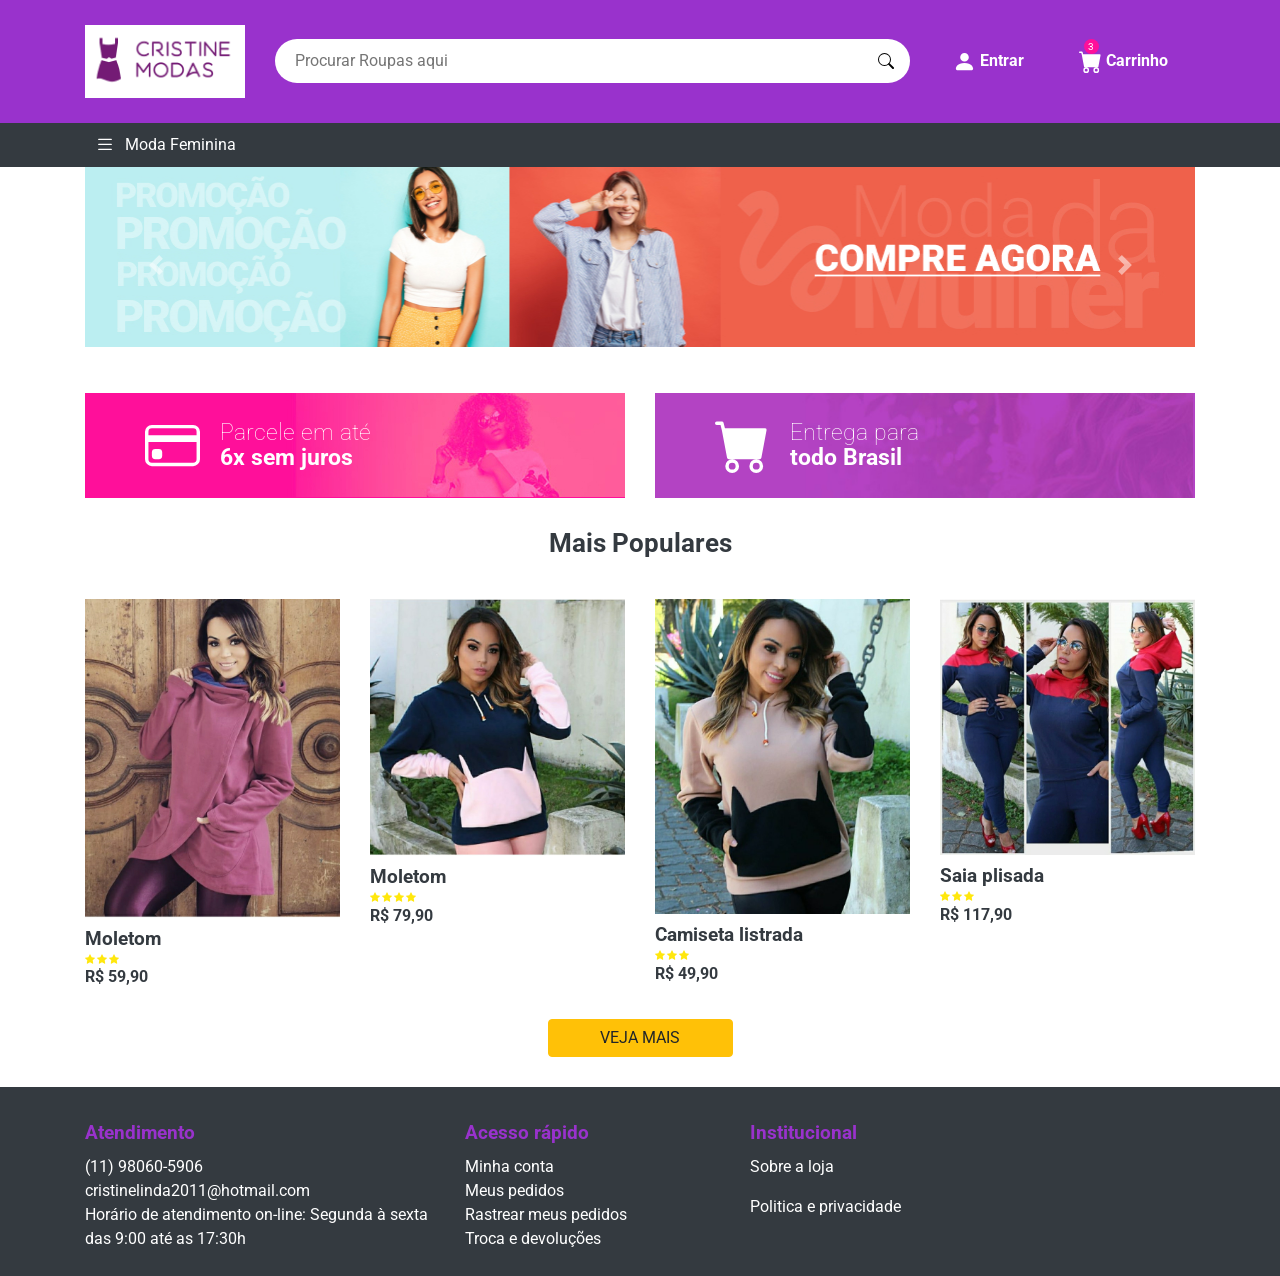
<file: TCC-main/index.html>
<!DOCTYPE html>
<html lang="pt-br">

<head>
  <meta charset="UTF-8">
  <meta name="viewport" content="width=device-width, initial-scale=1.0">

  <title>Wall Tech</title>

  <!-- Favicons -->
  <meta name="msapplication-TileColor" content="#FFC107">
  <meta name="msapplication-TileImage" content="./assets/images/favicons/ms-icon-144x144.png">
  <meta name="theme-color" content="#FFC107">
  <!-- end Favicons -->

  <!-- Css -->
  <link rel="stylesheet" href="./assets/css/style.css">
</head>

<body>

  <!-- header -->
  <header class="container-fluid">
    <!-- container -->
    <section class="container">
      <!-- row -->
      <article class="row d-flex align-items-center">

        <!-- logo -->
        <a href="" class="col-md-2 d-flex justify-content-center">
          <img src="./assets/images/favico.png" class="img-fluid" alt="Logo da empresa - Moda da Mulher">
        </a>

        <!-- buscador -->
        <form action="#" class="col-md-7 d-flex align-items-center">
          <input type="text" name="name" placeholder="Procurar Roupas aqui">

          <button class="d-flex align-items-center">
            <svg width="1em" height="1em" viewBox="0 0 16 16" class="bi bi-search" fill="currentColor"
              xmlns="http://www.w3.org/2000/svg">
              <path fill-rule="evenodd"
                d="M10.442 10.442a1 1 0 0 1 1.415 0l3.85 3.85a1 1 0 0 1-1.414 1.415l-3.85-3.85a1 1 0 0 1 0-1.415z" />
              <path fill-rule="evenodd"
                d="M6.5 12a5.5 5.5 0 1 0 0-11 5.5 5.5 0 0 0 0 11zM13 6.5a6.5 6.5 0 1 1-13 0 6.5 6.5 0 0 1 13 0z" />
            </svg>
          </button>
        </form>

        <!-- administrativo do cliente -->
        <ul class="col-md-3 nav d-flex align-items-center justify-content-around">
          <li class="nav-item">
            <a href="#">
              <svg width="1em" height="1em" viewBox="0 0 16 16" class="bi bi-person-fill" fill="currentColor"
                xmlns="http://www.w3.org/2000/svg">
                <path fill-rule="evenodd"
                  d="M3 14s-1 0-1-1 1-4 6-4 6 3 6 4-1 1-1 1H3zm5-6a3 3 0 1 0 0-6 3 3 0 0 0 0 6z" />
              </svg>

              Entrar
            </a>
          </li>

          <li class="nav-item">
            <span class="notificacao d-flex align-items-center justify-content-center">3</span>
            <a href="#">
              <svg width="1em" height="1em" viewBox="0 0 16 16" class="bi bi-cart-fill" fill="currentColor"
                xmlns="http://www.w3.org/2000/svg">
                <path fill-rule="evenodd"
                  d="M0 1.5A.5.5 0 0 1 .5 1H2a.5.5 0 0 1 .485.379L2.89 3H14.5a.5.5 0 0 1 .491.592l-1.5 8A.5.5 0 0 1 13 12H4a.5.5 0 0 1-.491-.408L2.01 3.607 1.61 2H.5a.5.5 0 0 1-.5-.5zM5 12a2 2 0 1 0 0 4 2 2 0 0 0 0-4zm7 0a2 2 0 1 0 0 4 2 2 0 0 0 0-4zm-7 1a1 1 0 1 0 0 2 1 1 0 0 0 0-2zm7 0a1 1 0 1 0 0 2 1 1 0 0 0 0-2z" />
              </svg>
              Carrinho
            </a>
          </li>
        </ul>
        <!-- end administrativo do cliente -->

      </article>
      <!-- row -->
    </section>
    <!-- end container -->
  </header>
  <!-- end header -->

  <!-- menu do site -->
  <nav class="container-fluid nav-produtos">
    <!-- container -->
    <section class="container">
      <!-- menu -->
      <ul class="nav">
        <!-- lista de itens -->
        <li class="col-xl-2 col-lg-3 col-md-12 nav-item d-flex align-items-center">
          <svg width="1em" height="1em" viewBox="0 0 16 16" class="bi bi-list" fill="currentColor"
            xmlns="http://www.w3.org/2000/svg">
            <path fill-rule="evenodd"
              d="M2.5 11.5A.5.5 0 0 1 3 11h10a.5.5 0 0 1 0 1H3a.5.5 0 0 1-.5-.5zm0-4A.5.5 0 0 1 3 7h10a.5.5 0 0 1 0 1H3a.5.5 0 0 1-.5-.5zm0-4A.5.5 0 0 1 3 3h10a.5.5 0 0 1 0 1H3a.5.5 0 0 1-.5-.5z" />
          </svg>
          Moda Feminina

          <!-- submenu -->
          <ul class="nav flex-column">
            <li class="nav-item">
              <a href="log1.html">
                <a href="select_menu.html">Calças</a>
              </a>
            </li>

            <li class="nav-item">
              <a href="#">
                <a href="select_menu2.html">Moletom</a>
              </a>
            </li>

            <li class="nav-item">
              <a href="#">
                <a href="select_menu3.html">Bermudas</a>
              </a>
            </li>
            <li class="nav-item">
              <a href="#">
                <a href="select_menu2.html">Conjuntos</a>
              </a>
            </li>
          <!-- end submenu -->
        </li>

    </section>
  </nav>
  <!-- main -->
  <main>
    <!-- banners promocionais rotativos  -->
    <section id="banners-promocionais" class="container carousel slide" data-ride="carousel">
      <!-- imagens -->
      <article class="carousel-inner">
        <figure class="carousel-item active">
          <img src="./assets/images/banner-1.jpg" class="d-block w-100" alt="Banner Promocional lançamento verão">
        </figure>

        <figure class="carousel-item">
          <img src="./assets/images/banner-2.jpg" class="d-block w-100" alt="Banner Promocional diversos itens da loja">
        </figure>
      </article>

      <!-- prev -->
      <a class="carousel-control-prev" href="#banners-promocionais" role="button" data-slide="prev">
        <span class="carousel-control-prev-icon" aria-hidden="true"></span>
        <span class="sr-only">Previous</span>
      </a>
      <!-- next -->
      <a class="carousel-control-next" href="#banners-promocionais" role="button" data-slide="next">
        <span class="carousel-control-next-icon" aria-hidden="true"></span>
        <span class="sr-only">Next</span>
      </a>
    </section>
    <!-- banners promocionais rotativos  -->

    <!-- banners promocionais com 6 colunas -->
    <section class="container banners-promocionais-statico">
      <!-- row -->
      <section class="row">
        <!-- banner -->
        <article class="col-md-6">
          <div class="banners-promocionais-statico-12x d-flex align-items-center">
            <svg width="1em" height="1em" viewBox="0 0 16 16" class="bi bi-credit-card" fill="currentColor"
              xmlns="http://www.w3.org/2000/svg">
              <path fill-rule="evenodd"
                d="M0 4a2 2 0 0 1 2-2h12a2 2 0 0 1 2 2v8a2 2 0 0 1-2 2H2a2 2 0 0 1-2-2V4zm2-1a1 1 0 0 0-1 1v1h14V4a1 1 0 0 0-1-1H2zm13 4H1v5a1 1 0 0 0 1 1h12a1 1 0 0 0 1-1V7z" />
              <path d="M2 10a1 1 0 0 1 1-1h1a1 1 0 0 1 1 1v1a1 1 0 0 1-1 1H3a1 1 0 0 1-1-1v-1z" />
            </svg>

            <p>
              Parcele em até<br>
              <strong>6x sem juros</strong>
            </p>
          </div>
        </article>

        <!-- banner -->
        <article class="col-md-6">
          <div class="banners-promocionais-statico-todo-br d-flex align-items-center">
            <svg width="1em" height="1em" viewBox="0 0 16 16" class="bi bi-cart-fill" fill="currentColor"
              xmlns="http://www.w3.org/2000/svg">
              <path fill-rule="evenodd"
                d="M0 1.5A.5.5 0 0 1 .5 1H2a.5.5 0 0 1 .485.379L2.89 3H14.5a.5.5 0 0 1 .491.592l-1.5 8A.5.5 0 0 1 13 12H4a.5.5 0 0 1-.491-.408L2.01 3.607 1.61 2H.5a.5.5 0 0 1-.5-.5zM5 12a2 2 0 1 0 0 4 2 2 0 0 0 0-4zm7 0a2 2 0 1 0 0 4 2 2 0 0 0 0-4zm-7 1a1 1 0 1 0 0 2 1 1 0 0 0 0-2zm7 0a1 1 0 1 0 0 2 1 1 0 0 0 0-2z" />
            </svg>
            <p>
              Entrega para<br>
              <strong>todo Brasil</strong>
            </p>
          </div>
        </article>
      </section>
    </section>
    <!-- end banners promocionais com 6 colunas -->
    <!-- container produtos -->
    <section class="container produtos">
      <!-- title -->
      <h1 class="text-center">Mais Populares</h1>

      <!-- listagem dos produto s -->
      <article class="row">

        <!-- produtos -->
        <a href="log1.html" class="produtos-container col-md-3">
          <!-- imagem do produto -->
          <img src="./assets/images/Modelo_WallTech/Modelo_1.jpeg" class="img-fluid" alt="Cropped rosa">

          <!-- itens do produto -->
          <article class="produtos-itens">
            <!-- title produto -->
            <h2>Moletom</h2>

            <!-- stars -->
            <div class="produtos-stars">
              <svg width="1em" height="1em" viewBox="0 0 16 16" class="bi bi-star-fill" fill="currentColor"
                xmlns="http://www.w3.org/2000/svg">
                <path
                  d="M3.612 15.443c-.386.198-.824-.149-.746-.592l.83-4.73L.173 6.765c-.329-.314-.158-.888.283-.95l4.898-.696L7.538.792c.197-.39.73-.39.927 0l2.184 4.327 4.898.696c.441.062.612.636.283.95l-3.523 3.356.83 4.73c.078.443-.36.79-.746.592L8 13.187l-4.389 2.256z" />
              </svg>

              <svg width="1em" height="1em" viewBox="0 0 16 16" class="bi bi-star-fill" fill="currentColor"
                xmlns="http://www.w3.org/2000/svg">
                <path
                  d="M3.612 15.443c-.386.198-.824-.149-.746-.592l.83-4.73L.173 6.765c-.329-.314-.158-.888.283-.95l4.898-.696L7.538.792c.197-.39.73-.39.927 0l2.184 4.327 4.898.696c.441.062.612.636.283.95l-3.523 3.356.83 4.73c.078.443-.36.79-.746.592L8 13.187l-4.389 2.256z" />
              </svg>

              <svg width="1em" height="1em" viewBox="0 0 16 16" class="bi bi-star-fill" fill="currentColor"
                xmlns="http://www.w3.org/2000/svg">
                <path
                  d="M3.612 15.443c-.386.198-.824-.149-.746-.592l.83-4.73L.173 6.765c-.329-.314-.158-.888.283-.95l4.898-.696L7.538.792c.197-.39.73-.39.927 0l2.184 4.327 4.898.696c.441.062.612.636.283.95l-3.523 3.356.83 4.73c.078.443-.36.79-.746.592L8 13.187l-4.389 2.256z" />
              </svg>
            </div>

            <!-- preco -->
            <strong class="produtos-preco">
              R$ 59,90
            </strong>
          </article>
          <!-- end itens do produto -->
        </a>
        <!-- end produtos -->

        <!-- produtos -->
        <a href="log2.html" class="produtos-container col-md-3">
          <!-- imagem do produto -->
          <img src="./assets/images/Modelo_WallTech/Modelo_2.jpeg" class="img-fluid" alt="Camiseta manga comprida">

          <!-- itens do produto -->
          <article class="produtos-itens">
            <!-- title produto -->
            <h2>Moletom</h2>

            <!-- stars -->
            <div class="produtos-stars">
              <svg width="1em" height="1em" viewBox="0 0 16 16" class="bi bi-star-fill" fill="currentColor"
                xmlns="http://www.w3.org/2000/svg">
                <path
                  d="M3.612 15.443c-.386.198-.824-.149-.746-.592l.83-4.73L.173 6.765c-.329-.314-.158-.888.283-.95l4.898-.696L7.538.792c.197-.39.73-.39.927 0l2.184 4.327 4.898.696c.441.062.612.636.283.95l-3.523 3.356.83 4.73c.078.443-.36.79-.746.592L8 13.187l-4.389 2.256z" />
              </svg>

              <svg width="1em" height="1em" viewBox="0 0 16 16" class="bi bi-star-fill" fill="currentColor"
                xmlns="http://www.w3.org/2000/svg">
                <path
                  d="M3.612 15.443c-.386.198-.824-.149-.746-.592l.83-4.73L.173 6.765c-.329-.314-.158-.888.283-.95l4.898-.696L7.538.792c.197-.39.73-.39.927 0l2.184 4.327 4.898.696c.441.062.612.636.283.95l-3.523 3.356.83 4.73c.078.443-.36.79-.746.592L8 13.187l-4.389 2.256z" />
              </svg>

              <svg width="1em" height="1em" viewBox="0 0 16 16" class="bi bi-star-fill" fill="currentColor"
                xmlns="http://www.w3.org/2000/svg">
                <path
                  d="M3.612 15.443c-.386.198-.824-.149-.746-.592l.83-4.73L.173 6.765c-.329-.314-.158-.888.283-.95l4.898-.696L7.538.792c.197-.39.73-.39.927 0l2.184 4.327 4.898.696c.441.062.612.636.283.95l-3.523 3.356.83 4.73c.078.443-.36.79-.746.592L8 13.187l-4.389 2.256z" />
              </svg>

              <svg width="1em" height="1em" viewBox="0 0 16 16" class="bi bi-star-fill" fill="currentColor"
                xmlns="http://www.w3.org/2000/svg">
                <path
                  d="M3.612 15.443c-.386.198-.824-.149-.746-.592l.83-4.73L.173 6.765c-.329-.314-.158-.888.283-.95l4.898-.696L7.538.792c.197-.39.73-.39.927 0l2.184 4.327 4.898.696c.441.062.612.636.283.95l-3.523 3.356.83 4.73c.078.443-.36.79-.746.592L8 13.187l-4.389 2.256z" />
              </svg>
            </div>

            <!-- preco -->
            <strong class="produtos-preco">
              R$ 79,90
            </strong>
          </article>
          <!-- end itens do produto -->
        </a>
        <!-- end produtos -->

        <!-- produtos -->
        <a href="log3.html" class="produtos-container col-md-3">
          <!-- imagem do produto -->
          <img src="./assets/images/Modelo_WallTech/Modelo_3.jpeg" class="img-fluid" alt="Camiseta listrada">

          <!-- itens do produto -->
          <article class="produtos-itens">
            <!-- title produto -->
            <h2>Camiseta listrada</h2>

            <!-- stars -->
            <div class="produtos-stars">
              <svg width="1em" height="1em" viewBox="0 0 16 16" class="bi bi-star-fill" fill="currentColor"
                xmlns="http://www.w3.org/2000/svg">
                <path
                  d="M3.612 15.443c-.386.198-.824-.149-.746-.592l.83-4.73L.173 6.765c-.329-.314-.158-.888.283-.95l4.898-.696L7.538.792c.197-.39.73-.39.927 0l2.184 4.327 4.898.696c.441.062.612.636.283.95l-3.523 3.356.83 4.73c.078.443-.36.79-.746.592L8 13.187l-4.389 2.256z" />
              </svg>

              <svg width="1em" height="1em" viewBox="0 0 16 16" class="bi bi-star-fill" fill="currentColor"
                xmlns="http://www.w3.org/2000/svg">
                <path
                  d="M3.612 15.443c-.386.198-.824-.149-.746-.592l.83-4.73L.173 6.765c-.329-.314-.158-.888.283-.95l4.898-.696L7.538.792c.197-.39.73-.39.927 0l2.184 4.327 4.898.696c.441.062.612.636.283.95l-3.523 3.356.83 4.73c.078.443-.36.79-.746.592L8 13.187l-4.389 2.256z" />
              </svg>

              <svg width="1em" height="1em" viewBox="0 0 16 16" class="bi bi-star-fill" fill="currentColor"
                xmlns="http://www.w3.org/2000/svg">
                <path
                  d="M3.612 15.443c-.386.198-.824-.149-.746-.592l.83-4.73L.173 6.765c-.329-.314-.158-.888.283-.95l4.898-.696L7.538.792c.197-.39.73-.39.927 0l2.184 4.327 4.898.696c.441.062.612.636.283.95l-3.523 3.356.83 4.73c.078.443-.36.79-.746.592L8 13.187l-4.389 2.256z" />
              </svg>
            </div>

            <!-- preco -->
            <strong class="produtos-preco">
              R$ 49,90
            </strong>
          </article>
          <!-- end itens do produto -->
        </a>
        <!-- end produtos -->

        <!-- produtos -->
        <a href="log4.html" class="produtos-container col-md-3">
          <!-- imagem do produto -->
          <img src="./assets/images/Modelo_WallTech/Modelo_4.jpeg" class="img-fluid" alt="Saia plisada">

          <!-- itens do produto -->
          <article class="produtos-itens">
            <!-- title produto -->
            <h2>Saia plisada</h2>

            <!-- stars -->
            <div class="produtos-stars">
              <svg width="1em" height="1em" viewBox="0 0 16 16" class="bi bi-star-fill" fill="currentColor"
                xmlns="http://www.w3.org/2000/svg">
                <path
                  d="M3.612 15.443c-.386.198-.824-.149-.746-.592l.83-4.73L.173 6.765c-.329-.314-.158-.888.283-.95l4.898-.696L7.538.792c.197-.39.73-.39.927 0l2.184 4.327 4.898.696c.441.062.612.636.283.95l-3.523 3.356.83 4.73c.078.443-.36.79-.746.592L8 13.187l-4.389 2.256z" />
              </svg>

              <svg width="1em" height="1em" viewBox="0 0 16 16" class="bi bi-star-fill" fill="currentColor"
                xmlns="http://www.w3.org/2000/svg">
                <path
                  d="M3.612 15.443c-.386.198-.824-.149-.746-.592l.83-4.73L.173 6.765c-.329-.314-.158-.888.283-.95l4.898-.696L7.538.792c.197-.39.73-.39.927 0l2.184 4.327 4.898.696c.441.062.612.636.283.95l-3.523 3.356.83 4.73c.078.443-.36.79-.746.592L8 13.187l-4.389 2.256z" />
              </svg>

              <svg width="1em" height="1em" viewBox="0 0 16 16" class="bi bi-star-fill" fill="currentColor"
                xmlns="http://www.w3.org/2000/svg">
                <path
                  d="M3.612 15.443c-.386.198-.824-.149-.746-.592l.83-4.73L.173 6.765c-.329-.314-.158-.888.283-.95l4.898-.696L7.538.792c.197-.39.73-.39.927 0l2.184 4.327 4.898.696c.441.062.612.636.283.95l-3.523 3.356.83 4.73c.078.443-.36.79-.746.592L8 13.187l-4.389 2.256z" />
              </svg>
            </div>

            <!-- preco -->
            <strong class="produtos-preco">
              R$ 117,90
            </strong>
          </article>
          <!-- end itens do produto -->
        </a>
        <!-- end produtos -->

      </article>
      <!-- listagem dos produtos -->

      <div class="d-flex justify-content-center">
        <a href="./camisetas.html" class="btn btn-warning col-md-2">VEJA MAIS</a>
      </div>
    </section>
    <!-- end container produtos -->
  </main>
  <!-- end main -->

  <!-- Footer -->
  <footer class="container-fluid">
    <!-- container -->
    <section class="container">
      <!-- menus -->
      <section class="row">
        <!-- atendimento -->
        <article class="col-md-4">
          <h4>
            Atendimento
          </h4>
          <!-- links -->
          <ul class="nav flex-column">
            <li class="nav-item">
              <a href="tel:+5511999999999">(11) 98060-5906</a>
            </li>

            <li class="nav-item">
              <a href="mailto:contato@sualoja.com.br">cristinelinda2011@hotmail.com</a>
            </li>

            <li class="nav-item">
              Horário de atendimento on-line: Segunda à sexta das 9:00 até as 17:30h
            </li>
          </ul>
        </article>
        <!-- end atendimento -->

        <!-- acesso rápido -->
        <article class="col-md-3">
          <h4>
            Acesso rápido
          </h4>
          <!-- links -->
          <ul class="nav flex-column">
            <li class="nav-item">
              <a href="#">Minha conta</a>
            </li>

            <li class="nav-item">
              <a href="#">Meus pedidos</a>
            </li>

            <li class="nav-item">
              <a href="#">Rastrear meus pedidos</a>
            </li>

            <li class="nav-item">
              <a>Troca e devoluções</a>
              
            </li>
          </ul>
        </article>
        <!-- end acesso rápido -->

        <!-- institucional -->
        <article class="col-md-3">
          <h4>
            Institucional
          </h4>
          <!-- links -->
          <ul class="nav flex-column">
            <li class="nav-item">
              <a >Sobre a loja</a>
           <p>
           
            </li>

            <li class="nav-item">
              <a >Politica e privacidade</a>
              
            </li>
          </ul>
        </article>
        <!-- end institucional -->

        
      </section>
      <!-- end menus -->
    </section>
    <!-- end container -->

  </footer>
  <!-- end Footer-->

  <!-- Arquivos Bootstrap -->
  <script src="./assets/js/jquery.js"></script>
  <script src="./assets/js/popper.js"></script>
  <script src="./assets/js/bootstrap.js"></script>
</body>

</html>
</file>
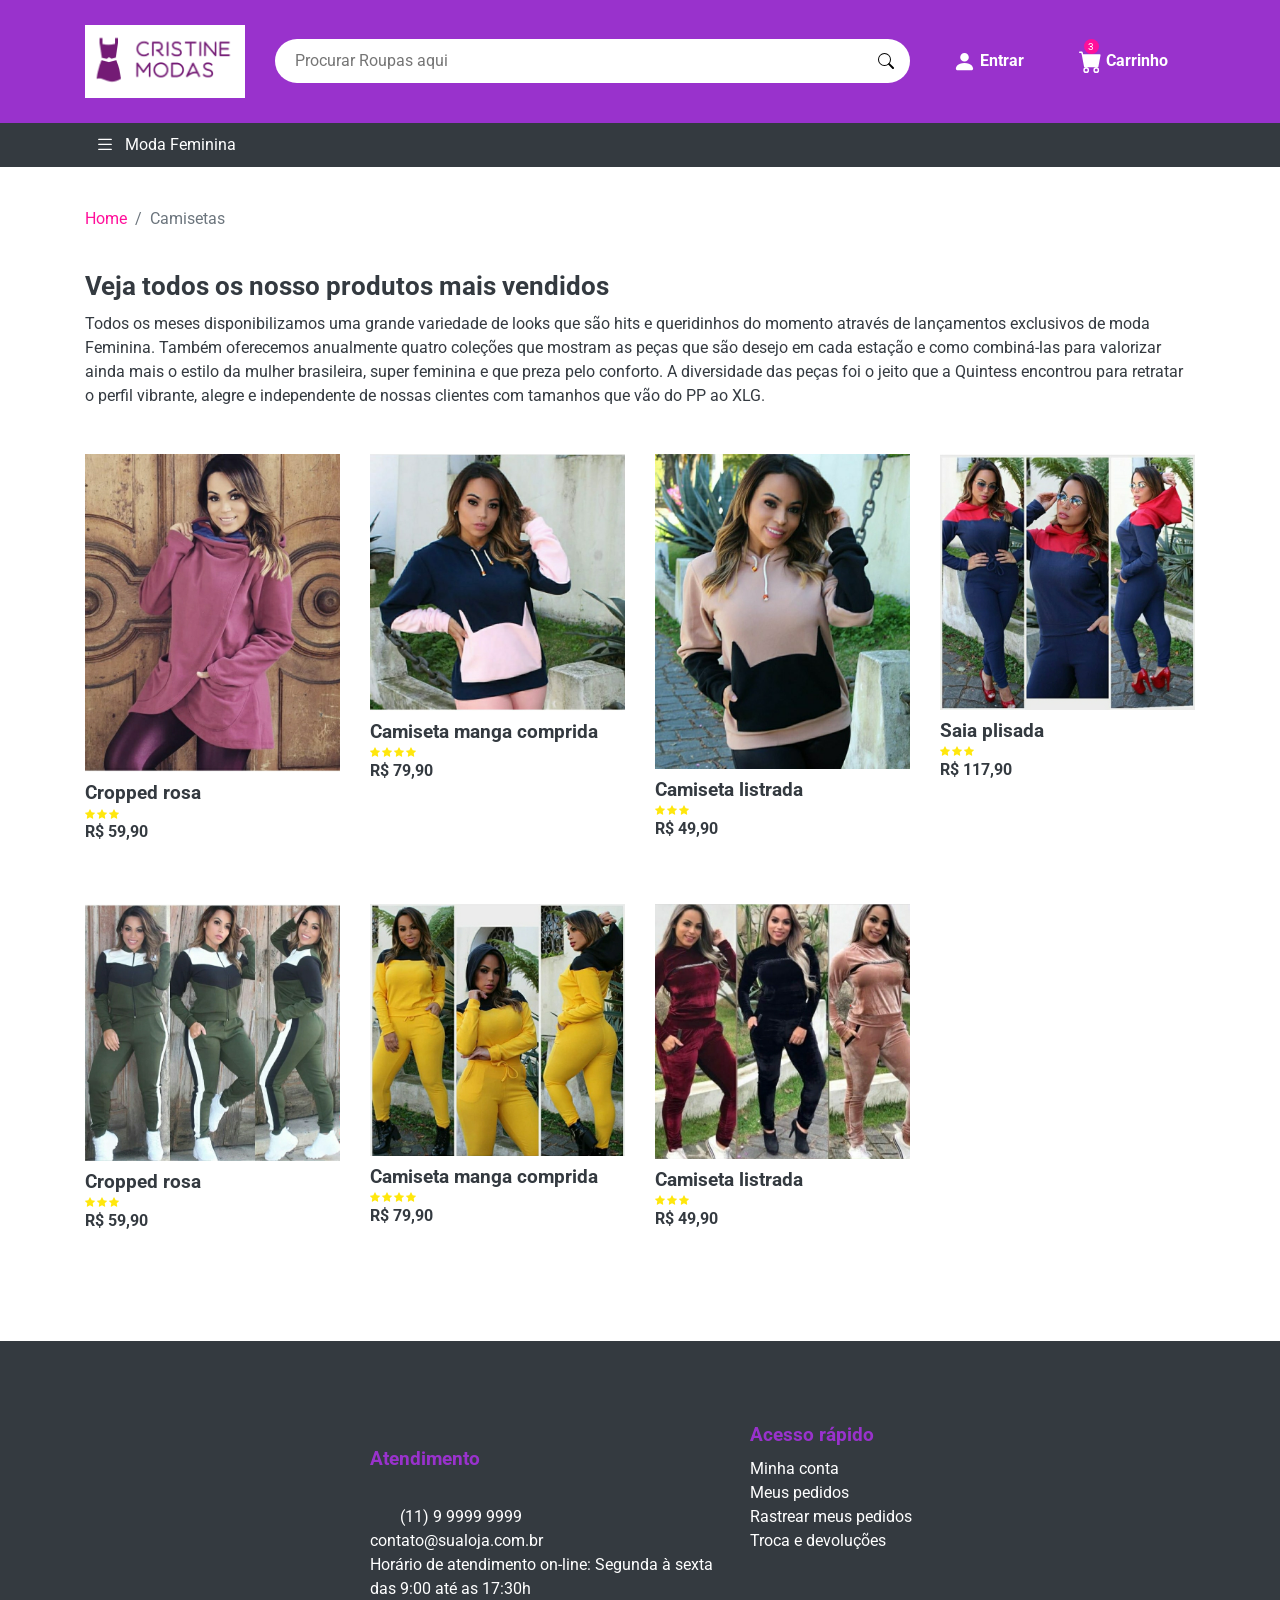
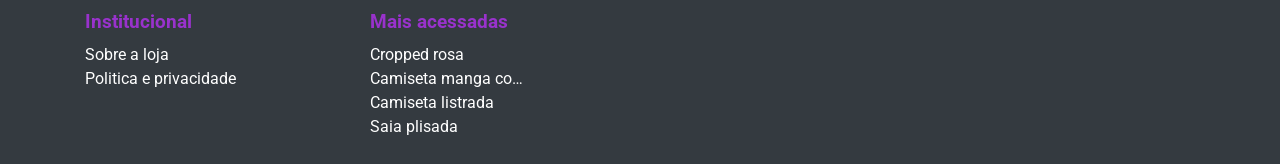
<file: TCC-main/camisetas.html>
<!DOCTYPE html>
<html lang="pt-br">

<head>
  <meta charset="UTF-8">
  <meta name="viewport" content="width=device-width, initial-scale=1.0">

  <title>Loja Virtual - Camisetas</title>

  <!-- Favicons -->
  <meta name="msapplication-TileColor" content="#FFC107">
  <meta name="msapplication-TileImage" content="./assets/images/favicons/ms-icon-144x144.png">
  <meta name="theme-color" content="#FFC107">
  <!-- end Favicons -->

  <!-- Css -->
  <link rel="stylesheet" href="./assets/css/style.css">
</head>

<body>

  <!-- header -->
  <header class="container-fluid">
    <!-- container -->
    <section class="container">
      <!-- row -->
      <article class="row d-flex align-items-center">

        <!-- logo -->
        <a href="./" class="col-md-2 d-flex justify-content-center">
          <img src="./assets/images/favico.png" class="img-fluid" alt="Logo da empresa - Moda da Mulher">
        </a>

        <!-- buscador -->
        <form action="#" class="col-md-7 d-flex align-items-center">
          <input type="text" name="name" placeholder="Procurar Roupas aqui">

          <button class="d-flex align-items-center">
            <svg width="1em" height="1em" viewBox="0 0 16 16" class="bi bi-search" fill="currentColor"
              xmlns="http://www.w3.org/2000/svg">
              <path fill-rule="evenodd"
                d="M10.442 10.442a1 1 0 0 1 1.415 0l3.85 3.85a1 1 0 0 1-1.414 1.415l-3.85-3.85a1 1 0 0 1 0-1.415z" />
              <path fill-rule="evenodd"
                d="M6.5 12a5.5 5.5 0 1 0 0-11 5.5 5.5 0 0 0 0 11zM13 6.5a6.5 6.5 0 1 1-13 0 6.5 6.5 0 0 1 13 0z" />
            </svg>
          </button>
        </form>

        <!-- administrativo do cliente -->
        <ul class="col-md-3 nav d-flex align-items-center justify-content-around">
          <li class="nav-item">
            <a href="#">
              <svg width="1em" height="1em" viewBox="0 0 16 16" class="bi bi-person-fill" fill="currentColor"
                xmlns="http://www.w3.org/2000/svg">
                <path fill-rule="evenodd"
                  d="M3 14s-1 0-1-1 1-4 6-4 6 3 6 4-1 1-1 1H3zm5-6a3 3 0 1 0 0-6 3 3 0 0 0 0 6z" />
              </svg>

              Entrar
            </a>
          </li>

          <li class="nav-item">
            <span class="notificacao d-flex align-items-center justify-content-center">3</span>
            <a href="#">
              <svg width="1em" height="1em" viewBox="0 0 16 16" class="bi bi-cart-fill" fill="currentColor"
                xmlns="http://www.w3.org/2000/svg">
                <path fill-rule="evenodd"
                  d="M0 1.5A.5.5 0 0 1 .5 1H2a.5.5 0 0 1 .485.379L2.89 3H14.5a.5.5 0 0 1 .491.592l-1.5 8A.5.5 0 0 1 13 12H4a.5.5 0 0 1-.491-.408L2.01 3.607 1.61 2H.5a.5.5 0 0 1-.5-.5zM5 12a2 2 0 1 0 0 4 2 2 0 0 0 0-4zm7 0a2 2 0 1 0 0 4 2 2 0 0 0 0-4zm-7 1a1 1 0 1 0 0 2 1 1 0 0 0 0-2zm7 0a1 1 0 1 0 0 2 1 1 0 0 0 0-2z" />
              </svg>
              Carrinho
            </a>
          </li>
        </ul>
        <!-- end administrativo do cliente -->

      </article>
      <!-- row -->
    </section>
    <!-- end container -->
  </header>
  <!-- end header -->

  <!-- menu do site -->
  <nav class="container-fluid nav-produtos">
    <!-- container -->
    <section class="container">
      <!-- menu -->
      <ul class="nav">
        <!-- lista de itens -->
        <li class="col-xl-2 col-lg-3 col-md-12 nav-item d-flex align-items-center">
          <svg width="1em" height="1em" viewBox="0 0 16 16" class="bi bi-list" fill="currentColor"
            xmlns="http://www.w3.org/2000/svg">
            <path fill-rule="evenodd"
              d="M2.5 11.5A.5.5 0 0 1 3 11h10a.5.5 0 0 1 0 1H3a.5.5 0 0 1-.5-.5zm0-4A.5.5 0 0 1 3 7h10a.5.5 0 0 1 0 1H3a.5.5 0 0 1-.5-.5zm0-4A.5.5 0 0 1 3 3h10a.5.5 0 0 1 0 1H3a.5.5 0 0 1-.5-.5z" />
          </svg>
          Moda Feminina

          <!-- submenu -->
          <ul class="nav flex-column">
            <li class="nav-item">
              <a href="#">
                Lançamentos
              </a>
            </li>

            <li class="nav-item">
              <a href="#">
                Plus Size
              </a>
            </li>

            <li class="nav-item">
              <a href="#">
                Moda Praia
              </a>
            </li>
          <!-- end submenu -->
        </li>
      <!-- menu -->
    </section>
    <!-- end container -->
  </nav>
  <!-- end menu do site -->

  <!-- main -->
  <main>


    <!-- container produtos -->
    <section class="container produtos">

      <nav aria-label="breadcrumb">
        <ol class="breadcrumb">
          <li class="breadcrumb-item"><a href="./">Home</a></li>
          <li class="breadcrumb-item active" aria-current="page">Camisetas</li>
        </ol>
      </nav>

      <!-- title -->
      <h1>Veja todos os nosso produtos mais vendidos</h1>
      <p>
        Todos os meses disponibilizamos uma grande variedade de looks que são hits e queridinhos do momento através de
        lançamentos exclusivos de moda Feminina. Também oferecemos anualmente quatro coleções que mostram as peças que
        são desejo em cada estação e como combiná-las para valorizar ainda mais o estilo da mulher brasileira, super
        feminina e que preza pelo conforto. A diversidade das peças foi o jeito que a Quintess encontrou para retratar o
        perfil vibrante, alegre e independente de nossas clientes com tamanhos que vão do PP ao XLG.
      </p>
      <!-- listagem dos produtos -->
      <article class="row">

        <!-- produtos -->
        <a href="log1.html" class="produtos-container col-md-3">
          <!-- imagem do produto -->
          <img src="./assets/images/Modelo_WallTech/Modelo_1.jpeg" class="img-fluid" alt="Cropped rosa" width="300px" height="300px">

          <!-- itens do produto -->
          <article class="produtos-itens">
            <!-- title produto -->
            <h2>Cropped rosa</h2>

            <!-- stars -->
            <div class="produtos-stars">
              <svg width="1em" height="1em" viewBox="0 0 16 16" class="bi bi-star-fill" fill="currentColor"
                xmlns="http://www.w3.org/2000/svg">
                <path
                  d="M3.612 15.443c-.386.198-.824-.149-.746-.592l.83-4.73L.173 6.765c-.329-.314-.158-.888.283-.95l4.898-.696L7.538.792c.197-.39.73-.39.927 0l2.184 4.327 4.898.696c.441.062.612.636.283.95l-3.523 3.356.83 4.73c.078.443-.36.79-.746.592L8 13.187l-4.389 2.256z" />
              </svg>

              <svg width="1em" height="1em" viewBox="0 0 16 16" class="bi bi-star-fill" fill="currentColor"
                xmlns="http://www.w3.org/2000/svg">
                <path
                  d="M3.612 15.443c-.386.198-.824-.149-.746-.592l.83-4.73L.173 6.765c-.329-.314-.158-.888.283-.95l4.898-.696L7.538.792c.197-.39.73-.39.927 0l2.184 4.327 4.898.696c.441.062.612.636.283.95l-3.523 3.356.83 4.73c.078.443-.36.79-.746.592L8 13.187l-4.389 2.256z" />
              </svg>

              <svg width="1em" height="1em" viewBox="0 0 16 16" class="bi bi-star-fill" fill="currentColor"
                xmlns="http://www.w3.org/2000/svg">
                <path
                  d="M3.612 15.443c-.386.198-.824-.149-.746-.592l.83-4.73L.173 6.765c-.329-.314-.158-.888.283-.95l4.898-.696L7.538.792c.197-.39.73-.39.927 0l2.184 4.327 4.898.696c.441.062.612.636.283.95l-3.523 3.356.83 4.73c.078.443-.36.79-.746.592L8 13.187l-4.389 2.256z" />
              </svg>
            </div>

            <!-- preco -->
            <strong class="produtos-preco">
              R$ 59,90
            </strong>
          </article>
          <!-- end itens do produto -->
        </a>
        <!-- end produtos -->

        <!-- produtos -->
        <a href="log2.html" class="produtos-container col-md-3">
          <!-- imagem do produto -->
          <img src="./assets/images/Modelo_WallTech/Modelo_2.jpeg" class="img-fluid" alt="Camiseta manga comprida" min-width='300px'>

          <!-- itens do produto -->
          <article class="produtos-itens">
            <!-- title produto -->
            <h2>Camiseta manga comprida</h2>

            <!-- stars -->
            <div class="produtos-stars">
              <svg width="1em" height="1em" viewBox="0 0 16 16" class="bi bi-star-fill" fill="currentColor"
                xmlns="http://www.w3.org/2000/svg">
                <path
                  d="M3.612 15.443c-.386.198-.824-.149-.746-.592l.83-4.73L.173 6.765c-.329-.314-.158-.888.283-.95l4.898-.696L7.538.792c.197-.39.73-.39.927 0l2.184 4.327 4.898.696c.441.062.612.636.283.95l-3.523 3.356.83 4.73c.078.443-.36.79-.746.592L8 13.187l-4.389 2.256z" />
              </svg>

              <svg width="1em" height="1em" viewBox="0 0 16 16" class="bi bi-star-fill" fill="currentColor"
                xmlns="http://www.w3.org/2000/svg">
                <path
                  d="M3.612 15.443c-.386.198-.824-.149-.746-.592l.83-4.73L.173 6.765c-.329-.314-.158-.888.283-.95l4.898-.696L7.538.792c.197-.39.73-.39.927 0l2.184 4.327 4.898.696c.441.062.612.636.283.95l-3.523 3.356.83 4.73c.078.443-.36.79-.746.592L8 13.187l-4.389 2.256z" />
              </svg>

              <svg width="1em" height="1em" viewBox="0 0 16 16" class="bi bi-star-fill" fill="currentColor"
                xmlns="http://www.w3.org/2000/svg">
                <path
                  d="M3.612 15.443c-.386.198-.824-.149-.746-.592l.83-4.73L.173 6.765c-.329-.314-.158-.888.283-.95l4.898-.696L7.538.792c.197-.39.73-.39.927 0l2.184 4.327 4.898.696c.441.062.612.636.283.95l-3.523 3.356.83 4.73c.078.443-.36.79-.746.592L8 13.187l-4.389 2.256z" />
              </svg>

              <svg width="1em" height="1em" viewBox="0 0 16 16" class="bi bi-star-fill" fill="currentColor"
                xmlns="http://www.w3.org/2000/svg">
                <path
                  d="M3.612 15.443c-.386.198-.824-.149-.746-.592l.83-4.73L.173 6.765c-.329-.314-.158-.888.283-.95l4.898-.696L7.538.792c.197-.39.73-.39.927 0l2.184 4.327 4.898.696c.441.062.612.636.283.95l-3.523 3.356.83 4.73c.078.443-.36.79-.746.592L8 13.187l-4.389 2.256z" />
              </svg>
            </div>

            <!-- preco -->
            <strong class="produtos-preco">
              R$ 79,90
            </strong>
          </article>
          <!-- end itens do produto -->
        </a>
        <!-- end produtos -->

        <!-- produtos -->
        <a href="log3.html" class="produtos-container col-md-3">
          <!-- imagem do produto -->
          <img src="./assets/images/Modelo_WallTech/Modelo_3.jpeg" class="img-fluid" alt="Camiseta listrada">

          <!-- itens do produto -->
          <article class="produtos-itens">
            <!-- title produto -->
            <h2>Camiseta listrada</h2>

            <!-- stars -->
            <div class="produtos-stars">
              <svg width="1em" height="1em" viewBox="0 0 16 16" class="bi bi-star-fill" fill="currentColor"
                xmlns="http://www.w3.org/2000/svg">
                <path
                  d="M3.612 15.443c-.386.198-.824-.149-.746-.592l.83-4.73L.173 6.765c-.329-.314-.158-.888.283-.95l4.898-.696L7.538.792c.197-.39.73-.39.927 0l2.184 4.327 4.898.696c.441.062.612.636.283.95l-3.523 3.356.83 4.73c.078.443-.36.79-.746.592L8 13.187l-4.389 2.256z" />
              </svg>

              <svg width="1em" height="1em" viewBox="0 0 16 16" class="bi bi-star-fill" fill="currentColor"
                xmlns="http://www.w3.org/2000/svg">
                <path
                  d="M3.612 15.443c-.386.198-.824-.149-.746-.592l.83-4.73L.173 6.765c-.329-.314-.158-.888.283-.95l4.898-.696L7.538.792c.197-.39.73-.39.927 0l2.184 4.327 4.898.696c.441.062.612.636.283.95l-3.523 3.356.83 4.73c.078.443-.36.79-.746.592L8 13.187l-4.389 2.256z" />
              </svg>

              <svg width="1em" height="1em" viewBox="0 0 16 16" class="bi bi-star-fill" fill="currentColor"
                xmlns="http://www.w3.org/2000/svg">
                <path
                  d="M3.612 15.443c-.386.198-.824-.149-.746-.592l.83-4.73L.173 6.765c-.329-.314-.158-.888.283-.95l4.898-.696L7.538.792c.197-.39.73-.39.927 0l2.184 4.327 4.898.696c.441.062.612.636.283.95l-3.523 3.356.83 4.73c.078.443-.36.79-.746.592L8 13.187l-4.389 2.256z" />
              </svg>
            </div>

            <!-- preco -->
            <strong class="produtos-preco">
              R$ 49,90
            </strong>
          </article>
          <!-- end itens do produto -->
        </a>
        <!-- end produtos -->

        <!-- produtos -->
        <a href="log4.html" class="produtos-container col-md-3">
          <!-- imagem do produto -->
          <img src="./assets/images/Modelo_WallTech/Modelo_4.jpeg" class="img-fluid" alt="Saia plisada">

          <!-- itens do produto -->
          <article class="produtos-itens">
            <!-- title produto -->
            <h2>Saia plisada</h2>

            <!-- stars -->
            <div class="produtos-stars">
              <svg width="1em" height="1em" viewBox="0 0 16 16" class="bi bi-star-fill" fill="currentColor"
                xmlns="http://www.w3.org/2000/svg">
                <path
                  d="M3.612 15.443c-.386.198-.824-.149-.746-.592l.83-4.73L.173 6.765c-.329-.314-.158-.888.283-.95l4.898-.696L7.538.792c.197-.39.73-.39.927 0l2.184 4.327 4.898.696c.441.062.612.636.283.95l-3.523 3.356.83 4.73c.078.443-.36.79-.746.592L8 13.187l-4.389 2.256z" />
              </svg>

              <svg width="1em" height="1em" viewBox="0 0 16 16" class="bi bi-star-fill" fill="currentColor"
                xmlns="http://www.w3.org/2000/svg">
                <path
                  d="M3.612 15.443c-.386.198-.824-.149-.746-.592l.83-4.73L.173 6.765c-.329-.314-.158-.888.283-.95l4.898-.696L7.538.792c.197-.39.73-.39.927 0l2.184 4.327 4.898.696c.441.062.612.636.283.95l-3.523 3.356.83 4.73c.078.443-.36.79-.746.592L8 13.187l-4.389 2.256z" />
              </svg>

              <svg width="1em" height="1em" viewBox="0 0 16 16" class="bi bi-star-fill" fill="currentColor"
                xmlns="http://www.w3.org/2000/svg">
                <path
                  d="M3.612 15.443c-.386.198-.824-.149-.746-.592l.83-4.73L.173 6.765c-.329-.314-.158-.888.283-.95l4.898-.696L7.538.792c.197-.39.73-.39.927 0l2.184 4.327 4.898.696c.441.062.612.636.283.95l-3.523 3.356.83 4.73c.078.443-.36.79-.746.592L8 13.187l-4.389 2.256z" />
              </svg>
            </div>

            <!-- preco -->
            <strong class="produtos-preco">
              R$ 117,90
            </strong>
          </article>
          <!-- end itens do produto -->
        </a>
        <!-- end produtos -->

        <!-- produtos -->
        <a href="log5.html" class="produtos-container col-md-3">
          <!-- imagem do produto -->
          <img src="./assets/images/Modelo_WallTech/Modelo_5.jpeg" class="img-fluid" alt="Cropped rosa">

          <!-- itens do produto -->
          <article class="produtos-itens">
            <!-- title produto -->
            <h2>Cropped rosa</h2>

            <!-- stars -->
            <div class="produtos-stars">
              <svg width="1em" height="1em" viewBox="0 0 16 16" class="bi bi-star-fill" fill="currentColor"
                xmlns="http://www.w3.org/2000/svg">
                <path
                  d="M3.612 15.443c-.386.198-.824-.149-.746-.592l.83-4.73L.173 6.765c-.329-.314-.158-.888.283-.95l4.898-.696L7.538.792c.197-.39.73-.39.927 0l2.184 4.327 4.898.696c.441.062.612.636.283.95l-3.523 3.356.83 4.73c.078.443-.36.79-.746.592L8 13.187l-4.389 2.256z" />
              </svg>

              <svg width="1em" height="1em" viewBox="0 0 16 16" class="bi bi-star-fill" fill="currentColor"
                xmlns="http://www.w3.org/2000/svg">
                <path
                  d="M3.612 15.443c-.386.198-.824-.149-.746-.592l.83-4.73L.173 6.765c-.329-.314-.158-.888.283-.95l4.898-.696L7.538.792c.197-.39.73-.39.927 0l2.184 4.327 4.898.696c.441.062.612.636.283.95l-3.523 3.356.83 4.73c.078.443-.36.79-.746.592L8 13.187l-4.389 2.256z" />
              </svg>

              <svg width="1em" height="1em" viewBox="0 0 16 16" class="bi bi-star-fill" fill="currentColor"
                xmlns="http://www.w3.org/2000/svg">
                <path
                  d="M3.612 15.443c-.386.198-.824-.149-.746-.592l.83-4.73L.173 6.765c-.329-.314-.158-.888.283-.95l4.898-.696L7.538.792c.197-.39.73-.39.927 0l2.184 4.327 4.898.696c.441.062.612.636.283.95l-3.523 3.356.83 4.73c.078.443-.36.79-.746.592L8 13.187l-4.389 2.256z" />
              </svg>
            </div>

            <!-- preco -->
            <strong class="produtos-preco">
              R$ 59,90
            </strong>
          </article>
          <!-- end itens do produto -->
        </a>
        <!-- end produtos -->

        <!-- produtos -->
        <a href="log6.html" class="produtos-container col-md-3">
          <!-- imagem do produto -->
          <img src="./assets/images/Modelo_WallTech/Modelo_6.jpeg" class="img-fluid" alt="Camiseta manga comprida">

          <!-- itens do produto -->
          <article class="produtos-itens">
            <!-- title produto -->
            <h2>Camiseta manga comprida</h2>

            <!-- stars -->
            <div class="produtos-stars">
              <svg width="1em" height="1em" viewBox="0 0 16 16" class="bi bi-star-fill" fill="currentColor"
                xmlns="http://www.w3.org/2000/svg">
                <path
                  d="M3.612 15.443c-.386.198-.824-.149-.746-.592l.83-4.73L.173 6.765c-.329-.314-.158-.888.283-.95l4.898-.696L7.538.792c.197-.39.73-.39.927 0l2.184 4.327 4.898.696c.441.062.612.636.283.95l-3.523 3.356.83 4.73c.078.443-.36.79-.746.592L8 13.187l-4.389 2.256z" />
              </svg>

              <svg width="1em" height="1em" viewBox="0 0 16 16" class="bi bi-star-fill" fill="currentColor"
                xmlns="http://www.w3.org/2000/svg">
                <path
                  d="M3.612 15.443c-.386.198-.824-.149-.746-.592l.83-4.73L.173 6.765c-.329-.314-.158-.888.283-.95l4.898-.696L7.538.792c.197-.39.73-.39.927 0l2.184 4.327 4.898.696c.441.062.612.636.283.95l-3.523 3.356.83 4.73c.078.443-.36.79-.746.592L8 13.187l-4.389 2.256z" />
              </svg>

              <svg width="1em" height="1em" viewBox="0 0 16 16" class="bi bi-star-fill" fill="currentColor"
                xmlns="http://www.w3.org/2000/svg">
                <path
                  d="M3.612 15.443c-.386.198-.824-.149-.746-.592l.83-4.73L.173 6.765c-.329-.314-.158-.888.283-.95l4.898-.696L7.538.792c.197-.39.73-.39.927 0l2.184 4.327 4.898.696c.441.062.612.636.283.95l-3.523 3.356.83 4.73c.078.443-.36.79-.746.592L8 13.187l-4.389 2.256z" />
              </svg>

              <svg width="1em" height="1em" viewBox="0 0 16 16" class="bi bi-star-fill" fill="currentColor"
                xmlns="http://www.w3.org/2000/svg">
                <path
                  d="M3.612 15.443c-.386.198-.824-.149-.746-.592l.83-4.73L.173 6.765c-.329-.314-.158-.888.283-.95l4.898-.696L7.538.792c.197-.39.73-.39.927 0l2.184 4.327 4.898.696c.441.062.612.636.283.95l-3.523 3.356.83 4.73c.078.443-.36.79-.746.592L8 13.187l-4.389 2.256z" />
              </svg>
            </div>

            <!-- preco -->
            <strong class="produtos-preco">
              R$ 79,90
            </strong>
          </article>
          <!-- end itens do produto -->
        </a>
        <!-- end produtos -->

        <!-- produtos -->
        <a href="log7.html" class="produtos-container col-md-3">
          <!-- imagem do produto -->
          <img src="./assets/images/Modelo_WallTech/Modelo_7.jpeg" class="img-fluid" alt="Camiseta listrada">

          <!-- itens do produto -->
          <article class="produtos-itens">
            <!-- title produto -->
            <h2>Camiseta listrada</h2>

            <!-- stars -->
            <div class="produtos-stars">
              <svg width="1em" height="1em" viewBox="0 0 16 16" class="bi bi-star-fill" fill="currentColor"
                xmlns="http://www.w3.org/2000/svg">
                <path
                  d="M3.612 15.443c-.386.198-.824-.149-.746-.592l.83-4.73L.173 6.765c-.329-.314-.158-.888.283-.95l4.898-.696L7.538.792c.197-.39.73-.39.927 0l2.184 4.327 4.898.696c.441.062.612.636.283.95l-3.523 3.356.83 4.73c.078.443-.36.79-.746.592L8 13.187l-4.389 2.256z" />
              </svg>

              <svg width="1em" height="1em" viewBox="0 0 16 16" class="bi bi-star-fill" fill="currentColor"
                xmlns="http://www.w3.org/2000/svg">
                <path
                  d="M3.612 15.443c-.386.198-.824-.149-.746-.592l.83-4.73L.173 6.765c-.329-.314-.158-.888.283-.95l4.898-.696L7.538.792c.197-.39.73-.39.927 0l2.184 4.327 4.898.696c.441.062.612.636.283.95l-3.523 3.356.83 4.73c.078.443-.36.79-.746.592L8 13.187l-4.389 2.256z" />
              </svg>

              <svg width="1em" height="1em" viewBox="0 0 16 16" class="bi bi-star-fill" fill="currentColor"
                xmlns="http://www.w3.org/2000/svg">
                <path
                  d="M3.612 15.443c-.386.198-.824-.149-.746-.592l.83-4.73L.173 6.765c-.329-.314-.158-.888.283-.95l4.898-.696L7.538.792c.197-.39.73-.39.927 0l2.184 4.327 4.898.696c.441.062.612.636.283.95l-3.523 3.356.83 4.73c.078.443-.36.79-.746.592L8 13.187l-4.389 2.256z" />
              </svg>
            </div>

            <!-- preco -->
            <strong class="produtos-preco">
              R$ 49,90
            </strong>
          </article>
          <!-- end itens do produto -->

        <!-- end produtos -->

      </article>
      <!-- listagem dos produtos -->
      <!-- end container produtos -->
  </main>
  <!-- end main -->

  <!-- Footer -->
  <footer class="container-fluid">
    <!-- container -->
    <section class="container">
      <!-- menus -->
      <section class="row">
        <!-- atendimento -->
        <article class="col-md-4">
          <h4>
            Atendimento
          </h4>
          <!-- links -->
          <ul class="nav flex-column">
            <li class="nav-item">
              <a href="tel:+5511999999999">(11) 9 9999 9999</a>
            </li>

            <li class="nav-item">
              <a href="mailto:contato@sualoja.com.br">contato@sualoja.com.br</a>
            </li>

            <li class="nav-item">
              Horário de atendimento on-line: Segunda à sexta das 9:00 até as 17:30h
            </li>
          </ul>
        </article>
        <!-- end atendimento -->

        <!-- acesso rápido -->
        <article class="col-md-3">
          <h4>
            Acesso rápido
          </h4>
          <!-- links -->
          <ul class="nav flex-column">
            <li class="nav-item">
              <a href="#">Minha conta</a>
            </li>

            <li class="nav-item">
              <a href="#">Meus pedidos</a>
            </li>

            <li class="nav-item">
              <a href="#">Rastrear meus pedidos</a>
            </li>

            <li class="nav-item">
              <a href="#">Troca e devoluções</a>
            </li>
          </ul>
        </article>
        <!-- end acesso rápido -->

        <!-- institucional -->
        <article class="col-md-3">
          <h4>
            Institucional
          </h4>
          <!-- links -->
          <ul class="nav flex-column">
            <li class="nav-item">
              <a href="#">Sobre a loja</a>
            </li>

            <li class="nav-item">
              <a href="#">Politica e privacidade</a>
            </li>
          </ul>
        </article>
        <!-- end institucional -->

        <!-- mais acessadas -->
        <article class="col-md-2">
          <h4>
            Mais acessadas
          </h4>
          <!-- links -->
          <ul class="nav flex-column">
            <li class="nav-item">
              <a href="#">Cropped rosa</a>
            </li>

            <li class="nav-item ellipsis">
              <a href="#">Camiseta manga comprida</a>
            </li>

            <li class="nav-item">
              <a href="#">Camiseta listrada</a>
            </li>

            <li class="nav-item">
              <a href="#">Saia plisada</a>
            </li>
          </ul>
        </article>
        <!-- end mais acessadas -->
      </section>
      <!-- end menus -->
    </section>
    <!-- end container -->

  </footer>
  <!-- end Footer-->

  <!-- Arquivos Bootstrap -->
  <script src="./assets/js/jquery.js"></script>
  <script src="./assets/js/popper.js"></script>
  <script src="./assets/js/bootstrap.js"></script>
</body>

</html>
</file>
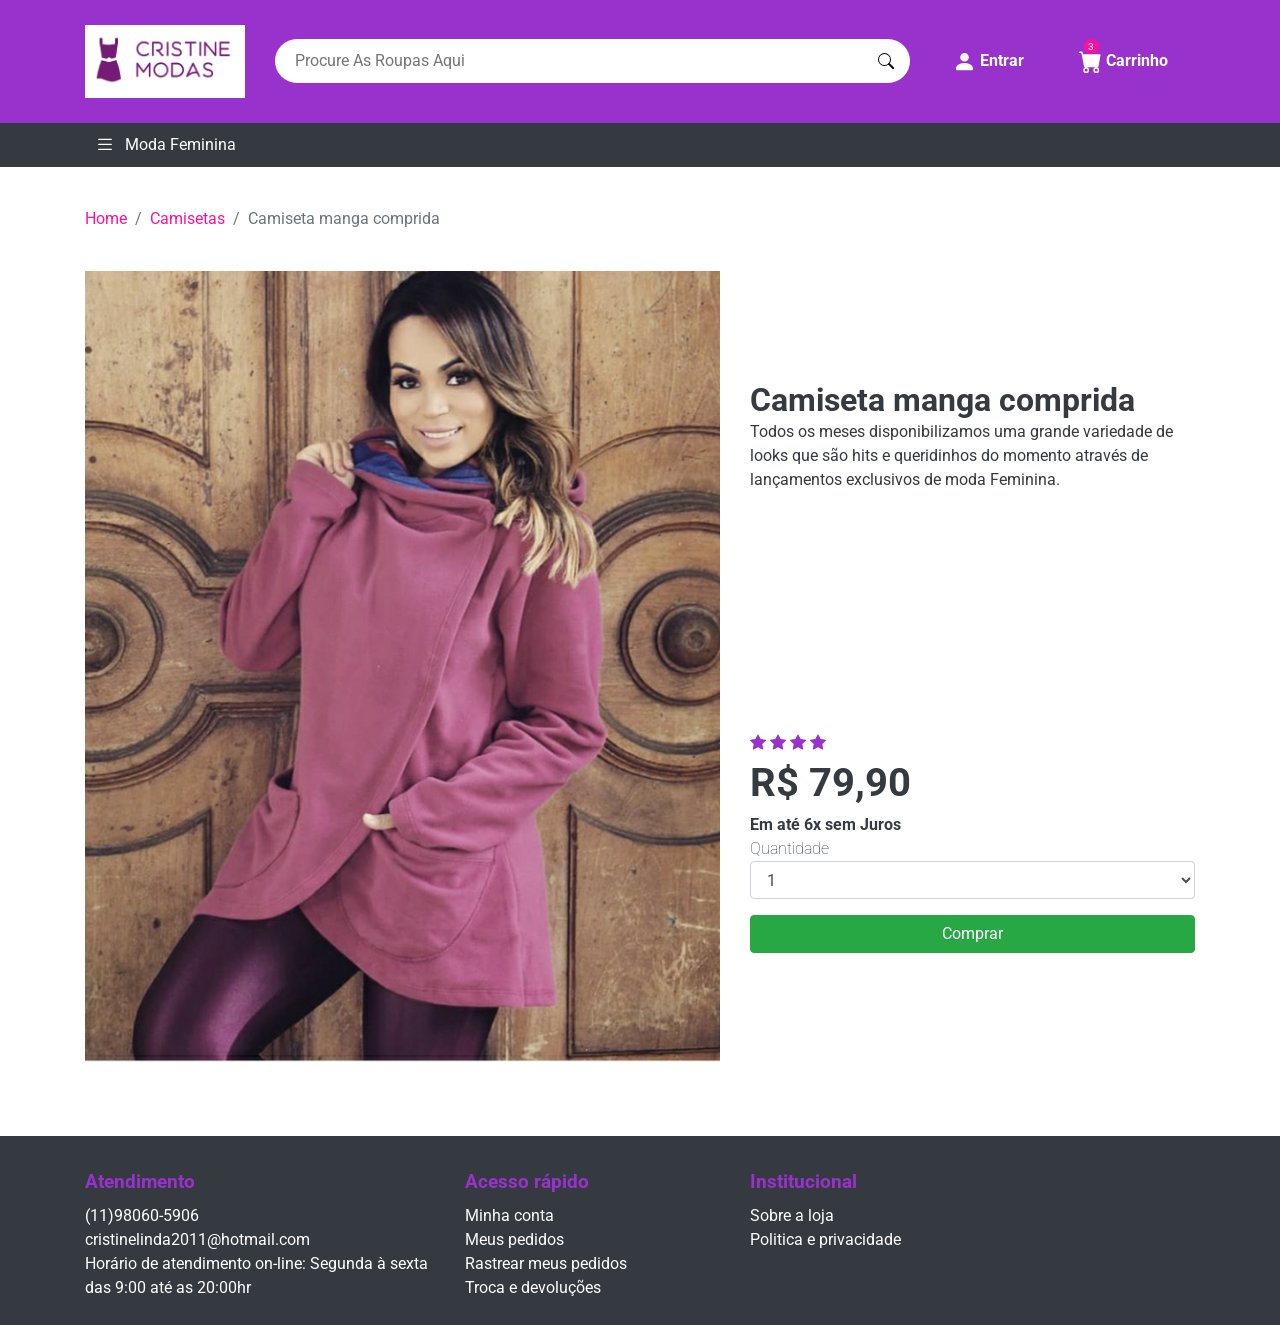
<file: TCC-main/log1.html>
<!DOCTYPE html>
<html lang="pt-br">

<head>
  <meta charset="UTF-8">
  <meta name="viewport" content="width=device-width, initial-scale=1.0">

  <title>Loja Virtual - Produto Camiseta</title>

  <!-- Favicons -->
  <link rel="manifest" href="./assets/images/favicons/apple-icon.png">
  <meta name="msapplication-TileColor" content="#FFC107">
  <meta name="msapplication-TileImage" content="./assets/images/favicons/ms-icon-144x144.png">
  <meta name="theme-color" content="#FFC107">
  <!-- end Favicons -->

  <!-- Css -->
  <link rel="stylesheet" href="./assets/css/style.css">
</head>

<body>

  <!-- header -->
  <header class="container-fluid">
    <!-- container -->
    <section class="container">
      <!-- row -->
      <article class="row d-flex align-items-center">

        <!-- logo -->
        <a href="./" class="col-md-2 d-flex justify-content-center">
          <img src="./assets/images/favico.png" class="img-fluid" alt="Logo WallTech">
        </a>

        <!-- buscador -->
        <form action="#" class="col-md-7 d-flex align-items-center">
          <input type="text" name="name" placeholder="Procure As Roupas Aqui">

          <button class="d-flex align-items-center">
            <svg width="1em" height="1em" viewBox="0 0 16 16" class="bi bi-search" fill="currentColor"
              xmlns="http://www.w3.org/2000/svg">
              <path fill-rule="evenodd"
                d="M10.442 10.442a1 1 0 0 1 1.415 0l3.85 3.85a1 1 0 0 1-1.414 1.415l-3.85-3.85a1 1 0 0 1 0-1.415z" />
              <path fill-rule="evenodd"
                d="M6.5 12a5.5 5.5 0 1 0 0-11 5.5 5.5 0 0 0 0 11zM13 6.5a6.5 6.5 0 1 1-13 0 6.5 6.5 0 0 1 13 0z" />
            </svg>
          </button>
        </form>

        <!-- administrativo do cliente -->
        <ul class="col-md-3 nav d-flex align-items-center justify-content-around">
          <li class="nav-item">
            <a href="#">
              <svg width="1em" height="1em" viewBox="0 0 16 16" class="bi bi-person-fill" fill="currentColor"
                xmlns="http://www.w3.org/2000/svg">
                <path fill-rule="evenodd"
                  d="M3 14s-1 0-1-1 1-4 6-4 6 3 6 4-1 1-1 1H3zm5-6a3 3 0 1 0 0-6 3 3 0 0 0 0 6z" />
              </svg>
              Entrar
            </a>
          </li>
          <li class="nav-item">
            <span class="notificacao d-flex align-items-center justify-content-center">3</span>
            <a href="#">
              <svg width="1em" height="1em" viewBox="0 0 16 16" class="bi bi-cart-fill" fill="currentColor"
                xmlns="http://www.w3.org/2000/svg">
                <path fill-rule="evenodd"
                  d="M0 1.5A.5.5 0 0 1 .5 1H2a.5.5 0 0 1 .485.379L2.89 3H14.5a.5.5 0 0 1 .491.592l-1.5 8A.5.5 0 0 1 13 12H4a.5.5 0 0 1-.491-.408L2.01 3.607 1.61 2H.5a.5.5 0 0 1-.5-.5zM5 12a2 2 0 1 0 0 4 2 2 0 0 0 0-4zm7 0a2 2 0 1 0 0 4 2 2 0 0 0 0-4zm-7 1a1 1 0 1 0 0 2 1 1 0 0 0 0-2zm7 0a1 1 0 1 0 0 2 1 1 0 0 0 0-2z" />
              </svg>
              Carrinho
            </a>
          </li>
        </ul>
        <!-- end administrativo do cliente -->
      </article>
      <!-- row -->
    </section>
    <!-- end container -->
  </header>
  <!-- end header -->

  <!-- menu do site -->
  <nav class="container-fluid nav-produtos">
    <!-- container -->
    <section class="container">
      <!-- menu -->
      <ul class="nav">
        <!-- lista de itens -->
        <li class="col-xl-2 col-lg-3 col-md-12 nav-item d-flex align-items-center">
          <svg width="1em" height="1em" viewBox="0 0 16 16" class="bi bi-list" fill="currentColor"
            xmlns="http://www.w3.org/2000/svg">
            <path fill-rule="evenodd"
              d="M2.5 11.5A.5.5 0 0 1 3 11h10a.5.5 0 0 1 0 1H3a.5.5 0 0 1-.5-.5zm0-4A.5.5 0 0 1 3 7h10a.5.5 0 0 1 0 1H3a.5.5 0 0 1-.5-.5zm0-4A.5.5 0 0 1 3 3h10a.5.5 0 0 1 0 1H3a.5.5 0 0 1-.5-.5z" />
          </svg>
          Moda Feminina
          <!-- submenu -->
          <ul class="nav flex-column">
            <li class="nav-item">
              <a href="#">
               Calças
              </a>
            </li>

            <li class="nav-item">
              <a href="#">
                Moletons
              </a>
            </li>

            <li class="nav-item">
              <a href="#">
               Conjuntos
              </a>
            </li>

            <li class="nav-item">
              <a href="#">
                Camisetas
              </a>
            </li>

            <li class="nav-item">
              <a href="#">
               Bermudas
              </a>
            </li>
          </ul>
          <!-- end submenu -->
        </li>

        
      </ul>
      <!-- menu -->
    </section>
    <!-- end container -->
  </nav>
  <!-- end menu do site -->

  <!-- main -->
  <main>


    <!-- container produto -->
    <section class="container">

      <nav aria-label="breadcrumb">
        <ol class="breadcrumb">
          <li class="breadcrumb-item"><a href="./">Home</a></li>
          <li class="breadcrumb-item"><a href="./camisetas.html">Camisetas</a></li>
          <li class="breadcrumb-item active" aria-current="page">Camiseta manga comprida</li>
        </ol>
      </nav>

      <article class="row produtos-compra">
        <figure class="col-md-7 mb-3">
          <img src="./assets/images/Modelo_WallTech/Modelo_1.jpeg" class="img-fluid"
            alt="Camiseta manga Comprida">
        </figure>

        <section class="col-md-5 mb-3 d-flex flex-column justify-content-around">
          <article class="produtos-conteudo">
            <h1>Camiseta manga comprida</h1>
            <p>
              Todos os meses disponibilizamos uma grande variedade de looks que são hits e queridinhos do momento
              através de lançamentos exclusivos de moda Feminina.
            </p>
          </article>

          <article class="produtos-preco">
            <div class="produtos-stars">
              <svg width="1em" height="1em" viewBox="0 0 16 16" class="bi bi-star-fill" fill="currentColor"
                xmlns="http://www.w3.org/2000/svg">
                <path
                  d="M3.612 15.443c-.386.198-.824-.149-.746-.592l.83-4.73L.173 6.765c-.329-.314-.158-.888.283-.95l4.898-.696L7.538.792c.197-.39.73-.39.927 0l2.184 4.327 4.898.696c.441.062.612.636.283.95l-3.523 3.356.83 4.73c.078.443-.36.79-.746.592L8 13.187l-4.389 2.256z" />
              </svg>

              <svg width="1em" height="1em" viewBox="0 0 16 16" class="bi bi-star-fill" fill="currentColor"
                xmlns="http://www.w3.org/2000/svg">
                <path
                  d="M3.612 15.443c-.386.198-.824-.149-.746-.592l.83-4.73L.173 6.765c-.329-.314-.158-.888.283-.95l4.898-.696L7.538.792c.197-.39.73-.39.927 0l2.184 4.327 4.898.696c.441.062.612.636.283.95l-3.523 3.356.83 4.73c.078.443-.36.79-.746.592L8 13.187l-4.389 2.256z" />
              </svg>

              <svg width="1em" height="1em" viewBox="0 0 16 16" class="bi bi-star-fill" fill="currentColor"
                xmlns="http://www.w3.org/2000/svg">
                <path
                  d="M3.612 15.443c-.386.198-.824-.149-.746-.592l.83-4.73L.173 6.765c-.329-.314-.158-.888.283-.95l4.898-.696L7.538.792c.197-.39.73-.39.927 0l2.184 4.327 4.898.696c.441.062.612.636.283.95l-3.523 3.356.83 4.73c.078.443-.36.79-.746.592L8 13.187l-4.389 2.256z" />
              </svg>

              <svg width="1em" height="1em" viewBox="0 0 16 16" class="bi bi-star-fill" fill="currentColor"
                xmlns="http://www.w3.org/2000/svg">
                <path
                  d="M3.612 15.443c-.386.198-.824-.149-.746-.592l.83-4.73L.173 6.765c-.329-.314-.158-.888.283-.95l4.898-.696L7.538.792c.197-.39.73-.39.927 0l2.184 4.327 4.898.696c.441.062.612.636.283.95l-3.523 3.356.83 4.73c.078.443-.36.79-.746.592L8 13.187l-4.389 2.256z" />
              </svg>
            </div>

            <strong>
              R$ 79,90
              <span class="d-block">Em até 6x sem Juros</span>
            </strong>

            <form action="#">
              <div class="form-group">
                <label for="produtos-quantidade-itens">Quantidade</label>
                <select class="form-control" id="produtos-quantidade-itens">
                  <option>1</option>
                  <option>2</option>
                  <option>3</option>
                  <option>4</option>
                  <option>5</option>
                </select>
              </div>

              <button type="submit" class="btn btn-success col-md-12">Comprar</button>
            </form>
          </article>
        </section>

        <div class="fb-comments col-md-12 mt-2 mb-5"
          data-href="http://127.0.0.1:5500/Hands-on-2/produto-camiseta-manga-comprida.html" data-numposts="5"
          data-width="100%"></div>
      </article>
    </section>
    <!-- container produto -->

  </main>
  <!-- end main -->

  <!-- Footer -->
  <footer class="container-fluid">
    <!-- container -->
    <section class="container">
      <!-- menus -->
      <section class="row">
        <!-- atendimento -->
        <article class="col-md-4">
          <h4>
            Atendimento
          </h4>
          <!-- links -->
          <ul class="nav flex-column">
            <li class="nav-item">
              <a href="tel:+5511999999999">(11)98060-5906</a>
            </li>

            <li class="nav-item">
              <a href="mailto:cristinelinda2011@hotmail.com">cristinelinda2011@hotmail.com</a>
            </li>

            <li class="nav-item">
              Horário de atendimento on-line: Segunda à sexta das 9:00 até as 20:00hr
            </li>
          </ul>
        </article>
        <!-- end atendimento -->

        <!-- acesso rápido -->
        <article class="col-md-3">
          <h4>
            Acesso rápido
          </h4>
          <!-- links -->
          <ul class="nav flex-column">
            <li class="nav-item">
              <a href="#">Minha conta</a>
            </li>

            <li class="nav-item">
              <a href="#">Meus pedidos</a>
            </li>

            <li class="nav-item">
              <a href="#">Rastrear meus pedidos</a>
            </li>

            <li class="nav-item">
              <a href="#">Troca e devoluções</a>
            </li>
          </ul>
        </article>
        <!-- end acesso rápido -->

        <!-- institucional -->
        <article class="col-md-3">
          <h4>
            Institucional
          </h4>
          <!-- links -->
          <ul class="nav flex-column">
            <li class="nav-item">
              <a href="#">Sobre a loja</a>
            </li>

            <li class="nav-item">
              <a href="#">Politica e privacidade</a>
            </li>
          </ul>
        </article>
        <!-- end institucional -->

       
        <!-- end mais acessadas -->
      </section>
      <!-- end menus -->
    </section>
    <!-- end container -->

  </footer>
  <!-- end Footer-->

  <!-- Arquivos Bootstrap -->
  <script src="./assets/js/jquery.js"></script>
  <script src="./assets/js/popper.js"></script>
  <script src="./assets/js/bootstrap.js"></script>

  <!-- Facebook Plugin -->
  <div id="fb-root"></div>
  <script async defer crossorigin="anonymous" src="#"
    nonce="WrKsa3W6"></script>
</body>

</html>
</file>
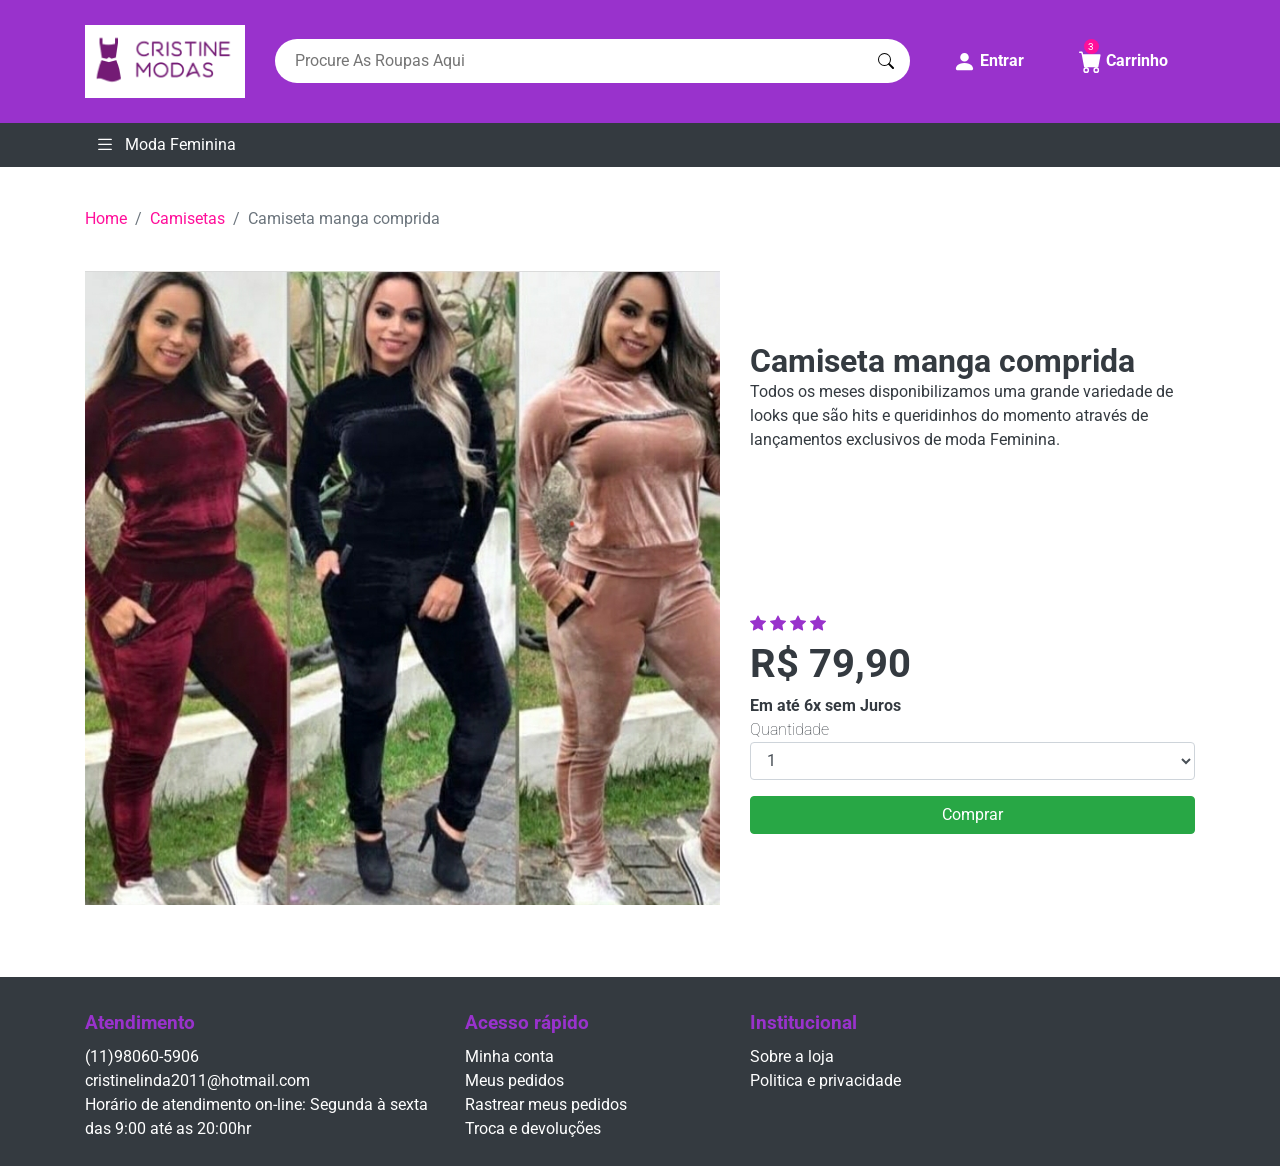
<file: TCC-main/log7.html>
<!DOCTYPE html>
<html lang="pt-br">

<head>
  <meta charset="UTF-8">
  <meta name="viewport" content="width=device-width, initial-scale=1.0">

  <title>Loja Virtual - Produto Camiseta</title>

  <!-- Favicons -->
  <link rel="manifest" href="./assets/images/favicons/apple-icon.png">
  <meta name="msapplication-TileColor" content="#FFC107">
  <meta name="msapplication-TileImage" content="./assets/images/favicons/ms-icon-144x144.png">
  <meta name="theme-color" content="#FFC107">
  <!-- end Favicons -->

  <!-- Css -->
  <link rel="stylesheet" href="./assets/css/style.css">
</head>

<body>

  <!-- header -->
  <header class="container-fluid">
    <!-- container -->
    <section class="container">
      <!-- row -->
      <article class="row d-flex align-items-center">

        <!-- logo -->
        <a href="./" class="col-md-2 d-flex justify-content-center">
          <img src="./assets/images/favico.png" class="img-fluid" alt="Logo WallTech">
        </a>

        <!-- buscador -->
        <form action="#" class="col-md-7 d-flex align-items-center">
          <input type="text" name="name" placeholder="Procure As Roupas Aqui">

          <button class="d-flex align-items-center">
            <svg width="1em" height="1em" viewBox="0 0 16 16" class="bi bi-search" fill="currentColor"
              xmlns="http://www.w3.org/2000/svg">
              <path fill-rule="evenodd"
                d="M10.442 10.442a1 1 0 0 1 1.415 0l3.85 3.85a1 1 0 0 1-1.414 1.415l-3.85-3.85a1 1 0 0 1 0-1.415z" />
              <path fill-rule="evenodd"
                d="M6.5 12a5.5 5.5 0 1 0 0-11 5.5 5.5 0 0 0 0 11zM13 6.5a6.5 6.5 0 1 1-13 0 6.5 6.5 0 0 1 13 0z" />
            </svg>
          </button>
        </form>

        <!-- administrativo do cliente -->
        <ul class="col-md-3 nav d-flex align-items-center justify-content-around">
          <li class="nav-item">
            <a href="#">
              <svg width="1em" height="1em" viewBox="0 0 16 16" class="bi bi-person-fill" fill="currentColor"
                xmlns="http://www.w3.org/2000/svg">
                <path fill-rule="evenodd"
                  d="M3 14s-1 0-1-1 1-4 6-4 6 3 6 4-1 1-1 1H3zm5-6a3 3 0 1 0 0-6 3 3 0 0 0 0 6z" />
              </svg>
              Entrar
            </a>
          </li>
          <li class="nav-item">
            <span class="notificacao d-flex align-items-center justify-content-center">3</span>
            <a href="#">
              <svg width="1em" height="1em" viewBox="0 0 16 16" class="bi bi-cart-fill" fill="currentColor"
                xmlns="http://www.w3.org/2000/svg">
                <path fill-rule="evenodd"
                  d="M0 1.5A.5.5 0 0 1 .5 1H2a.5.5 0 0 1 .485.379L2.89 3H14.5a.5.5 0 0 1 .491.592l-1.5 8A.5.5 0 0 1 13 12H4a.5.5 0 0 1-.491-.408L2.01 3.607 1.61 2H.5a.5.5 0 0 1-.5-.5zM5 12a2 2 0 1 0 0 4 2 2 0 0 0 0-4zm7 0a2 2 0 1 0 0 4 2 2 0 0 0 0-4zm-7 1a1 1 0 1 0 0 2 1 1 0 0 0 0-2zm7 0a1 1 0 1 0 0 2 1 1 0 0 0 0-2z" />
              </svg>
              Carrinho
            </a>
          </li>
        </ul>
        <!-- end administrativo do cliente -->
      </article>
      <!-- row -->
    </section>
    <!-- end container -->
  </header>
  <!-- end header -->

  <!-- menu do site -->
  <nav class="container-fluid nav-produtos">
    <!-- container -->
    <section class="container">
      <!-- menu -->
      <ul class="nav">
        <!-- lista de itens -->
        <li class="col-xl-2 col-lg-3 col-md-12 nav-item d-flex align-items-center">
          <svg width="1em" height="1em" viewBox="0 0 16 16" class="bi bi-list" fill="currentColor"
            xmlns="http://www.w3.org/2000/svg">
            <path fill-rule="evenodd"
              d="M2.5 11.5A.5.5 0 0 1 3 11h10a.5.5 0 0 1 0 1H3a.5.5 0 0 1-.5-.5zm0-4A.5.5 0 0 1 3 7h10a.5.5 0 0 1 0 1H3a.5.5 0 0 1-.5-.5zm0-4A.5.5 0 0 1 3 3h10a.5.5 0 0 1 0 1H3a.5.5 0 0 1-.5-.5z" />
          </svg>
          Moda Feminina
          <!-- submenu -->
          <ul class="nav flex-column">
            <li class="nav-item">
              <a href="#">
              Calças
              </a>
            </li>

            <li class="nav-item">
              <a href="#">
                Moletom
              </a>
            </li>

            <li class="nav-item">
              <a href="#">
                Bermudas
              </a>
            </li>

            <li class="nav-item">
              <a href="#">
                Conjuntos
              </a>
            </li>
            
            <li class="nav-item">
              <a href="#">
                Camisetas
              </a>
            </li>

            
          </ul>
          <!-- end submenu -->
        </li>

        <!-- lista de itens -->
       
      </ul>
      <!-- menu -->
    </section>
    <!-- end container -->
  </nav>
  <!-- end menu do site -->

  <!-- main -->
  <main>


    <!-- container produto -->
    <section class="container">

      <nav aria-label="breadcrumb">
        <ol class="breadcrumb">
          <li class="breadcrumb-item"><a href="./">Home</a></li>
          <li class="breadcrumb-item"><a href="./camisetas.html">Camisetas</a></li>
          <li class="breadcrumb-item active" aria-current="page">Camiseta manga comprida</li>
        </ol>
      </nav>

      <article class="row produtos-compra">
        <figure class="col-md-7 mb-3">
          <img src="./assets/images/Modelo_WallTech/Modelo_7.jpeg" class="img-fluid"
            alt="Camiseta manga Comprida">
        </figure>

        <section class="col-md-5 mb-3 d-flex flex-column justify-content-around">
          <article class="produtos-conteudo">
            <h1>Camiseta manga comprida</h1>
            <p>
              Todos os meses disponibilizamos uma grande variedade de looks que são hits e queridinhos do momento
              através de lançamentos exclusivos de moda Feminina.
            </p>
          </article>

          <article class="produtos-preco">
            <div class="produtos-stars">
              <svg width="1em" height="1em" viewBox="0 0 16 16" class="bi bi-star-fill" fill="currentColor"
                xmlns="http://www.w3.org/2000/svg">
                <path
                  d="M3.612 15.443c-.386.198-.824-.149-.746-.592l.83-4.73L.173 6.765c-.329-.314-.158-.888.283-.95l4.898-.696L7.538.792c.197-.39.73-.39.927 0l2.184 4.327 4.898.696c.441.062.612.636.283.95l-3.523 3.356.83 4.73c.078.443-.36.79-.746.592L8 13.187l-4.389 2.256z" />
              </svg>

              <svg width="1em" height="1em" viewBox="0 0 16 16" class="bi bi-star-fill" fill="currentColor"
                xmlns="http://www.w3.org/2000/svg">
                <path
                  d="M3.612 15.443c-.386.198-.824-.149-.746-.592l.83-4.73L.173 6.765c-.329-.314-.158-.888.283-.95l4.898-.696L7.538.792c.197-.39.73-.39.927 0l2.184 4.327 4.898.696c.441.062.612.636.283.95l-3.523 3.356.83 4.73c.078.443-.36.79-.746.592L8 13.187l-4.389 2.256z" />
              </svg>

              <svg width="1em" height="1em" viewBox="0 0 16 16" class="bi bi-star-fill" fill="currentColor"
                xmlns="http://www.w3.org/2000/svg">
                <path
                  d="M3.612 15.443c-.386.198-.824-.149-.746-.592l.83-4.73L.173 6.765c-.329-.314-.158-.888.283-.95l4.898-.696L7.538.792c.197-.39.73-.39.927 0l2.184 4.327 4.898.696c.441.062.612.636.283.95l-3.523 3.356.83 4.73c.078.443-.36.79-.746.592L8 13.187l-4.389 2.256z" />
              </svg>

              <svg width="1em" height="1em" viewBox="0 0 16 16" class="bi bi-star-fill" fill="currentColor"
                xmlns="http://www.w3.org/2000/svg">
                <path
                  d="M3.612 15.443c-.386.198-.824-.149-.746-.592l.83-4.73L.173 6.765c-.329-.314-.158-.888.283-.95l4.898-.696L7.538.792c.197-.39.73-.39.927 0l2.184 4.327 4.898.696c.441.062.612.636.283.95l-3.523 3.356.83 4.73c.078.443-.36.79-.746.592L8 13.187l-4.389 2.256z" />
              </svg>
            </div>

            <strong>
              R$ 79,90
              <span class="d-block">Em até 6x sem Juros</span>
            </strong>

            <form action="#">
              <div class="form-group">
                <label for="produtos-quantidade-itens">Quantidade</label>
                <select class="form-control" id="produtos-quantidade-itens">
                  <option>1</option>
                  <option>2</option>
                  <option>3</option>
                  <option>4</option>
                  <option>5</option>
                </select>
              </div>

              <button type="submit" class="btn btn-success col-md-12">Comprar</button>
            </form>
          </article>
        </section>

        <div class="fb-comments col-md-12 mt-2 mb-5"
          data-href="http://127.0.0.1:5500/Hands-on-2/produto-camiseta-manga-comprida.html" data-numposts="5"
          data-width="100%"></div>
      </article>
    </section>
    <!-- container produto -->

  </main>
  <!-- end main -->

  <!-- Footer -->
  <footer class="container-fluid">
    <!-- container -->
    <section class="container">
      <!-- menus -->
      <section class="row">
        <!-- atendimento -->
        <article class="col-md-4">
          <h4>
            Atendimento
          </h4>
          <!-- links -->
          <ul class="nav flex-column">
            <li class="nav-item">
              <a href="tel:+5511999999999">(11)98060-5906</a>
            </li>

            <li class="nav-item">
              <a href="mailto:cristinelinda2011@hotmail.com">cristinelinda2011@hotmail.com</a>
            </li>

            <li class="nav-item">
              Horário de atendimento on-line: Segunda à sexta das 9:00 até as 20:00hr
            </li>
          </ul>
        </article>
        <!-- end atendimento -->

        <!-- acesso rápido -->
        <article class="col-md-3">
          <h4>
            Acesso rápido
          </h4>
          <!-- links -->
          <ul class="nav flex-column">
            <li class="nav-item">
              <a href="#">Minha conta</a>
            </li>

            <li class="nav-item">
              <a href="#">Meus pedidos</a>
            </li>

            <li class="nav-item">
              <a href="#">Rastrear meus pedidos</a>
            </li>

            <li class="nav-item">
              <a href="#">Troca e devoluções</a>
            </li>
          </ul>
        </article>
        <!-- end acesso rápido -->

        <!-- institucional -->
        <article class="col-md-3">
          <h4>
            Institucional
          </h4>
          <!-- links -->
          <ul class="nav flex-column">
            <li class="nav-item">
              <a href="#">Sobre a loja</a>
            </li>

            <li class="nav-item">
              <a href="#">Politica e privacidade</a>
            </li>
          </ul>
        </article>
        <!-- end institucional -->

        
       
      </section>
      <!-- end menus -->
    </section>
    <!-- end container -->

  </footer>
  <!-- end Footer-->

  <!-- Arquivos Bootstrap -->
  <script src="./assets/js/jquery.js"></script>
  <script src="./assets/js/popper.js"></script>
  <script src="./assets/js/bootstrap.js"></script>

  <!-- Facebook Plugin -->
  <div id="fb-root"></div>
  <script async defer crossorigin="anonymous" src="#"
    nonce="WrKsa3W6"></script>
</body>

</html>
</file>
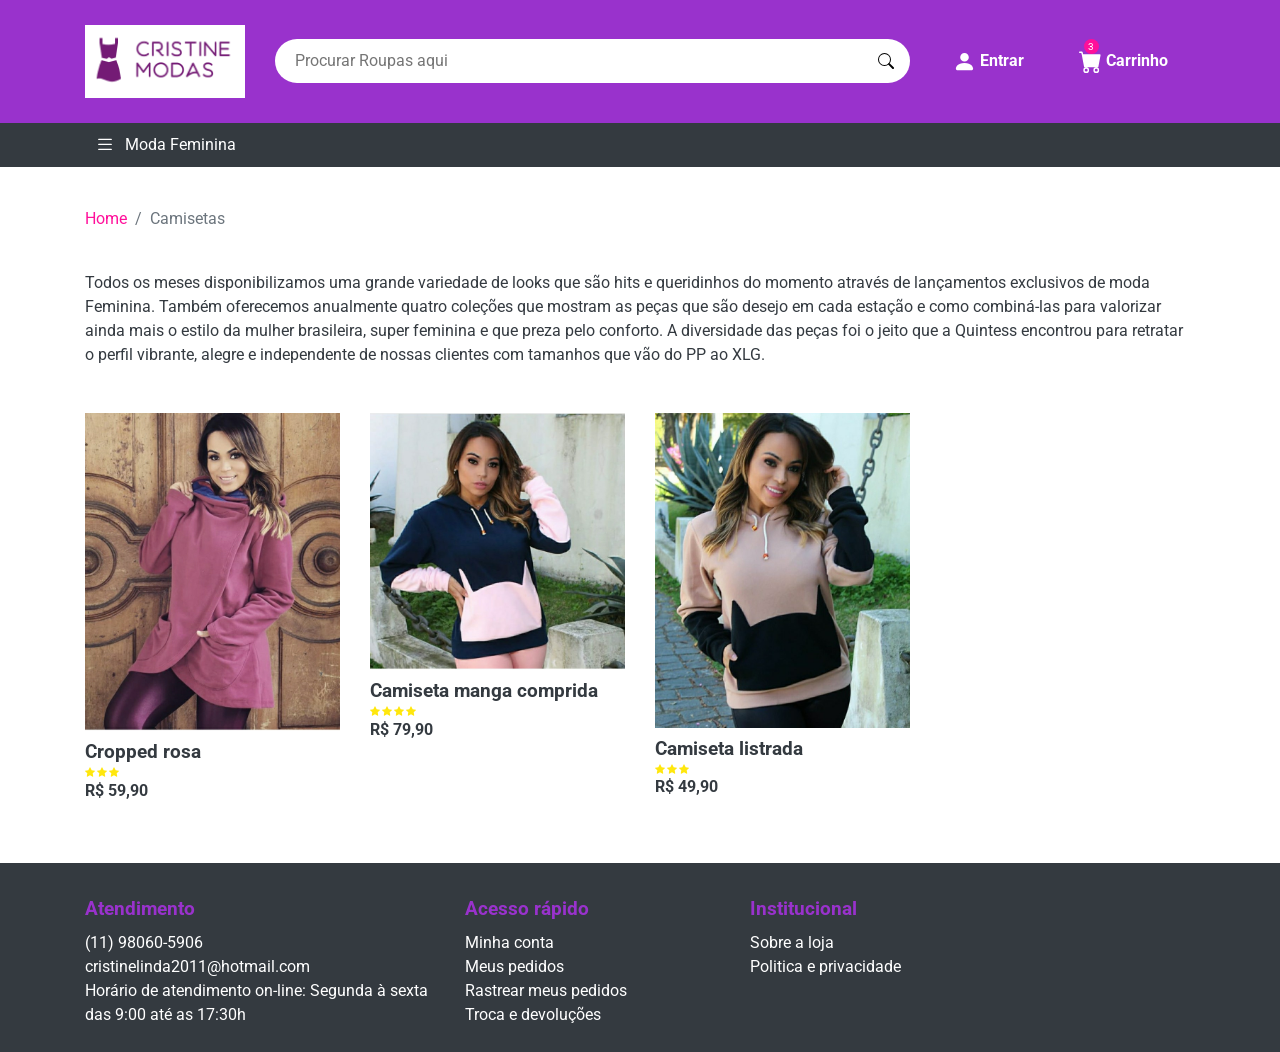
<file: TCC-main/select_menu.html>
<!DOCTYPE html>
<html lang="pt-br">

<head>
  <meta charset="UTF-8">
  <meta name="viewport" content="width=device-width, initial-scale=1.0">

  <title>Loja Virtual - Camisetas</title>

  <!-- Favicons -->
  <meta name="msapplication-TileColor" content="#FFC107">
  <meta name="msapplication-TileImage" content="./assets/images/favicons/ms-icon-144x144.png">
  <meta name="theme-color" content="#FFC107">
  <!-- end Favicons -->

  <!-- Css -->
  <link rel="stylesheet" href="./assets/css/style.css">
</head>

<body>

  <!-- header -->
  <header class="container-fluid">
    <!-- container -->
    <section class="container">
      <!-- row -->
      <article class="row d-flex align-items-center">

        <!-- logo -->
        <a href="./" class="col-md-2 d-flex justify-content-center">
          <img src="./assets/images/favico.png" class="img-fluid" alt="Logo da empresa - Moda da Mulher">
        </a>

        <!-- buscador -->
        <form action="#" class="col-md-7 d-flex align-items-center">
          <input type="text" name="name" placeholder="Procurar Roupas aqui">

          <button class="d-flex align-items-center">
            <svg width="1em" height="1em" viewBox="0 0 16 16" class="bi bi-search" fill="currentColor"
              xmlns="http://www.w3.org/2000/svg">
              <path fill-rule="evenodd"
                d="M10.442 10.442a1 1 0 0 1 1.415 0l3.85 3.85a1 1 0 0 1-1.414 1.415l-3.85-3.85a1 1 0 0 1 0-1.415z" />
              <path fill-rule="evenodd"
                d="M6.5 12a5.5 5.5 0 1 0 0-11 5.5 5.5 0 0 0 0 11zM13 6.5a6.5 6.5 0 1 1-13 0 6.5 6.5 0 0 1 13 0z" />
            </svg>
          </button>
        </form>

        <!-- administrativo do cliente -->
        <ul class="col-md-3 nav d-flex align-items-center justify-content-around">
          <li class="nav-item">
            <a href="#">
              <svg width="1em" height="1em" viewBox="0 0 16 16" class="bi bi-person-fill" fill="currentColor"
                xmlns="http://www.w3.org/2000/svg">
                <path fill-rule="evenodd"
                  d="M3 14s-1 0-1-1 1-4 6-4 6 3 6 4-1 1-1 1H3zm5-6a3 3 0 1 0 0-6 3 3 0 0 0 0 6z" />
              </svg>

              Entrar
            </a>
          </li>

          <li class="nav-item">
            <span class="notificacao d-flex align-items-center justify-content-center">3</span>
            <a href="#">
              <svg width="1em" height="1em" viewBox="0 0 16 16" class="bi bi-cart-fill" fill="currentColor"
                xmlns="http://www.w3.org/2000/svg">
                <path fill-rule="evenodd"
                  d="M0 1.5A.5.5 0 0 1 .5 1H2a.5.5 0 0 1 .485.379L2.89 3H14.5a.5.5 0 0 1 .491.592l-1.5 8A.5.5 0 0 1 13 12H4a.5.5 0 0 1-.491-.408L2.01 3.607 1.61 2H.5a.5.5 0 0 1-.5-.5zM5 12a2 2 0 1 0 0 4 2 2 0 0 0 0-4zm7 0a2 2 0 1 0 0 4 2 2 0 0 0 0-4zm-7 1a1 1 0 1 0 0 2 1 1 0 0 0 0-2zm7 0a1 1 0 1 0 0 2 1 1 0 0 0 0-2z" />
              </svg>
              Carrinho
            </a>
          </li>
        </ul>
        <!-- end administrativo do cliente -->

      </article>
      <!-- row -->
    </section>
    <!-- end container -->
  </header>
  <!-- end header -->

  <!-- menu do site -->
  <nav class="container-fluid nav-produtos">
    <!-- container -->
    <section class="container">
      <!-- menu -->
      <ul class="nav">
        <!-- lista de itens -->
        <li class="col-xl-2 col-lg-3 col-md-12 nav-item d-flex align-items-center">
          <svg width="1em" height="1em" viewBox="0 0 16 16" class="bi bi-list" fill="currentColor"
            xmlns="http://www.w3.org/2000/svg">
            <path fill-rule="evenodd"
              d="M2.5 11.5A.5.5 0 0 1 3 11h10a.5.5 0 0 1 0 1H3a.5.5 0 0 1-.5-.5zm0-4A.5.5 0 0 1 3 7h10a.5.5 0 0 1 0 1H3a.5.5 0 0 1-.5-.5zm0-4A.5.5 0 0 1 3 3h10a.5.5 0 0 1 0 1H3a.5.5 0 0 1-.5-.5z" />
          </svg>
          Moda Feminina

          <!-- submenu -->
          <ul class="nav flex-column">
            <li class="nav-item">
              <a href="#">
               Calças
              </a>
            </li>

            <li class="nav-item">
              <a href="#">
              Conjuntos
              </a>
            </li>

            <li class="nav-item">
              <a href="#">
                Bermudas
              </a>
            </li>
            
            <li class="nav-item">
              <a href="#">
                Camisetas
              </a>
            </li>
            
            <li class="nav-item">
              <a href="#">
                Moletom
              </a>
            </li>
          <!-- end submenu -->
        </li>
      <!-- menu -->
    </section>
    <!-- end container -->
  </nav>
  <!-- end menu do site -->

  <!-- main -->
  <main>


    <!-- container produtos -->
    <section class="container produtos">

      <nav aria-label="breadcrumb">
        <ol class="breadcrumb">
          <li class="breadcrumb-item"><a href="./">Home</a></li>
          <li class="breadcrumb-item active" aria-current="page">Camisetas</li>
        </ol>
      </nav>

      <!-- title -->
      <h1></h1>
      <p>
        Todos os meses disponibilizamos uma grande variedade de looks que são hits e queridinhos do momento através de
        lançamentos exclusivos de moda Feminina. Também oferecemos anualmente quatro coleções que mostram as peças que
        são desejo em cada estação e como combiná-las para valorizar ainda mais o estilo da mulher brasileira, super
        feminina e que preza pelo conforto. A diversidade das peças foi o jeito que a Quintess encontrou para retratar o
        perfil vibrante, alegre e independente de nossas clientes com tamanhos que vão do PP ao XLG.
      </p>
      <!-- listagem dos produtos -->
      <article class="row">

        <!-- produtos -->
        <a href="log1.html" class="produtos-container col-md-3">
          <!-- imagem do produto -->
          <img src="./assets/images/Modelo_WallTech/Modelo_1.jpeg" class="img-fluid" alt="Cropped rosa" width="300px" height="300px">

          <!-- itens do produto -->
          <article class="produtos-itens">
            <!-- title produto -->
            <h2>Cropped rosa</h2>

            <!-- stars -->
            <div class="produtos-stars">
              <svg width="1em" height="1em" viewBox="0 0 16 16" class="bi bi-star-fill" fill="currentColor"
                xmlns="http://www.w3.org/2000/svg">
                <path
                  d="M3.612 15.443c-.386.198-.824-.149-.746-.592l.83-4.73L.173 6.765c-.329-.314-.158-.888.283-.95l4.898-.696L7.538.792c.197-.39.73-.39.927 0l2.184 4.327 4.898.696c.441.062.612.636.283.95l-3.523 3.356.83 4.73c.078.443-.36.79-.746.592L8 13.187l-4.389 2.256z" />
              </svg>

              <svg width="1em" height="1em" viewBox="0 0 16 16" class="bi bi-star-fill" fill="currentColor"
                xmlns="http://www.w3.org/2000/svg">
                <path
                  d="M3.612 15.443c-.386.198-.824-.149-.746-.592l.83-4.73L.173 6.765c-.329-.314-.158-.888.283-.95l4.898-.696L7.538.792c.197-.39.73-.39.927 0l2.184 4.327 4.898.696c.441.062.612.636.283.95l-3.523 3.356.83 4.73c.078.443-.36.79-.746.592L8 13.187l-4.389 2.256z" />
              </svg>

              <svg width="1em" height="1em" viewBox="0 0 16 16" class="bi bi-star-fill" fill="currentColor"
                xmlns="http://www.w3.org/2000/svg">
                <path
                  d="M3.612 15.443c-.386.198-.824-.149-.746-.592l.83-4.73L.173 6.765c-.329-.314-.158-.888.283-.95l4.898-.696L7.538.792c.197-.39.73-.39.927 0l2.184 4.327 4.898.696c.441.062.612.636.283.95l-3.523 3.356.83 4.73c.078.443-.36.79-.746.592L8 13.187l-4.389 2.256z" />
              </svg>
            </div>

            <!-- preco -->
            <strong class="produtos-preco">
              R$ 59,90
            </strong>
          </article>
          <!-- end itens do produto -->
        </a>
        <!-- end produtos -->

        <!-- produtos -->
        <a href="log2.html" class="produtos-container col-md-3">
          <!-- imagem do produto -->
          <img src="./assets/images/Modelo_WallTech/Modelo_2.jpeg" class="img-fluid" alt="Camiseta manga comprida" min-width='300px'>

          <!-- itens do produto -->
          <article class="produtos-itens">
            <!-- title produto -->
            <h2>Camiseta manga comprida</h2>

            <!-- stars -->
            <div class="produtos-stars">
              <svg width="1em" height="1em" viewBox="0 0 16 16" class="bi bi-star-fill" fill="currentColor"
                xmlns="http://www.w3.org/2000/svg">
                <path
                  d="M3.612 15.443c-.386.198-.824-.149-.746-.592l.83-4.73L.173 6.765c-.329-.314-.158-.888.283-.95l4.898-.696L7.538.792c.197-.39.73-.39.927 0l2.184 4.327 4.898.696c.441.062.612.636.283.95l-3.523 3.356.83 4.73c.078.443-.36.79-.746.592L8 13.187l-4.389 2.256z" />
              </svg>

              <svg width="1em" height="1em" viewBox="0 0 16 16" class="bi bi-star-fill" fill="currentColor"
                xmlns="http://www.w3.org/2000/svg">
                <path
                  d="M3.612 15.443c-.386.198-.824-.149-.746-.592l.83-4.73L.173 6.765c-.329-.314-.158-.888.283-.95l4.898-.696L7.538.792c.197-.39.73-.39.927 0l2.184 4.327 4.898.696c.441.062.612.636.283.95l-3.523 3.356.83 4.73c.078.443-.36.79-.746.592L8 13.187l-4.389 2.256z" />
              </svg>

              <svg width="1em" height="1em" viewBox="0 0 16 16" class="bi bi-star-fill" fill="currentColor"
                xmlns="http://www.w3.org/2000/svg">
                <path
                  d="M3.612 15.443c-.386.198-.824-.149-.746-.592l.83-4.73L.173 6.765c-.329-.314-.158-.888.283-.95l4.898-.696L7.538.792c.197-.39.73-.39.927 0l2.184 4.327 4.898.696c.441.062.612.636.283.95l-3.523 3.356.83 4.73c.078.443-.36.79-.746.592L8 13.187l-4.389 2.256z" />
              </svg>

              <svg width="1em" height="1em" viewBox="0 0 16 16" class="bi bi-star-fill" fill="currentColor"
                xmlns="http://www.w3.org/2000/svg">
                <path
                  d="M3.612 15.443c-.386.198-.824-.149-.746-.592l.83-4.73L.173 6.765c-.329-.314-.158-.888.283-.95l4.898-.696L7.538.792c.197-.39.73-.39.927 0l2.184 4.327 4.898.696c.441.062.612.636.283.95l-3.523 3.356.83 4.73c.078.443-.36.79-.746.592L8 13.187l-4.389 2.256z" />
              </svg>
            </div>

            <!-- preco -->
            <strong class="produtos-preco">
              R$ 79,90
            </strong>
          </article>
          <!-- end itens do produto -->
        </a>
        <!-- end produtos -->

        <!-- produtos -->
        <a href="log3.html" class="produtos-container col-md-3">
          <!-- imagem do produto -->
          <img src="./assets/images/Modelo_WallTech/Modelo_3.jpeg" class="img-fluid" alt="Camiseta listrada">

          <!-- itens do produto -->
          <article class="produtos-itens">
            <!-- title produto -->
            <h2>Camiseta listrada</h2>

            <!-- stars -->
            <div class="produtos-stars">
              <svg width="1em" height="1em" viewBox="0 0 16 16" class="bi bi-star-fill" fill="currentColor"
                xmlns="http://www.w3.org/2000/svg">
                <path
                  d="M3.612 15.443c-.386.198-.824-.149-.746-.592l.83-4.73L.173 6.765c-.329-.314-.158-.888.283-.95l4.898-.696L7.538.792c.197-.39.73-.39.927 0l2.184 4.327 4.898.696c.441.062.612.636.283.95l-3.523 3.356.83 4.73c.078.443-.36.79-.746.592L8 13.187l-4.389 2.256z" />
              </svg>

              <svg width="1em" height="1em" viewBox="0 0 16 16" class="bi bi-star-fill" fill="currentColor"
                xmlns="http://www.w3.org/2000/svg">
                <path
                  d="M3.612 15.443c-.386.198-.824-.149-.746-.592l.83-4.73L.173 6.765c-.329-.314-.158-.888.283-.95l4.898-.696L7.538.792c.197-.39.73-.39.927 0l2.184 4.327 4.898.696c.441.062.612.636.283.95l-3.523 3.356.83 4.73c.078.443-.36.79-.746.592L8 13.187l-4.389 2.256z" />
              </svg>

              <svg width="1em" height="1em" viewBox="0 0 16 16" class="bi bi-star-fill" fill="currentColor"
                xmlns="http://www.w3.org/2000/svg">
                <path
                  d="M3.612 15.443c-.386.198-.824-.149-.746-.592l.83-4.73L.173 6.765c-.329-.314-.158-.888.283-.95l4.898-.696L7.538.792c.197-.39.73-.39.927 0l2.184 4.327 4.898.696c.441.062.612.636.283.95l-3.523 3.356.83 4.73c.078.443-.36.79-.746.592L8 13.187l-4.389 2.256z" />
              </svg>
            </div>

            <!-- preco -->
            <strong class="produtos-preco">
              R$ 49,90
            </strong>
          </article>
          <!-- end itens do produto -->
        </a>
        <!-- end produtos -->
      </article>
      <!-- listagem dos produtos -->
      <!-- end container produtos -->
  </main>
  <!-- end main -->

  <!-- Footer -->
  <footer class="container-fluid">
    <!-- container -->
    <section class="container">
      <!-- menus -->
      <section class="row">
        <!-- atendimento -->
        <article class="col-md-4">
          <h4>
            Atendimento
          </h4>
          <!-- links -->
          <ul class="nav flex-column">
            <li class="nav-item">
              <a href="tel:+5511999999999">(11) 98060-5906</a>
            </li>

            <li class="nav-item">
              <a href="mailto:cristinelinda2011@hotmail.com">cristinelinda2011@hotmail.com</a>
            </li>

            <li class="nav-item">
              Horário de atendimento on-line: Segunda à sexta das 9:00 até as 17:30h
            </li>
          </ul>
        </article>
        <!-- end atendimento -->

        <!-- acesso rápido -->
        <article class="col-md-3">
          <h4>
            Acesso rápido
          </h4>
          <!-- links -->
          <ul class="nav flex-column">
            <li class="nav-item">
              <a href="#">Minha conta</a>
            </li>

            <li class="nav-item">
              <a href="#">Meus pedidos</a>
            </li>

            <li class="nav-item">
              <a href="#">Rastrear meus pedidos</a>
            </li>

            <li class="nav-item">
              <a href="#">Troca e devoluções</a>
            </li>
          </ul>
        </article>
        <!-- end acesso rápido -->

        <!-- institucional -->
        <article class="col-md-3">
          <h4>
            Institucional
          </h4>
          <!-- links -->
          <ul class="nav flex-column">
            <li class="nav-item">
              <a href="#">Sobre a loja</a>
            </li>

            <li class="nav-item">
              <a href="#">Politica e privacidade</a>
            </li>
          </ul>
        </article>
        <!-- end institucional -->

      </section>
      <!-- end menus -->
    </section>
    <!-- end container -->

  </footer>
  <!-- end Footer-->

  <!-- Arquivos Bootstrap -->
  <script src="./assets/js/jquery.js"></script>
  <script src="./assets/js/popper.js"></script>
  <script src="./assets/js/bootstrap.js"></script>
</body>

</html>
</file>
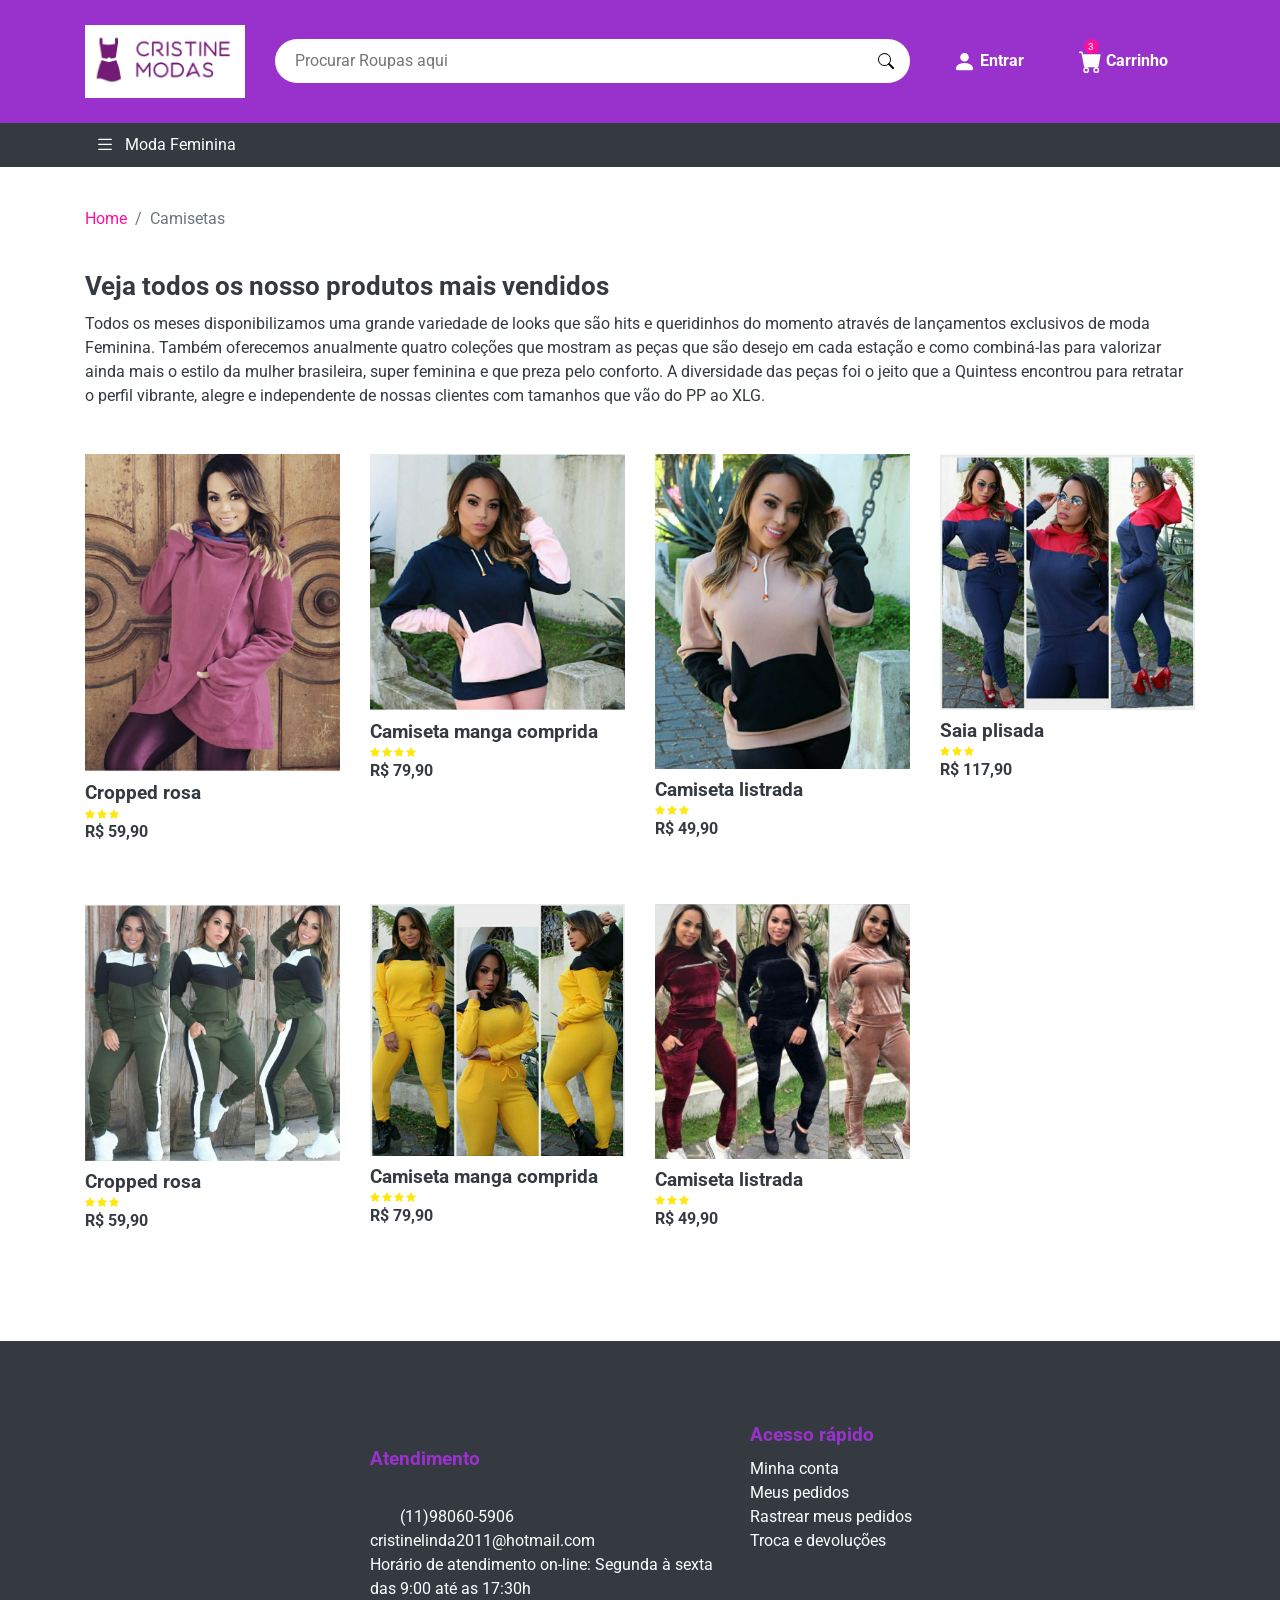
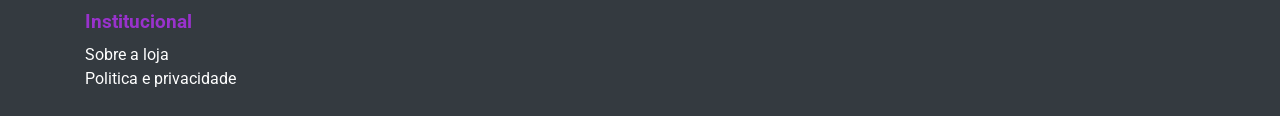
<file: TCC-main/select_menu2.html>
<!DOCTYPE html>
<html lang="pt-br">

<head>
  <meta charset="UTF-8">
  <meta name="viewport" content="width=device-width, initial-scale=1.0">

  <title>Loja Virtual - Camisetas</title>

  <!-- Favicons -->
  <meta name="msapplication-TileColor" content="#FFC107">
  <meta name="msapplication-TileImage" content="./assets/images/favicons/ms-icon-144x144.png">
  <meta name="theme-color" content="#FFC107">
  <!-- end Favicons -->

  <!-- Css -->
  <link rel="stylesheet" href="./assets/css/style.css">
</head>

<body>

  <!-- header -->
  <header class="container-fluid">
    <!-- container -->
    <section class="container">
      <!-- row -->
      <article class="row d-flex align-items-center">

        <!-- logo -->
        <a href="./" class="col-md-2 d-flex justify-content-center">
          <img src="./assets/images/favico.png" class="img-fluid" alt="Logo da empresa - Moda da Mulher">
        </a>

        <!-- buscador -->
        <form action="#" class="col-md-7 d-flex align-items-center">
          <input type="text" name="name" placeholder="Procurar Roupas aqui">

          <button class="d-flex align-items-center">
            <svg width="1em" height="1em" viewBox="0 0 16 16" class="bi bi-search" fill="currentColor"
              xmlns="http://www.w3.org/2000/svg">
              <path fill-rule="evenodd"
                d="M10.442 10.442a1 1 0 0 1 1.415 0l3.85 3.85a1 1 0 0 1-1.414 1.415l-3.85-3.85a1 1 0 0 1 0-1.415z" />
              <path fill-rule="evenodd"
                d="M6.5 12a5.5 5.5 0 1 0 0-11 5.5 5.5 0 0 0 0 11zM13 6.5a6.5 6.5 0 1 1-13 0 6.5 6.5 0 0 1 13 0z" />
            </svg>
          </button>
        </form>

        <!-- administrativo do cliente -->
        <ul class="col-md-3 nav d-flex align-items-center justify-content-around">
          <li class="nav-item">
            <a href="#">
              <svg width="1em" height="1em" viewBox="0 0 16 16" class="bi bi-person-fill" fill="currentColor"
                xmlns="http://www.w3.org/2000/svg">
                <path fill-rule="evenodd"
                  d="M3 14s-1 0-1-1 1-4 6-4 6 3 6 4-1 1-1 1H3zm5-6a3 3 0 1 0 0-6 3 3 0 0 0 0 6z" />
              </svg>

              Entrar
            </a>
          </li>

          <li class="nav-item">
            <span class="notificacao d-flex align-items-center justify-content-center">3</span>
            <a href="#">
              <svg width="1em" height="1em" viewBox="0 0 16 16" class="bi bi-cart-fill" fill="currentColor"
                xmlns="http://www.w3.org/2000/svg">
                <path fill-rule="evenodd"
                  d="M0 1.5A.5.5 0 0 1 .5 1H2a.5.5 0 0 1 .485.379L2.89 3H14.5a.5.5 0 0 1 .491.592l-1.5 8A.5.5 0 0 1 13 12H4a.5.5 0 0 1-.491-.408L2.01 3.607 1.61 2H.5a.5.5 0 0 1-.5-.5zM5 12a2 2 0 1 0 0 4 2 2 0 0 0 0-4zm7 0a2 2 0 1 0 0 4 2 2 0 0 0 0-4zm-7 1a1 1 0 1 0 0 2 1 1 0 0 0 0-2zm7 0a1 1 0 1 0 0 2 1 1 0 0 0 0-2z" />
              </svg>
              Carrinho
            </a>
          </li>
        </ul>
        <!-- end administrativo do cliente -->

      </article>
      <!-- row -->
    </section>
    <!-- end container -->
  </header>
  <!-- end header -->

  <!-- menu do site -->
  <nav class="container-fluid nav-produtos">
    <!-- container -->
    <section class="container">
      <!-- menu -->
      <ul class="nav">
        <!-- lista de itens -->
        <li class="col-xl-2 col-lg-3 col-md-12 nav-item d-flex align-items-center">
          <svg width="1em" height="1em" viewBox="0 0 16 16" class="bi bi-list" fill="currentColor"
            xmlns="http://www.w3.org/2000/svg">
            <path fill-rule="evenodd"
              d="M2.5 11.5A.5.5 0 0 1 3 11h10a.5.5 0 0 1 0 1H3a.5.5 0 0 1-.5-.5zm0-4A.5.5 0 0 1 3 7h10a.5.5 0 0 1 0 1H3a.5.5 0 0 1-.5-.5zm0-4A.5.5 0 0 1 3 3h10a.5.5 0 0 1 0 1H3a.5.5 0 0 1-.5-.5z" />
          </svg>
          Moda Feminina

          <!-- submenu -->
          <ul class="nav flex-column">
            <li class="nav-item">
              <a href="#">
                Calças
              </a>
            </li>

            <li class="nav-item">
              <a href="#">
                Bermudas
              </a>
            </li>

            
            <li class="nav-item">
              <a href="#">
                Moletom
              </a>
            </li>
            <li class="nav-item">
              <a href="#">
                Conjuntos
              </a>
            </li><li class="nav-item">
              <a href="#">
               Camisetas
              </a>
            </li>
          <!-- end submenu -->
        </li>
      <!-- menu -->
    </section>
    <!-- end container -->
  </nav>
  <!-- end menu do site -->

  <!-- main -->
  <main>


    <!-- container produtos -->
    <section class="container produtos">

      <nav aria-label="breadcrumb">
        <ol class="breadcrumb">
          <li class="breadcrumb-item"><a href="./">Home</a></li>
          <li class="breadcrumb-item active" aria-current="page">Camisetas</li>
        </ol>
      </nav>

      <!-- title -->
      <h1>Veja todos os nosso produtos mais vendidos</h1>
      <p>
        Todos os meses disponibilizamos uma grande variedade de looks que são hits e queridinhos do momento através de
        lançamentos exclusivos de moda Feminina. Também oferecemos anualmente quatro coleções que mostram as peças que
        são desejo em cada estação e como combiná-las para valorizar ainda mais o estilo da mulher brasileira, super
        feminina e que preza pelo conforto. A diversidade das peças foi o jeito que a Quintess encontrou para retratar o
        perfil vibrante, alegre e independente de nossas clientes com tamanhos que vão do PP ao XLG.
      </p>
      <!-- listagem dos produtos -->
      <article class="row">

        <!-- produtos -->
        <a href="log1.html" class="produtos-container col-md-3">
          <!-- imagem do produto -->
          <img src="./assets/images/Modelo_WallTech/Modelo_1.jpeg" class="img-fluid" alt="Cropped rosa" width="300px" height="300px">

          <!-- itens do produto -->
          <article class="produtos-itens">
            <!-- title produto -->
            <h2>Cropped rosa</h2>

            <!-- stars -->
            <div class="produtos-stars">
              <svg width="1em" height="1em" viewBox="0 0 16 16" class="bi bi-star-fill" fill="currentColor"
                xmlns="http://www.w3.org/2000/svg">
                <path
                  d="M3.612 15.443c-.386.198-.824-.149-.746-.592l.83-4.73L.173 6.765c-.329-.314-.158-.888.283-.95l4.898-.696L7.538.792c.197-.39.73-.39.927 0l2.184 4.327 4.898.696c.441.062.612.636.283.95l-3.523 3.356.83 4.73c.078.443-.36.79-.746.592L8 13.187l-4.389 2.256z" />
              </svg>

              <svg width="1em" height="1em" viewBox="0 0 16 16" class="bi bi-star-fill" fill="currentColor"
                xmlns="http://www.w3.org/2000/svg">
                <path
                  d="M3.612 15.443c-.386.198-.824-.149-.746-.592l.83-4.73L.173 6.765c-.329-.314-.158-.888.283-.95l4.898-.696L7.538.792c.197-.39.73-.39.927 0l2.184 4.327 4.898.696c.441.062.612.636.283.95l-3.523 3.356.83 4.73c.078.443-.36.79-.746.592L8 13.187l-4.389 2.256z" />
              </svg>

              <svg width="1em" height="1em" viewBox="0 0 16 16" class="bi bi-star-fill" fill="currentColor"
                xmlns="http://www.w3.org/2000/svg">
                <path
                  d="M3.612 15.443c-.386.198-.824-.149-.746-.592l.83-4.73L.173 6.765c-.329-.314-.158-.888.283-.95l4.898-.696L7.538.792c.197-.39.73-.39.927 0l2.184 4.327 4.898.696c.441.062.612.636.283.95l-3.523 3.356.83 4.73c.078.443-.36.79-.746.592L8 13.187l-4.389 2.256z" />
              </svg>
            </div>

            <!-- preco -->
            <strong class="produtos-preco">
              R$ 59,90
            </strong>
          </article>
          <!-- end itens do produto -->
        </a>
        <!-- end produtos -->

        <!-- produtos -->
        <a href="log2.html" class="produtos-container col-md-3">
          <!-- imagem do produto -->
          <img src="./assets/images/Modelo_WallTech/Modelo_2.jpeg" class="img-fluid" alt="Camiseta manga comprida" min-width='300px'>

          <!-- itens do produto -->
          <article class="produtos-itens">
            <!-- title produto -->
            <h2>Camiseta manga comprida</h2>

            <!-- stars -->
            <div class="produtos-stars">
              <svg width="1em" height="1em" viewBox="0 0 16 16" class="bi bi-star-fill" fill="currentColor"
                xmlns="http://www.w3.org/2000/svg">
                <path
                  d="M3.612 15.443c-.386.198-.824-.149-.746-.592l.83-4.73L.173 6.765c-.329-.314-.158-.888.283-.95l4.898-.696L7.538.792c.197-.39.73-.39.927 0l2.184 4.327 4.898.696c.441.062.612.636.283.95l-3.523 3.356.83 4.73c.078.443-.36.79-.746.592L8 13.187l-4.389 2.256z" />
              </svg>

              <svg width="1em" height="1em" viewBox="0 0 16 16" class="bi bi-star-fill" fill="currentColor"
                xmlns="http://www.w3.org/2000/svg">
                <path
                  d="M3.612 15.443c-.386.198-.824-.149-.746-.592l.83-4.73L.173 6.765c-.329-.314-.158-.888.283-.95l4.898-.696L7.538.792c.197-.39.73-.39.927 0l2.184 4.327 4.898.696c.441.062.612.636.283.95l-3.523 3.356.83 4.73c.078.443-.36.79-.746.592L8 13.187l-4.389 2.256z" />
              </svg>

              <svg width="1em" height="1em" viewBox="0 0 16 16" class="bi bi-star-fill" fill="currentColor"
                xmlns="http://www.w3.org/2000/svg">
                <path
                  d="M3.612 15.443c-.386.198-.824-.149-.746-.592l.83-4.73L.173 6.765c-.329-.314-.158-.888.283-.95l4.898-.696L7.538.792c.197-.39.73-.39.927 0l2.184 4.327 4.898.696c.441.062.612.636.283.95l-3.523 3.356.83 4.73c.078.443-.36.79-.746.592L8 13.187l-4.389 2.256z" />
              </svg>

              <svg width="1em" height="1em" viewBox="0 0 16 16" class="bi bi-star-fill" fill="currentColor"
                xmlns="http://www.w3.org/2000/svg">
                <path
                  d="M3.612 15.443c-.386.198-.824-.149-.746-.592l.83-4.73L.173 6.765c-.329-.314-.158-.888.283-.95l4.898-.696L7.538.792c.197-.39.73-.39.927 0l2.184 4.327 4.898.696c.441.062.612.636.283.95l-3.523 3.356.83 4.73c.078.443-.36.79-.746.592L8 13.187l-4.389 2.256z" />
              </svg>
            </div>

            <!-- preco -->
            <strong class="produtos-preco">
              R$ 79,90
            </strong>
          </article>
          <!-- end itens do produto -->
        </a>
        <!-- end produtos -->

        <!-- produtos -->
        <a href="log3.html" class="produtos-container col-md-3">
          <!-- imagem do produto -->
          <img src="./assets/images/Modelo_WallTech/Modelo_3.jpeg" class="img-fluid" alt="Camiseta listrada">

          <!-- itens do produto -->
          <article class="produtos-itens">
            <!-- title produto -->
            <h2>Camiseta listrada</h2>

            <!-- stars -->
            <div class="produtos-stars">
              <svg width="1em" height="1em" viewBox="0 0 16 16" class="bi bi-star-fill" fill="currentColor"
                xmlns="http://www.w3.org/2000/svg">
                <path
                  d="M3.612 15.443c-.386.198-.824-.149-.746-.592l.83-4.73L.173 6.765c-.329-.314-.158-.888.283-.95l4.898-.696L7.538.792c.197-.39.73-.39.927 0l2.184 4.327 4.898.696c.441.062.612.636.283.95l-3.523 3.356.83 4.73c.078.443-.36.79-.746.592L8 13.187l-4.389 2.256z" />
              </svg>

              <svg width="1em" height="1em" viewBox="0 0 16 16" class="bi bi-star-fill" fill="currentColor"
                xmlns="http://www.w3.org/2000/svg">
                <path
                  d="M3.612 15.443c-.386.198-.824-.149-.746-.592l.83-4.73L.173 6.765c-.329-.314-.158-.888.283-.95l4.898-.696L7.538.792c.197-.39.73-.39.927 0l2.184 4.327 4.898.696c.441.062.612.636.283.95l-3.523 3.356.83 4.73c.078.443-.36.79-.746.592L8 13.187l-4.389 2.256z" />
              </svg>

              <svg width="1em" height="1em" viewBox="0 0 16 16" class="bi bi-star-fill" fill="currentColor"
                xmlns="http://www.w3.org/2000/svg">
                <path
                  d="M3.612 15.443c-.386.198-.824-.149-.746-.592l.83-4.73L.173 6.765c-.329-.314-.158-.888.283-.95l4.898-.696L7.538.792c.197-.39.73-.39.927 0l2.184 4.327 4.898.696c.441.062.612.636.283.95l-3.523 3.356.83 4.73c.078.443-.36.79-.746.592L8 13.187l-4.389 2.256z" />
              </svg>
            </div>

            <!-- preco -->
            <strong class="produtos-preco">
              R$ 49,90
            </strong>
          </article>
          <!-- end itens do produto -->
        </a>
        <!-- end produtos -->

        <!-- produtos -->
        <a href="log4.html" class="produtos-container col-md-3">
          <!-- imagem do produto -->
          <img src="./assets/images/Modelo_WallTech/Modelo_4.jpeg" class="img-fluid" alt="Saia plisada">

          <!-- itens do produto -->
          <article class="produtos-itens">
            <!-- title produto -->
            <h2>Saia plisada</h2>

            <!-- stars -->
            <div class="produtos-stars">
              <svg width="1em" height="1em" viewBox="0 0 16 16" class="bi bi-star-fill" fill="currentColor"
                xmlns="http://www.w3.org/2000/svg">
                <path
                  d="M3.612 15.443c-.386.198-.824-.149-.746-.592l.83-4.73L.173 6.765c-.329-.314-.158-.888.283-.95l4.898-.696L7.538.792c.197-.39.73-.39.927 0l2.184 4.327 4.898.696c.441.062.612.636.283.95l-3.523 3.356.83 4.73c.078.443-.36.79-.746.592L8 13.187l-4.389 2.256z" />
              </svg>

              <svg width="1em" height="1em" viewBox="0 0 16 16" class="bi bi-star-fill" fill="currentColor"
                xmlns="http://www.w3.org/2000/svg">
                <path
                  d="M3.612 15.443c-.386.198-.824-.149-.746-.592l.83-4.73L.173 6.765c-.329-.314-.158-.888.283-.95l4.898-.696L7.538.792c.197-.39.73-.39.927 0l2.184 4.327 4.898.696c.441.062.612.636.283.95l-3.523 3.356.83 4.73c.078.443-.36.79-.746.592L8 13.187l-4.389 2.256z" />
              </svg>

              <svg width="1em" height="1em" viewBox="0 0 16 16" class="bi bi-star-fill" fill="currentColor"
                xmlns="http://www.w3.org/2000/svg">
                <path
                  d="M3.612 15.443c-.386.198-.824-.149-.746-.592l.83-4.73L.173 6.765c-.329-.314-.158-.888.283-.95l4.898-.696L7.538.792c.197-.39.73-.39.927 0l2.184 4.327 4.898.696c.441.062.612.636.283.95l-3.523 3.356.83 4.73c.078.443-.36.79-.746.592L8 13.187l-4.389 2.256z" />
              </svg>
            </div>

            <!-- preco -->
            <strong class="produtos-preco">
              R$ 117,90
            </strong>
          </article>
          <!-- end itens do produto -->
        </a>
        <!-- end produtos -->

        <!-- produtos -->
        <a href="log5.html" class="produtos-container col-md-3">
          <!-- imagem do produto -->
          <img src="./assets/images/Modelo_WallTech/Modelo_5.jpeg" class="img-fluid" alt="Cropped rosa">

          <!-- itens do produto -->
          <article class="produtos-itens">
            <!-- title produto -->
            <h2>Cropped rosa</h2>

            <!-- stars -->
            <div class="produtos-stars">
              <svg width="1em" height="1em" viewBox="0 0 16 16" class="bi bi-star-fill" fill="currentColor"
                xmlns="http://www.w3.org/2000/svg">
                <path
                  d="M3.612 15.443c-.386.198-.824-.149-.746-.592l.83-4.73L.173 6.765c-.329-.314-.158-.888.283-.95l4.898-.696L7.538.792c.197-.39.73-.39.927 0l2.184 4.327 4.898.696c.441.062.612.636.283.95l-3.523 3.356.83 4.73c.078.443-.36.79-.746.592L8 13.187l-4.389 2.256z" />
              </svg>

              <svg width="1em" height="1em" viewBox="0 0 16 16" class="bi bi-star-fill" fill="currentColor"
                xmlns="http://www.w3.org/2000/svg">
                <path
                  d="M3.612 15.443c-.386.198-.824-.149-.746-.592l.83-4.73L.173 6.765c-.329-.314-.158-.888.283-.95l4.898-.696L7.538.792c.197-.39.73-.39.927 0l2.184 4.327 4.898.696c.441.062.612.636.283.95l-3.523 3.356.83 4.73c.078.443-.36.79-.746.592L8 13.187l-4.389 2.256z" />
              </svg>

              <svg width="1em" height="1em" viewBox="0 0 16 16" class="bi bi-star-fill" fill="currentColor"
                xmlns="http://www.w3.org/2000/svg">
                <path
                  d="M3.612 15.443c-.386.198-.824-.149-.746-.592l.83-4.73L.173 6.765c-.329-.314-.158-.888.283-.95l4.898-.696L7.538.792c.197-.39.73-.39.927 0l2.184 4.327 4.898.696c.441.062.612.636.283.95l-3.523 3.356.83 4.73c.078.443-.36.79-.746.592L8 13.187l-4.389 2.256z" />
              </svg>
            </div>

            <!-- preco -->
            <strong class="produtos-preco">
              R$ 59,90
            </strong>
          </article>
          <!-- end itens do produto -->
        </a>
        <!-- end produtos -->

        <!-- produtos -->
        <a href="log6.html" class="produtos-container col-md-3">
          <!-- imagem do produto -->
          <img src="./assets/images/Modelo_WallTech/Modelo_6.jpeg" class="img-fluid" alt="Camiseta manga comprida">

          <!-- itens do produto -->
          <article class="produtos-itens">
            <!-- title produto -->
            <h2>Camiseta manga comprida</h2>

            <!-- stars -->
            <div class="produtos-stars">
              <svg width="1em" height="1em" viewBox="0 0 16 16" class="bi bi-star-fill" fill="currentColor"
                xmlns="http://www.w3.org/2000/svg">
                <path
                  d="M3.612 15.443c-.386.198-.824-.149-.746-.592l.83-4.73L.173 6.765c-.329-.314-.158-.888.283-.95l4.898-.696L7.538.792c.197-.39.73-.39.927 0l2.184 4.327 4.898.696c.441.062.612.636.283.95l-3.523 3.356.83 4.73c.078.443-.36.79-.746.592L8 13.187l-4.389 2.256z" />
              </svg>

              <svg width="1em" height="1em" viewBox="0 0 16 16" class="bi bi-star-fill" fill="currentColor"
                xmlns="http://www.w3.org/2000/svg">
                <path
                  d="M3.612 15.443c-.386.198-.824-.149-.746-.592l.83-4.73L.173 6.765c-.329-.314-.158-.888.283-.95l4.898-.696L7.538.792c.197-.39.73-.39.927 0l2.184 4.327 4.898.696c.441.062.612.636.283.95l-3.523 3.356.83 4.73c.078.443-.36.79-.746.592L8 13.187l-4.389 2.256z" />
              </svg>

              <svg width="1em" height="1em" viewBox="0 0 16 16" class="bi bi-star-fill" fill="currentColor"
                xmlns="http://www.w3.org/2000/svg">
                <path
                  d="M3.612 15.443c-.386.198-.824-.149-.746-.592l.83-4.73L.173 6.765c-.329-.314-.158-.888.283-.95l4.898-.696L7.538.792c.197-.39.73-.39.927 0l2.184 4.327 4.898.696c.441.062.612.636.283.95l-3.523 3.356.83 4.73c.078.443-.36.79-.746.592L8 13.187l-4.389 2.256z" />
              </svg>

              <svg width="1em" height="1em" viewBox="0 0 16 16" class="bi bi-star-fill" fill="currentColor"
                xmlns="http://www.w3.org/2000/svg">
                <path
                  d="M3.612 15.443c-.386.198-.824-.149-.746-.592l.83-4.73L.173 6.765c-.329-.314-.158-.888.283-.95l4.898-.696L7.538.792c.197-.39.73-.39.927 0l2.184 4.327 4.898.696c.441.062.612.636.283.95l-3.523 3.356.83 4.73c.078.443-.36.79-.746.592L8 13.187l-4.389 2.256z" />
              </svg>
            </div>

            <!-- preco -->
            <strong class="produtos-preco">
              R$ 79,90
            </strong>
          </article>
          <!-- end itens do produto -->
        </a>
        <!-- end produtos -->

        <!-- produtos -->
        <a href="log7.html" class="produtos-container col-md-3">
          <!-- imagem do produto -->
          <img src="./assets/images/Modelo_WallTech/Modelo_7.jpeg" class="img-fluid" alt="Camiseta listrada">

          <!-- itens do produto -->
          <article class="produtos-itens">
            <!-- title produto -->
            <h2>Camiseta listrada</h2>

            <!-- stars -->
            <div class="produtos-stars">
              <svg width="1em" height="1em" viewBox="0 0 16 16" class="bi bi-star-fill" fill="currentColor"
                xmlns="http://www.w3.org/2000/svg">
                <path
                  d="M3.612 15.443c-.386.198-.824-.149-.746-.592l.83-4.73L.173 6.765c-.329-.314-.158-.888.283-.95l4.898-.696L7.538.792c.197-.39.73-.39.927 0l2.184 4.327 4.898.696c.441.062.612.636.283.95l-3.523 3.356.83 4.73c.078.443-.36.79-.746.592L8 13.187l-4.389 2.256z" />
              </svg>

              <svg width="1em" height="1em" viewBox="0 0 16 16" class="bi bi-star-fill" fill="currentColor"
                xmlns="http://www.w3.org/2000/svg">
                <path
                  d="M3.612 15.443c-.386.198-.824-.149-.746-.592l.83-4.73L.173 6.765c-.329-.314-.158-.888.283-.95l4.898-.696L7.538.792c.197-.39.73-.39.927 0l2.184 4.327 4.898.696c.441.062.612.636.283.95l-3.523 3.356.83 4.73c.078.443-.36.79-.746.592L8 13.187l-4.389 2.256z" />
              </svg>

              <svg width="1em" height="1em" viewBox="0 0 16 16" class="bi bi-star-fill" fill="currentColor"
                xmlns="http://www.w3.org/2000/svg">
                <path
                  d="M3.612 15.443c-.386.198-.824-.149-.746-.592l.83-4.73L.173 6.765c-.329-.314-.158-.888.283-.95l4.898-.696L7.538.792c.197-.39.73-.39.927 0l2.184 4.327 4.898.696c.441.062.612.636.283.95l-3.523 3.356.83 4.73c.078.443-.36.79-.746.592L8 13.187l-4.389 2.256z" />
              </svg>
            </div>

            <!-- preco -->
            <strong class="produtos-preco">
              R$ 49,90
            </strong>
          </article>
          <!-- end itens do produto -->

        <!-- end produtos -->

      </article>
      <!-- listagem dos produtos -->
      <!-- end container produtos -->
  </main>
  <!-- end main -->

  <!-- Footer -->
  <footer class="container-fluid">
    <!-- container -->
    <section class="container">
      <!-- menus -->
      <section class="row">
        <!-- atendimento -->
        <article class="col-md-4">
          <h4>
            Atendimento
          </h4>
          <!-- links -->
          <ul class="nav flex-column">
            <li class="nav-item">
              <a href="tel:+5511999999999">(11)98060-5906 </a>
            </li>

            <li class="nav-item">
              <a href="mailto:cristinelinda2011@hotmail.com">cristinelinda2011@hotmail.com</a>
            </li>

            <li class="nav-item">
              Horário de atendimento on-line: Segunda à sexta das 9:00 até as 17:30h
            </li>
          </ul>
        </article>
        <!-- end atendimento -->

        <!-- acesso rápido -->
        <article class="col-md-3">
          <h4>
            Acesso rápido
          </h4>
          <!-- links -->
          <ul class="nav flex-column">
            <li class="nav-item">
              <a href="#">Minha conta</a>
            </li>

            <li class="nav-item">
              <a href="#">Meus pedidos</a>
            </li>

            <li class="nav-item">
              <a href="#">Rastrear meus pedidos</a>
            </li>

            <li class="nav-item">
              <a href="#">Troca e devoluções</a>
            </li>
          </ul>
        </article>
        <!-- end acesso rápido -->

        <!-- institucional -->
        <article class="col-md-3">
          <h4>
            Institucional
          </h4>
          <!-- links -->
          <ul class="nav flex-column">
            <li class="nav-item">
              <a href="#">Sobre a loja</a>

            </li>

            <li class="nav-item">
              <a href="#">Politica e privacidade</a>
            </li>
          </ul>
        </article>
        <!-- end institucional -->

        
      </section>
      <!-- end menus -->
    </section>
    <!-- end container -->

  </footer>
  <!-- end Footer-->

  <!-- Arquivos Bootstrap -->
  <script src="./assets/js/jquery.js"></script>
  <script src="./assets/js/popper.js"></script>
  <script src="./assets/js/bootstrap.js"></script>
</body>

</html>
</file>
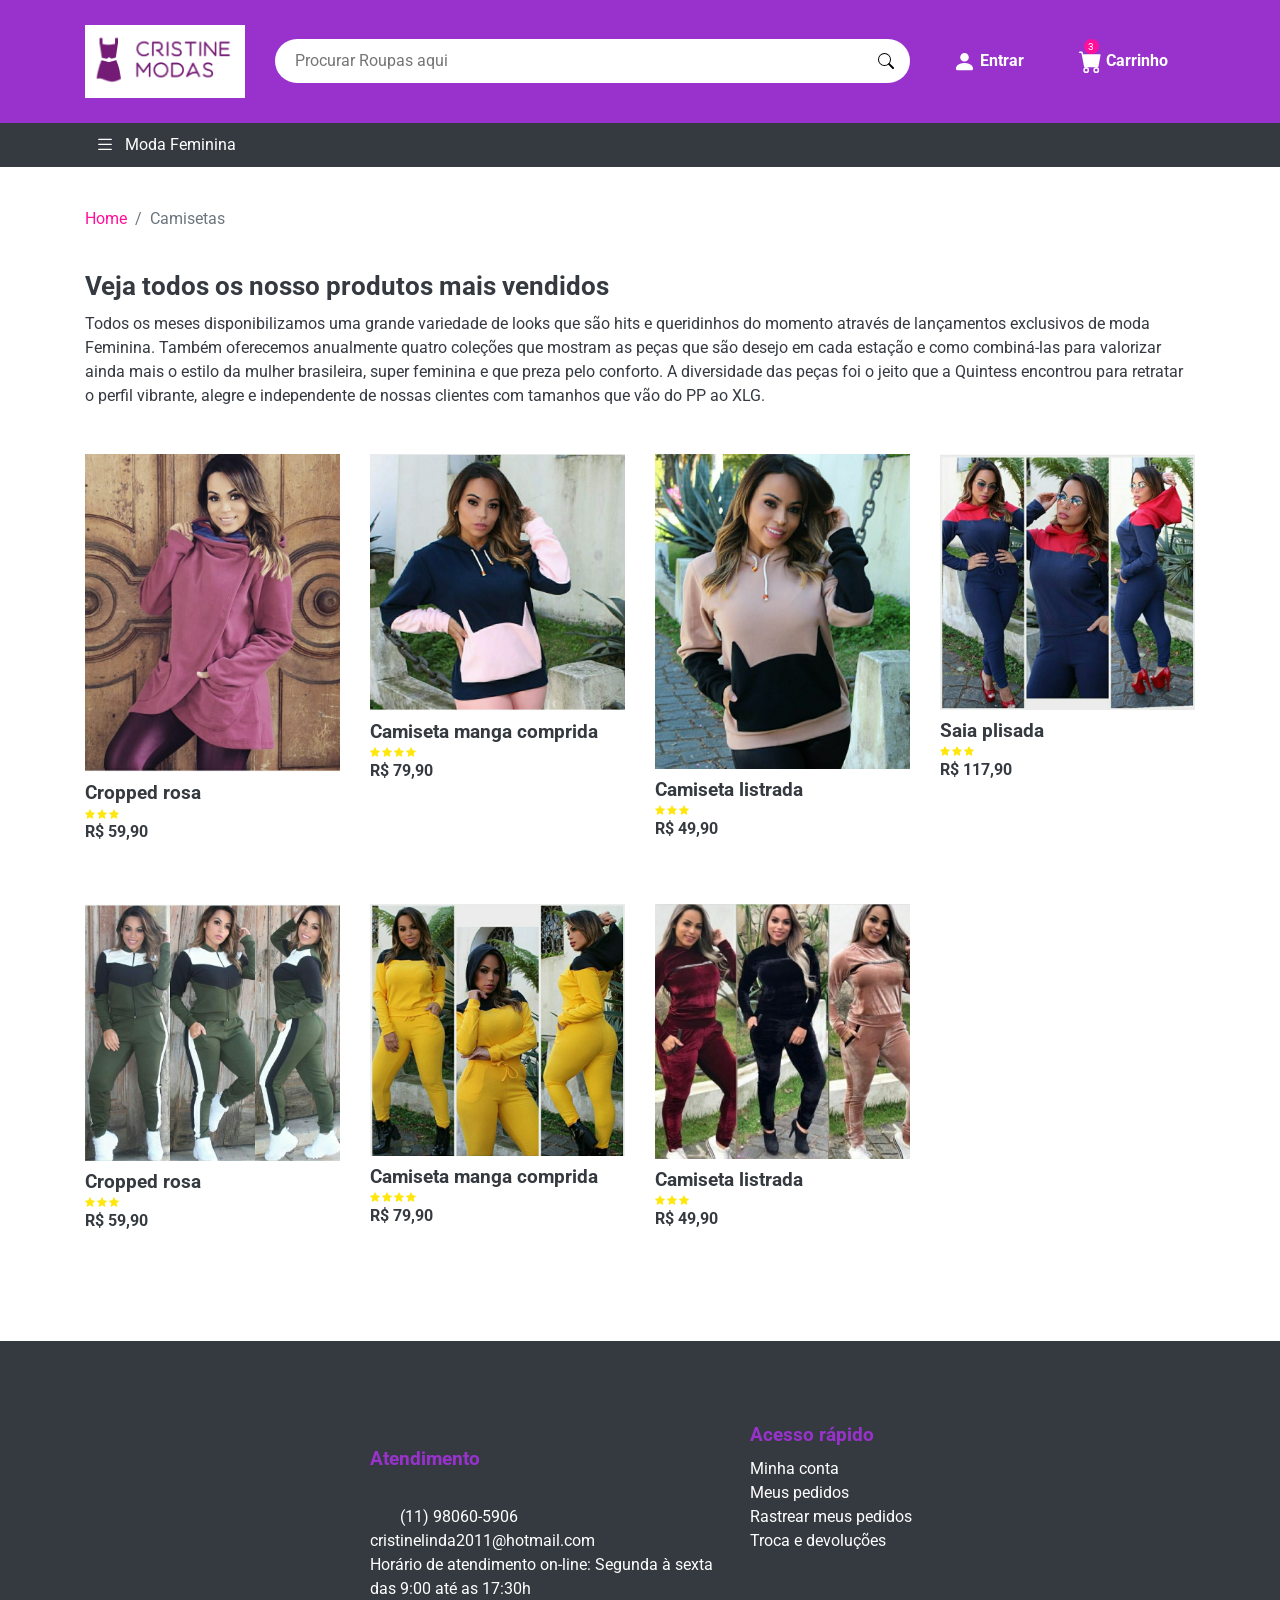
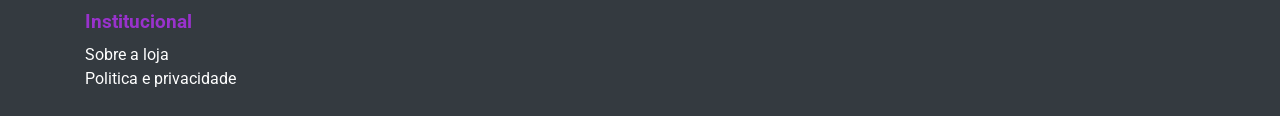
<file: TCC-main/select_menu3.html>
<!DOCTYPE html>
<html lang="pt-br">

<head>
  <meta charset="UTF-8">
  <meta name="viewport" content="width=device-width, initial-scale=1.0">

  <title>Loja Virtual - Camisetas</title>

  <!-- Favicons -->
  <meta name="msapplication-TileColor" content="#FFC107">
  <meta name="msapplication-TileImage" content="./assets/images/favicons/ms-icon-144x144.png">
  <meta name="theme-color" content="#FFC107">
  <!-- end Favicons -->

  <!-- Css -->
  <link rel="stylesheet" href="./assets/css/style.css">
</head>

<body>

  <!-- header -->
  <header class="container-fluid">
    <!-- container -->
    <section class="container">
      <!-- row -->
      <article class="row d-flex align-items-center">

        <!-- logo -->
        <a href="./" class="col-md-2 d-flex justify-content-center">
          <img src="./assets/images/favico.png" class="img-fluid" alt="Logo da empresa - Moda da Mulher">
        </a>

        <!-- buscador -->
        <form action="#" class="col-md-7 d-flex align-items-center">
          <input type="text" name="name" placeholder="Procurar Roupas aqui">

          <button class="d-flex align-items-center">
            <svg width="1em" height="1em" viewBox="0 0 16 16" class="bi bi-search" fill="currentColor"
              xmlns="http://www.w3.org/2000/svg">
              <path fill-rule="evenodd"
                d="M10.442 10.442a1 1 0 0 1 1.415 0l3.85 3.85a1 1 0 0 1-1.414 1.415l-3.85-3.85a1 1 0 0 1 0-1.415z" />
              <path fill-rule="evenodd"
                d="M6.5 12a5.5 5.5 0 1 0 0-11 5.5 5.5 0 0 0 0 11zM13 6.5a6.5 6.5 0 1 1-13 0 6.5 6.5 0 0 1 13 0z" />
            </svg>
          </button>
        </form>

        <!-- administrativo do cliente -->
        <ul class="col-md-3 nav d-flex align-items-center justify-content-around">
          <li class="nav-item">
            <a href="#">
              <svg width="1em" height="1em" viewBox="0 0 16 16" class="bi bi-person-fill" fill="currentColor"
                xmlns="http://www.w3.org/2000/svg">
                <path fill-rule="evenodd"
                  d="M3 14s-1 0-1-1 1-4 6-4 6 3 6 4-1 1-1 1H3zm5-6a3 3 0 1 0 0-6 3 3 0 0 0 0 6z" />
              </svg>

              Entrar
            </a>
          </li>

          <li class="nav-item">
            <span class="notificacao d-flex align-items-center justify-content-center">3</span>
            <a href="#">
              <svg width="1em" height="1em" viewBox="0 0 16 16" class="bi bi-cart-fill" fill="currentColor"
                xmlns="http://www.w3.org/2000/svg">
                <path fill-rule="evenodd"
                  d="M0 1.5A.5.5 0 0 1 .5 1H2a.5.5 0 0 1 .485.379L2.89 3H14.5a.5.5 0 0 1 .491.592l-1.5 8A.5.5 0 0 1 13 12H4a.5.5 0 0 1-.491-.408L2.01 3.607 1.61 2H.5a.5.5 0 0 1-.5-.5zM5 12a2 2 0 1 0 0 4 2 2 0 0 0 0-4zm7 0a2 2 0 1 0 0 4 2 2 0 0 0 0-4zm-7 1a1 1 0 1 0 0 2 1 1 0 0 0 0-2zm7 0a1 1 0 1 0 0 2 1 1 0 0 0 0-2z" />
              </svg>
              Carrinho
            </a>
          </li>
        </ul>
        <!-- end administrativo do cliente -->

      </article>
      <!-- row -->
    </section>
    <!-- end container -->
  </header>
  <!-- end header -->

  <!-- menu do site -->
  <nav class="container-fluid nav-produtos">
    <!-- container -->
    <section class="container">
      <!-- menu -->
      <ul class="nav">
        <!-- lista de itens -->
        <li class="col-xl-2 col-lg-3 col-md-12 nav-item d-flex align-items-center">
          <svg width="1em" height="1em" viewBox="0 0 16 16" class="bi bi-list" fill="currentColor"
            xmlns="http://www.w3.org/2000/svg">
            <path fill-rule="evenodd"
              d="M2.5 11.5A.5.5 0 0 1 3 11h10a.5.5 0 0 1 0 1H3a.5.5 0 0 1-.5-.5zm0-4A.5.5 0 0 1 3 7h10a.5.5 0 0 1 0 1H3a.5.5 0 0 1-.5-.5zm0-4A.5.5 0 0 1 3 3h10a.5.5 0 0 1 0 1H3a.5.5 0 0 1-.5-.5z" />
          </svg>
          Moda Feminina

          <!-- submenu -->
          <ul class="nav flex-column">
            <li class="nav-item">
              <a href="#">
                Moletom
              </a>
            </li>

            <li class="nav-item">
              <a href="#">
               Camisetas
              </a>
            </li>

            <li class="nav-item">
              <a href="#">
                Bermudas
              </a>
              
            <li class="nav-item">
              <a href="#">
               Conjuntos
              </a>
            </li>
            </li>
          <!-- end submenu -->
        </li>
      <!-- menu -->
    </section>
    <!-- end container -->
  </nav>
  <!-- end menu do site -->

  <!-- main -->
  <main>


    <!-- container produtos -->
    <section class="container produtos">

      <nav aria-label="breadcrumb">
        <ol class="breadcrumb">
          <li class="breadcrumb-item"><a href="./">Home</a></li>
          <li class="breadcrumb-item active" aria-current="page">Camisetas</li>
        </ol>
      </nav>

      <!-- title -->
      <h1>Veja todos os nosso produtos mais vendidos</h1>
      <p>
        Todos os meses disponibilizamos uma grande variedade de looks que são hits e queridinhos do momento através de
        lançamentos exclusivos de moda Feminina. Também oferecemos anualmente quatro coleções que mostram as peças que
        são desejo em cada estação e como combiná-las para valorizar ainda mais o estilo da mulher brasileira, super
        feminina e que preza pelo conforto. A diversidade das peças foi o jeito que a Quintess encontrou para retratar o
        perfil vibrante, alegre e independente de nossas clientes com tamanhos que vão do PP ao XLG.
      </p>
      <!-- listagem dos produtos -->
      <article class="row">

        <!-- produtos -->
        <a href="log1.html" class="produtos-container col-md-3">
          <!-- imagem do produto -->
          <img src="./assets/images/Modelo_WallTech/Modelo_1.jpeg" class="img-fluid" alt="Cropped rosa" width="300px" height="300px">

          <!-- itens do produto -->
          <article class="produtos-itens">
            <!-- title produto -->
            <h2>Cropped rosa</h2>

            <!-- stars -->
            <div class="produtos-stars">
              <svg width="1em" height="1em" viewBox="0 0 16 16" class="bi bi-star-fill" fill="currentColor"
                xmlns="http://www.w3.org/2000/svg">
                <path
                  d="M3.612 15.443c-.386.198-.824-.149-.746-.592l.83-4.73L.173 6.765c-.329-.314-.158-.888.283-.95l4.898-.696L7.538.792c.197-.39.73-.39.927 0l2.184 4.327 4.898.696c.441.062.612.636.283.95l-3.523 3.356.83 4.73c.078.443-.36.79-.746.592L8 13.187l-4.389 2.256z" />
              </svg>

              <svg width="1em" height="1em" viewBox="0 0 16 16" class="bi bi-star-fill" fill="currentColor"
                xmlns="http://www.w3.org/2000/svg">
                <path
                  d="M3.612 15.443c-.386.198-.824-.149-.746-.592l.83-4.73L.173 6.765c-.329-.314-.158-.888.283-.95l4.898-.696L7.538.792c.197-.39.73-.39.927 0l2.184 4.327 4.898.696c.441.062.612.636.283.95l-3.523 3.356.83 4.73c.078.443-.36.79-.746.592L8 13.187l-4.389 2.256z" />
              </svg>

              <svg width="1em" height="1em" viewBox="0 0 16 16" class="bi bi-star-fill" fill="currentColor"
                xmlns="http://www.w3.org/2000/svg">
                <path
                  d="M3.612 15.443c-.386.198-.824-.149-.746-.592l.83-4.73L.173 6.765c-.329-.314-.158-.888.283-.95l4.898-.696L7.538.792c.197-.39.73-.39.927 0l2.184 4.327 4.898.696c.441.062.612.636.283.95l-3.523 3.356.83 4.73c.078.443-.36.79-.746.592L8 13.187l-4.389 2.256z" />
              </svg>
            </div>

            <!-- preco -->
            <strong class="produtos-preco">
              R$ 59,90
            </strong>
          </article>
          <!-- end itens do produto -->
        </a>
        <!-- end produtos -->

        <!-- produtos -->
        <a href="log2.html" class="produtos-container col-md-3">
          <!-- imagem do produto -->
          <img src="./assets/images/Modelo_WallTech/Modelo_2.jpeg" class="img-fluid" alt="Camiseta manga comprida" min-width='300px'>

          <!-- itens do produto -->
          <article class="produtos-itens">
            <!-- title produto -->
            <h2>Camiseta manga comprida</h2>

            <!-- stars -->
            <div class="produtos-stars">
              <svg width="1em" height="1em" viewBox="0 0 16 16" class="bi bi-star-fill" fill="currentColor"
                xmlns="http://www.w3.org/2000/svg">
                <path
                  d="M3.612 15.443c-.386.198-.824-.149-.746-.592l.83-4.73L.173 6.765c-.329-.314-.158-.888.283-.95l4.898-.696L7.538.792c.197-.39.73-.39.927 0l2.184 4.327 4.898.696c.441.062.612.636.283.95l-3.523 3.356.83 4.73c.078.443-.36.79-.746.592L8 13.187l-4.389 2.256z" />
              </svg>

              <svg width="1em" height="1em" viewBox="0 0 16 16" class="bi bi-star-fill" fill="currentColor"
                xmlns="http://www.w3.org/2000/svg">
                <path
                  d="M3.612 15.443c-.386.198-.824-.149-.746-.592l.83-4.73L.173 6.765c-.329-.314-.158-.888.283-.95l4.898-.696L7.538.792c.197-.39.73-.39.927 0l2.184 4.327 4.898.696c.441.062.612.636.283.95l-3.523 3.356.83 4.73c.078.443-.36.79-.746.592L8 13.187l-4.389 2.256z" />
              </svg>

              <svg width="1em" height="1em" viewBox="0 0 16 16" class="bi bi-star-fill" fill="currentColor"
                xmlns="http://www.w3.org/2000/svg">
                <path
                  d="M3.612 15.443c-.386.198-.824-.149-.746-.592l.83-4.73L.173 6.765c-.329-.314-.158-.888.283-.95l4.898-.696L7.538.792c.197-.39.73-.39.927 0l2.184 4.327 4.898.696c.441.062.612.636.283.95l-3.523 3.356.83 4.73c.078.443-.36.79-.746.592L8 13.187l-4.389 2.256z" />
              </svg>

              <svg width="1em" height="1em" viewBox="0 0 16 16" class="bi bi-star-fill" fill="currentColor"
                xmlns="http://www.w3.org/2000/svg">
                <path
                  d="M3.612 15.443c-.386.198-.824-.149-.746-.592l.83-4.73L.173 6.765c-.329-.314-.158-.888.283-.95l4.898-.696L7.538.792c.197-.39.73-.39.927 0l2.184 4.327 4.898.696c.441.062.612.636.283.95l-3.523 3.356.83 4.73c.078.443-.36.79-.746.592L8 13.187l-4.389 2.256z" />
              </svg>
            </div>

            <!-- preco -->
            <strong class="produtos-preco">
              R$ 79,90
            </strong>
          </article>
          <!-- end itens do produto -->
        </a>
        <!-- end produtos -->

        <!-- produtos -->
        <a href="log3.html" class="produtos-container col-md-3">
          <!-- imagem do produto -->
          <img src="./assets/images/Modelo_WallTech/Modelo_3.jpeg" class="img-fluid" alt="Camiseta listrada">

          <!-- itens do produto -->
          <article class="produtos-itens">
            <!-- title produto -->
            <h2>Camiseta listrada</h2>

            <!-- stars -->
            <div class="produtos-stars">
              <svg width="1em" height="1em" viewBox="0 0 16 16" class="bi bi-star-fill" fill="currentColor"
                xmlns="http://www.w3.org/2000/svg">
                <path
                  d="M3.612 15.443c-.386.198-.824-.149-.746-.592l.83-4.73L.173 6.765c-.329-.314-.158-.888.283-.95l4.898-.696L7.538.792c.197-.39.73-.39.927 0l2.184 4.327 4.898.696c.441.062.612.636.283.95l-3.523 3.356.83 4.73c.078.443-.36.79-.746.592L8 13.187l-4.389 2.256z" />
              </svg>

              <svg width="1em" height="1em" viewBox="0 0 16 16" class="bi bi-star-fill" fill="currentColor"
                xmlns="http://www.w3.org/2000/svg">
                <path
                  d="M3.612 15.443c-.386.198-.824-.149-.746-.592l.83-4.73L.173 6.765c-.329-.314-.158-.888.283-.95l4.898-.696L7.538.792c.197-.39.73-.39.927 0l2.184 4.327 4.898.696c.441.062.612.636.283.95l-3.523 3.356.83 4.73c.078.443-.36.79-.746.592L8 13.187l-4.389 2.256z" />
              </svg>

              <svg width="1em" height="1em" viewBox="0 0 16 16" class="bi bi-star-fill" fill="currentColor"
                xmlns="http://www.w3.org/2000/svg">
                <path
                  d="M3.612 15.443c-.386.198-.824-.149-.746-.592l.83-4.73L.173 6.765c-.329-.314-.158-.888.283-.95l4.898-.696L7.538.792c.197-.39.73-.39.927 0l2.184 4.327 4.898.696c.441.062.612.636.283.95l-3.523 3.356.83 4.73c.078.443-.36.79-.746.592L8 13.187l-4.389 2.256z" />
              </svg>
            </div>

            <!-- preco -->
            <strong class="produtos-preco">
              R$ 49,90
            </strong>
          </article>
          <!-- end itens do produto -->
        </a>
        <!-- end produtos -->

        <!-- produtos -->
        <a href="log4.html" class="produtos-container col-md-3">
          <!-- imagem do produto -->
          <img src="./assets/images/Modelo_WallTech/Modelo_4.jpeg" class="img-fluid" alt="Saia plisada">

          <!-- itens do produto -->
          <article class="produtos-itens">
            <!-- title produto -->
            <h2>Saia plisada</h2>

            <!-- stars -->
            <div class="produtos-stars">
              <svg width="1em" height="1em" viewBox="0 0 16 16" class="bi bi-star-fill" fill="currentColor"
                xmlns="http://www.w3.org/2000/svg">
                <path
                  d="M3.612 15.443c-.386.198-.824-.149-.746-.592l.83-4.73L.173 6.765c-.329-.314-.158-.888.283-.95l4.898-.696L7.538.792c.197-.39.73-.39.927 0l2.184 4.327 4.898.696c.441.062.612.636.283.95l-3.523 3.356.83 4.73c.078.443-.36.79-.746.592L8 13.187l-4.389 2.256z" />
              </svg>

              <svg width="1em" height="1em" viewBox="0 0 16 16" class="bi bi-star-fill" fill="currentColor"
                xmlns="http://www.w3.org/2000/svg">
                <path
                  d="M3.612 15.443c-.386.198-.824-.149-.746-.592l.83-4.73L.173 6.765c-.329-.314-.158-.888.283-.95l4.898-.696L7.538.792c.197-.39.73-.39.927 0l2.184 4.327 4.898.696c.441.062.612.636.283.95l-3.523 3.356.83 4.73c.078.443-.36.79-.746.592L8 13.187l-4.389 2.256z" />
              </svg>

              <svg width="1em" height="1em" viewBox="0 0 16 16" class="bi bi-star-fill" fill="currentColor"
                xmlns="http://www.w3.org/2000/svg">
                <path
                  d="M3.612 15.443c-.386.198-.824-.149-.746-.592l.83-4.73L.173 6.765c-.329-.314-.158-.888.283-.95l4.898-.696L7.538.792c.197-.39.73-.39.927 0l2.184 4.327 4.898.696c.441.062.612.636.283.95l-3.523 3.356.83 4.73c.078.443-.36.79-.746.592L8 13.187l-4.389 2.256z" />
              </svg>
            </div>

            <!-- preco -->
            <strong class="produtos-preco">
              R$ 117,90
            </strong>
          </article>
          <!-- end itens do produto -->
        </a>
        <!-- end produtos -->

        <!-- produtos -->
        <a href="log5.html" class="produtos-container col-md-3">
          <!-- imagem do produto -->
          <img src="./assets/images/Modelo_WallTech/Modelo_5.jpeg" class="img-fluid" alt="Cropped rosa">

          <!-- itens do produto -->
          <article class="produtos-itens">
            <!-- title produto -->
            <h2>Cropped rosa</h2>

            <!-- stars -->
            <div class="produtos-stars">
              <svg width="1em" height="1em" viewBox="0 0 16 16" class="bi bi-star-fill" fill="currentColor"
                xmlns="http://www.w3.org/2000/svg">
                <path
                  d="M3.612 15.443c-.386.198-.824-.149-.746-.592l.83-4.73L.173 6.765c-.329-.314-.158-.888.283-.95l4.898-.696L7.538.792c.197-.39.73-.39.927 0l2.184 4.327 4.898.696c.441.062.612.636.283.95l-3.523 3.356.83 4.73c.078.443-.36.79-.746.592L8 13.187l-4.389 2.256z" />
              </svg>

              <svg width="1em" height="1em" viewBox="0 0 16 16" class="bi bi-star-fill" fill="currentColor"
                xmlns="http://www.w3.org/2000/svg">
                <path
                  d="M3.612 15.443c-.386.198-.824-.149-.746-.592l.83-4.73L.173 6.765c-.329-.314-.158-.888.283-.95l4.898-.696L7.538.792c.197-.39.73-.39.927 0l2.184 4.327 4.898.696c.441.062.612.636.283.95l-3.523 3.356.83 4.73c.078.443-.36.79-.746.592L8 13.187l-4.389 2.256z" />
              </svg>

              <svg width="1em" height="1em" viewBox="0 0 16 16" class="bi bi-star-fill" fill="currentColor"
                xmlns="http://www.w3.org/2000/svg">
                <path
                  d="M3.612 15.443c-.386.198-.824-.149-.746-.592l.83-4.73L.173 6.765c-.329-.314-.158-.888.283-.95l4.898-.696L7.538.792c.197-.39.73-.39.927 0l2.184 4.327 4.898.696c.441.062.612.636.283.95l-3.523 3.356.83 4.73c.078.443-.36.79-.746.592L8 13.187l-4.389 2.256z" />
              </svg>
            </div>

            <!-- preco -->
            <strong class="produtos-preco">
              R$ 59,90
            </strong>
          </article>
          <!-- end itens do produto -->
        </a>
        <!-- end produtos -->

        <!-- produtos -->
        <a href="log6.html" class="produtos-container col-md-3">
          <!-- imagem do produto -->
          <img src="./assets/images/Modelo_WallTech/Modelo_6.jpeg" class="img-fluid" alt="Camiseta manga comprida">

          <!-- itens do produto -->
          <article class="produtos-itens">
            <!-- title produto -->
            <h2>Camiseta manga comprida</h2>

            <!-- stars -->
            <div class="produtos-stars">
              <svg width="1em" height="1em" viewBox="0 0 16 16" class="bi bi-star-fill" fill="currentColor"
                xmlns="http://www.w3.org/2000/svg">
                <path
                  d="M3.612 15.443c-.386.198-.824-.149-.746-.592l.83-4.73L.173 6.765c-.329-.314-.158-.888.283-.95l4.898-.696L7.538.792c.197-.39.73-.39.927 0l2.184 4.327 4.898.696c.441.062.612.636.283.95l-3.523 3.356.83 4.73c.078.443-.36.79-.746.592L8 13.187l-4.389 2.256z" />
              </svg>

              <svg width="1em" height="1em" viewBox="0 0 16 16" class="bi bi-star-fill" fill="currentColor"
                xmlns="http://www.w3.org/2000/svg">
                <path
                  d="M3.612 15.443c-.386.198-.824-.149-.746-.592l.83-4.73L.173 6.765c-.329-.314-.158-.888.283-.95l4.898-.696L7.538.792c.197-.39.73-.39.927 0l2.184 4.327 4.898.696c.441.062.612.636.283.95l-3.523 3.356.83 4.73c.078.443-.36.79-.746.592L8 13.187l-4.389 2.256z" />
              </svg>

              <svg width="1em" height="1em" viewBox="0 0 16 16" class="bi bi-star-fill" fill="currentColor"
                xmlns="http://www.w3.org/2000/svg">
                <path
                  d="M3.612 15.443c-.386.198-.824-.149-.746-.592l.83-4.73L.173 6.765c-.329-.314-.158-.888.283-.95l4.898-.696L7.538.792c.197-.39.73-.39.927 0l2.184 4.327 4.898.696c.441.062.612.636.283.95l-3.523 3.356.83 4.73c.078.443-.36.79-.746.592L8 13.187l-4.389 2.256z" />
              </svg>

              <svg width="1em" height="1em" viewBox="0 0 16 16" class="bi bi-star-fill" fill="currentColor"
                xmlns="http://www.w3.org/2000/svg">
                <path
                  d="M3.612 15.443c-.386.198-.824-.149-.746-.592l.83-4.73L.173 6.765c-.329-.314-.158-.888.283-.95l4.898-.696L7.538.792c.197-.39.73-.39.927 0l2.184 4.327 4.898.696c.441.062.612.636.283.95l-3.523 3.356.83 4.73c.078.443-.36.79-.746.592L8 13.187l-4.389 2.256z" />
              </svg>
            </div>

            <!-- preco -->
            <strong class="produtos-preco">
              R$ 79,90
            </strong>
          </article>
          <!-- end itens do produto -->
        </a>
        <!-- end produtos -->

        <!-- produtos -->
        <a href="log7.html" class="produtos-container col-md-3">
          <!-- imagem do produto -->
          <img src="./assets/images/Modelo_WallTech/Modelo_7.jpeg" class="img-fluid" alt="Camiseta listrada">

          <!-- itens do produto -->
          <article class="produtos-itens">
            <!-- title produto -->
            <h2>Camiseta listrada</h2>

            <!-- stars -->
            <div class="produtos-stars">
              <svg width="1em" height="1em" viewBox="0 0 16 16" class="bi bi-star-fill" fill="currentColor"
                xmlns="http://www.w3.org/2000/svg">
                <path
                  d="M3.612 15.443c-.386.198-.824-.149-.746-.592l.83-4.73L.173 6.765c-.329-.314-.158-.888.283-.95l4.898-.696L7.538.792c.197-.39.73-.39.927 0l2.184 4.327 4.898.696c.441.062.612.636.283.95l-3.523 3.356.83 4.73c.078.443-.36.79-.746.592L8 13.187l-4.389 2.256z" />
              </svg>

              <svg width="1em" height="1em" viewBox="0 0 16 16" class="bi bi-star-fill" fill="currentColor"
                xmlns="http://www.w3.org/2000/svg">
                <path
                  d="M3.612 15.443c-.386.198-.824-.149-.746-.592l.83-4.73L.173 6.765c-.329-.314-.158-.888.283-.95l4.898-.696L7.538.792c.197-.39.73-.39.927 0l2.184 4.327 4.898.696c.441.062.612.636.283.95l-3.523 3.356.83 4.73c.078.443-.36.79-.746.592L8 13.187l-4.389 2.256z" />
              </svg>

              <svg width="1em" height="1em" viewBox="0 0 16 16" class="bi bi-star-fill" fill="currentColor"
                xmlns="http://www.w3.org/2000/svg">
                <path
                  d="M3.612 15.443c-.386.198-.824-.149-.746-.592l.83-4.73L.173 6.765c-.329-.314-.158-.888.283-.95l4.898-.696L7.538.792c.197-.39.73-.39.927 0l2.184 4.327 4.898.696c.441.062.612.636.283.95l-3.523 3.356.83 4.73c.078.443-.36.79-.746.592L8 13.187l-4.389 2.256z" />
              </svg>
            </div>

            <!-- preco -->
            <strong class="produtos-preco">
              R$ 49,90
            </strong>
          </article>
          <!-- end itens do produto -->

        <!-- end produtos -->

      </article>
      <!-- listagem dos produtos -->
      <!-- end container produtos -->
  </main>
  <!-- end main -->

  <!-- Footer -->
  <footer class="container-fluid">
    <!-- container -->
    <section class="container">
      <!-- menus -->
      <section class="row">
        <!-- atendimento -->
        <article class="col-md-4">
          <h4>
            Atendimento
          </h4>
          <!-- links -->
          <ul class="nav flex-column">
            <li class="nav-item">
              <a href="tel:+5511999999999">(11) 98060-5906</a>
            </li>

            <li class="nav-item">
              <a href="mailto:cristinelinda2011@hotmail.com">cristinelinda2011@hotmail.com</a>
            </li>

            <li class="nav-item">
              Horário de atendimento on-line: Segunda à sexta das 9:00 até as 17:30h
            </li>
          </ul>
        </article>
        <!-- end atendimento -->

        <!-- acesso rápido -->
        <article class="col-md-3">
          <h4>
            Acesso rápido
          </h4>
          <!-- links -->
          <ul class="nav flex-column">
            <li class="nav-item">
              <a href="#">Minha conta</a>
            </li>

            <li class="nav-item">
              <a href="#">Meus pedidos</a>
            </li>

            <li class="nav-item">
              <a href="#">Rastrear meus pedidos</a>
            </li>

            <li class="nav-item">
              <a href="#">Troca e devoluções</a>
            </li>
          </ul>
        </article>
        <!-- end acesso rápido -->

        <!-- institucional -->
        <article class="col-md-3">
          <h4>
            Institucional
          </h4>
          <!-- links -->
          <ul class="nav flex-column">
            <li class="nav-item">
              <a href="#">Sobre a loja</a>
            </li>

            <li class="nav-item">
              <a href="#">Politica e privacidade</a>
            </li>
          </ul>
        </article>
        <!-- end institucional -->

      </section>
      <!-- end menus -->
    </section>
    <!-- end container -->

  </footer>
  <!-- end Footer-->

  <!-- Arquivos Bootstrap -->
  <script src="./assets/js/jquery.js"></script>
  <script src="./assets/js/popper.js"></script>
  <script src="./assets/js/bootstrap.js"></script>
</body>

</html>
</file>
<file: TCC-main/assets/css/style.css>
@charset "UTF-8";
@import url("https://fonts.googleapis.com/css2?family=Roboto:wght@300;500;900&display=swap");
header {
    background: #9932cc;
    padding: 25px;
}

header form input[type=text] {
    background: #FFF;
    width: 100%;
    border-radius: 100px;
    border: none;
    padding: 10px 20px;
}

header form button {
    background: none;
    border: none;
    position: absolute;
    right: 25px;
}

header ul li {
    position: relative;
}

header ul li span.notificacao {
    color: #FFF;
    background: #FF0F9A;
    position: absolute;
    top: -10px;
    left: 5px;
    font-size: 10px;
    width: 15px;
    height: 15px;
    border-radius: 100%;
}

header ul li a {
    font-size: 16px;
    font-weight: bold;
    color: #fff; /**/
}

header ul li a svg {
    font-size: 23px;
}

header ul li a:hover {
    color: initial;
}

nav.nav-produtos {
    background: #343A40;
    color: #FFF;
}

nav.nav-produtos a {
    color: #FFF;
}

nav.nav-produtos ul.nav li {
    position: relative;
    padding: 10px;
}

nav.nav-produtos ul.nav li svg {
    font-size: 20px;
    margin-right: 10px;
}

nav.nav-produtos ul.nav li:hover {
    background: black;
}

nav.nav-produtos ul.nav li:hover ul.nav {
    display: block;
}

nav.nav-produtos ul.nav li ul.nav {
    z-index: 999;
    display: none;
    position: absolute;
    top: 44px;
    left: 0px;
    background: #343A40;
    border-top: solid #9932CC 10px;
    width: 100%;
}

nav.nav-produtos ul.nav li ul.nav li {
    padding: 10px 25px;
}

.banners-promocionais-statico {
    margin-top: 30px;
}

.banners-promocionais-statico .banners-promocionais-statico-12x {
    background-color: #FF0F9A;
    background-image: url("../images/parcele-em-12x.jpg");
}

.banners-promocionais-statico .banners-promocionais-statico-todo-br {
    background-color: #9932cc;
    background-image: url("../images/entrega-para-todo-brasil.jpg");
}

.banners-promocionais-statico .banners-promocionais-statico-12x,
.banners-promocionais-statico .banners-promocionais-statico-todo-br {
    background-size: cover;
    height: 105px;
    padding: 20px 60px;
    color: #FFF;
}

.banners-promocionais-statico .banners-promocionais-statico-12x svg,
.banners-promocionais-statico .banners-promocionais-statico-12x p,
.banners-promocionais-statico .banners-promocionais-statico-todo-br svg,
.banners-promocionais-statico .banners-promocionais-statico-todo-br p {
    margin: 0;
    padding: 0;
}

.banners-promocionais-statico .banners-promocionais-statico-12x svg,
.banners-promocionais-statico .banners-promocionais-statico-todo-br svg {
    font-size: 55px;
}

.banners-promocionais-statico .banners-promocionais-statico-12x p,
.banners-promocionais-statico .banners-promocionais-statico-todo-br p {
    font-weight: 100;
    font-size: 23px;
    line-height: 110%;
    margin-left: 20px;
}

.banners-promocionais-statico .banners-promocionais-statico-12x p strong,
.banners-promocionais-statico .banners-promocionais-statico-todo-br p strong {
    font-weight: bold;
}

.produtos {
    margin: 30px 0;
}

.produtos .produtos-container {
    margin: 30px 0;
}

.produtos .produtos-container .produtos-itens {
    color: #343A40;
}

.produtos .produtos-container .produtos-itens h2 {
    font-size: 19px;
    margin: 10px 0 0;
}

.produtos .produtos-container .produtos-itens .produtos-stars {
    font-size: 10px;
}

.produtos .produtos-container .produtos-itens .produtos-stars svg {
    fill: #ffe70d;
}

.produtos .produtos-container .produtos-itens .produtos-preco {
    font-size: 16px;
}

.produtos-compra figure {
    margin: 0;
}

.produtos-compra .produtos-conteudo h1 {
    margin: 0;
    font-size: 32px;
}

.produtos-compra .produtos-conteudo p {
    font-size: 16px;
}

.produtos-compra .produtos-preco .produtos-stars svg {
    fill: #9932cc;
}

.produtos-compra .produtos-preco strong {
    font-size: 40px;
}

.produtos-compra .produtos-preco form {
    font-weight: 100;
}

.produtos-compra .produtos-preco form label {
    margin: 0;
}

.produtos-compra .produtos-preco .produtos-stars svg,
.produtos-compra .produtos-preco strong span,
.produtos-compra .produtos-preco form {
    font-size: 16px;
}

footer {
    background: #343A40;
    padding: 25px 0;
    color: #FFF;
}

footer a {
    color: #FFF;
}

footer a:hover {
    color: #FFF;
}

footer h4 {
    color: #9932cc;
    font-size: 19px;
}

footer ul li.ellipsis {
    width: 100%;
    overflow: hidden;
    text-overflow: ellipsis;
    white-space: nowrap;
}

@media (max-width: 375px) {
    .banners-promocionais-statico .banners-promocionais-statico-12x p,
    .banners-promocionais-statico .banners-promocionais-statico-todo-br p {
        font-size: 14px;
    }
}

@media (max-width: 767px) {
    header form {
        margin: 20px 0;
    }
    #banners-promocionais {
        display: none;
    }
    .produtos-container img {
        width: 100%;
    }
}

@media (max-width: 991px) {
    header ul li {
        margin: 7px 0;
    }
}


/*!
 * Bootstrap v4.5.0 (https://getbootstrap.com/)
 * Copyright 2011-2020 The Bootstrap Authors
 * Copyright 2011-2020 Twitter, Inc.
 * Licensed under MIT (https://github.com/twbs/bootstrap/blob/master/LICENSE)
 */

:root {
    --blue: #007bff;
    --indigo: #6610f2;
    --purple: #6f42c1;
    --pink: #e83e8c;
    --red: #dc3545;
    --orange: #fd7e14;
    --yellow: #ffc107;
    --green: #28a745;
    --teal: #20c997;
    --cyan: #17a2b8;
    --white: #fff;
    --gray: #6c757d;
    --gray-dark: #343a40;
    --primary: #007bff;
    --secondary: #6c757d;
    --success: #28a745;
    --info: #17a2b8;
    --warning: #ffc107;
    --danger: #dc3545;
    --light: #f8f9fa;
    --dark: #343a40;
    --breakpoint-xs: 0;
    --breakpoint-sm: 576px;
    --breakpoint-md: 768px;
    --breakpoint-lg: 992px;
    --breakpoint-xl: 1200px;
    --font-family-sans-serif: -apple-system, BlinkMacSystemFont, "Segoe UI", Roboto, "Helvetica Neue", Arial, "Noto Sans", sans-serif, "Apple Color Emoji", "Segoe UI Emoji", "Segoe UI Symbol", "Noto Color Emoji";
    --font-family-monospace: SFMono-Regular, Menlo, Monaco, Consolas, "Liberation Mono", "Courier New", monospace;
}

*,
 ::after,
 ::before {
    box-sizing: border-box;
}

html {
    font-family: sans-serif;
    line-height: 1.15;
    -webkit-text-size-adjust: 100%;
    -webkit-tap-highlight-color: transparent;
}

article,
aside,
figcaption,
figure,
footer,
header,
hgroup,
main,
nav,
section {
    display: block;
}

body {
    margin: 0;
    font-family: -apple-system, BlinkMacSystemFont, "Segoe UI", Roboto, "Helvetica Neue", Arial, "Noto Sans", sans-serif, "Apple Color Emoji", "Segoe UI Emoji", "Segoe UI Symbol", "Noto Color Emoji";
    font-size: 1rem;
    font-weight: 400;
    line-height: 1.5;
    color: #212529;
    text-align: left;
    background-color: #fff;
}

[tabindex="-1"]:focus:not(:focus-visible) {
    outline: 0 !important;
}

hr {
    box-sizing: content-box;
    height: 0;
    overflow: visible;
}

h1,
h2,
h3,
h4,
h5,
h6 {
    margin-top: 0;
    margin-bottom: 0.5rem;
}

p {
    margin-top: 0;
    margin-bottom: 1rem;
}

abbr[data-original-title],
abbr[title] {
    text-decoration: underline;
    -webkit-text-decoration: underline dotted;
    text-decoration: underline dotted;
    cursor: help;
    border-bottom: 0;
    -webkit-text-decoration-skip-ink: none;
    text-decoration-skip-ink: none;
}

address {
    margin-bottom: 1rem;
    font-style: normal;
    line-height: inherit;
}

dl,
ol,
ul {
    margin-top: 0;
    margin-bottom: 1rem;
}

ol ol,
ol ul,
ul ol,
ul ul {
    margin-bottom: 0;
}

dt {
    font-weight: 700;
}

dd {
    margin-bottom: 0.5rem;
    margin-left: 0;
}

blockquote {
    margin: 0 0 1rem;
}

b,
strong {
    font-weight: bolder;
}

small {
    font-size: 80%;
}

sub,
sup {
    position: relative;
    font-size: 75%;
    line-height: 0;
    vertical-align: baseline;
}

sub {
    bottom: -0.25em;
}

sup {
    top: -0.5em;
}

a {
    color: #007bff;
    text-decoration: none;
    background-color: transparent;
}

a:hover {
    color: #0056b3;
    text-decoration: underline;
}

a:not([href]) {
    color: inherit;
    text-decoration: none;
}

a:not([href]):hover {
    color: inherit;
    text-decoration: none;
}

code,
kbd,
pre,
samp {
    font-family: SFMono-Regular, Menlo, Monaco, Consolas, "Liberation Mono", "Courier New", monospace;
    font-size: 1em;
}

pre {
    margin-top: 0;
    margin-bottom: 1rem;
    overflow: auto;
    -ms-overflow-style: scrollbar;
}

figure {
    margin: 0 0 1rem;
}

img {
    vertical-align: middle;
    border-style: none;
}

svg {
    overflow: hidden;
    vertical-align: middle;
}

table {
    border-collapse: collapse;
}

caption {
    padding-top: 0.75rem;
    padding-bottom: 0.75rem;
    color: #6c757d;
    text-align: left;
    caption-side: bottom;
}

th {
    text-align: inherit;
}

label {
    display: inline-block;
    margin-bottom: 0.5rem;
}

button {
    border-radius: 0;
}

button:focus {
    outline: 1px dotted;
    outline: 5px auto -webkit-focus-ring-color;
}

button,
input,
optgroup,
select,
textarea {
    margin: 0;
    font-family: inherit;
    font-size: inherit;
    line-height: inherit;
}

button,
input {
    overflow: visible;
}

button,
select {
    text-transform: none;
}

[role=button] {
    cursor: pointer;
}

select {
    word-wrap: normal;
}

[type=button],
[type=reset],
[type=submit],
button {
    -webkit-appearance: button;
}

[type=button]:not(:disabled),
[type=reset]:not(:disabled),
[type=submit]:not(:disabled),
button:not(:disabled) {
    cursor: pointer;
}

[type=button]::-moz-focus-inner,
[type=reset]::-moz-focus-inner,
[type=submit]::-moz-focus-inner,
button::-moz-focus-inner {
    padding: 0;
    border-style: none;
}

input[type=checkbox],
input[type=radio] {
    box-sizing: border-box;
    padding: 0;
}

textarea {
    overflow: auto;
    resize: vertical;
}

fieldset {
    min-width: 0;
    padding: 0;
    margin: 0;
    border: 0;
}

legend {
    display: block;
    width: 100%;
    max-width: 100%;
    padding: 0;
    margin-bottom: 0.5rem;
    font-size: 1.5rem;
    line-height: inherit;
    color: inherit;
    white-space: normal;
}

progress {
    vertical-align: baseline;
}

[type=number]::-webkit-inner-spin-button,
[type=number]::-webkit-outer-spin-button {
    height: auto;
}

[type=search] {
    outline-offset: -2px;
    -webkit-appearance: none;
}

[type=search]::-webkit-search-decoration {
    -webkit-appearance: none;
}

::-webkit-file-upload-button {
    font: inherit;
    -webkit-appearance: button;
}

output {
    display: inline-block;
}

summary {
    display: list-item;
    cursor: pointer;
}

template {
    display: none;
}

[hidden] {
    display: none !important;
}

.h1,
.h2,
.h3,
.h4,
.h5,
.h6,
h1,
h2,
h3,
h4,
h5,
h6 {
    margin-bottom: 0.5rem;
    font-weight: 500;
    line-height: 1.2;
}

.h1,
h1 {
    font-size: 2.5rem;
}

.h2,
h2 {
    font-size: 2rem;
}

.h3,
h3 {
    font-size: 1.75rem;
}

.h4,
h4 {
    font-size: 1.5rem;
}

.h5,
h5 {
    font-size: 1.25rem;
}

.h6,
h6 {
    font-size: 1rem;
}

.lead {
    font-size: 1.25rem;
    font-weight: 300;
}

.display-1 {
    font-size: 6rem;
    font-weight: 300;
    line-height: 1.2;
}

.display-2 {
    font-size: 5.5rem;
    font-weight: 300;
    line-height: 1.2;
}

.display-3 {
    font-size: 4.5rem;
    font-weight: 300;
    line-height: 1.2;
}

.display-4 {
    font-size: 3.5rem;
    font-weight: 300;
    line-height: 1.2;
}

hr {
    margin-top: 1rem;
    margin-bottom: 1rem;
    border: 0;
    border-top: 1px solid rgba(0, 0, 0, 0.1);
}

.small,
small {
    font-size: 80%;
    font-weight: 400;
}

.mark,
mark {
    padding: 0.2em;
    background-color: #fcf8e3;
}

.list-unstyled {
    padding-left: 0;
    list-style: none;
}

.list-inline {
    padding-left: 0;
    list-style: none;
}

.list-inline-item {
    display: inline-block;
}

.list-inline-item:not(:last-child) {
    margin-right: 0.5rem;
}

.initialism {
    font-size: 90%;
    text-transform: uppercase;
}

.blockquote {
    margin-bottom: 1rem;
    font-size: 1.25rem;
}

.blockquote-footer {
    display: block;
    font-size: 80%;
    color: #6c757d;
}

.blockquote-footer::before {
    content: "— ";
}

.img-fluid {
    max-width: 100%;
    height: auto;
}

.img-thumbnail {
    padding: 0.25rem;
    background-color: #fff;
    border: 1px solid #dee2e6;
    border-radius: 0.25rem;
    max-width: 100%;
    height: auto;
}

.figure {
    display: inline-block;
}

.figure-img {
    margin-bottom: 0.5rem;
    line-height: 1;
}

.figure-caption {
    font-size: 90%;
    color: #6c757d;
}

code {
    font-size: 87.5%;
    color: #e83e8c;
    word-wrap: break-word;
}

a>code {
    color: inherit;
}

kbd {
    padding: 0.2rem 0.4rem;
    font-size: 87.5%;
    color: #fff;
    background-color: #212529;
    border-radius: 0.2rem;
}

kbd kbd {
    padding: 0;
    font-size: 100%;
    font-weight: 700;
}

pre {
    display: block;
    font-size: 87.5%;
    color: #212529;
}

pre code {
    font-size: inherit;
    color: inherit;
    word-break: normal;
}

.pre-scrollable {
    max-height: 340px;
    overflow-y: scroll;
}

.container {
    width: 100%;
    padding-right: 15px;
    padding-left: 15px;
    margin-right: auto;
    margin-left: auto;
}

@media (min-width: 576px) {
    .container {
        max-width: 540px;
    }
}

@media (min-width: 768px) {
    .container {
        max-width: 720px;
    }
}

@media (min-width: 992px) {
    .container {
        max-width: 960px;
    }
}

@media (min-width: 1200px) {
    .container {
        max-width: 1140px;
    }
}

.container-fluid,
.container-lg,
.container-md,
.container-sm,
.container-xl {
    width: 100%;
    padding-right: 15px;
    padding-left: 15px;
    margin-right: auto;
    margin-left: auto;
}

@media (min-width: 576px) {
    .container,
    .container-sm {
        max-width: 540px;
    }
}

@media (min-width: 768px) {
    .container,
    .container-md,
    .container-sm {
        max-width: 720px;
    }
}

@media (min-width: 992px) {
    .container,
    .container-lg,
    .container-md,
    .container-sm {
        max-width: 960px;
    }
}

@media (min-width: 1200px) {
    .container,
    .container-lg,
    .container-md,
    .container-sm,
    .container-xl {
        max-width: 1140px;
    }
}

.row {
    display: -ms-flexbox;
    display: flex;
    -ms-flex-wrap: wrap;
    flex-wrap: wrap;
    margin-right: -15px;
    margin-left: -15px;
}

.no-gutters {
    margin-right: 0;
    margin-left: 0;
}

.no-gutters>.col,
.no-gutters>[class*=col-] {
    padding-right: 0;
    padding-left: 0;
}

.col,
.col-1,
.col-10,
.col-11,
.col-12,
.col-2,
.col-3,
.col-4,
.col-5,
.col-6,
.col-7,
.col-8,
.col-9,
.col-auto,
.col-lg,
.col-lg-1,
.col-lg-10,
.col-lg-11,
.col-lg-12,
.col-lg-2,
.col-lg-3,
.col-lg-4,
.col-lg-5,
.col-lg-6,
.col-lg-7,
.col-lg-8,
.col-lg-9,
.col-lg-auto,
.col-md,
.col-md-1,
.col-md-10,
.col-md-11,
.col-md-12,
.col-md-2,
.col-md-3,
.col-md-4,
.col-md-5,
.col-md-6,
.col-md-7,
.col-md-8,
.col-md-9,
.col-md-auto,
.col-sm,
.col-sm-1,
.col-sm-10,
.col-sm-11,
.col-sm-12,
.col-sm-2,
.col-sm-3,
.col-sm-4,
.col-sm-5,
.col-sm-6,
.col-sm-7,
.col-sm-8,
.col-sm-9,
.col-sm-auto,
.col-xl,
.col-xl-1,
.col-xl-10,
.col-xl-11,
.col-xl-12,
.col-xl-2,
.col-xl-3,
.col-xl-4,
.col-xl-5,
.col-xl-6,
.col-xl-7,
.col-xl-8,
.col-xl-9,
.col-xl-auto {
    position: relative;
    width: 100%;
    padding-right: 15px;
    padding-left: 15px;
}

.col {
    -ms-flex-preferred-size: 0;
    flex-basis: 0;
    -ms-flex-positive: 1;
    flex-grow: 1;
    min-width: 0;
    max-width: 100%;
}

.row-cols-1>* {
    -ms-flex: 0 0 100%;
    flex: 0 0 100%;
    max-width: 100%;
}

.row-cols-2>* {
    -ms-flex: 0 0 50%;
    flex: 0 0 50%;
    max-width: 50%;
}

.row-cols-3>* {
    -ms-flex: 0 0 33.333333%;
    flex: 0 0 33.333333%;
    max-width: 33.333333%;
}

.row-cols-4>* {
    -ms-flex: 0 0 25%;
    flex: 0 0 25%;
    max-width: 25%;
}

.row-cols-5>* {
    -ms-flex: 0 0 20%;
    flex: 0 0 20%;
    max-width: 20%;
}

.row-cols-6>* {
    -ms-flex: 0 0 16.666667%;
    flex: 0 0 16.666667%;
    max-width: 16.666667%;
}

.col-auto {
    -ms-flex: 0 0 auto;
    flex: 0 0 auto;
    width: auto;
    max-width: 100%;
}

.col-1 {
    -ms-flex: 0 0 8.333333%;
    flex: 0 0 8.333333%;
    max-width: 8.333333%;
}

.col-2 {
    -ms-flex: 0 0 16.666667%;
    flex: 0 0 16.666667%;
    max-width: 16.666667%;
}

.col-3 {
    -ms-flex: 0 0 25%;
    flex: 0 0 25%;
    max-width: 25%;
}

.col-4 {
    -ms-flex: 0 0 33.333333%;
    flex: 0 0 33.333333%;
    max-width: 33.333333%;
}

.col-5 {
    -ms-flex: 0 0 41.666667%;
    flex: 0 0 41.666667%;
    max-width: 41.666667%;
}

.col-6 {
    -ms-flex: 0 0 50%;
    flex: 0 0 50%;
    max-width: 50%;
}

.col-7 {
    -ms-flex: 0 0 58.333333%;
    flex: 0 0 58.333333%;
    max-width: 58.333333%;
}

.col-8 {
    -ms-flex: 0 0 66.666667%;
    flex: 0 0 66.666667%;
    max-width: 66.666667%;
}

.col-9 {
    -ms-flex: 0 0 75%;
    flex: 0 0 75%;
    max-width: 75%;
}

.col-10 {
    -ms-flex: 0 0 83.333333%;
    flex: 0 0 83.333333%;
    max-width: 83.333333%;
}

.col-11 {
    -ms-flex: 0 0 91.666667%;
    flex: 0 0 91.666667%;
    max-width: 91.666667%;
}

.col-12 {
    -ms-flex: 0 0 100%;
    flex: 0 0 100%;
    max-width: 100%;
}

.order-first {
    -ms-flex-order: -1;
    order: -1;
}

.order-last {
    -ms-flex-order: 13;
    order: 13;
}

.order-0 {
    -ms-flex-order: 0;
    order: 0;
}

.order-1 {
    -ms-flex-order: 1;
    order: 1;
}

.order-2 {
    -ms-flex-order: 2;
    order: 2;
}

.order-3 {
    -ms-flex-order: 3;
    order: 3;
}

.order-4 {
    -ms-flex-order: 4;
    order: 4;
}

.order-5 {
    -ms-flex-order: 5;
    order: 5;
}

.order-6 {
    -ms-flex-order: 6;
    order: 6;
}

.order-7 {
    -ms-flex-order: 7;
    order: 7;
}

.order-8 {
    -ms-flex-order: 8;
    order: 8;
}

.order-9 {
    -ms-flex-order: 9;
    order: 9;
}

.order-10 {
    -ms-flex-order: 10;
    order: 10;
}

.order-11 {
    -ms-flex-order: 11;
    order: 11;
}

.order-12 {
    -ms-flex-order: 12;
    order: 12;
}

.offset-1 {
    margin-left: 8.333333%;
}

.offset-2 {
    margin-left: 16.666667%;
}

.offset-3 {
    margin-left: 25%;
}

.offset-4 {
    margin-left: 33.333333%;
}

.offset-5 {
    margin-left: 41.666667%;
}

.offset-6 {
    margin-left: 50%;
}

.offset-7 {
    margin-left: 58.333333%;
}

.offset-8 {
    margin-left: 66.666667%;
}

.offset-9 {
    margin-left: 75%;
}

.offset-10 {
    margin-left: 83.333333%;
}

.offset-11 {
    margin-left: 91.666667%;
}

@media (min-width: 576px) {
    .col-sm {
        -ms-flex-preferred-size: 0;
        flex-basis: 0;
        -ms-flex-positive: 1;
        flex-grow: 1;
        min-width: 0;
        max-width: 100%;
    }
    .row-cols-sm-1>* {
        -ms-flex: 0 0 100%;
        flex: 0 0 100%;
        max-width: 100%;
    }
    .row-cols-sm-2>* {
        -ms-flex: 0 0 50%;
        flex: 0 0 50%;
        max-width: 50%;
    }
    .row-cols-sm-3>* {
        -ms-flex: 0 0 33.333333%;
        flex: 0 0 33.333333%;
        max-width: 33.333333%;
    }
    .row-cols-sm-4>* {
        -ms-flex: 0 0 25%;
        flex: 0 0 25%;
        max-width: 25%;
    }
    .row-cols-sm-5>* {
        -ms-flex: 0 0 20%;
        flex: 0 0 20%;
        max-width: 20%;
    }
    .row-cols-sm-6>* {
        -ms-flex: 0 0 16.666667%;
        flex: 0 0 16.666667%;
        max-width: 16.666667%;
    }
    .col-sm-auto {
        -ms-flex: 0 0 auto;
        flex: 0 0 auto;
        width: auto;
        max-width: 100%;
    }
    .col-sm-1 {
        -ms-flex: 0 0 8.333333%;
        flex: 0 0 8.333333%;
        max-width: 8.333333%;
    }
    .col-sm-2 {
        -ms-flex: 0 0 16.666667%;
        flex: 0 0 16.666667%;
        max-width: 16.666667%;
    }
    .col-sm-3 {
        -ms-flex: 0 0 25%;
        flex: 0 0 25%;
        max-width: 25%;
    }
    .col-sm-4 {
        -ms-flex: 0 0 33.333333%;
        flex: 0 0 33.333333%;
        max-width: 33.333333%;
    }
    .col-sm-5 {
        -ms-flex: 0 0 41.666667%;
        flex: 0 0 41.666667%;
        max-width: 41.666667%;
    }
    .col-sm-6 {
        -ms-flex: 0 0 50%;
        flex: 0 0 50%;
        max-width: 50%;
    }
    .col-sm-7 {
        -ms-flex: 0 0 58.333333%;
        flex: 0 0 58.333333%;
        max-width: 58.333333%;
    }
    .col-sm-8 {
        -ms-flex: 0 0 66.666667%;
        flex: 0 0 66.666667%;
        max-width: 66.666667%;
    }
    .col-sm-9 {
        -ms-flex: 0 0 75%;
        flex: 0 0 75%;
        max-width: 75%;
    }
    .col-sm-10 {
        -ms-flex: 0 0 83.333333%;
        flex: 0 0 83.333333%;
        max-width: 83.333333%;
    }
    .col-sm-11 {
        -ms-flex: 0 0 91.666667%;
        flex: 0 0 91.666667%;
        max-width: 91.666667%;
    }
    .col-sm-12 {
        -ms-flex: 0 0 100%;
        flex: 0 0 100%;
        max-width: 100%;
    }
    .order-sm-first {
        -ms-flex-order: -1;
        order: -1;
    }
    .order-sm-last {
        -ms-flex-order: 13;
        order: 13;
    }
    .order-sm-0 {
        -ms-flex-order: 0;
        order: 0;
    }
    .order-sm-1 {
        -ms-flex-order: 1;
        order: 1;
    }
    .order-sm-2 {
        -ms-flex-order: 2;
        order: 2;
    }
    .order-sm-3 {
        -ms-flex-order: 3;
        order: 3;
    }
    .order-sm-4 {
        -ms-flex-order: 4;
        order: 4;
    }
    .order-sm-5 {
        -ms-flex-order: 5;
        order: 5;
    }
    .order-sm-6 {
        -ms-flex-order: 6;
        order: 6;
    }
    .order-sm-7 {
        -ms-flex-order: 7;
        order: 7;
    }
    .order-sm-8 {
        -ms-flex-order: 8;
        order: 8;
    }
    .order-sm-9 {
        -ms-flex-order: 9;
        order: 9;
    }
    .order-sm-10 {
        -ms-flex-order: 10;
        order: 10;
    }
    .order-sm-11 {
        -ms-flex-order: 11;
        order: 11;
    }
    .order-sm-12 {
        -ms-flex-order: 12;
        order: 12;
    }
    .offset-sm-0 {
        margin-left: 0;
    }
    .offset-sm-1 {
        margin-left: 8.333333%;
    }
    .offset-sm-2 {
        margin-left: 16.666667%;
    }
    .offset-sm-3 {
        margin-left: 25%;
    }
    .offset-sm-4 {
        margin-left: 33.333333%;
    }
    .offset-sm-5 {
        margin-left: 41.666667%;
    }
    .offset-sm-6 {
        margin-left: 50%;
    }
    .offset-sm-7 {
        margin-left: 58.333333%;
    }
    .offset-sm-8 {
        margin-left: 66.666667%;
    }
    .offset-sm-9 {
        margin-left: 75%;
    }
    .offset-sm-10 {
        margin-left: 83.333333%;
    }
    .offset-sm-11 {
        margin-left: 91.666667%;
    }
}

@media (min-width: 768px) {
    .col-md {
        -ms-flex-preferred-size: 0;
        flex-basis: 0;
        -ms-flex-positive: 1;
        flex-grow: 1;
        min-width: 0;
        max-width: 100%;
    }
    .row-cols-md-1>* {
        -ms-flex: 0 0 100%;
        flex: 0 0 100%;
        max-width: 100%;
    }
    .row-cols-md-2>* {
        -ms-flex: 0 0 50%;
        flex: 0 0 50%;
        max-width: 50%;
    }
    .row-cols-md-3>* {
        -ms-flex: 0 0 33.333333%;
        flex: 0 0 33.333333%;
        max-width: 33.333333%;
    }
    .row-cols-md-4>* {
        -ms-flex: 0 0 25%;
        flex: 0 0 25%;
        max-width: 25%;
    }
    .row-cols-md-5>* {
        -ms-flex: 0 0 20%;
        flex: 0 0 20%;
        max-width: 20%;
    }
    .row-cols-md-6>* {
        -ms-flex: 0 0 16.666667%;
        flex: 0 0 16.666667%;
        max-width: 16.666667%;
    }
    .col-md-auto {
        -ms-flex: 0 0 auto;
        flex: 0 0 auto;
        width: auto;
        max-width: 100%;
    }
    .col-md-1 {
        -ms-flex: 0 0 8.333333%;
        flex: 0 0 8.333333%;
        max-width: 8.333333%;
    }
    .col-md-2 {
        -ms-flex: 0 0 16.666667%;
        flex: 0 0 16.666667%;
        max-width: 16.666667%;
    }
    .col-md-3 {
        -ms-flex: 0 0 25%;
        flex: 0 0 25%;
        max-width: 25%;
    }
    .col-md-4 {
        -ms-flex: 0 0 33.333333%;
        flex: 0 0 33.333333%;
        max-width: 33.333333%;
    }
    .col-md-5 {
        -ms-flex: 0 0 41.666667%;
        flex: 0 0 41.666667%;
        max-width: 41.666667%;
    }
    .col-md-6 {
        -ms-flex: 0 0 50%;
        flex: 0 0 50%;
        max-width: 50%;
    }
    .col-md-7 {
        -ms-flex: 0 0 58.333333%;
        flex: 0 0 58.333333%;
        max-width: 58.333333%;
    }
    .col-md-8 {
        -ms-flex: 0 0 66.666667%;
        flex: 0 0 66.666667%;
        max-width: 66.666667%;
    }
    .col-md-9 {
        -ms-flex: 0 0 75%;
        flex: 0 0 75%;
        max-width: 75%;
    }
    .col-md-10 {
        -ms-flex: 0 0 83.333333%;
        flex: 0 0 83.333333%;
        max-width: 83.333333%;
    }
    .col-md-11 {
        -ms-flex: 0 0 91.666667%;
        flex: 0 0 91.666667%;
        max-width: 91.666667%;
    }
    .col-md-12 {
        -ms-flex: 0 0 100%;
        flex: 0 0 100%;
        max-width: 100%;
    }
    .order-md-first {
        -ms-flex-order: -1;
        order: -1;
    }
    .order-md-last {
        -ms-flex-order: 13;
        order: 13;
    }
    .order-md-0 {
        -ms-flex-order: 0;
        order: 0;
    }
    .order-md-1 {
        -ms-flex-order: 1;
        order: 1;
    }
    .order-md-2 {
        -ms-flex-order: 2;
        order: 2;
    }
    .order-md-3 {
        -ms-flex-order: 3;
        order: 3;
    }
    .order-md-4 {
        -ms-flex-order: 4;
        order: 4;
    }
    .order-md-5 {
        -ms-flex-order: 5;
        order: 5;
    }
    .order-md-6 {
        -ms-flex-order: 6;
        order: 6;
    }
    .order-md-7 {
        -ms-flex-order: 7;
        order: 7;
    }
    .order-md-8 {
        -ms-flex-order: 8;
        order: 8;
    }
    .order-md-9 {
        -ms-flex-order: 9;
        order: 9;
    }
    .order-md-10 {
        -ms-flex-order: 10;
        order: 10;
    }
    .order-md-11 {
        -ms-flex-order: 11;
        order: 11;
    }
    .order-md-12 {
        -ms-flex-order: 12;
        order: 12;
    }
    .offset-md-0 {
        margin-left: 0;
    }
    .offset-md-1 {
        margin-left: 8.333333%;
    }
    .offset-md-2 {
        margin-left: 16.666667%;
    }
    .offset-md-3 {
        margin-left: 25%;
    }
    .offset-md-4 {
        margin-left: 33.333333%;
    }
    .offset-md-5 {
        margin-left: 41.666667%;
    }
    .offset-md-6 {
        margin-left: 50%;
    }
    .offset-md-7 {
        margin-left: 58.333333%;
    }
    .offset-md-8 {
        margin-left: 66.666667%;
    }
    .offset-md-9 {
        margin-left: 75%;
    }
    .offset-md-10 {
        margin-left: 83.333333%;
    }
    .offset-md-11 {
        margin-left: 91.666667%;
    }
}

@media (min-width: 992px) {
    .col-lg {
        -ms-flex-preferred-size: 0;
        flex-basis: 0;
        -ms-flex-positive: 1;
        flex-grow: 1;
        min-width: 0;
        max-width: 100%;
    }
    .row-cols-lg-1>* {
        -ms-flex: 0 0 100%;
        flex: 0 0 100%;
        max-width: 100%;
    }
    .row-cols-lg-2>* {
        -ms-flex: 0 0 50%;
        flex: 0 0 50%;
        max-width: 50%;
    }
    .row-cols-lg-3>* {
        -ms-flex: 0 0 33.333333%;
        flex: 0 0 33.333333%;
        max-width: 33.333333%;
    }
    .row-cols-lg-4>* {
        -ms-flex: 0 0 25%;
        flex: 0 0 25%;
        max-width: 25%;
    }
    .row-cols-lg-5>* {
        -ms-flex: 0 0 20%;
        flex: 0 0 20%;
        max-width: 20%;
    }
    .row-cols-lg-6>* {
        -ms-flex: 0 0 16.666667%;
        flex: 0 0 16.666667%;
        max-width: 16.666667%;
    }
    .col-lg-auto {
        -ms-flex: 0 0 auto;
        flex: 0 0 auto;
        width: auto;
        max-width: 100%;
    }
    .col-lg-1 {
        -ms-flex: 0 0 8.333333%;
        flex: 0 0 8.333333%;
        max-width: 8.333333%;
    }
    .col-lg-2 {
        -ms-flex: 0 0 16.666667%;
        flex: 0 0 16.666667%;
        max-width: 16.666667%;
    }
    .col-lg-3 {
        -ms-flex: 0 0 25%;
        flex: 0 0 25%;
        max-width: 25%;
    }
    .col-lg-4 {
        -ms-flex: 0 0 33.333333%;
        flex: 0 0 33.333333%;
        max-width: 33.333333%;
    }
    .col-lg-5 {
        -ms-flex: 0 0 41.666667%;
        flex: 0 0 41.666667%;
        max-width: 41.666667%;
    }
    .col-lg-6 {
        -ms-flex: 0 0 50%;
        flex: 0 0 50%;
        max-width: 50%;
    }
    .col-lg-7 {
        -ms-flex: 0 0 58.333333%;
        flex: 0 0 58.333333%;
        max-width: 58.333333%;
    }
    .col-lg-8 {
        -ms-flex: 0 0 66.666667%;
        flex: 0 0 66.666667%;
        max-width: 66.666667%;
    }
    .col-lg-9 {
        -ms-flex: 0 0 75%;
        flex: 0 0 75%;
        max-width: 75%;
    }
    .col-lg-10 {
        -ms-flex: 0 0 83.333333%;
        flex: 0 0 83.333333%;
        max-width: 83.333333%;
    }
    .col-lg-11 {
        -ms-flex: 0 0 91.666667%;
        flex: 0 0 91.666667%;
        max-width: 91.666667%;
    }
    .col-lg-12 {
        -ms-flex: 0 0 100%;
        flex: 0 0 100%;
        max-width: 100%;
    }
    .order-lg-first {
        -ms-flex-order: -1;
        order: -1;
    }
    .order-lg-last {
        -ms-flex-order: 13;
        order: 13;
    }
    .order-lg-0 {
        -ms-flex-order: 0;
        order: 0;
    }
    .order-lg-1 {
        -ms-flex-order: 1;
        order: 1;
    }
    .order-lg-2 {
        -ms-flex-order: 2;
        order: 2;
    }
    .order-lg-3 {
        -ms-flex-order: 3;
        order: 3;
    }
    .order-lg-4 {
        -ms-flex-order: 4;
        order: 4;
    }
    .order-lg-5 {
        -ms-flex-order: 5;
        order: 5;
    }
    .order-lg-6 {
        -ms-flex-order: 6;
        order: 6;
    }
    .order-lg-7 {
        -ms-flex-order: 7;
        order: 7;
    }
    .order-lg-8 {
        -ms-flex-order: 8;
        order: 8;
    }
    .order-lg-9 {
        -ms-flex-order: 9;
        order: 9;
    }
    .order-lg-10 {
        -ms-flex-order: 10;
        order: 10;
    }
    .order-lg-11 {
        -ms-flex-order: 11;
        order: 11;
    }
    .order-lg-12 {
        -ms-flex-order: 12;
        order: 12;
    }
    .offset-lg-0 {
        margin-left: 0;
    }
    .offset-lg-1 {
        margin-left: 8.333333%;
    }
    .offset-lg-2 {
        margin-left: 16.666667%;
    }
    .offset-lg-3 {
        margin-left: 25%;
    }
    .offset-lg-4 {
        margin-left: 33.333333%;
    }
    .offset-lg-5 {
        margin-left: 41.666667%;
    }
    .offset-lg-6 {
        margin-left: 50%;
    }
    .offset-lg-7 {
        margin-left: 58.333333%;
    }
    .offset-lg-8 {
        margin-left: 66.666667%;
    }
    .offset-lg-9 {
        margin-left: 75%;
    }
    .offset-lg-10 {
        margin-left: 83.333333%;
    }
    .offset-lg-11 {
        margin-left: 91.666667%;
    }
}

@media (min-width: 1200px) {
    .col-xl {
        -ms-flex-preferred-size: 0;
        flex-basis: 0;
        -ms-flex-positive: 1;
        flex-grow: 1;
        min-width: 0;
        max-width: 100%;
    }
    .row-cols-xl-1>* {
        -ms-flex: 0 0 100%;
        flex: 0 0 100%;
        max-width: 100%;
    }
    .row-cols-xl-2>* {
        -ms-flex: 0 0 50%;
        flex: 0 0 50%;
        max-width: 50%;
    }
    .row-cols-xl-3>* {
        -ms-flex: 0 0 33.333333%;
        flex: 0 0 33.333333%;
        max-width: 33.333333%;
    }
    .row-cols-xl-4>* {
        -ms-flex: 0 0 25%;
        flex: 0 0 25%;
        max-width: 25%;
    }
    .row-cols-xl-5>* {
        -ms-flex: 0 0 20%;
        flex: 0 0 20%;
        max-width: 20%;
    }
    .row-cols-xl-6>* {
        -ms-flex: 0 0 16.666667%;
        flex: 0 0 16.666667%;
        max-width: 16.666667%;
    }
    .col-xl-auto {
        -ms-flex: 0 0 auto;
        flex: 0 0 auto;
        width: auto;
        max-width: 100%;
    }
    .col-xl-1 {
        -ms-flex: 0 0 8.333333%;
        flex: 0 0 8.333333%;
        max-width: 8.333333%;
    }
    .col-xl-2 {
        -ms-flex: 0 0 16.666667%;
        flex: 0 0 16.666667%;
        max-width: 16.666667%;
    }
    .col-xl-3 {
        -ms-flex: 0 0 25%;
        flex: 0 0 25%;
        max-width: 25%;
    }
    .col-xl-4 {
        -ms-flex: 0 0 33.333333%;
        flex: 0 0 33.333333%;
        max-width: 33.333333%;
    }
    .col-xl-5 {
        -ms-flex: 0 0 41.666667%;
        flex: 0 0 41.666667%;
        max-width: 41.666667%;
    }
    .col-xl-6 {
        -ms-flex: 0 0 50%;
        flex: 0 0 50%;
        max-width: 50%;
    }
    .col-xl-7 {
        -ms-flex: 0 0 58.333333%;
        flex: 0 0 58.333333%;
        max-width: 58.333333%;
    }
    .col-xl-8 {
        -ms-flex: 0 0 66.666667%;
        flex: 0 0 66.666667%;
        max-width: 66.666667%;
    }
    .col-xl-9 {
        -ms-flex: 0 0 75%;
        flex: 0 0 75%;
        max-width: 75%;
    }
    .col-xl-10 {
        -ms-flex: 0 0 83.333333%;
        flex: 0 0 83.333333%;
        max-width: 83.333333%;
    }
    .col-xl-11 {
        -ms-flex: 0 0 91.666667%;
        flex: 0 0 91.666667%;
        max-width: 91.666667%;
    }
    .col-xl-12 {
        -ms-flex: 0 0 100%;
        flex: 0 0 100%;
        max-width: 100%;
    }
    .order-xl-first {
        -ms-flex-order: -1;
        order: -1;
    }
    .order-xl-last {
        -ms-flex-order: 13;
        order: 13;
    }
    .order-xl-0 {
        -ms-flex-order: 0;
        order: 0;
    }
    .order-xl-1 {
        -ms-flex-order: 1;
        order: 1;
    }
    .order-xl-2 {
        -ms-flex-order: 2;
        order: 2;
    }
    .order-xl-3 {
        -ms-flex-order: 3;
        order: 3;
    }
    .order-xl-4 {
        -ms-flex-order: 4;
        order: 4;
    }
    .order-xl-5 {
        -ms-flex-order: 5;
        order: 5;
    }
    .order-xl-6 {
        -ms-flex-order: 6;
        order: 6;
    }
    .order-xl-7 {
        -ms-flex-order: 7;
        order: 7;
    }
    .order-xl-8 {
        -ms-flex-order: 8;
        order: 8;
    }
    .order-xl-9 {
        -ms-flex-order: 9;
        order: 9;
    }
    .order-xl-10 {
        -ms-flex-order: 10;
        order: 10;
    }
    .order-xl-11 {
        -ms-flex-order: 11;
        order: 11;
    }
    .order-xl-12 {
        -ms-flex-order: 12;
        order: 12;
    }
    .offset-xl-0 {
        margin-left: 0;
    }
    .offset-xl-1 {
        margin-left: 8.333333%;
    }
    .offset-xl-2 {
        margin-left: 16.666667%;
    }
    .offset-xl-3 {
        margin-left: 25%;
    }
    .offset-xl-4 {
        margin-left: 33.333333%;
    }
    .offset-xl-5 {
        margin-left: 41.666667%;
    }
    .offset-xl-6 {
        margin-left: 50%;
    }
    .offset-xl-7 {
        margin-left: 58.333333%;
    }
    .offset-xl-8 {
        margin-left: 66.666667%;
    }
    .offset-xl-9 {
        margin-left: 75%;
    }
    .offset-xl-10 {
        margin-left: 83.333333%;
    }
    .offset-xl-11 {
        margin-left: 91.666667%;
    }
}

.table {
    width: 100%;
    margin-bottom: 1rem;
    color: #212529;
}

.table td,
.table th {
    padding: 0.75rem;
    vertical-align: top;
    border-top: 1px solid #dee2e6;
}

.table thead th {
    vertical-align: bottom;
    border-bottom: 2px solid #dee2e6;
}

.table tbody+tbody {
    border-top: 2px solid #dee2e6;
}

.table-sm td,
.table-sm th {
    padding: 0.3rem;
}

.table-bordered {
    border: 1px solid #dee2e6;
}

.table-bordered td,
.table-bordered th {
    border: 1px solid #dee2e6;
}

.table-bordered thead td,
.table-bordered thead th {
    border-bottom-width: 2px;
}

.table-borderless tbody+tbody,
.table-borderless td,
.table-borderless th,
.table-borderless thead th {
    border: 0;
}

.table-striped tbody tr:nth-of-type(odd) {
    background-color: rgba(0, 0, 0, 0.05);
}

.table-hover tbody tr:hover {
    color: #212529;
    background-color: rgba(0, 0, 0, 0.075);
}

.table-primary,
.table-primary>td,
.table-primary>th {
    background-color: #b8daff;
}

.table-primary tbody+tbody,
.table-primary td,
.table-primary th,
.table-primary thead th {
    border-color: #7abaff;
}

.table-hover .table-primary:hover {
    background-color: #9fcdff;
}

.table-hover .table-primary:hover>td,
.table-hover .table-primary:hover>th {
    background-color: #9fcdff;
}

.table-secondary,
.table-secondary>td,
.table-secondary>th {
    background-color: #d6d8db;
}

.table-secondary tbody+tbody,
.table-secondary td,
.table-secondary th,
.table-secondary thead th {
    border-color: #b3b7bb;
}

.table-hover .table-secondary:hover {
    background-color: #c8cbcf;
}

.table-hover .table-secondary:hover>td,
.table-hover .table-secondary:hover>th {
    background-color: #c8cbcf;
}

.table-success,
.table-success>td,
.table-success>th {
    background-color: #c3e6cb;
}

.table-success tbody+tbody,
.table-success td,
.table-success th,
.table-success thead th {
    border-color: #8fd19e;
}

.table-hover .table-success:hover {
    background-color: #b1dfbb;
}

.table-hover .table-success:hover>td,
.table-hover .table-success:hover>th {
    background-color: #b1dfbb;
}

.table-info,
.table-info>td,
.table-info>th {
    background-color: #bee5eb;
}

.table-info tbody+tbody,
.table-info td,
.table-info th,
.table-info thead th {
    border-color: #86cfda;
}

.table-hover .table-info:hover {
    background-color: #abdde5;
}

.table-hover .table-info:hover>td,
.table-hover .table-info:hover>th {
    background-color: #abdde5;
}

.table-warning,
.table-warning>td,
.table-warning>th {
    background-color: #ffeeba;
}

.table-warning tbody+tbody,
.table-warning td,
.table-warning th,
.table-warning thead th {
    border-color: #ffdf7e;
}

.table-hover .table-warning:hover {
    background-color: #ffe8a1;
}

.table-hover .table-warning:hover>td,
.table-hover .table-warning:hover>th {
    background-color: #ffe8a1;
}

.table-danger,
.table-danger>td,
.table-danger>th {
    background-color: #f5c6cb;
}

.table-danger tbody+tbody,
.table-danger td,
.table-danger th,
.table-danger thead th {
    border-color: #ed969e;
}

.table-hover .table-danger:hover {
    background-color: #f1b0b7;
}

.table-hover .table-danger:hover>td,
.table-hover .table-danger:hover>th {
    background-color: #f1b0b7;
}

.table-light,
.table-light>td,
.table-light>th {
    background-color: #fdfdfe;
}

.table-light tbody+tbody,
.table-light td,
.table-light th,
.table-light thead th {
    border-color: #fbfcfc;
}

.table-hover .table-light:hover {
    background-color: #ececf6;
}

.table-hover .table-light:hover>td,
.table-hover .table-light:hover>th {
    background-color: #ececf6;
}

.table-dark,
.table-dark>td,
.table-dark>th {
    background-color: #c6c8ca;
}

.table-dark tbody+tbody,
.table-dark td,
.table-dark th,
.table-dark thead th {
    border-color: #95999c;
}

.table-hover .table-dark:hover {
    background-color: #b9bbbe;
}

.table-hover .table-dark:hover>td,
.table-hover .table-dark:hover>th {
    background-color: #b9bbbe;
}

.table-active,
.table-active>td,
.table-active>th {
    background-color: rgba(0, 0, 0, 0.075);
}

.table-hover .table-active:hover {
    background-color: rgba(0, 0, 0, 0.075);
}

.table-hover .table-active:hover>td,
.table-hover .table-active:hover>th {
    background-color: rgba(0, 0, 0, 0.075);
}

.table .thead-dark th {
    color: #fff;
    background-color: #343a40;
    border-color: #454d55;
}

.table .thead-light th {
    color: #495057;
    background-color: #e9ecef;
    border-color: #dee2e6;
}

.table-dark {
    color: #fff;
    background-color: #343a40;
}

.table-dark td,
.table-dark th,
.table-dark thead th {
    border-color: #454d55;
}

.table-dark.table-bordered {
    border: 0;
}

.table-dark.table-striped tbody tr:nth-of-type(odd) {
    background-color: rgba(255, 255, 255, 0.05);
}

.table-dark.table-hover tbody tr:hover {
    color: #fff;
    background-color: rgba(255, 255, 255, 0.075);
}

@media (max-width: 575.98px) {
    .table-responsive-sm {
        display: block;
        width: 100%;
        overflow-x: auto;
        -webkit-overflow-scrolling: touch;
    }
    .table-responsive-sm>.table-bordered {
        border: 0;
    }
}

@media (max-width: 767.98px) {
    .table-responsive-md {
        display: block;
        width: 100%;
        overflow-x: auto;
        -webkit-overflow-scrolling: touch;
    }
    .table-responsive-md>.table-bordered {
        border: 0;
    }
}

@media (max-width: 991.98px) {
    .table-responsive-lg {
        display: block;
        width: 100%;
        overflow-x: auto;
        -webkit-overflow-scrolling: touch;
    }
    .table-responsive-lg>.table-bordered {
        border: 0;
    }
}

@media (max-width: 1199.98px) {
    .table-responsive-xl {
        display: block;
        width: 100%;
        overflow-x: auto;
        -webkit-overflow-scrolling: touch;
    }
    .table-responsive-xl>.table-bordered {
        border: 0;
    }
}

.table-responsive {
    display: block;
    width: 100%;
    overflow-x: auto;
    -webkit-overflow-scrolling: touch;
}

.table-responsive>.table-bordered {
    border: 0;
}

.form-control {
    display: block;
    width: 100%;
    height: calc(1.5em + .75rem + 2px);
    padding: 0.375rem 0.75rem;
    font-size: 1rem;
    font-weight: 400;
    line-height: 1.5;
    color: #495057;
    background-color: #fff;
    background-clip: padding-box;
    border: 1px solid #ced4da;
    border-radius: 0.25rem;
    transition: border-color 0.15s ease-in-out, box-shadow 0.15s ease-in-out;
}

@media (prefers-reduced-motion: reduce) {
    .form-control {
        transition: none;
    }
}

.form-control::-ms-expand {
    background-color: transparent;
    border: 0;
}

.form-control:-moz-focusring {
    color: transparent;
    text-shadow: 0 0 0 #495057;
}

.form-control:focus {
    color: #495057;
    background-color: #fff;
    border-color: #80bdff;
    outline: 0;
    box-shadow: 0 0 0 0.2rem rgba(0, 123, 255, 0.25);
}

.form-control::-webkit-input-placeholder {
    color: #6c757d;
    opacity: 1;
}

.form-control::-moz-placeholder {
    color: #6c757d;
    opacity: 1;
}

.form-control:-ms-input-placeholder {
    color: #6c757d;
    opacity: 1;
}

.form-control::-ms-input-placeholder {
    color: #6c757d;
    opacity: 1;
}

.form-control::placeholder {
    color: #6c757d;
    opacity: 1;
}

.form-control:disabled,
.form-control[readonly] {
    background-color: #e9ecef;
    opacity: 1;
}

input[type=date].form-control,
input[type=datetime-local].form-control,
input[type=month].form-control,
input[type=time].form-control {
    -webkit-appearance: none;
    -moz-appearance: none;
    appearance: none;
}

select.form-control:focus::-ms-value {
    color: #495057;
    background-color: #fff;
}

.form-control-file,
.form-control-range {
    display: block;
    width: 100%;
}

.col-form-label {
    padding-top: calc(.375rem + 1px);
    padding-bottom: calc(.375rem + 1px);
    margin-bottom: 0;
    font-size: inherit;
    line-height: 1.5;
}

.col-form-label-lg {
    padding-top: calc(.5rem + 1px);
    padding-bottom: calc(.5rem + 1px);
    font-size: 1.25rem;
    line-height: 1.5;
}

.col-form-label-sm {
    padding-top: calc(.25rem + 1px);
    padding-bottom: calc(.25rem + 1px);
    font-size: 0.875rem;
    line-height: 1.5;
}

.form-control-plaintext {
    display: block;
    width: 100%;
    padding: 0.375rem 0;
    margin-bottom: 0;
    font-size: 1rem;
    line-height: 1.5;
    color: #212529;
    background-color: transparent;
    border: solid transparent;
    border-width: 1px 0;
}

.form-control-plaintext.form-control-lg,
.form-control-plaintext.form-control-sm {
    padding-right: 0;
    padding-left: 0;
}

.form-control-sm {
    height: calc(1.5em + .5rem + 2px);
    padding: 0.25rem 0.5rem;
    font-size: 0.875rem;
    line-height: 1.5;
    border-radius: 0.2rem;
}

.form-control-lg {
    height: calc(1.5em + 1rem + 2px);
    padding: 0.5rem 1rem;
    font-size: 1.25rem;
    line-height: 1.5;
    border-radius: 0.3rem;
}

select.form-control[multiple],
select.form-control[size] {
    height: auto;
}

textarea.form-control {
    height: auto;
}

.form-group {
    margin-bottom: 1rem;
}

.form-text {
    display: block;
    margin-top: 0.25rem;
}

.form-row {
    display: -ms-flexbox;
    display: flex;
    -ms-flex-wrap: wrap;
    flex-wrap: wrap;
    margin-right: -5px;
    margin-left: -5px;
}

.form-row>.col,
.form-row>[class*=col-] {
    padding-right: 5px;
    padding-left: 5px;
}

.form-check {
    position: relative;
    display: block;
    padding-left: 1.25rem;
}

.form-check-input {
    position: absolute;
    margin-top: 0.3rem;
    margin-left: -1.25rem;
}

.form-check-input:disabled~.form-check-label,
.form-check-input[disabled]~.form-check-label {
    color: #6c757d;
}

.form-check-label {
    margin-bottom: 0;
}

.form-check-inline {
    display: -ms-inline-flexbox;
    display: inline-flex;
    -ms-flex-align: center;
    align-items: center;
    padding-left: 0;
    margin-right: 0.75rem;
}

.form-check-inline .form-check-input {
    position: static;
    margin-top: 0;
    margin-right: 0.3125rem;
    margin-left: 0;
}

.valid-feedback {
    display: none;
    width: 100%;
    margin-top: 0.25rem;
    font-size: 80%;
    color: #28a745;
}

.valid-tooltip {
    position: absolute;
    top: 100%;
    z-index: 5;
    display: none;
    max-width: 100%;
    padding: 0.25rem 0.5rem;
    margin-top: 0.1rem;
    font-size: 0.875rem;
    line-height: 1.5;
    color: #fff;
    background-color: rgba(40, 167, 69, 0.9);
    border-radius: 0.25rem;
}

.is-valid~.valid-feedback,
.is-valid~.valid-tooltip,
.was-validated :valid~.valid-feedback,
.was-validated :valid~.valid-tooltip {
    display: block;
}

.form-control.is-valid,
.was-validated .form-control:valid {
    border-color: #28a745;
    padding-right: calc(1.5em + .75rem);
    background-image: url("data:image/svg+xml,%3csvg xmlns='http://www.w3.org/2000/svg' width='8' height='8' viewBox='0 0 8 8'%3e%3cpath fill='%2328a745' d='M2.3 6.73L.6 4.53c-.4-1.04.46-1.4 1.1-.8l1.1 1.4 3.4-3.8c.6-.63 1.6-.27 1.2.7l-4 4.6c-.43.5-.8.4-1.1.1z'/%3e%3c/svg%3e");
    background-repeat: no-repeat;
    background-position: right calc(.375em + .1875rem) center;
    background-size: calc(.75em + .375rem) calc(.75em + .375rem);
}

.form-control.is-valid:focus,
.was-validated .form-control:valid:focus {
    border-color: #28a745;
    box-shadow: 0 0 0 0.2rem rgba(40, 167, 69, 0.25);
}

.was-validated textarea.form-control:valid,
textarea.form-control.is-valid {
    padding-right: calc(1.5em + .75rem);
    background-position: top calc(.375em + .1875rem) right calc(.375em + .1875rem);
}

.custom-select.is-valid,
.was-validated .custom-select:valid {
    border-color: #28a745;
    padding-right: calc(.75em + 2.3125rem);
    background: url("data:image/svg+xml,%3csvg xmlns='http://www.w3.org/2000/svg' width='4' height='5' viewBox='0 0 4 5'%3e%3cpath fill='%23343a40' d='M2 0L0 2h4zm0 5L0 3h4z'/%3e%3c/svg%3e") no-repeat right 0.75rem center/8px 10px, url("data:image/svg+xml,%3csvg xmlns='http://www.w3.org/2000/svg' width='8' height='8' viewBox='0 0 8 8'%3e%3cpath fill='%2328a745' d='M2.3 6.73L.6 4.53c-.4-1.04.46-1.4 1.1-.8l1.1 1.4 3.4-3.8c.6-.63 1.6-.27 1.2.7l-4 4.6c-.43.5-.8.4-1.1.1z'/%3e%3c/svg%3e") #fff no-repeat center right 1.75rem/calc(.75em + .375rem) calc(.75em + .375rem);
}

.custom-select.is-valid:focus,
.was-validated .custom-select:valid:focus {
    border-color: #28a745;
    box-shadow: 0 0 0 0.2rem rgba(40, 167, 69, 0.25);
}

.form-check-input.is-valid~.form-check-label,
.was-validated .form-check-input:valid~.form-check-label {
    color: #28a745;
}

.form-check-input.is-valid~.valid-feedback,
.form-check-input.is-valid~.valid-tooltip,
.was-validated .form-check-input:valid~.valid-feedback,
.was-validated .form-check-input:valid~.valid-tooltip {
    display: block;
}

.custom-control-input.is-valid~.custom-control-label,
.was-validated .custom-control-input:valid~.custom-control-label {
    color: #28a745;
}

.custom-control-input.is-valid~.custom-control-label::before,
.was-validated .custom-control-input:valid~.custom-control-label::before {
    border-color: #28a745;
}

.custom-control-input.is-valid:checked~.custom-control-label::before,
.was-validated .custom-control-input:valid:checked~.custom-control-label::before {
    border-color: #34ce57;
    background-color: #34ce57;
}

.custom-control-input.is-valid:focus~.custom-control-label::before,
.was-validated .custom-control-input:valid:focus~.custom-control-label::before {
    box-shadow: 0 0 0 0.2rem rgba(40, 167, 69, 0.25);
}

.custom-control-input.is-valid:focus:not(:checked)~.custom-control-label::before,
.was-validated .custom-control-input:valid:focus:not(:checked)~.custom-control-label::before {
    border-color: #28a745;
}

.custom-file-input.is-valid~.custom-file-label,
.was-validated .custom-file-input:valid~.custom-file-label {
    border-color: #28a745;
}

.custom-file-input.is-valid:focus~.custom-file-label,
.was-validated .custom-file-input:valid:focus~.custom-file-label {
    border-color: #28a745;
    box-shadow: 0 0 0 0.2rem rgba(40, 167, 69, 0.25);
}

.invalid-feedback {
    display: none;
    width: 100%;
    margin-top: 0.25rem;
    font-size: 80%;
    color: #dc3545;
}

.invalid-tooltip {
    position: absolute;
    top: 100%;
    z-index: 5;
    display: none;
    max-width: 100%;
    padding: 0.25rem 0.5rem;
    margin-top: 0.1rem;
    font-size: 0.875rem;
    line-height: 1.5;
    color: #fff;
    background-color: rgba(220, 53, 69, 0.9);
    border-radius: 0.25rem;
}

.is-invalid~.invalid-feedback,
.is-invalid~.invalid-tooltip,
.was-validated :invalid~.invalid-feedback,
.was-validated :invalid~.invalid-tooltip {
    display: block;
}

.form-control.is-invalid,
.was-validated .form-control:invalid {
    border-color: #dc3545;
    padding-right: calc(1.5em + .75rem);
    background-image: url("data:image/svg+xml,%3csvg xmlns='http://www.w3.org/2000/svg' width='12' height='12' fill='none' stroke='%23dc3545' viewBox='0 0 12 12'%3e%3ccircle cx='6' cy='6' r='4.5'/%3e%3cpath stroke-linejoin='round' d='M5.8 3.6h.4L6 6.5z'/%3e%3ccircle cx='6' cy='8.2' r='.6' fill='%23dc3545' stroke='none'/%3e%3c/svg%3e");
    background-repeat: no-repeat;
    background-position: right calc(.375em + .1875rem) center;
    background-size: calc(.75em + .375rem) calc(.75em + .375rem);
}

.form-control.is-invalid:focus,
.was-validated .form-control:invalid:focus {
    border-color: #dc3545;
    box-shadow: 0 0 0 0.2rem rgba(220, 53, 69, 0.25);
}

.was-validated textarea.form-control:invalid,
textarea.form-control.is-invalid {
    padding-right: calc(1.5em + .75rem);
    background-position: top calc(.375em + .1875rem) right calc(.375em + .1875rem);
}

.custom-select.is-invalid,
.was-validated .custom-select:invalid {
    border-color: #dc3545;
    padding-right: calc(.75em + 2.3125rem);
    background: url("data:image/svg+xml,%3csvg xmlns='http://www.w3.org/2000/svg' width='4' height='5' viewBox='0 0 4 5'%3e%3cpath fill='%23343a40' d='M2 0L0 2h4zm0 5L0 3h4z'/%3e%3c/svg%3e") no-repeat right 0.75rem center/8px 10px, url("data:image/svg+xml,%3csvg xmlns='http://www.w3.org/2000/svg' width='12' height='12' fill='none' stroke='%23dc3545' viewBox='0 0 12 12'%3e%3ccircle cx='6' cy='6' r='4.5'/%3e%3cpath stroke-linejoin='round' d='M5.8 3.6h.4L6 6.5z'/%3e%3ccircle cx='6' cy='8.2' r='.6' fill='%23dc3545' stroke='none'/%3e%3c/svg%3e") #fff no-repeat center right 1.75rem/calc(.75em + .375rem) calc(.75em + .375rem);
}

.custom-select.is-invalid:focus,
.was-validated .custom-select:invalid:focus {
    border-color: #dc3545;
    box-shadow: 0 0 0 0.2rem rgba(220, 53, 69, 0.25);
}

.form-check-input.is-invalid~.form-check-label,
.was-validated .form-check-input:invalid~.form-check-label {
    color: #dc3545;
}

.form-check-input.is-invalid~.invalid-feedback,
.form-check-input.is-invalid~.invalid-tooltip,
.was-validated .form-check-input:invalid~.invalid-feedback,
.was-validated .form-check-input:invalid~.invalid-tooltip {
    display: block;
}

.custom-control-input.is-invalid~.custom-control-label,
.was-validated .custom-control-input:invalid~.custom-control-label {
    color: #dc3545;
}

.custom-control-input.is-invalid~.custom-control-label::before,
.was-validated .custom-control-input:invalid~.custom-control-label::before {
    border-color: #dc3545;
}

.custom-control-input.is-invalid:checked~.custom-control-label::before,
.was-validated .custom-control-input:invalid:checked~.custom-control-label::before {
    border-color: #e4606d;
    background-color: #e4606d;
}

.custom-control-input.is-invalid:focus~.custom-control-label::before,
.was-validated .custom-control-input:invalid:focus~.custom-control-label::before {
    box-shadow: 0 0 0 0.2rem rgba(220, 53, 69, 0.25);
}

.custom-control-input.is-invalid:focus:not(:checked)~.custom-control-label::before,
.was-validated .custom-control-input:invalid:focus:not(:checked)~.custom-control-label::before {
    border-color: #dc3545;
}

.custom-file-input.is-invalid~.custom-file-label,
.was-validated .custom-file-input:invalid~.custom-file-label {
    border-color: #dc3545;
}

.custom-file-input.is-invalid:focus~.custom-file-label,
.was-validated .custom-file-input:invalid:focus~.custom-file-label {
    border-color: #dc3545;
    box-shadow: 0 0 0 0.2rem rgba(220, 53, 69, 0.25);
}

.form-inline {
    display: -ms-flexbox;
    display: flex;
    -ms-flex-flow: row wrap;
    flex-flow: row wrap;
    -ms-flex-align: center;
    align-items: center;
}

.form-inline .form-check {
    width: 100%;
}

@media (min-width: 576px) {
    .form-inline label {
        display: -ms-flexbox;
        display: flex;
        -ms-flex-align: center;
        align-items: center;
        -ms-flex-pack: center;
        justify-content: center;
        margin-bottom: 0;
    }
    .form-inline .form-group {
        display: -ms-flexbox;
        display: flex;
        -ms-flex: 0 0 auto;
        flex: 0 0 auto;
        -ms-flex-flow: row wrap;
        flex-flow: row wrap;
        -ms-flex-align: center;
        align-items: center;
        margin-bottom: 0;
    }
    .form-inline .form-control {
        display: inline-block;
        width: auto;
        vertical-align: middle;
    }
    .form-inline .form-control-plaintext {
        display: inline-block;
    }
    .form-inline .custom-select,
    .form-inline .input-group {
        width: auto;
    }
    .form-inline .form-check {
        display: -ms-flexbox;
        display: flex;
        -ms-flex-align: center;
        align-items: center;
        -ms-flex-pack: center;
        justify-content: center;
        width: auto;
        padding-left: 0;
    }
    .form-inline .form-check-input {
        position: relative;
        -ms-flex-negative: 0;
        flex-shrink: 0;
        margin-top: 0;
        margin-right: 0.25rem;
        margin-left: 0;
    }
    .form-inline .custom-control {
        -ms-flex-align: center;
        align-items: center;
        -ms-flex-pack: center;
        justify-content: center;
    }
    .form-inline .custom-control-label {
        margin-bottom: 0;
    }
}

.btn {
    display: inline-block;
    font-weight: 400;
    color: #212529;
    text-align: center;
    vertical-align: middle;
    -webkit-user-select: none;
    -moz-user-select: none;
    -ms-user-select: none;
    user-select: none;
    background-color: transparent;
    border: 1px solid transparent;
    padding: 0.375rem 0.75rem;
    font-size: 1rem;
    line-height: 1.5;
    border-radius: 0.25rem;
    transition: color 0.15s ease-in-out, background-color 0.15s ease-in-out, border-color 0.15s ease-in-out, box-shadow 0.15s ease-in-out;
}

@media (prefers-reduced-motion: reduce) {
    .btn {
        transition: none;
    }
}

.btn:hover {
    color: #212529;
    text-decoration: none;
}

.btn.focus,
.btn:focus {
    outline: 0;
    box-shadow: 0 0 0 0.2rem rgba(0, 123, 255, 0.25);
}

.btn.disabled,
.btn:disabled {
    opacity: 0.65;
}

.btn:not(:disabled):not(.disabled) {
    cursor: pointer;
}

a.btn.disabled,
fieldset:disabled a.btn {
    pointer-events: none;
}

.btn-primary {
    color: #fff;
    background-color: #007bff;
    border-color: #007bff;
}

.btn-primary:hover {
    color: #fff;
    background-color: #0069d9;
    border-color: #0062cc;
}

.btn-primary.focus,
.btn-primary:focus {
    color: #fff;
    background-color: #0069d9;
    border-color: #0062cc;
    box-shadow: 0 0 0 0.2rem rgba(38, 143, 255, 0.5);
}

.btn-primary.disabled,
.btn-primary:disabled {
    color: #fff;
    background-color: #007bff;
    border-color: #007bff;
}

.btn-primary:not(:disabled):not(.disabled).active,
.btn-primary:not(:disabled):not(.disabled):active,
.show>.btn-primary.dropdown-toggle {
    color: #fff;
    background-color: #0062cc;
    border-color: #005cbf;
}

.btn-primary:not(:disabled):not(.disabled).active:focus,
.btn-primary:not(:disabled):not(.disabled):active:focus,
.show>.btn-primary.dropdown-toggle:focus {
    box-shadow: 0 0 0 0.2rem rgba(38, 143, 255, 0.5);
}

.btn-secondary {
    color: #fff;
    background-color: #6c757d;
    border-color: #6c757d;
}

.btn-secondary:hover {
    color: #fff;
    background-color: #5a6268;
    border-color: #545b62;
}

.btn-secondary.focus,
.btn-secondary:focus {
    color: #fff;
    background-color: #5a6268;
    border-color: #545b62;
    box-shadow: 0 0 0 0.2rem rgba(130, 138, 145, 0.5);
}

.btn-secondary.disabled,
.btn-secondary:disabled {
    color: #fff;
    background-color: #6c757d;
    border-color: #6c757d;
}

.btn-secondary:not(:disabled):not(.disabled).active,
.btn-secondary:not(:disabled):not(.disabled):active,
.show>.btn-secondary.dropdown-toggle {
    color: #fff;
    background-color: #545b62;
    border-color: #4e555b;
}

.btn-secondary:not(:disabled):not(.disabled).active:focus,
.btn-secondary:not(:disabled):not(.disabled):active:focus,
.show>.btn-secondary.dropdown-toggle:focus {
    box-shadow: 0 0 0 0.2rem rgba(130, 138, 145, 0.5);
}

.btn-success {
    color: #fff;
    background-color: #28a745;
    border-color: #28a745;
}

.btn-success:hover {
    color: #fff;
    background-color: #218838;
    border-color: #1e7e34;
}

.btn-success.focus,
.btn-success:focus {
    color: #fff;
    background-color: #218838;
    border-color: #1e7e34;
    box-shadow: 0 0 0 0.2rem rgba(72, 180, 97, 0.5);
}

.btn-success.disabled,
.btn-success:disabled {
    color: #fff;
    background-color: #28a745;
    border-color: #28a745;
}

.btn-success:not(:disabled):not(.disabled).active,
.btn-success:not(:disabled):not(.disabled):active,
.show>.btn-success.dropdown-toggle {
    color: #fff;
    background-color: #1e7e34;
    border-color: #1c7430;
}

.btn-success:not(:disabled):not(.disabled).active:focus,
.btn-success:not(:disabled):not(.disabled):active:focus,
.show>.btn-success.dropdown-toggle:focus {
    box-shadow: 0 0 0 0.2rem rgba(72, 180, 97, 0.5);
}

.btn-info {
    color: #fff;
    background-color: #17a2b8;
    border-color: #17a2b8;
}

.btn-info:hover {
    color: #fff;
    background-color: #138496;
    border-color: #117a8b;
}

.btn-info.focus,
.btn-info:focus {
    color: #fff;
    background-color: #138496;
    border-color: #117a8b;
    box-shadow: 0 0 0 0.2rem rgba(58, 176, 195, 0.5);
}

.btn-info.disabled,
.btn-info:disabled {
    color: #fff;
    background-color: #17a2b8;
    border-color: #17a2b8;
}

.btn-info:not(:disabled):not(.disabled).active,
.btn-info:not(:disabled):not(.disabled):active,
.show>.btn-info.dropdown-toggle {
    color: #fff;
    background-color: #117a8b;
    border-color: #10707f;
}

.btn-info:not(:disabled):not(.disabled).active:focus,
.btn-info:not(:disabled):not(.disabled):active:focus,
.show>.btn-info.dropdown-toggle:focus {
    box-shadow: 0 0 0 0.2rem rgba(58, 176, 195, 0.5);
}

.btn-warning {
    color: #212529;
    background-color: #ffc107;
    border-color: #ffc107;
}

.btn-warning:hover {
    color: #212529;
    background-color: #e0a800;
    border-color: #d39e00;
}

.btn-warning.focus,
.btn-warning:focus {
    color: #212529;
    background-color: #e0a800;
    border-color: #d39e00;
    box-shadow: 0 0 0 0.2rem rgba(222, 170, 12, 0.5);
}

.btn-warning.disabled,
.btn-warning:disabled {
    color: #212529;
    background-color: #ffc107;
    border-color: #ffc107;
}

.btn-warning:not(:disabled):not(.disabled).active,
.btn-warning:not(:disabled):not(.disabled):active,
.show>.btn-warning.dropdown-toggle {
    color: #212529;
    background-color: #d39e00;
    border-color: #c69500;
}

.btn-warning:not(:disabled):not(.disabled).active:focus,
.btn-warning:not(:disabled):not(.disabled):active:focus,
.show>.btn-warning.dropdown-toggle:focus {
    box-shadow: 0 0 0 0.2rem rgba(222, 170, 12, 0.5);
}

.btn-danger {
    color: #fff;
    background-color: #dc3545;
    border-color: #dc3545;
}

.btn-danger:hover {
    color: #fff;
    background-color: #c82333;
    border-color: #bd2130;
}

.btn-danger.focus,
.btn-danger:focus {
    color: #fff;
    background-color: #c82333;
    border-color: #bd2130;
    box-shadow: 0 0 0 0.2rem rgba(225, 83, 97, 0.5);
}

.btn-danger.disabled,
.btn-danger:disabled {
    color: #fff;
    background-color: #dc3545;
    border-color: #dc3545;
}

.btn-danger:not(:disabled):not(.disabled).active,
.btn-danger:not(:disabled):not(.disabled):active,
.show>.btn-danger.dropdown-toggle {
    color: #fff;
    background-color: #bd2130;
    border-color: #b21f2d;
}

.btn-danger:not(:disabled):not(.disabled).active:focus,
.btn-danger:not(:disabled):not(.disabled):active:focus,
.show>.btn-danger.dropdown-toggle:focus {
    box-shadow: 0 0 0 0.2rem rgba(225, 83, 97, 0.5);
}

.btn-light {
    color: #212529;
    background-color: #f8f9fa;
    border-color: #f8f9fa;
}

.btn-light:hover {
    color: #212529;
    background-color: #e2e6ea;
    border-color: #dae0e5;
}

.btn-light.focus,
.btn-light:focus {
    color: #212529;
    background-color: #e2e6ea;
    border-color: #dae0e5;
    box-shadow: 0 0 0 0.2rem rgba(216, 217, 219, 0.5);
}

.btn-light.disabled,
.btn-light:disabled {
    color: #212529;
    background-color: #f8f9fa;
    border-color: #f8f9fa;
}

.btn-light:not(:disabled):not(.disabled).active,
.btn-light:not(:disabled):not(.disabled):active,
.show>.btn-light.dropdown-toggle {
    color: #212529;
    background-color: #dae0e5;
    border-color: #d3d9df;
}

.btn-light:not(:disabled):not(.disabled).active:focus,
.btn-light:not(:disabled):not(.disabled):active:focus,
.show>.btn-light.dropdown-toggle:focus {
    box-shadow: 0 0 0 0.2rem rgba(216, 217, 219, 0.5);
}

.btn-dark {
    color: #fff;
    background-color: #343a40;
    border-color: #343a40;
}

.btn-dark:hover {
    color: #fff;
    background-color: #23272b;
    border-color: #1d2124;
}

.btn-dark.focus,
.btn-dark:focus {
    color: #fff;
    background-color: #23272b;
    border-color: #1d2124;
    box-shadow: 0 0 0 0.2rem rgba(82, 88, 93, 0.5);
}

.btn-dark.disabled,
.btn-dark:disabled {
    color: #fff;
    background-color: #343a40;
    border-color: #343a40;
}

.btn-dark:not(:disabled):not(.disabled).active,
.btn-dark:not(:disabled):not(.disabled):active,
.show>.btn-dark.dropdown-toggle {
    color: #fff;
    background-color: #1d2124;
    border-color: #171a1d;
}

.btn-dark:not(:disabled):not(.disabled).active:focus,
.btn-dark:not(:disabled):not(.disabled):active:focus,
.show>.btn-dark.dropdown-toggle:focus {
    box-shadow: 0 0 0 0.2rem rgba(82, 88, 93, 0.5);
}

.btn-outline-primary {
    color: #007bff;
    border-color: #007bff;
}

.btn-outline-primary:hover {
    color: #fff;
    background-color: #007bff;
    border-color: #007bff;
}

.btn-outline-primary.focus,
.btn-outline-primary:focus {
    box-shadow: 0 0 0 0.2rem rgba(0, 123, 255, 0.5);
}

.btn-outline-primary.disabled,
.btn-outline-primary:disabled {
    color: #007bff;
    background-color: transparent;
}

.btn-outline-primary:not(:disabled):not(.disabled).active,
.btn-outline-primary:not(:disabled):not(.disabled):active,
.show>.btn-outline-primary.dropdown-toggle {
    color: #fff;
    background-color: #007bff;
    border-color: #007bff;
}

.btn-outline-primary:not(:disabled):not(.disabled).active:focus,
.btn-outline-primary:not(:disabled):not(.disabled):active:focus,
.show>.btn-outline-primary.dropdown-toggle:focus {
    box-shadow: 0 0 0 0.2rem rgba(0, 123, 255, 0.5);
}

.btn-outline-secondary {
    color: #6c757d;
    border-color: #6c757d;
}

.btn-outline-secondary:hover {
    color: #fff;
    background-color: #6c757d;
    border-color: #6c757d;
}

.btn-outline-secondary.focus,
.btn-outline-secondary:focus {
    box-shadow: 0 0 0 0.2rem rgba(108, 117, 125, 0.5);
}

.btn-outline-secondary.disabled,
.btn-outline-secondary:disabled {
    color: #6c757d;
    background-color: transparent;
}

.btn-outline-secondary:not(:disabled):not(.disabled).active,
.btn-outline-secondary:not(:disabled):not(.disabled):active,
.show>.btn-outline-secondary.dropdown-toggle {
    color: #fff;
    background-color: #6c757d;
    border-color: #6c757d;
}

.btn-outline-secondary:not(:disabled):not(.disabled).active:focus,
.btn-outline-secondary:not(:disabled):not(.disabled):active:focus,
.show>.btn-outline-secondary.dropdown-toggle:focus {
    box-shadow: 0 0 0 0.2rem rgba(108, 117, 125, 0.5);
}

.btn-outline-success {
    color: #28a745;
    border-color: #28a745;
}

.btn-outline-success:hover {
    color: #fff;
    background-color: #28a745;
    border-color: #28a745;
}

.btn-outline-success.focus,
.btn-outline-success:focus {
    box-shadow: 0 0 0 0.2rem rgba(40, 167, 69, 0.5);
}

.btn-outline-success.disabled,
.btn-outline-success:disabled {
    color: #28a745;
    background-color: transparent;
}

.btn-outline-success:not(:disabled):not(.disabled).active,
.btn-outline-success:not(:disabled):not(.disabled):active,
.show>.btn-outline-success.dropdown-toggle {
    color: #fff;
    background-color: #28a745;
    border-color: #28a745;
}

.btn-outline-success:not(:disabled):not(.disabled).active:focus,
.btn-outline-success:not(:disabled):not(.disabled):active:focus,
.show>.btn-outline-success.dropdown-toggle:focus {
    box-shadow: 0 0 0 0.2rem rgba(40, 167, 69, 0.5);
}

.btn-outline-info {
    color: #17a2b8;
    border-color: #17a2b8;
}

.btn-outline-info:hover {
    color: #fff;
    background-color: #17a2b8;
    border-color: #17a2b8;
}

.btn-outline-info.focus,
.btn-outline-info:focus {
    box-shadow: 0 0 0 0.2rem rgba(23, 162, 184, 0.5);
}

.btn-outline-info.disabled,
.btn-outline-info:disabled {
    color: #17a2b8;
    background-color: transparent;
}

.btn-outline-info:not(:disabled):not(.disabled).active,
.btn-outline-info:not(:disabled):not(.disabled):active,
.show>.btn-outline-info.dropdown-toggle {
    color: #fff;
    background-color: #17a2b8;
    border-color: #17a2b8;
}

.btn-outline-info:not(:disabled):not(.disabled).active:focus,
.btn-outline-info:not(:disabled):not(.disabled):active:focus,
.show>.btn-outline-info.dropdown-toggle:focus {
    box-shadow: 0 0 0 0.2rem rgba(23, 162, 184, 0.5);
}

.btn-outline-warning {
    color: #ffc107;
    border-color: #ffc107;
}

.btn-outline-warning:hover {
    color: #212529;
    background-color: #ffc107;
    border-color: #ffc107;
}

.btn-outline-warning.focus,
.btn-outline-warning:focus {
    box-shadow: 0 0 0 0.2rem rgba(255, 193, 7, 0.5);
}

.btn-outline-warning.disabled,
.btn-outline-warning:disabled {
    color: #ffc107;
    background-color: transparent;
}

.btn-outline-warning:not(:disabled):not(.disabled).active,
.btn-outline-warning:not(:disabled):not(.disabled):active,
.show>.btn-outline-warning.dropdown-toggle {
    color: #212529;
    background-color: #ffc107;
    border-color: #ffc107;
}

.btn-outline-warning:not(:disabled):not(.disabled).active:focus,
.btn-outline-warning:not(:disabled):not(.disabled):active:focus,
.show>.btn-outline-warning.dropdown-toggle:focus {
    box-shadow: 0 0 0 0.2rem rgba(255, 193, 7, 0.5);
}

.btn-outline-danger {
    color: #dc3545;
    border-color: #dc3545;
}

.btn-outline-danger:hover {
    color: #fff;
    background-color: #dc3545;
    border-color: #dc3545;
}

.btn-outline-danger.focus,
.btn-outline-danger:focus {
    box-shadow: 0 0 0 0.2rem rgba(220, 53, 69, 0.5);
}

.btn-outline-danger.disabled,
.btn-outline-danger:disabled {
    color: #dc3545;
    background-color: transparent;
}

.btn-outline-danger:not(:disabled):not(.disabled).active,
.btn-outline-danger:not(:disabled):not(.disabled):active,
.show>.btn-outline-danger.dropdown-toggle {
    color: #fff;
    background-color: #dc3545;
    border-color: #dc3545;
}

.btn-outline-danger:not(:disabled):not(.disabled).active:focus,
.btn-outline-danger:not(:disabled):not(.disabled):active:focus,
.show>.btn-outline-danger.dropdown-toggle:focus {
    box-shadow: 0 0 0 0.2rem rgba(220, 53, 69, 0.5);
}

.btn-outline-light {
    color: #f8f9fa;
    border-color: #f8f9fa;
}

.btn-outline-light:hover {
    color: #212529;
    background-color: #f8f9fa;
    border-color: #f8f9fa;
}

.btn-outline-light.focus,
.btn-outline-light:focus {
    box-shadow: 0 0 0 0.2rem rgba(248, 249, 250, 0.5);
}

.btn-outline-light.disabled,
.btn-outline-light:disabled {
    color: #f8f9fa;
    background-color: transparent;
}

.btn-outline-light:not(:disabled):not(.disabled).active,
.btn-outline-light:not(:disabled):not(.disabled):active,
.show>.btn-outline-light.dropdown-toggle {
    color: #212529;
    background-color: #f8f9fa;
    border-color: #f8f9fa;
}

.btn-outline-light:not(:disabled):not(.disabled).active:focus,
.btn-outline-light:not(:disabled):not(.disabled):active:focus,
.show>.btn-outline-light.dropdown-toggle:focus {
    box-shadow: 0 0 0 0.2rem rgba(248, 249, 250, 0.5);
}

.btn-outline-dark {
    color: #343a40;
    border-color: #343a40;
}

.btn-outline-dark:hover {
    color: #fff;
    background-color: #343a40;
    border-color: #343a40;
}

.btn-outline-dark.focus,
.btn-outline-dark:focus {
    box-shadow: 0 0 0 0.2rem rgba(52, 58, 64, 0.5);
}

.btn-outline-dark.disabled,
.btn-outline-dark:disabled {
    color: #343a40;
    background-color: transparent;
}

.btn-outline-dark:not(:disabled):not(.disabled).active,
.btn-outline-dark:not(:disabled):not(.disabled):active,
.show>.btn-outline-dark.dropdown-toggle {
    color: #fff;
    background-color: #343a40;
    border-color: #343a40;
}

.btn-outline-dark:not(:disabled):not(.disabled).active:focus,
.btn-outline-dark:not(:disabled):not(.disabled):active:focus,
.show>.btn-outline-dark.dropdown-toggle:focus {
    box-shadow: 0 0 0 0.2rem rgba(52, 58, 64, 0.5);
}

.btn-link {
    font-weight: 400;
    color: #007bff;
    text-decoration: none;
}

.btn-link:hover {
    color: #0056b3;
    text-decoration: underline;
}

.btn-link.focus,
.btn-link:focus {
    text-decoration: underline;
}

.btn-link.disabled,
.btn-link:disabled {
    color: #6c757d;
    pointer-events: none;
}

.btn-group-lg>.btn,
.btn-lg {
    padding: 0.5rem 1rem;
    font-size: 1.25rem;
    line-height: 1.5;
    border-radius: 0.3rem;
}

.btn-group-sm>.btn,
.btn-sm {
    padding: 0.25rem 0.5rem;
    font-size: 0.875rem;
    line-height: 1.5;
    border-radius: 0.2rem;
}

.btn-block {
    display: block;
    width: 100%;
}

.btn-block+.btn-block {
    margin-top: 0.5rem;
}

input[type=button].btn-block,
input[type=reset].btn-block,
input[type=submit].btn-block {
    width: 100%;
}

.fade {
    transition: opacity 0.15s linear;
}

@media (prefers-reduced-motion: reduce) {
    .fade {
        transition: none;
    }
}

.fade:not(.show) {
    opacity: 0;
}

.collapse:not(.show) {
    display: none;
}

.collapsing {
    position: relative;
    height: 0;
    overflow: hidden;
    transition: height 0.35s ease;
}

@media (prefers-reduced-motion: reduce) {
    .collapsing {
        transition: none;
    }
}

.dropdown,
.dropleft,
.dropright,
.dropup {
    position: relative;
}

.dropdown-toggle {
    white-space: nowrap;
}

.dropdown-toggle::after {
    display: inline-block;
    margin-left: 0.255em;
    vertical-align: 0.255em;
    content: "";
    border-top: 0.3em solid;
    border-right: 0.3em solid transparent;
    border-bottom: 0;
    border-left: 0.3em solid transparent;
}

.dropdown-toggle:empty::after {
    margin-left: 0;
}

.dropdown-menu {
    position: absolute;
    top: 100%;
    left: 0;
    z-index: 1000;
    display: none;
    float: left;
    min-width: 10rem;
    padding: 0.5rem 0;
    margin: 0.125rem 0 0;
    font-size: 1rem;
    color: #212529;
    text-align: left;
    list-style: none;
    background-color: #fff;
    background-clip: padding-box;
    border: 1px solid rgba(0, 0, 0, 0.15);
    border-radius: 0.25rem;
}

.dropdown-menu-left {
    right: auto;
    left: 0;
}

.dropdown-menu-right {
    right: 0;
    left: auto;
}

@media (min-width: 576px) {
    .dropdown-menu-sm-left {
        right: auto;
        left: 0;
    }
    .dropdown-menu-sm-right {
        right: 0;
        left: auto;
    }
}

@media (min-width: 768px) {
    .dropdown-menu-md-left {
        right: auto;
        left: 0;
    }
    .dropdown-menu-md-right {
        right: 0;
        left: auto;
    }
}

@media (min-width: 992px) {
    .dropdown-menu-lg-left {
        right: auto;
        left: 0;
    }
    .dropdown-menu-lg-right {
        right: 0;
        left: auto;
    }
}

@media (min-width: 1200px) {
    .dropdown-menu-xl-left {
        right: auto;
        left: 0;
    }
    .dropdown-menu-xl-right {
        right: 0;
        left: auto;
    }
}

.dropup .dropdown-menu {
    top: auto;
    bottom: 100%;
    margin-top: 0;
    margin-bottom: 0.125rem;
}

.dropup .dropdown-toggle::after {
    display: inline-block;
    margin-left: 0.255em;
    vertical-align: 0.255em;
    content: "";
    border-top: 0;
    border-right: 0.3em solid transparent;
    border-bottom: 0.3em solid;
    border-left: 0.3em solid transparent;
}

.dropup .dropdown-toggle:empty::after {
    margin-left: 0;
}

.dropright .dropdown-menu {
    top: 0;
    right: auto;
    left: 100%;
    margin-top: 0;
    margin-left: 0.125rem;
}

.dropright .dropdown-toggle::after {
    display: inline-block;
    margin-left: 0.255em;
    vertical-align: 0.255em;
    content: "";
    border-top: 0.3em solid transparent;
    border-right: 0;
    border-bottom: 0.3em solid transparent;
    border-left: 0.3em solid;
}

.dropright .dropdown-toggle:empty::after {
    margin-left: 0;
}

.dropright .dropdown-toggle::after {
    vertical-align: 0;
}

.dropleft .dropdown-menu {
    top: 0;
    right: 100%;
    left: auto;
    margin-top: 0;
    margin-right: 0.125rem;
}

.dropleft .dropdown-toggle::after {
    display: inline-block;
    margin-left: 0.255em;
    vertical-align: 0.255em;
    content: "";
}

.dropleft .dropdown-toggle::after {
    display: none;
}

.dropleft .dropdown-toggle::before {
    display: inline-block;
    margin-right: 0.255em;
    vertical-align: 0.255em;
    content: "";
    border-top: 0.3em solid transparent;
    border-right: 0.3em solid;
    border-bottom: 0.3em solid transparent;
}

.dropleft .dropdown-toggle:empty::after {
    margin-left: 0;
}

.dropleft .dropdown-toggle::before {
    vertical-align: 0;
}

.dropdown-menu[x-placement^=bottom],
.dropdown-menu[x-placement^=left],
.dropdown-menu[x-placement^=right],
.dropdown-menu[x-placement^=top] {
    right: auto;
    bottom: auto;
}

.dropdown-divider {
    height: 0;
    margin: 0.5rem 0;
    overflow: hidden;
    border-top: 1px solid #e9ecef;
}

.dropdown-item {
    display: block;
    width: 100%;
    padding: 0.25rem 1.5rem;
    clear: both;
    font-weight: 400;
    color: #212529;
    text-align: inherit;
    white-space: nowrap;
    background-color: transparent;
    border: 0;
}

.dropdown-item:focus,
.dropdown-item:hover {
    color: #16181b;
    text-decoration: none;
    background-color: #f8f9fa;
}

.dropdown-item.active,
.dropdown-item:active {
    color: #fff;
    text-decoration: none;
    background-color: #007bff;
}

.dropdown-item.disabled,
.dropdown-item:disabled {
    color: #6c757d;
    pointer-events: none;
    background-color: transparent;
}

.dropdown-menu.show {
    display: block;
}

.dropdown-header {
    display: block;
    padding: 0.5rem 1.5rem;
    margin-bottom: 0;
    font-size: 0.875rem;
    color: #6c757d;
    white-space: nowrap;
}

.dropdown-item-text {
    display: block;
    padding: 0.25rem 1.5rem;
    color: #212529;
}

.btn-group,
.btn-group-vertical {
    position: relative;
    display: -ms-inline-flexbox;
    display: inline-flex;
    vertical-align: middle;
}

.btn-group-vertical>.btn,
.btn-group>.btn {
    position: relative;
    -ms-flex: 1 1 auto;
    flex: 1 1 auto;
}

.btn-group-vertical>.btn:hover,
.btn-group>.btn:hover {
    z-index: 1;
}

.btn-group-vertical>.btn.active,
.btn-group-vertical>.btn:active,
.btn-group-vertical>.btn:focus,
.btn-group>.btn.active,
.btn-group>.btn:active,
.btn-group>.btn:focus {
    z-index: 1;
}

.btn-toolbar {
    display: -ms-flexbox;
    display: flex;
    -ms-flex-wrap: wrap;
    flex-wrap: wrap;
    -ms-flex-pack: start;
    justify-content: flex-start;
}

.btn-toolbar .input-group {
    width: auto;
}

.btn-group>.btn-group:not(:first-child),
.btn-group>.btn:not(:first-child) {
    margin-left: -1px;
}

.btn-group>.btn-group:not(:last-child)>.btn,
.btn-group>.btn:not(:last-child):not(.dropdown-toggle) {
    border-top-right-radius: 0;
    border-bottom-right-radius: 0;
}

.btn-group>.btn-group:not(:first-child)>.btn,
.btn-group>.btn:not(:first-child) {
    border-top-left-radius: 0;
    border-bottom-left-radius: 0;
}

.dropdown-toggle-split {
    padding-right: 0.5625rem;
    padding-left: 0.5625rem;
}

.dropdown-toggle-split::after,
.dropright .dropdown-toggle-split::after,
.dropup .dropdown-toggle-split::after {
    margin-left: 0;
}

.dropleft .dropdown-toggle-split::before {
    margin-right: 0;
}

.btn-group-sm>.btn+.dropdown-toggle-split,
.btn-sm+.dropdown-toggle-split {
    padding-right: 0.375rem;
    padding-left: 0.375rem;
}

.btn-group-lg>.btn+.dropdown-toggle-split,
.btn-lg+.dropdown-toggle-split {
    padding-right: 0.75rem;
    padding-left: 0.75rem;
}

.btn-group-vertical {
    -ms-flex-direction: column;
    flex-direction: column;
    -ms-flex-align: start;
    align-items: flex-start;
    -ms-flex-pack: center;
    justify-content: center;
}

.btn-group-vertical>.btn,
.btn-group-vertical>.btn-group {
    width: 100%;
}

.btn-group-vertical>.btn-group:not(:first-child),
.btn-group-vertical>.btn:not(:first-child) {
    margin-top: -1px;
}

.btn-group-vertical>.btn-group:not(:last-child)>.btn,
.btn-group-vertical>.btn:not(:last-child):not(.dropdown-toggle) {
    border-bottom-right-radius: 0;
    border-bottom-left-radius: 0;
}

.btn-group-vertical>.btn-group:not(:first-child)>.btn,
.btn-group-vertical>.btn:not(:first-child) {
    border-top-left-radius: 0;
    border-top-right-radius: 0;
}

.btn-group-toggle>.btn,
.btn-group-toggle>.btn-group>.btn {
    margin-bottom: 0;
}

.btn-group-toggle>.btn input[type=checkbox],
.btn-group-toggle>.btn input[type=radio],
.btn-group-toggle>.btn-group>.btn input[type=checkbox],
.btn-group-toggle>.btn-group>.btn input[type=radio] {
    position: absolute;
    clip: rect(0, 0, 0, 0);
    pointer-events: none;
}

.input-group {
    position: relative;
    display: -ms-flexbox;
    display: flex;
    -ms-flex-wrap: wrap;
    flex-wrap: wrap;
    -ms-flex-align: stretch;
    align-items: stretch;
    width: 100%;
}

.input-group>.custom-file,
.input-group>.custom-select,
.input-group>.form-control,
.input-group>.form-control-plaintext {
    position: relative;
    -ms-flex: 1 1 auto;
    flex: 1 1 auto;
    width: 1%;
    min-width: 0;
    margin-bottom: 0;
}

.input-group>.custom-file+.custom-file,
.input-group>.custom-file+.custom-select,
.input-group>.custom-file+.form-control,
.input-group>.custom-select+.custom-file,
.input-group>.custom-select+.custom-select,
.input-group>.custom-select+.form-control,
.input-group>.form-control+.custom-file,
.input-group>.form-control+.custom-select,
.input-group>.form-control+.form-control,
.input-group>.form-control-plaintext+.custom-file,
.input-group>.form-control-plaintext+.custom-select,
.input-group>.form-control-plaintext+.form-control {
    margin-left: -1px;
}

.input-group>.custom-file .custom-file-input:focus~.custom-file-label,
.input-group>.custom-select:focus,
.input-group>.form-control:focus {
    z-index: 3;
}

.input-group>.custom-file .custom-file-input:focus {
    z-index: 4;
}

.input-group>.custom-select:not(:last-child),
.input-group>.form-control:not(:last-child) {
    border-top-right-radius: 0;
    border-bottom-right-radius: 0;
}

.input-group>.custom-select:not(:first-child),
.input-group>.form-control:not(:first-child) {
    border-top-left-radius: 0;
    border-bottom-left-radius: 0;
}

.input-group>.custom-file {
    display: -ms-flexbox;
    display: flex;
    -ms-flex-align: center;
    align-items: center;
}

.input-group>.custom-file:not(:last-child) .custom-file-label,
.input-group>.custom-file:not(:last-child) .custom-file-label::after {
    border-top-right-radius: 0;
    border-bottom-right-radius: 0;
}

.input-group>.custom-file:not(:first-child) .custom-file-label {
    border-top-left-radius: 0;
    border-bottom-left-radius: 0;
}

.input-group-append,
.input-group-prepend {
    display: -ms-flexbox;
    display: flex;
}

.input-group-append .btn,
.input-group-prepend .btn {
    position: relative;
    z-index: 2;
}

.input-group-append .btn:focus,
.input-group-prepend .btn:focus {
    z-index: 3;
}

.input-group-append .btn+.btn,
.input-group-append .btn+.input-group-text,
.input-group-append .input-group-text+.btn,
.input-group-append .input-group-text+.input-group-text,
.input-group-prepend .btn+.btn,
.input-group-prepend .btn+.input-group-text,
.input-group-prepend .input-group-text+.btn,
.input-group-prepend .input-group-text+.input-group-text {
    margin-left: -1px;
}

.input-group-prepend {
    margin-right: -1px;
}

.input-group-append {
    margin-left: -1px;
}

.input-group-text {
    display: -ms-flexbox;
    display: flex;
    -ms-flex-align: center;
    align-items: center;
    padding: 0.375rem 0.75rem;
    margin-bottom: 0;
    font-size: 1rem;
    font-weight: 400;
    line-height: 1.5;
    color: #495057;
    text-align: center;
    white-space: nowrap;
    background-color: #e9ecef;
    border: 1px solid #ced4da;
    border-radius: 0.25rem;
}

.input-group-text input[type=checkbox],
.input-group-text input[type=radio] {
    margin-top: 0;
}

.input-group-lg>.custom-select,
.input-group-lg>.form-control:not(textarea) {
    height: calc(1.5em + 1rem + 2px);
}

.input-group-lg>.custom-select,
.input-group-lg>.form-control,
.input-group-lg>.input-group-append>.btn,
.input-group-lg>.input-group-append>.input-group-text,
.input-group-lg>.input-group-prepend>.btn,
.input-group-lg>.input-group-prepend>.input-group-text {
    padding: 0.5rem 1rem;
    font-size: 1.25rem;
    line-height: 1.5;
    border-radius: 0.3rem;
}

.input-group-sm>.custom-select,
.input-group-sm>.form-control:not(textarea) {
    height: calc(1.5em + .5rem + 2px);
}

.input-group-sm>.custom-select,
.input-group-sm>.form-control,
.input-group-sm>.input-group-append>.btn,
.input-group-sm>.input-group-append>.input-group-text,
.input-group-sm>.input-group-prepend>.btn,
.input-group-sm>.input-group-prepend>.input-group-text {
    padding: 0.25rem 0.5rem;
    font-size: 0.875rem;
    line-height: 1.5;
    border-radius: 0.2rem;
}

.input-group-lg>.custom-select,
.input-group-sm>.custom-select {
    padding-right: 1.75rem;
}

.input-group>.input-group-append:last-child>.btn:not(:last-child):not(.dropdown-toggle),
.input-group>.input-group-append:last-child>.input-group-text:not(:last-child),
.input-group>.input-group-append:not(:last-child)>.btn,
.input-group>.input-group-append:not(:last-child)>.input-group-text,
.input-group>.input-group-prepend>.btn,
.input-group>.input-group-prepend>.input-group-text {
    border-top-right-radius: 0;
    border-bottom-right-radius: 0;
}

.input-group>.input-group-append>.btn,
.input-group>.input-group-append>.input-group-text,
.input-group>.input-group-prepend:first-child>.btn:not(:first-child),
.input-group>.input-group-prepend:first-child>.input-group-text:not(:first-child),
.input-group>.input-group-prepend:not(:first-child)>.btn,
.input-group>.input-group-prepend:not(:first-child)>.input-group-text {
    border-top-left-radius: 0;
    border-bottom-left-radius: 0;
}

.custom-control {
    position: relative;
    display: block;
    min-height: 1.5rem;
    padding-left: 1.5rem;
}

.custom-control-inline {
    display: -ms-inline-flexbox;
    display: inline-flex;
    margin-right: 1rem;
}

.custom-control-input {
    position: absolute;
    left: 0;
    z-index: -1;
    width: 1rem;
    height: 1.25rem;
    opacity: 0;
}

.custom-control-input:checked~.custom-control-label::before {
    color: #fff;
    border-color: #007bff;
    background-color: #007bff;
}

.custom-control-input:focus~.custom-control-label::before {
    box-shadow: 0 0 0 0.2rem rgba(0, 123, 255, 0.25);
}

.custom-control-input:focus:not(:checked)~.custom-control-label::before {
    border-color: #80bdff;
}

.custom-control-input:not(:disabled):active~.custom-control-label::before {
    color: #fff;
    background-color: #b3d7ff;
    border-color: #b3d7ff;
}

.custom-control-input:disabled~.custom-control-label,
.custom-control-input[disabled]~.custom-control-label {
    color: #6c757d;
}

.custom-control-input:disabled~.custom-control-label::before,
.custom-control-input[disabled]~.custom-control-label::before {
    background-color: #e9ecef;
}

.custom-control-label {
    position: relative;
    margin-bottom: 0;
    vertical-align: top;
}

.custom-control-label::before {
    position: absolute;
    top: 0.25rem;
    left: -1.5rem;
    display: block;
    width: 1rem;
    height: 1rem;
    pointer-events: none;
    content: "";
    background-color: #fff;
    border: #adb5bd solid 1px;
}

.custom-control-label::after {
    position: absolute;
    top: 0.25rem;
    left: -1.5rem;
    display: block;
    width: 1rem;
    height: 1rem;
    content: "";
    background: no-repeat 50%/50% 50%;
}

.custom-checkbox .custom-control-label::before {
    border-radius: 0.25rem;
}

.custom-checkbox .custom-control-input:checked~.custom-control-label::after {
    background-image: url("data:image/svg+xml,%3csvg xmlns='http://www.w3.org/2000/svg' width='8' height='8' viewBox='0 0 8 8'%3e%3cpath fill='%23fff' d='M6.564.75l-3.59 3.612-1.538-1.55L0 4.26l2.974 2.99L8 2.193z'/%3e%3c/svg%3e");
}

.custom-checkbox .custom-control-input:indeterminate~.custom-control-label::before {
    border-color: #007bff;
    background-color: #007bff;
}

.custom-checkbox .custom-control-input:indeterminate~.custom-control-label::after {
    background-image: url("data:image/svg+xml,%3csvg xmlns='http://www.w3.org/2000/svg' width='4' height='4' viewBox='0 0 4 4'%3e%3cpath stroke='%23fff' d='M0 2h4'/%3e%3c/svg%3e");
}

.custom-checkbox .custom-control-input:disabled:checked~.custom-control-label::before {
    background-color: rgba(0, 123, 255, 0.5);
}

.custom-checkbox .custom-control-input:disabled:indeterminate~.custom-control-label::before {
    background-color: rgba(0, 123, 255, 0.5);
}

.custom-radio .custom-control-label::before {
    border-radius: 50%;
}

.custom-radio .custom-control-input:checked~.custom-control-label::after {
    background-image: url("data:image/svg+xml,%3csvg xmlns='http://www.w3.org/2000/svg' width='12' height='12' viewBox='-4 -4 8 8'%3e%3ccircle r='3' fill='%23fff'/%3e%3c/svg%3e");
}

.custom-radio .custom-control-input:disabled:checked~.custom-control-label::before {
    background-color: rgba(0, 123, 255, 0.5);
}

.custom-switch {
    padding-left: 2.25rem;
}

.custom-switch .custom-control-label::before {
    left: -2.25rem;
    width: 1.75rem;
    pointer-events: all;
    border-radius: 0.5rem;
}

.custom-switch .custom-control-label::after {
    top: calc(.25rem + 2px);
    left: calc(-2.25rem + 2px);
    width: calc(1rem - 4px);
    height: calc(1rem - 4px);
    background-color: #adb5bd;
    border-radius: 0.5rem;
    transition: background-color 0.15s ease-in-out, border-color 0.15s ease-in-out, box-shadow 0.15s ease-in-out, -webkit-transform 0.15s ease-in-out;
    transition: transform 0.15s ease-in-out, background-color 0.15s ease-in-out, border-color 0.15s ease-in-out, box-shadow 0.15s ease-in-out;
    transition: transform 0.15s ease-in-out, background-color 0.15s ease-in-out, border-color 0.15s ease-in-out, box-shadow 0.15s ease-in-out, -webkit-transform 0.15s ease-in-out;
}

@media (prefers-reduced-motion: reduce) {
    .custom-switch .custom-control-label::after {
        transition: none;
    }
}

.custom-switch .custom-control-input:checked~.custom-control-label::after {
    background-color: #fff;
    -webkit-transform: translateX(0.75rem);
    transform: translateX(0.75rem);
}

.custom-switch .custom-control-input:disabled:checked~.custom-control-label::before {
    background-color: rgba(0, 123, 255, 0.5);
}

.custom-select {
    display: inline-block;
    width: 100%;
    height: calc(1.5em + .75rem + 2px);
    padding: 0.375rem 1.75rem 0.375rem 0.75rem;
    font-size: 1rem;
    font-weight: 400;
    line-height: 1.5;
    color: #495057;
    vertical-align: middle;
    background: #fff url("data:image/svg+xml,%3csvg xmlns='http://www.w3.org/2000/svg' width='4' height='5' viewBox='0 0 4 5'%3e%3cpath fill='%23343a40' d='M2 0L0 2h4zm0 5L0 3h4z'/%3e%3c/svg%3e") no-repeat right 0.75rem center/8px 10px;
    border: 1px solid #ced4da;
    border-radius: 0.25rem;
    -webkit-appearance: none;
    -moz-appearance: none;
    appearance: none;
}

.custom-select:focus {
    border-color: #80bdff;
    outline: 0;
    box-shadow: 0 0 0 0.2rem rgba(0, 123, 255, 0.25);
}

.custom-select:focus::-ms-value {
    color: #495057;
    background-color: #fff;
}

.custom-select[multiple],
.custom-select[size]:not([size="1"]) {
    height: auto;
    padding-right: 0.75rem;
    background-image: none;
}

.custom-select:disabled {
    color: #6c757d;
    background-color: #e9ecef;
}

.custom-select::-ms-expand {
    display: none;
}

.custom-select:-moz-focusring {
    color: transparent;
    text-shadow: 0 0 0 #495057;
}

.custom-select-sm {
    height: calc(1.5em + .5rem + 2px);
    padding-top: 0.25rem;
    padding-bottom: 0.25rem;
    padding-left: 0.5rem;
    font-size: 0.875rem;
}

.custom-select-lg {
    height: calc(1.5em + 1rem + 2px);
    padding-top: 0.5rem;
    padding-bottom: 0.5rem;
    padding-left: 1rem;
    font-size: 1.25rem;
}

.custom-file {
    position: relative;
    display: inline-block;
    width: 100%;
    height: calc(1.5em + .75rem + 2px);
    margin-bottom: 0;
}

.custom-file-input {
    position: relative;
    z-index: 2;
    width: 100%;
    height: calc(1.5em + .75rem + 2px);
    margin: 0;
    opacity: 0;
}

.custom-file-input:focus~.custom-file-label {
    border-color: #80bdff;
    box-shadow: 0 0 0 0.2rem rgba(0, 123, 255, 0.25);
}

.custom-file-input:disabled~.custom-file-label,
.custom-file-input[disabled]~.custom-file-label {
    background-color: #e9ecef;
}

.custom-file-input:lang(en)~.custom-file-label::after {
    content: "Browse";
}

.custom-file-input~.custom-file-label[data-browse]::after {
    content: attr(data-browse);
}

.custom-file-label {
    position: absolute;
    top: 0;
    right: 0;
    left: 0;
    z-index: 1;
    height: calc(1.5em + .75rem + 2px);
    padding: 0.375rem 0.75rem;
    font-weight: 400;
    line-height: 1.5;
    color: #495057;
    background-color: #fff;
    border: 1px solid #ced4da;
    border-radius: 0.25rem;
}

.custom-file-label::after {
    position: absolute;
    top: 0;
    right: 0;
    bottom: 0;
    z-index: 3;
    display: block;
    height: calc(1.5em + .75rem);
    padding: 0.375rem 0.75rem;
    line-height: 1.5;
    color: #495057;
    content: "Browse";
    background-color: #e9ecef;
    border-left: inherit;
    border-radius: 0 0.25rem 0.25rem 0;
}

.custom-range {
    width: 100%;
    height: 1.4rem;
    padding: 0;
    background-color: transparent;
    -webkit-appearance: none;
    -moz-appearance: none;
    appearance: none;
}

.custom-range:focus {
    outline: 0;
}

.custom-range:focus::-webkit-slider-thumb {
    box-shadow: 0 0 0 1px #fff, 0 0 0 0.2rem rgba(0, 123, 255, 0.25);
}

.custom-range:focus::-moz-range-thumb {
    box-shadow: 0 0 0 1px #fff, 0 0 0 0.2rem rgba(0, 123, 255, 0.25);
}

.custom-range:focus::-ms-thumb {
    box-shadow: 0 0 0 1px #fff, 0 0 0 0.2rem rgba(0, 123, 255, 0.25);
}

.custom-range::-moz-focus-outer {
    border: 0;
}

.custom-range::-webkit-slider-thumb {
    width: 1rem;
    height: 1rem;
    margin-top: -0.25rem;
    background-color: #007bff;
    border: 0;
    border-radius: 1rem;
    -webkit-transition: background-color 0.15s ease-in-out, border-color 0.15s ease-in-out, box-shadow 0.15s ease-in-out;
    transition: background-color 0.15s ease-in-out, border-color 0.15s ease-in-out, box-shadow 0.15s ease-in-out;
    -webkit-appearance: none;
    appearance: none;
}

@media (prefers-reduced-motion: reduce) {
    .custom-range::-webkit-slider-thumb {
        -webkit-transition: none;
        transition: none;
    }
}

.custom-range::-webkit-slider-thumb:active {
    background-color: #b3d7ff;
}

.custom-range::-webkit-slider-runnable-track {
    width: 100%;
    height: 0.5rem;
    color: transparent;
    cursor: pointer;
    background-color: #dee2e6;
    border-color: transparent;
    border-radius: 1rem;
}

.custom-range::-moz-range-thumb {
    width: 1rem;
    height: 1rem;
    background-color: #007bff;
    border: 0;
    border-radius: 1rem;
    -moz-transition: background-color 0.15s ease-in-out, border-color 0.15s ease-in-out, box-shadow 0.15s ease-in-out;
    transition: background-color 0.15s ease-in-out, border-color 0.15s ease-in-out, box-shadow 0.15s ease-in-out;
    -moz-appearance: none;
    appearance: none;
}

@media (prefers-reduced-motion: reduce) {
    .custom-range::-moz-range-thumb {
        -moz-transition: none;
        transition: none;
    }
}

.custom-range::-moz-range-thumb:active {
    background-color: #b3d7ff;
}

.custom-range::-moz-range-track {
    width: 100%;
    height: 0.5rem;
    color: transparent;
    cursor: pointer;
    background-color: #dee2e6;
    border-color: transparent;
    border-radius: 1rem;
}

.custom-range::-ms-thumb {
    width: 1rem;
    height: 1rem;
    margin-top: 0;
    margin-right: 0.2rem;
    margin-left: 0.2rem;
    background-color: #007bff;
    border: 0;
    border-radius: 1rem;
    -ms-transition: background-color 0.15s ease-in-out, border-color 0.15s ease-in-out, box-shadow 0.15s ease-in-out;
    transition: background-color 0.15s ease-in-out, border-color 0.15s ease-in-out, box-shadow 0.15s ease-in-out;
    appearance: none;
}

@media (prefers-reduced-motion: reduce) {
    .custom-range::-ms-thumb {
        -ms-transition: none;
        transition: none;
    }
}

.custom-range::-ms-thumb:active {
    background-color: #b3d7ff;
}

.custom-range::-ms-track {
    width: 100%;
    height: 0.5rem;
    color: transparent;
    cursor: pointer;
    background-color: transparent;
    border-color: transparent;
    border-width: 0.5rem;
}

.custom-range::-ms-fill-lower {
    background-color: #dee2e6;
    border-radius: 1rem;
}

.custom-range::-ms-fill-upper {
    margin-right: 15px;
    background-color: #dee2e6;
    border-radius: 1rem;
}

.custom-range:disabled::-webkit-slider-thumb {
    background-color: #adb5bd;
}

.custom-range:disabled::-webkit-slider-runnable-track {
    cursor: default;
}

.custom-range:disabled::-moz-range-thumb {
    background-color: #adb5bd;
}

.custom-range:disabled::-moz-range-track {
    cursor: default;
}

.custom-range:disabled::-ms-thumb {
    background-color: #adb5bd;
}

.custom-control-label::before,
.custom-file-label,
.custom-select {
    transition: background-color 0.15s ease-in-out, border-color 0.15s ease-in-out, box-shadow 0.15s ease-in-out;
}

@media (prefers-reduced-motion: reduce) {
    .custom-control-label::before,
    .custom-file-label,
    .custom-select {
        transition: none;
    }
}

.nav {
    display: -ms-flexbox;
    display: flex;
    -ms-flex-wrap: wrap;
    flex-wrap: wrap;
    padding-left: 0;
    margin-bottom: 0;
    list-style: none;
}

.nav-link {
    display: block;
    padding: 0.5rem 1rem;
}

.nav-link:focus,
.nav-link:hover {
    text-decoration: none;
}

.nav-link.disabled {
    color: #6c757d;
    pointer-events: none;
    cursor: default;
}

.nav-tabs {
    border-bottom: 1px solid #dee2e6;
}

.nav-tabs .nav-item {
    margin-bottom: -1px;
}

.nav-tabs .nav-link {
    border: 1px solid transparent;
    border-top-left-radius: 0.25rem;
    border-top-right-radius: 0.25rem;
}

.nav-tabs .nav-link:focus,
.nav-tabs .nav-link:hover {
    border-color: #e9ecef #e9ecef #dee2e6;
}

.nav-tabs .nav-link.disabled {
    color: #6c757d;
    background-color: transparent;
    border-color: transparent;
}

.nav-tabs .nav-item.show .nav-link,
.nav-tabs .nav-link.active {
    color: #495057;
    background-color: #fff;
    border-color: #dee2e6 #dee2e6 #fff;
}

.nav-tabs .dropdown-menu {
    margin-top: -1px;
    border-top-left-radius: 0;
    border-top-right-radius: 0;
}

.nav-pills .nav-link {
    border-radius: 0.25rem;
}

.nav-pills .nav-link.active,
.nav-pills .show>.nav-link {
    color: #fff;
    background-color: #007bff;
}

.nav-fill .nav-item {
    -ms-flex: 1 1 auto;
    flex: 1 1 auto;
    text-align: center;
}

.nav-justified .nav-item {
    -ms-flex-preferred-size: 0;
    flex-basis: 0;
    -ms-flex-positive: 1;
    flex-grow: 1;
    text-align: center;
}

.tab-content>.tab-pane {
    display: none;
}

.tab-content>.active {
    display: block;
}

.navbar {
    position: relative;
    display: -ms-flexbox;
    display: flex;
    -ms-flex-wrap: wrap;
    flex-wrap: wrap;
    -ms-flex-align: center;
    align-items: center;
    -ms-flex-pack: justify;
    justify-content: space-between;
    padding: 0.5rem 1rem;
}

.navbar .container,
.navbar .container-fluid,
.navbar .container-lg,
.navbar .container-md,
.navbar .container-sm,
.navbar .container-xl {
    display: -ms-flexbox;
    display: flex;
    -ms-flex-wrap: wrap;
    flex-wrap: wrap;
    -ms-flex-align: center;
    align-items: center;
    -ms-flex-pack: justify;
    justify-content: space-between;
}

.navbar-brand {
    display: inline-block;
    padding-top: 0.3125rem;
    padding-bottom: 0.3125rem;
    margin-right: 1rem;
    font-size: 1.25rem;
    line-height: inherit;
    white-space: nowrap;
}

.navbar-brand:focus,
.navbar-brand:hover {
    text-decoration: none;
}

.navbar-nav {
    display: -ms-flexbox;
    display: flex;
    -ms-flex-direction: column;
    flex-direction: column;
    padding-left: 0;
    margin-bottom: 0;
    list-style: none;
}

.navbar-nav .nav-link {
    padding-right: 0;
    padding-left: 0;
}

.navbar-nav .dropdown-menu {
    position: static;
    float: none;
}

.navbar-text {
    display: inline-block;
    padding-top: 0.5rem;
    padding-bottom: 0.5rem;
}

.navbar-collapse {
    -ms-flex-preferred-size: 100%;
    flex-basis: 100%;
    -ms-flex-positive: 1;
    flex-grow: 1;
    -ms-flex-align: center;
    align-items: center;
}

.navbar-toggler {
    padding: 0.25rem 0.75rem;
    font-size: 1.25rem;
    line-height: 1;
    background-color: transparent;
    border: 1px solid transparent;
    border-radius: 0.25rem;
}

.navbar-toggler:focus,
.navbar-toggler:hover {
    text-decoration: none;
}

.navbar-toggler-icon {
    display: inline-block;
    width: 1.5em;
    height: 1.5em;
    vertical-align: middle;
    content: "";
    background: no-repeat center center;
    background-size: 100% 100%;
}

@media (max-width: 575.98px) {
    .navbar-expand-sm>.container,
    .navbar-expand-sm>.container-fluid,
    .navbar-expand-sm>.container-lg,
    .navbar-expand-sm>.container-md,
    .navbar-expand-sm>.container-sm,
    .navbar-expand-sm>.container-xl {
        padding-right: 0;
        padding-left: 0;
    }
}

@media (min-width: 576px) {
    .navbar-expand-sm {
        -ms-flex-flow: row nowrap;
        flex-flow: row nowrap;
        -ms-flex-pack: start;
        justify-content: flex-start;
    }
    .navbar-expand-sm .navbar-nav {
        -ms-flex-direction: row;
        flex-direction: row;
    }
    .navbar-expand-sm .navbar-nav .dropdown-menu {
        position: absolute;
    }
    .navbar-expand-sm .navbar-nav .nav-link {
        padding-right: 0.5rem;
        padding-left: 0.5rem;
    }
    .navbar-expand-sm>.container,
    .navbar-expand-sm>.container-fluid,
    .navbar-expand-sm>.container-lg,
    .navbar-expand-sm>.container-md,
    .navbar-expand-sm>.container-sm,
    .navbar-expand-sm>.container-xl {
        -ms-flex-wrap: nowrap;
        flex-wrap: nowrap;
    }
    .navbar-expand-sm .navbar-collapse {
        display: -ms-flexbox !important;
        display: flex !important;
        -ms-flex-preferred-size: auto;
        flex-basis: auto;
    }
    .navbar-expand-sm .navbar-toggler {
        display: none;
    }
}

@media (max-width: 767.98px) {
    .navbar-expand-md>.container,
    .navbar-expand-md>.container-fluid,
    .navbar-expand-md>.container-lg,
    .navbar-expand-md>.container-md,
    .navbar-expand-md>.container-sm,
    .navbar-expand-md>.container-xl {
        padding-right: 0;
        padding-left: 0;
    }
}

@media (min-width: 768px) {
    .navbar-expand-md {
        -ms-flex-flow: row nowrap;
        flex-flow: row nowrap;
        -ms-flex-pack: start;
        justify-content: flex-start;
    }
    .navbar-expand-md .navbar-nav {
        -ms-flex-direction: row;
        flex-direction: row;
    }
    .navbar-expand-md .navbar-nav .dropdown-menu {
        position: absolute;
    }
    .navbar-expand-md .navbar-nav .nav-link {
        padding-right: 0.5rem;
        padding-left: 0.5rem;
    }
    .navbar-expand-md>.container,
    .navbar-expand-md>.container-fluid,
    .navbar-expand-md>.container-lg,
    .navbar-expand-md>.container-md,
    .navbar-expand-md>.container-sm,
    .navbar-expand-md>.container-xl {
        -ms-flex-wrap: nowrap;
        flex-wrap: nowrap;
    }
    .navbar-expand-md .navbar-collapse {
        display: -ms-flexbox !important;
        display: flex !important;
        -ms-flex-preferred-size: auto;
        flex-basis: auto;
    }
    .navbar-expand-md .navbar-toggler {
        display: none;
    }
}

@media (max-width: 991.98px) {
    .navbar-expand-lg>.container,
    .navbar-expand-lg>.container-fluid,
    .navbar-expand-lg>.container-lg,
    .navbar-expand-lg>.container-md,
    .navbar-expand-lg>.container-sm,
    .navbar-expand-lg>.container-xl {
        padding-right: 0;
        padding-left: 0;
    }
}

@media (min-width: 992px) {
    .navbar-expand-lg {
        -ms-flex-flow: row nowrap;
        flex-flow: row nowrap;
        -ms-flex-pack: start;
        justify-content: flex-start;
    }
    .navbar-expand-lg .navbar-nav {
        -ms-flex-direction: row;
        flex-direction: row;
    }
    .navbar-expand-lg .navbar-nav .dropdown-menu {
        position: absolute;
    }
    .navbar-expand-lg .navbar-nav .nav-link {
        padding-right: 0.5rem;
        padding-left: 0.5rem;
    }
    .navbar-expand-lg>.container,
    .navbar-expand-lg>.container-fluid,
    .navbar-expand-lg>.container-lg,
    .navbar-expand-lg>.container-md,
    .navbar-expand-lg>.container-sm,
    .navbar-expand-lg>.container-xl {
        -ms-flex-wrap: nowrap;
        flex-wrap: nowrap;
    }
    .navbar-expand-lg .navbar-collapse {
        display: -ms-flexbox !important;
        display: flex !important;
        -ms-flex-preferred-size: auto;
        flex-basis: auto;
    }
    .navbar-expand-lg .navbar-toggler {
        display: none;
    }
}

@media (max-width: 1199.98px) {
    .navbar-expand-xl>.container,
    .navbar-expand-xl>.container-fluid,
    .navbar-expand-xl>.container-lg,
    .navbar-expand-xl>.container-md,
    .navbar-expand-xl>.container-sm,
    .navbar-expand-xl>.container-xl {
        padding-right: 0;
        padding-left: 0;
    }
}

@media (min-width: 1200px) {
    .navbar-expand-xl {
        -ms-flex-flow: row nowrap;
        flex-flow: row nowrap;
        -ms-flex-pack: start;
        justify-content: flex-start;
    }
    .navbar-expand-xl .navbar-nav {
        -ms-flex-direction: row;
        flex-direction: row;
    }
    .navbar-expand-xl .navbar-nav .dropdown-menu {
        position: absolute;
    }
    .navbar-expand-xl .navbar-nav .nav-link {
        padding-right: 0.5rem;
        padding-left: 0.5rem;
    }
    .navbar-expand-xl>.container,
    .navbar-expand-xl>.container-fluid,
    .navbar-expand-xl>.container-lg,
    .navbar-expand-xl>.container-md,
    .navbar-expand-xl>.container-sm,
    .navbar-expand-xl>.container-xl {
        -ms-flex-wrap: nowrap;
        flex-wrap: nowrap;
    }
    .navbar-expand-xl .navbar-collapse {
        display: -ms-flexbox !important;
        display: flex !important;
        -ms-flex-preferred-size: auto;
        flex-basis: auto;
    }
    .navbar-expand-xl .navbar-toggler {
        display: none;
    }
}

.navbar-expand {
    -ms-flex-flow: row nowrap;
    flex-flow: row nowrap;
    -ms-flex-pack: start;
    justify-content: flex-start;
}

.navbar-expand>.container,
.navbar-expand>.container-fluid,
.navbar-expand>.container-lg,
.navbar-expand>.container-md,
.navbar-expand>.container-sm,
.navbar-expand>.container-xl {
    padding-right: 0;
    padding-left: 0;
}

.navbar-expand .navbar-nav {
    -ms-flex-direction: row;
    flex-direction: row;
}

.navbar-expand .navbar-nav .dropdown-menu {
    position: absolute;
}

.navbar-expand .navbar-nav .nav-link {
    padding-right: 0.5rem;
    padding-left: 0.5rem;
}

.navbar-expand>.container,
.navbar-expand>.container-fluid,
.navbar-expand>.container-lg,
.navbar-expand>.container-md,
.navbar-expand>.container-sm,
.navbar-expand>.container-xl {
    -ms-flex-wrap: nowrap;
    flex-wrap: nowrap;
}

.navbar-expand .navbar-collapse {
    display: -ms-flexbox !important;
    display: flex !important;
    -ms-flex-preferred-size: auto;
    flex-basis: auto;
}

.navbar-expand .navbar-toggler {
    display: none;
}

.navbar-light .navbar-brand {
    color: rgba(0, 0, 0, 0.9);
}

.navbar-light .navbar-brand:focus,
.navbar-light .navbar-brand:hover {
    color: rgba(0, 0, 0, 0.9);
}

.navbar-light .navbar-nav .nav-link {
    color: rgba(0, 0, 0, 0.5);
}

.navbar-light .navbar-nav .nav-link:focus,
.navbar-light .navbar-nav .nav-link:hover {
    color: rgba(0, 0, 0, 0.7);
}

.navbar-light .navbar-nav .nav-link.disabled {
    color: rgba(0, 0, 0, 0.3);
}

.navbar-light .navbar-nav .active>.nav-link,
.navbar-light .navbar-nav .nav-link.active,
.navbar-light .navbar-nav .nav-link.show,
.navbar-light .navbar-nav .show>.nav-link {
    color: rgba(0, 0, 0, 0.9);
}

.navbar-light .navbar-toggler {
    color: rgba(0, 0, 0, 0.5);
    border-color: rgba(0, 0, 0, 0.1);
}

.navbar-light .navbar-toggler-icon {
    background-image: url("data:image/svg+xml,%3csvg xmlns='http://www.w3.org/2000/svg' width='30' height='30' viewBox='0 0 30 30'%3e%3cpath stroke='rgba%280, 0, 0, 0.5%29' stroke-linecap='round' stroke-miterlimit='10' stroke-width='2' d='M4 7h22M4 15h22M4 23h22'/%3e%3c/svg%3e");
}

.navbar-light .navbar-text {
    color: rgba(0, 0, 0, 0.5);
}

.navbar-light .navbar-text a {
    color: rgba(0, 0, 0, 0.9);
}

.navbar-light .navbar-text a:focus,
.navbar-light .navbar-text a:hover {
    color: rgba(0, 0, 0, 0.9);
}

.navbar-dark .navbar-brand {
    color: #fff;
}

.navbar-dark .navbar-brand:focus,
.navbar-dark .navbar-brand:hover {
    color: #fff;
}

.navbar-dark .navbar-nav .nav-link {
    color: rgba(255, 255, 255, 0.5);
}

.navbar-dark .navbar-nav .nav-link:focus,
.navbar-dark .navbar-nav .nav-link:hover {
    color: rgba(255, 255, 255, 0.75);
}

.navbar-dark .navbar-nav .nav-link.disabled {
    color: rgba(255, 255, 255, 0.25);
}

.navbar-dark .navbar-nav .active>.nav-link,
.navbar-dark .navbar-nav .nav-link.active,
.navbar-dark .navbar-nav .nav-link.show,
.navbar-dark .navbar-nav .show>.nav-link {
    color: #fff;
}

.navbar-dark .navbar-toggler {
    color: rgba(255, 255, 255, 0.5);
    border-color: rgba(255, 255, 255, 0.1);
}

.navbar-dark .navbar-toggler-icon {
    background-image: url("data:image/svg+xml,%3csvg xmlns='http://www.w3.org/2000/svg' width='30' height='30' viewBox='0 0 30 30'%3e%3cpath stroke='rgba%28255, 255, 255, 0.5%29' stroke-linecap='round' stroke-miterlimit='10' stroke-width='2' d='M4 7h22M4 15h22M4 23h22'/%3e%3c/svg%3e");
}

.navbar-dark .navbar-text {
    color: rgba(255, 255, 255, 0.5);
}

.navbar-dark .navbar-text a {
    color: #fff;
}

.navbar-dark .navbar-text a:focus,
.navbar-dark .navbar-text a:hover {
    color: #fff;
}

.card {
    position: relative;
    display: -ms-flexbox;
    display: flex;
    -ms-flex-direction: column;
    flex-direction: column;
    min-width: 0;
    word-wrap: break-word;
    background-color: #fff;
    background-clip: border-box;
    border: 1px solid rgba(0, 0, 0, 0.125);
    border-radius: 0.25rem;
}

.card>hr {
    margin-right: 0;
    margin-left: 0;
}

.card>.list-group {
    border-top: inherit;
    border-bottom: inherit;
}

.card>.list-group:first-child {
    border-top-width: 0;
    border-top-left-radius: calc(.25rem - 1px);
    border-top-right-radius: calc(.25rem - 1px);
}

.card>.list-group:last-child {
    border-bottom-width: 0;
    border-bottom-right-radius: calc(.25rem - 1px);
    border-bottom-left-radius: calc(.25rem - 1px);
}

.card-body {
    -ms-flex: 1 1 auto;
    flex: 1 1 auto;
    min-height: 1px;
    padding: 1.25rem;
}

.card-title {
    margin-bottom: 0.75rem;
}

.card-subtitle {
    margin-top: -0.375rem;
    margin-bottom: 0;
}

.card-text:last-child {
    margin-bottom: 0;
}

.card-link:hover {
    text-decoration: none;
}

.card-link+.card-link {
    margin-left: 1.25rem;
}

.card-header {
    padding: 0.75rem 1.25rem;
    margin-bottom: 0;
    background-color: rgba(0, 0, 0, 0.03);
    border-bottom: 1px solid rgba(0, 0, 0, 0.125);
}

.card-header:first-child {
    border-radius: calc(.25rem - 1px) calc(.25rem - 1px) 0 0;
}

.card-header+.list-group .list-group-item:first-child {
    border-top: 0;
}

.card-footer {
    padding: 0.75rem 1.25rem;
    background-color: rgba(0, 0, 0, 0.03);
    border-top: 1px solid rgba(0, 0, 0, 0.125);
}

.card-footer:last-child {
    border-radius: 0 0 calc(.25rem - 1px) calc(.25rem - 1px);
}

.card-header-tabs {
    margin-right: -0.625rem;
    margin-bottom: -0.75rem;
    margin-left: -0.625rem;
    border-bottom: 0;
}

.card-header-pills {
    margin-right: -0.625rem;
    margin-left: -0.625rem;
}

.card-img-overlay {
    position: absolute;
    top: 0;
    right: 0;
    bottom: 0;
    left: 0;
    padding: 1.25rem;
}

.card-img,
.card-img-bottom,
.card-img-top {
    -ms-flex-negative: 0;
    flex-shrink: 0;
    width: 100%;
}

.card-img,
.card-img-top {
    border-top-left-radius: calc(.25rem - 1px);
    border-top-right-radius: calc(.25rem - 1px);
}

.card-img,
.card-img-bottom {
    border-bottom-right-radius: calc(.25rem - 1px);
    border-bottom-left-radius: calc(.25rem - 1px);
}

.card-deck .card {
    margin-bottom: 15px;
}

@media (min-width: 576px) {
    .card-deck {
        display: -ms-flexbox;
        display: flex;
        -ms-flex-flow: row wrap;
        flex-flow: row wrap;
        margin-right: -15px;
        margin-left: -15px;
    }
    .card-deck .card {
        -ms-flex: 1 0 0%;
        flex: 1 0 0%;
        margin-right: 15px;
        margin-bottom: 0;
        margin-left: 15px;
    }
}

.card-group>.card {
    margin-bottom: 15px;
}

@media (min-width: 576px) {
    .card-group {
        display: -ms-flexbox;
        display: flex;
        -ms-flex-flow: row wrap;
        flex-flow: row wrap;
    }
    .card-group>.card {
        -ms-flex: 1 0 0%;
        flex: 1 0 0%;
        margin-bottom: 0;
    }
    .card-group>.card+.card {
        margin-left: 0;
        border-left: 0;
    }
    .card-group>.card:not(:last-child) {
        border-top-right-radius: 0;
        border-bottom-right-radius: 0;
    }
    .card-group>.card:not(:last-child) .card-header,
    .card-group>.card:not(:last-child) .card-img-top {
        border-top-right-radius: 0;
    }
    .card-group>.card:not(:last-child) .card-footer,
    .card-group>.card:not(:last-child) .card-img-bottom {
        border-bottom-right-radius: 0;
    }
    .card-group>.card:not(:first-child) {
        border-top-left-radius: 0;
        border-bottom-left-radius: 0;
    }
    .card-group>.card:not(:first-child) .card-header,
    .card-group>.card:not(:first-child) .card-img-top {
        border-top-left-radius: 0;
    }
    .card-group>.card:not(:first-child) .card-footer,
    .card-group>.card:not(:first-child) .card-img-bottom {
        border-bottom-left-radius: 0;
    }
}

.card-columns .card {
    margin-bottom: 0.75rem;
}

@media (min-width: 576px) {
    .card-columns {
        -webkit-column-count: 3;
        -moz-column-count: 3;
        column-count: 3;
        -webkit-column-gap: 1.25rem;
        -moz-column-gap: 1.25rem;
        column-gap: 1.25rem;
        orphans: 1;
        widows: 1;
    }
    .card-columns .card {
        display: inline-block;
        width: 100%;
    }
}

.accordion>.card {
    overflow: hidden;
}

.accordion>.card:not(:last-of-type) {
    border-bottom: 0;
    border-bottom-right-radius: 0;
    border-bottom-left-radius: 0;
}

.accordion>.card:not(:first-of-type) {
    border-top-left-radius: 0;
    border-top-right-radius: 0;
}

.accordion>.card>.card-header {
    border-radius: 0;
    margin-bottom: -1px;
}

.breadcrumb {
    display: -ms-flexbox;
    display: flex;
    -ms-flex-wrap: wrap;
    flex-wrap: wrap;
    padding: 0.75rem 1rem;
    margin-bottom: 1rem;
    list-style: none;
    background-color: #e9ecef;
    border-radius: 0.25rem;
}

.breadcrumb-item {
    display: -ms-flexbox;
    display: flex;
}

.breadcrumb-item+.breadcrumb-item {
    padding-left: 0.5rem;
}

.breadcrumb-item+.breadcrumb-item::before {
    display: inline-block;
    padding-right: 0.5rem;
    color: #6c757d;
    content: "/";
}

.breadcrumb-item+.breadcrumb-item:hover::before {
    text-decoration: underline;
}

.breadcrumb-item+.breadcrumb-item:hover::before {
    text-decoration: none;
}

.breadcrumb-item.active {
    color: #6c757d;
}

.pagination {
    display: -ms-flexbox;
    display: flex;
    padding-left: 0;
    list-style: none;
    border-radius: 0.25rem;
}

.page-link {
    position: relative;
    display: block;
    padding: 0.5rem 0.75rem;
    margin-left: -1px;
    line-height: 1.25;
    color: #007bff;
    background-color: #fff;
    border: 1px solid #dee2e6;
}

.page-link:hover {
    z-index: 2;
    color: #0056b3;
    text-decoration: none;
    background-color: #e9ecef;
    border-color: #dee2e6;
}

.page-link:focus {
    z-index: 3;
    outline: 0;
    box-shadow: 0 0 0 0.2rem rgba(0, 123, 255, 0.25);
}

.page-item:first-child .page-link {
    margin-left: 0;
    border-top-left-radius: 0.25rem;
    border-bottom-left-radius: 0.25rem;
}

.page-item:last-child .page-link {
    border-top-right-radius: 0.25rem;
    border-bottom-right-radius: 0.25rem;
}

.page-item.active .page-link {
    z-index: 3;
    color: #fff;
    background-color: #007bff;
    border-color: #007bff;
}

.page-item.disabled .page-link {
    color: #6c757d;
    pointer-events: none;
    cursor: auto;
    background-color: #fff;
    border-color: #dee2e6;
}

.pagination-lg .page-link {
    padding: 0.75rem 1.5rem;
    font-size: 1.25rem;
    line-height: 1.5;
}

.pagination-lg .page-item:first-child .page-link {
    border-top-left-radius: 0.3rem;
    border-bottom-left-radius: 0.3rem;
}

.pagination-lg .page-item:last-child .page-link {
    border-top-right-radius: 0.3rem;
    border-bottom-right-radius: 0.3rem;
}

.pagination-sm .page-link {
    padding: 0.25rem 0.5rem;
    font-size: 0.875rem;
    line-height: 1.5;
}

.pagination-sm .page-item:first-child .page-link {
    border-top-left-radius: 0.2rem;
    border-bottom-left-radius: 0.2rem;
}

.pagination-sm .page-item:last-child .page-link {
    border-top-right-radius: 0.2rem;
    border-bottom-right-radius: 0.2rem;
}

.badge {
    display: inline-block;
    padding: 0.25em 0.4em;
    font-size: 75%;
    font-weight: 700;
    line-height: 1;
    text-align: center;
    white-space: nowrap;
    vertical-align: baseline;
    border-radius: 0.25rem;
    transition: color 0.15s ease-in-out, background-color 0.15s ease-in-out, border-color 0.15s ease-in-out, box-shadow 0.15s ease-in-out;
}

@media (prefers-reduced-motion: reduce) {
    .badge {
        transition: none;
    }
}

a.badge:focus,
a.badge:hover {
    text-decoration: none;
}

.badge:empty {
    display: none;
}

.btn .badge {
    position: relative;
    top: -1px;
}

.badge-pill {
    padding-right: 0.6em;
    padding-left: 0.6em;
    border-radius: 10rem;
}

.badge-primary {
    color: #fff;
    background-color: #007bff;
}

a.badge-primary:focus,
a.badge-primary:hover {
    color: #fff;
    background-color: #0062cc;
}

a.badge-primary.focus,
a.badge-primary:focus {
    outline: 0;
    box-shadow: 0 0 0 0.2rem rgba(0, 123, 255, 0.5);
}

.badge-secondary {
    color: #fff;
    background-color: #6c757d;
}

a.badge-secondary:focus,
a.badge-secondary:hover {
    color: #fff;
    background-color: #545b62;
}

a.badge-secondary.focus,
a.badge-secondary:focus {
    outline: 0;
    box-shadow: 0 0 0 0.2rem rgba(108, 117, 125, 0.5);
}

.badge-success {
    color: #fff;
    background-color: #28a745;
}

a.badge-success:focus,
a.badge-success:hover {
    color: #fff;
    background-color: #1e7e34;
}

a.badge-success.focus,
a.badge-success:focus {
    outline: 0;
    box-shadow: 0 0 0 0.2rem rgba(40, 167, 69, 0.5);
}

.badge-info {
    color: #fff;
    background-color: #17a2b8;
}

a.badge-info:focus,
a.badge-info:hover {
    color: #fff;
    background-color: #117a8b;
}

a.badge-info.focus,
a.badge-info:focus {
    outline: 0;
    box-shadow: 0 0 0 0.2rem rgba(23, 162, 184, 0.5);
}

.badge-warning {
    color: #212529;
    background-color: #ffc107;
}

a.badge-warning:focus,
a.badge-warning:hover {
    color: #212529;
    background-color: #d39e00;
}

a.badge-warning.focus,
a.badge-warning:focus {
    outline: 0;
    box-shadow: 0 0 0 0.2rem rgba(255, 193, 7, 0.5);
}

.badge-danger {
    color: #fff;
    background-color: #dc3545;
}

a.badge-danger:focus,
a.badge-danger:hover {
    color: #fff;
    background-color: #bd2130;
}

a.badge-danger.focus,
a.badge-danger:focus {
    outline: 0;
    box-shadow: 0 0 0 0.2rem rgba(220, 53, 69, 0.5);
}

.badge-light {
    color: #212529;
    background-color: #f8f9fa;
}

a.badge-light:focus,
a.badge-light:hover {
    color: #212529;
    background-color: #dae0e5;
}

a.badge-light.focus,
a.badge-light:focus {
    outline: 0;
    box-shadow: 0 0 0 0.2rem rgba(248, 249, 250, 0.5);
}

.badge-dark {
    color: #fff;
    background-color: #343a40;
}

a.badge-dark:focus,
a.badge-dark:hover {
    color: #fff;
    background-color: #1d2124;
}

a.badge-dark.focus,
a.badge-dark:focus {
    outline: 0;
    box-shadow: 0 0 0 0.2rem rgba(52, 58, 64, 0.5);
}

.jumbotron {
    padding: 2rem 1rem;
    margin-bottom: 2rem;
    background-color: #e9ecef;
    border-radius: 0.3rem;
}

@media (min-width: 576px) {
    .jumbotron {
        padding: 4rem 2rem;
    }
}

.jumbotron-fluid {
    padding-right: 0;
    padding-left: 0;
    border-radius: 0;
}

.alert {
    position: relative;
    padding: 0.75rem 1.25rem;
    margin-bottom: 1rem;
    border: 1px solid transparent;
    border-radius: 0.25rem;
}

.alert-heading {
    color: inherit;
}

.alert-link {
    font-weight: 700;
}

.alert-dismissible {
    padding-right: 4rem;
}

.alert-dismissible .close {
    position: absolute;
    top: 0;
    right: 0;
    padding: 0.75rem 1.25rem;
    color: inherit;
}

.alert-primary {
    color: #004085;
    background-color: #cce5ff;
    border-color: #b8daff;
}

.alert-primary hr {
    border-top-color: #9fcdff;
}

.alert-primary .alert-link {
    color: #002752;
}

.alert-secondary {
    color: #383d41;
    background-color: #e2e3e5;
    border-color: #d6d8db;
}

.alert-secondary hr {
    border-top-color: #c8cbcf;
}

.alert-secondary .alert-link {
    color: #202326;
}

.alert-success {
    color: #155724;
    background-color: #d4edda;
    border-color: #c3e6cb;
}

.alert-success hr {
    border-top-color: #b1dfbb;
}

.alert-success .alert-link {
    color: #0b2e13;
}

.alert-info {
    color: #0c5460;
    background-color: #d1ecf1;
    border-color: #bee5eb;
}

.alert-info hr {
    border-top-color: #abdde5;
}

.alert-info .alert-link {
    color: #062c33;
}

.alert-warning {
    color: #856404;
    background-color: #fff3cd;
    border-color: #ffeeba;
}

.alert-warning hr {
    border-top-color: #ffe8a1;
}

.alert-warning .alert-link {
    color: #533f03;
}

.alert-danger {
    color: #721c24;
    background-color: #f8d7da;
    border-color: #f5c6cb;
}

.alert-danger hr {
    border-top-color: #f1b0b7;
}

.alert-danger .alert-link {
    color: #491217;
}

.alert-light {
    color: #818182;
    background-color: #fefefe;
    border-color: #fdfdfe;
}

.alert-light hr {
    border-top-color: #ececf6;
}

.alert-light .alert-link {
    color: #686868;
}

.alert-dark {
    color: #1b1e21;
    background-color: #d6d8d9;
    border-color: #c6c8ca;
}

.alert-dark hr {
    border-top-color: #b9bbbe;
}

.alert-dark .alert-link {
    color: #040505;
}

@-webkit-keyframes progress-bar-stripes {
    from {
        background-position: 1rem 0;
    }
    to {
        background-position: 0 0;
    }
}

@keyframes progress-bar-stripes {
    from {
        background-position: 1rem 0;
    }
    to {
        background-position: 0 0;
    }
}

.progress {
    display: -ms-flexbox;
    display: flex;
    height: 1rem;
    overflow: hidden;
    line-height: 0;
    font-size: 0.75rem;
    background-color: #e9ecef;
    border-radius: 0.25rem;
}

.progress-bar {
    display: -ms-flexbox;
    display: flex;
    -ms-flex-direction: column;
    flex-direction: column;
    -ms-flex-pack: center;
    justify-content: center;
    overflow: hidden;
    color: #fff;
    text-align: center;
    white-space: nowrap;
    background-color: #007bff;
    transition: width 0.6s ease;
}

@media (prefers-reduced-motion: reduce) {
    .progress-bar {
        transition: none;
    }
}

.progress-bar-striped {
    background-image: linear-gradient(45deg, rgba(255, 255, 255, 0.15) 25%, transparent 25%, transparent 50%, rgba(255, 255, 255, 0.15) 50%, rgba(255, 255, 255, 0.15) 75%, transparent 75%, transparent);
    background-size: 1rem 1rem;
}

.progress-bar-animated {
    -webkit-animation: progress-bar-stripes 1s linear infinite;
    animation: progress-bar-stripes 1s linear infinite;
}

@media (prefers-reduced-motion: reduce) {
    .progress-bar-animated {
        -webkit-animation: none;
        animation: none;
    }
}

.media {
    display: -ms-flexbox;
    display: flex;
    -ms-flex-align: start;
    align-items: flex-start;
}

.media-body {
    -ms-flex: 1;
    flex: 1;
}

.list-group {
    display: -ms-flexbox;
    display: flex;
    -ms-flex-direction: column;
    flex-direction: column;
    padding-left: 0;
    margin-bottom: 0;
    border-radius: 0.25rem;
}

.list-group-item-action {
    width: 100%;
    color: #495057;
    text-align: inherit;
}

.list-group-item-action:focus,
.list-group-item-action:hover {
    z-index: 1;
    color: #495057;
    text-decoration: none;
    background-color: #f8f9fa;
}

.list-group-item-action:active {
    color: #212529;
    background-color: #e9ecef;
}

.list-group-item {
    position: relative;
    display: block;
    padding: 0.75rem 1.25rem;
    background-color: #fff;
    border: 1px solid rgba(0, 0, 0, 0.125);
}

.list-group-item:first-child {
    border-top-left-radius: inherit;
    border-top-right-radius: inherit;
}

.list-group-item:last-child {
    border-bottom-right-radius: inherit;
    border-bottom-left-radius: inherit;
}

.list-group-item.disabled,
.list-group-item:disabled {
    color: #6c757d;
    pointer-events: none;
    background-color: #fff;
}

.list-group-item.active {
    z-index: 2;
    color: #fff;
    background-color: #007bff;
    border-color: #007bff;
}

.list-group-item+.list-group-item {
    border-top-width: 0;
}

.list-group-item+.list-group-item.active {
    margin-top: -1px;
    border-top-width: 1px;
}

.list-group-horizontal {
    -ms-flex-direction: row;
    flex-direction: row;
}

.list-group-horizontal>.list-group-item:first-child {
    border-bottom-left-radius: 0.25rem;
    border-top-right-radius: 0;
}

.list-group-horizontal>.list-group-item:last-child {
    border-top-right-radius: 0.25rem;
    border-bottom-left-radius: 0;
}

.list-group-horizontal>.list-group-item.active {
    margin-top: 0;
}

.list-group-horizontal>.list-group-item+.list-group-item {
    border-top-width: 1px;
    border-left-width: 0;
}

.list-group-horizontal>.list-group-item+.list-group-item.active {
    margin-left: -1px;
    border-left-width: 1px;
}

@media (min-width: 576px) {
    .list-group-horizontal-sm {
        -ms-flex-direction: row;
        flex-direction: row;
    }
    .list-group-horizontal-sm>.list-group-item:first-child {
        border-bottom-left-radius: 0.25rem;
        border-top-right-radius: 0;
    }
    .list-group-horizontal-sm>.list-group-item:last-child {
        border-top-right-radius: 0.25rem;
        border-bottom-left-radius: 0;
    }
    .list-group-horizontal-sm>.list-group-item.active {
        margin-top: 0;
    }
    .list-group-horizontal-sm>.list-group-item+.list-group-item {
        border-top-width: 1px;
        border-left-width: 0;
    }
    .list-group-horizontal-sm>.list-group-item+.list-group-item.active {
        margin-left: -1px;
        border-left-width: 1px;
    }
}

@media (min-width: 768px) {
    .list-group-horizontal-md {
        -ms-flex-direction: row;
        flex-direction: row;
    }
    .list-group-horizontal-md>.list-group-item:first-child {
        border-bottom-left-radius: 0.25rem;
        border-top-right-radius: 0;
    }
    .list-group-horizontal-md>.list-group-item:last-child {
        border-top-right-radius: 0.25rem;
        border-bottom-left-radius: 0;
    }
    .list-group-horizontal-md>.list-group-item.active {
        margin-top: 0;
    }
    .list-group-horizontal-md>.list-group-item+.list-group-item {
        border-top-width: 1px;
        border-left-width: 0;
    }
    .list-group-horizontal-md>.list-group-item+.list-group-item.active {
        margin-left: -1px;
        border-left-width: 1px;
    }
}

@media (min-width: 992px) {
    .list-group-horizontal-lg {
        -ms-flex-direction: row;
        flex-direction: row;
    }
    .list-group-horizontal-lg>.list-group-item:first-child {
        border-bottom-left-radius: 0.25rem;
        border-top-right-radius: 0;
    }
    .list-group-horizontal-lg>.list-group-item:last-child {
        border-top-right-radius: 0.25rem;
        border-bottom-left-radius: 0;
    }
    .list-group-horizontal-lg>.list-group-item.active {
        margin-top: 0;
    }
    .list-group-horizontal-lg>.list-group-item+.list-group-item {
        border-top-width: 1px;
        border-left-width: 0;
    }
    .list-group-horizontal-lg>.list-group-item+.list-group-item.active {
        margin-left: -1px;
        border-left-width: 1px;
    }
}

@media (min-width: 1200px) {
    .list-group-horizontal-xl {
        -ms-flex-direction: row;
        flex-direction: row;
    }
    .list-group-horizontal-xl>.list-group-item:first-child {
        border-bottom-left-radius: 0.25rem;
        border-top-right-radius: 0;
    }
    .list-group-horizontal-xl>.list-group-item:last-child {
        border-top-right-radius: 0.25rem;
        border-bottom-left-radius: 0;
    }
    .list-group-horizontal-xl>.list-group-item.active {
        margin-top: 0;
    }
    .list-group-horizontal-xl>.list-group-item+.list-group-item {
        border-top-width: 1px;
        border-left-width: 0;
    }
    .list-group-horizontal-xl>.list-group-item+.list-group-item.active {
        margin-left: -1px;
        border-left-width: 1px;
    }
}

.list-group-flush {
    border-radius: 0;
}

.list-group-flush>.list-group-item {
    border-width: 0 0 1px;
}

.list-group-flush>.list-group-item:last-child {
    border-bottom-width: 0;
}

.list-group-item-primary {
    color: #004085;
    background-color: #b8daff;
}

.list-group-item-primary.list-group-item-action:focus,
.list-group-item-primary.list-group-item-action:hover {
    color: #004085;
    background-color: #9fcdff;
}

.list-group-item-primary.list-group-item-action.active {
    color: #fff;
    background-color: #004085;
    border-color: #004085;
}

.list-group-item-secondary {
    color: #383d41;
    background-color: #d6d8db;
}

.list-group-item-secondary.list-group-item-action:focus,
.list-group-item-secondary.list-group-item-action:hover {
    color: #383d41;
    background-color: #c8cbcf;
}

.list-group-item-secondary.list-group-item-action.active {
    color: #fff;
    background-color: #383d41;
    border-color: #383d41;
}

.list-group-item-success {
    color: #155724;
    background-color: #c3e6cb;
}

.list-group-item-success.list-group-item-action:focus,
.list-group-item-success.list-group-item-action:hover {
    color: #155724;
    background-color: #b1dfbb;
}

.list-group-item-success.list-group-item-action.active {
    color: #fff;
    background-color: #155724;
    border-color: #155724;
}

.list-group-item-info {
    color: #0c5460;
    background-color: #bee5eb;
}

.list-group-item-info.list-group-item-action:focus,
.list-group-item-info.list-group-item-action:hover {
    color: #0c5460;
    background-color: #abdde5;
}

.list-group-item-info.list-group-item-action.active {
    color: #fff;
    background-color: #0c5460;
    border-color: #0c5460;
}

.list-group-item-warning {
    color: #856404;
    background-color: #ffeeba;
}

.list-group-item-warning.list-group-item-action:focus,
.list-group-item-warning.list-group-item-action:hover {
    color: #856404;
    background-color: #ffe8a1;
}

.list-group-item-warning.list-group-item-action.active {
    color: #fff;
    background-color: #856404;
    border-color: #856404;
}

.list-group-item-danger {
    color: #721c24;
    background-color: #f5c6cb;
}

.list-group-item-danger.list-group-item-action:focus,
.list-group-item-danger.list-group-item-action:hover {
    color: #721c24;
    background-color: #f1b0b7;
}

.list-group-item-danger.list-group-item-action.active {
    color: #fff;
    background-color: #721c24;
    border-color: #721c24;
}

.list-group-item-light {
    color: #818182;
    background-color: #fdfdfe;
}

.list-group-item-light.list-group-item-action:focus,
.list-group-item-light.list-group-item-action:hover {
    color: #818182;
    background-color: #ececf6;
}

.list-group-item-light.list-group-item-action.active {
    color: #fff;
    background-color: #818182;
    border-color: #818182;
}

.list-group-item-dark {
    color: #1b1e21;
    background-color: #c6c8ca;
}

.list-group-item-dark.list-group-item-action:focus,
.list-group-item-dark.list-group-item-action:hover {
    color: #1b1e21;
    background-color: #b9bbbe;
}

.list-group-item-dark.list-group-item-action.active {
    color: #fff;
    background-color: #1b1e21;
    border-color: #1b1e21;
}

.close {
    float: right;
    font-size: 1.5rem;
    font-weight: 700;
    line-height: 1;
    color: #000;
    text-shadow: 0 1px 0 #fff;
    opacity: 0.5;
}

.close:hover {
    color: #000;
    text-decoration: none;
}

.close:not(:disabled):not(.disabled):focus,
.close:not(:disabled):not(.disabled):hover {
    opacity: 0.75;
}

button.close {
    padding: 0;
    background-color: transparent;
    border: 0;
}

a.close.disabled {
    pointer-events: none;
}

.toast {
    max-width: 350px;
    overflow: hidden;
    font-size: 0.875rem;
    background-color: rgba(255, 255, 255, 0.85);
    background-clip: padding-box;
    border: 1px solid rgba(0, 0, 0, 0.1);
    box-shadow: 0 0.25rem 0.75rem rgba(0, 0, 0, 0.1);
    -webkit-backdrop-filter: blur(10px);
    backdrop-filter: blur(10px);
    opacity: 0;
    border-radius: 0.25rem;
}

.toast:not(:last-child) {
    margin-bottom: 0.75rem;
}

.toast.showing {
    opacity: 1;
}

.toast.show {
    display: block;
    opacity: 1;
}

.toast.hide {
    display: none;
}

.toast-header {
    display: -ms-flexbox;
    display: flex;
    -ms-flex-align: center;
    align-items: center;
    padding: 0.25rem 0.75rem;
    color: #6c757d;
    background-color: rgba(255, 255, 255, 0.85);
    background-clip: padding-box;
    border-bottom: 1px solid rgba(0, 0, 0, 0.05);
}

.toast-body {
    padding: 0.75rem;
}

.modal-open {
    overflow: hidden;
}

.modal-open .modal {
    overflow-x: hidden;
    overflow-y: auto;
}

.modal {
    position: fixed;
    top: 0;
    left: 0;
    z-index: 1050;
    display: none;
    width: 100%;
    height: 100%;
    overflow: hidden;
    outline: 0;
}

.modal-dialog {
    position: relative;
    width: auto;
    margin: 0.5rem;
    pointer-events: none;
}

.modal.fade .modal-dialog {
    transition: -webkit-transform 0.3s ease-out;
    transition: transform 0.3s ease-out;
    transition: transform 0.3s ease-out, -webkit-transform 0.3s ease-out;
    -webkit-transform: translate(0, -50px);
    transform: translate(0, -50px);
}

@media (prefers-reduced-motion: reduce) {
    .modal.fade .modal-dialog {
        transition: none;
    }
}

.modal.show .modal-dialog {
    -webkit-transform: none;
    transform: none;
}

.modal.modal-static .modal-dialog {
    -webkit-transform: scale(1.02);
    transform: scale(1.02);
}

.modal-dialog-scrollable {
    display: -ms-flexbox;
    display: flex;
    max-height: calc(100% - 1rem);
}

.modal-dialog-scrollable .modal-content {
    max-height: calc(100vh - 1rem);
    overflow: hidden;
}

.modal-dialog-scrollable .modal-footer,
.modal-dialog-scrollable .modal-header {
    -ms-flex-negative: 0;
    flex-shrink: 0;
}

.modal-dialog-scrollable .modal-body {
    overflow-y: auto;
}

.modal-dialog-centered {
    display: -ms-flexbox;
    display: flex;
    -ms-flex-align: center;
    align-items: center;
    min-height: calc(100% - 1rem);
}

.modal-dialog-centered::before {
    display: block;
    height: calc(100vh - 1rem);
    height: -webkit-min-content;
    height: -moz-min-content;
    height: min-content;
    content: "";
}

.modal-dialog-centered.modal-dialog-scrollable {
    -ms-flex-direction: column;
    flex-direction: column;
    -ms-flex-pack: center;
    justify-content: center;
    height: 100%;
}

.modal-dialog-centered.modal-dialog-scrollable .modal-content {
    max-height: none;
}

.modal-dialog-centered.modal-dialog-scrollable::before {
    content: none;
}

.modal-content {
    position: relative;
    display: -ms-flexbox;
    display: flex;
    -ms-flex-direction: column;
    flex-direction: column;
    width: 100%;
    pointer-events: auto;
    background-color: #fff;
    background-clip: padding-box;
    border: 1px solid rgba(0, 0, 0, 0.2);
    border-radius: 0.3rem;
    outline: 0;
}

.modal-backdrop {
    position: fixed;
    top: 0;
    left: 0;
    z-index: 1040;
    width: 100vw;
    height: 100vh;
    background-color: #000;
}

.modal-backdrop.fade {
    opacity: 0;
}

.modal-backdrop.show {
    opacity: 0.5;
}

.modal-header {
    display: -ms-flexbox;
    display: flex;
    -ms-flex-align: start;
    align-items: flex-start;
    -ms-flex-pack: justify;
    justify-content: space-between;
    padding: 1rem 1rem;
    border-bottom: 1px solid #dee2e6;
    border-top-left-radius: calc(.3rem - 1px);
    border-top-right-radius: calc(.3rem - 1px);
}

.modal-header .close {
    padding: 1rem 1rem;
    margin: -1rem -1rem -1rem auto;
}

.modal-title {
    margin-bottom: 0;
    line-height: 1.5;
}

.modal-body {
    position: relative;
    -ms-flex: 1 1 auto;
    flex: 1 1 auto;
    padding: 1rem;
}

.modal-footer {
    display: -ms-flexbox;
    display: flex;
    -ms-flex-wrap: wrap;
    flex-wrap: wrap;
    -ms-flex-align: center;
    align-items: center;
    -ms-flex-pack: end;
    justify-content: flex-end;
    padding: 0.75rem;
    border-top: 1px solid #dee2e6;
    border-bottom-right-radius: calc(.3rem - 1px);
    border-bottom-left-radius: calc(.3rem - 1px);
}

.modal-footer>* {
    margin: 0.25rem;
}

.modal-scrollbar-measure {
    position: absolute;
    top: -9999px;
    width: 50px;
    height: 50px;
    overflow: scroll;
}

@media (min-width: 576px) {
    .modal-dialog {
        max-width: 500px;
        margin: 1.75rem auto;
    }
    .modal-dialog-scrollable {
        max-height: calc(100% - 3.5rem);
    }
    .modal-dialog-scrollable .modal-content {
        max-height: calc(100vh - 3.5rem);
    }
    .modal-dialog-centered {
        min-height: calc(100% - 3.5rem);
    }
    .modal-dialog-centered::before {
        height: calc(100vh - 3.5rem);
        height: -webkit-min-content;
        height: -moz-min-content;
        height: min-content;
    }
    .modal-sm {
        max-width: 300px;
    }
}

@media (min-width: 992px) {
    .modal-lg,
    .modal-xl {
        max-width: 800px;
    }
}

@media (min-width: 1200px) {
    .modal-xl {
        max-width: 1140px;
    }
}

.tooltip {
    position: absolute;
    z-index: 1070;
    display: block;
    margin: 0;
    font-family: -apple-system, BlinkMacSystemFont, "Segoe UI", Roboto, "Helvetica Neue", Arial, "Noto Sans", sans-serif, "Apple Color Emoji", "Segoe UI Emoji", "Segoe UI Symbol", "Noto Color Emoji";
    font-style: normal;
    font-weight: 400;
    line-height: 1.5;
    text-align: left;
    text-align: start;
    text-decoration: none;
    text-shadow: none;
    text-transform: none;
    letter-spacing: normal;
    word-break: normal;
    word-spacing: normal;
    white-space: normal;
    line-break: auto;
    font-size: 0.875rem;
    word-wrap: break-word;
    opacity: 0;
}

.tooltip.show {
    opacity: 0.9;
}

.tooltip .arrow {
    position: absolute;
    display: block;
    width: 0.8rem;
    height: 0.4rem;
}

.tooltip .arrow::before {
    position: absolute;
    content: "";
    border-color: transparent;
    border-style: solid;
}

.bs-tooltip-auto[x-placement^=top],
.bs-tooltip-top {
    padding: 0.4rem 0;
}

.bs-tooltip-auto[x-placement^=top] .arrow,
.bs-tooltip-top .arrow {
    bottom: 0;
}

.bs-tooltip-auto[x-placement^=top] .arrow::before,
.bs-tooltip-top .arrow::before {
    top: 0;
    border-width: 0.4rem 0.4rem 0;
    border-top-color: #000;
}

.bs-tooltip-auto[x-placement^=right],
.bs-tooltip-right {
    padding: 0 0.4rem;
}

.bs-tooltip-auto[x-placement^=right] .arrow,
.bs-tooltip-right .arrow {
    left: 0;
    width: 0.4rem;
    height: 0.8rem;
}

.bs-tooltip-auto[x-placement^=right] .arrow::before,
.bs-tooltip-right .arrow::before {
    right: 0;
    border-width: 0.4rem 0.4rem 0.4rem 0;
    border-right-color: #000;
}

.bs-tooltip-auto[x-placement^=bottom],
.bs-tooltip-bottom {
    padding: 0.4rem 0;
}

.bs-tooltip-auto[x-placement^=bottom] .arrow,
.bs-tooltip-bottom .arrow {
    top: 0;
}

.bs-tooltip-auto[x-placement^=bottom] .arrow::before,
.bs-tooltip-bottom .arrow::before {
    bottom: 0;
    border-width: 0 0.4rem 0.4rem;
    border-bottom-color: #000;
}

.bs-tooltip-auto[x-placement^=left],
.bs-tooltip-left {
    padding: 0 0.4rem;
}

.bs-tooltip-auto[x-placement^=left] .arrow,
.bs-tooltip-left .arrow {
    right: 0;
    width: 0.4rem;
    height: 0.8rem;
}

.bs-tooltip-auto[x-placement^=left] .arrow::before,
.bs-tooltip-left .arrow::before {
    left: 0;
    border-width: 0.4rem 0 0.4rem 0.4rem;
    border-left-color: #000;
}

.tooltip-inner {
    max-width: 200px;
    padding: 0.25rem 0.5rem;
    color: #fff;
    text-align: center;
    background-color: #000;
    border-radius: 0.25rem;
}

.popover {
    position: absolute;
    top: 0;
    left: 0;
    z-index: 1060;
    display: block;
    max-width: 276px;
    font-family: -apple-system, BlinkMacSystemFont, "Segoe UI", Roboto, "Helvetica Neue", Arial, "Noto Sans", sans-serif, "Apple Color Emoji", "Segoe UI Emoji", "Segoe UI Symbol", "Noto Color Emoji";
    font-style: normal;
    font-weight: 400;
    line-height: 1.5;
    text-align: left;
    text-align: start;
    text-decoration: none;
    text-shadow: none;
    text-transform: none;
    letter-spacing: normal;
    word-break: normal;
    word-spacing: normal;
    white-space: normal;
    line-break: auto;
    font-size: 0.875rem;
    word-wrap: break-word;
    background-color: #fff;
    background-clip: padding-box;
    border: 1px solid rgba(0, 0, 0, 0.2);
    border-radius: 0.3rem;
}

.popover .arrow {
    position: absolute;
    display: block;
    width: 1rem;
    height: 0.5rem;
    margin: 0 0.3rem;
}

.popover .arrow::after,
.popover .arrow::before {
    position: absolute;
    display: block;
    content: "";
    border-color: transparent;
    border-style: solid;
}

.bs-popover-auto[x-placement^=top],
.bs-popover-top {
    margin-bottom: 0.5rem;
}

.bs-popover-auto[x-placement^=top]>.arrow,
.bs-popover-top>.arrow {
    bottom: calc(-.5rem - 1px);
}

.bs-popover-auto[x-placement^=top]>.arrow::before,
.bs-popover-top>.arrow::before {
    bottom: 0;
    border-width: 0.5rem 0.5rem 0;
    border-top-color: rgba(0, 0, 0, 0.25);
}

.bs-popover-auto[x-placement^=top]>.arrow::after,
.bs-popover-top>.arrow::after {
    bottom: 1px;
    border-width: 0.5rem 0.5rem 0;
    border-top-color: #fff;
}

.bs-popover-auto[x-placement^=right],
.bs-popover-right {
    margin-left: 0.5rem;
}

.bs-popover-auto[x-placement^=right]>.arrow,
.bs-popover-right>.arrow {
    left: calc(-.5rem - 1px);
    width: 0.5rem;
    height: 1rem;
    margin: 0.3rem 0;
}

.bs-popover-auto[x-placement^=right]>.arrow::before,
.bs-popover-right>.arrow::before {
    left: 0;
    border-width: 0.5rem 0.5rem 0.5rem 0;
    border-right-color: rgba(0, 0, 0, 0.25);
}

.bs-popover-auto[x-placement^=right]>.arrow::after,
.bs-popover-right>.arrow::after {
    left: 1px;
    border-width: 0.5rem 0.5rem 0.5rem 0;
    border-right-color: #fff;
}

.bs-popover-auto[x-placement^=bottom],
.bs-popover-bottom {
    margin-top: 0.5rem;
}

.bs-popover-auto[x-placement^=bottom]>.arrow,
.bs-popover-bottom>.arrow {
    top: calc(-.5rem - 1px);
}

.bs-popover-auto[x-placement^=bottom]>.arrow::before,
.bs-popover-bottom>.arrow::before {
    top: 0;
    border-width: 0 0.5rem 0.5rem 0.5rem;
    border-bottom-color: rgba(0, 0, 0, 0.25);
}

.bs-popover-auto[x-placement^=bottom]>.arrow::after,
.bs-popover-bottom>.arrow::after {
    top: 1px;
    border-width: 0 0.5rem 0.5rem 0.5rem;
    border-bottom-color: #fff;
}

.bs-popover-auto[x-placement^=bottom] .popover-header::before,
.bs-popover-bottom .popover-header::before {
    position: absolute;
    top: 0;
    left: 50%;
    display: block;
    width: 1rem;
    margin-left: -0.5rem;
    content: "";
    border-bottom: 1px solid #f7f7f7;
}

.bs-popover-auto[x-placement^=left],
.bs-popover-left {
    margin-right: 0.5rem;
}

.bs-popover-auto[x-placement^=left]>.arrow,
.bs-popover-left>.arrow {
    right: calc(-.5rem - 1px);
    width: 0.5rem;
    height: 1rem;
    margin: 0.3rem 0;
}

.bs-popover-auto[x-placement^=left]>.arrow::before,
.bs-popover-left>.arrow::before {
    right: 0;
    border-width: 0.5rem 0 0.5rem 0.5rem;
    border-left-color: rgba(0, 0, 0, 0.25);
}

.bs-popover-auto[x-placement^=left]>.arrow::after,
.bs-popover-left>.arrow::after {
    right: 1px;
    border-width: 0.5rem 0 0.5rem 0.5rem;
    border-left-color: #fff;
}

.popover-header {
    padding: 0.5rem 0.75rem;
    margin-bottom: 0;
    font-size: 1rem;
    background-color: #f7f7f7;
    border-bottom: 1px solid #ebebeb;
    border-top-left-radius: calc(.3rem - 1px);
    border-top-right-radius: calc(.3rem - 1px);
}

.popover-header:empty {
    display: none;
}

.popover-body {
    padding: 0.5rem 0.75rem;
    color: #212529;
}

.carousel {
    position: relative;
}

.carousel.pointer-event {
    -ms-touch-action: pan-y;
    touch-action: pan-y;
}

.carousel-inner {
    position: relative;
    width: 100%;
    overflow: hidden;
}

.carousel-inner::after {
    display: block;
    clear: both;
    content: "";
}

.carousel-item {
    position: relative;
    display: none;
    float: left;
    width: 100%;
    margin-right: -100%;
    -webkit-backface-visibility: hidden;
    backface-visibility: hidden;
    transition: -webkit-transform 0.6s ease-in-out;
    transition: transform 0.6s ease-in-out;
    transition: transform 0.6s ease-in-out, -webkit-transform 0.6s ease-in-out;
}

@media (prefers-reduced-motion: reduce) {
    .carousel-item {
        transition: none;
    }
}

.carousel-item-next,
.carousel-item-prev,
.carousel-item.active {
    display: block;
}

.active.carousel-item-right,
.carousel-item-next:not(.carousel-item-left) {
    -webkit-transform: translateX(100%);
    transform: translateX(100%);
}

.active.carousel-item-left,
.carousel-item-prev:not(.carousel-item-right) {
    -webkit-transform: translateX(-100%);
    transform: translateX(-100%);
}

.carousel-fade .carousel-item {
    opacity: 0;
    transition-property: opacity;
    -webkit-transform: none;
    transform: none;
}

.carousel-fade .carousel-item-next.carousel-item-left,
.carousel-fade .carousel-item-prev.carousel-item-right,
.carousel-fade .carousel-item.active {
    z-index: 1;
    opacity: 1;
}

.carousel-fade .active.carousel-item-left,
.carousel-fade .active.carousel-item-right {
    z-index: 0;
    opacity: 0;
    transition: opacity 0s 0.6s;
}

@media (prefers-reduced-motion: reduce) {
    .carousel-fade .active.carousel-item-left,
    .carousel-fade .active.carousel-item-right {
        transition: none;
    }
}

.carousel-control-next,
.carousel-control-prev {
    position: absolute;
    top: 0;
    bottom: 0;
    z-index: 1;
    display: -ms-flexbox;
    display: flex;
    -ms-flex-align: center;
    align-items: center;
    -ms-flex-pack: center;
    justify-content: center;
    width: 15%;
    color: #fff;
    text-align: center;
    opacity: 0.5;
    transition: opacity 0.15s ease;
}

@media (prefers-reduced-motion: reduce) {
    .carousel-control-next,
    .carousel-control-prev {
        transition: none;
    }
}

.carousel-control-next:focus,
.carousel-control-next:hover,
.carousel-control-prev:focus,
.carousel-control-prev:hover {
    color: #fff;
    text-decoration: none;
    outline: 0;
    opacity: 0.9;
}

.carousel-control-prev {
    left: 0;
}

.carousel-control-next {
    right: 0;
}

.carousel-control-next-icon,
.carousel-control-prev-icon {
    display: inline-block;
    width: 20px;
    height: 20px;
    background: no-repeat 50%/100% 100%;
}

.carousel-control-prev-icon {
    background-image: url("data:image/svg+xml,%3csvg xmlns='http://www.w3.org/2000/svg' fill='%23fff' width='8' height='8' viewBox='0 0 8 8'%3e%3cpath d='M5.25 0l-4 4 4 4 1.5-1.5L4.25 4l2.5-2.5L5.25 0z'/%3e%3c/svg%3e");
}

.carousel-control-next-icon {
    background-image: url("data:image/svg+xml,%3csvg xmlns='http://www.w3.org/2000/svg' fill='%23fff' width='8' height='8' viewBox='0 0 8 8'%3e%3cpath d='M2.75 0l-1.5 1.5L3.75 4l-2.5 2.5L2.75 8l4-4-4-4z'/%3e%3c/svg%3e");
}

.carousel-indicators {
    position: absolute;
    right: 0;
    bottom: 0;
    left: 0;
    z-index: 15;
    display: -ms-flexbox;
    display: flex;
    -ms-flex-pack: center;
    justify-content: center;
    padding-left: 0;
    margin-right: 15%;
    margin-left: 15%;
    list-style: none;
}

.carousel-indicators li {
    box-sizing: content-box;
    -ms-flex: 0 1 auto;
    flex: 0 1 auto;
    width: 30px;
    height: 3px;
    margin-right: 3px;
    margin-left: 3px;
    text-indent: -999px;
    cursor: pointer;
    background-color: #fff;
    background-clip: padding-box;
    border-top: 10px solid transparent;
    border-bottom: 10px solid transparent;
    opacity: 0.5;
    transition: opacity 0.6s ease;
}

@media (prefers-reduced-motion: reduce) {
    .carousel-indicators li {
        transition: none;
    }
}

.carousel-indicators .active {
    opacity: 1;
}

.carousel-caption {
    position: absolute;
    right: 15%;
    bottom: 20px;
    left: 15%;
    z-index: 10;
    padding-top: 20px;
    padding-bottom: 20px;
    color: #fff;
    text-align: center;
}

@-webkit-keyframes spinner-border {
    to {
        -webkit-transform: rotate(360deg);
        transform: rotate(360deg);
    }
}

@keyframes spinner-border {
    to {
        -webkit-transform: rotate(360deg);
        transform: rotate(360deg);
    }
}

.spinner-border {
    display: inline-block;
    width: 2rem;
    height: 2rem;
    vertical-align: text-bottom;
    border: 0.25em solid currentColor;
    border-right-color: transparent;
    border-radius: 50%;
    -webkit-animation: spinner-border 0.75s linear infinite;
    animation: spinner-border 0.75s linear infinite;
}

.spinner-border-sm {
    width: 1rem;
    height: 1rem;
    border-width: 0.2em;
}

@-webkit-keyframes spinner-grow {
    0% {
        -webkit-transform: scale(0);
        transform: scale(0);
    }
    50% {
        opacity: 1;
        -webkit-transform: none;
        transform: none;
    }
}

@keyframes spinner-grow {
    0% {
        -webkit-transform: scale(0);
        transform: scale(0);
    }
    50% {
        opacity: 1;
        -webkit-transform: none;
        transform: none;
    }
}

.spinner-grow {
    display: inline-block;
    width: 2rem;
    height: 2rem;
    vertical-align: text-bottom;
    background-color: currentColor;
    border-radius: 50%;
    opacity: 0;
    -webkit-animation: spinner-grow 0.75s linear infinite;
    animation: spinner-grow 0.75s linear infinite;
}

.spinner-grow-sm {
    width: 1rem;
    height: 1rem;
}

.align-baseline {
    vertical-align: baseline !important;
}

.align-top {
    vertical-align: top !important;
}

.align-middle {
    vertical-align: middle !important;
}

.align-bottom {
    vertical-align: bottom !important;
}

.align-text-bottom {
    vertical-align: text-bottom !important;
}

.align-text-top {
    vertical-align: text-top !important;
}

.bg-primary {
    background-color: #007bff !important;
}

a.bg-primary:focus,
a.bg-primary:hover,
button.bg-primary:focus,
button.bg-primary:hover {
    background-color: #0062cc !important;
}

.bg-secondary {
    background-color: #6c757d !important;
}

a.bg-secondary:focus,
a.bg-secondary:hover,
button.bg-secondary:focus,
button.bg-secondary:hover {
    background-color: #545b62 !important;
}

.bg-success {
    background-color: #28a745 !important;
}

a.bg-success:focus,
a.bg-success:hover,
button.bg-success:focus,
button.bg-success:hover {
    background-color: #1e7e34 !important;
}

.bg-info {
    background-color: #17a2b8 !important;
}

a.bg-info:focus,
a.bg-info:hover,
button.bg-info:focus,
button.bg-info:hover {
    background-color: #117a8b !important;
}

.bg-warning {
    background-color: #ffc107 !important;
}

a.bg-warning:focus,
a.bg-warning:hover,
button.bg-warning:focus,
button.bg-warning:hover {
    background-color: #d39e00 !important;
}

.bg-danger {
    background-color: #dc3545 !important;
}

a.bg-danger:focus,
a.bg-danger:hover,
button.bg-danger:focus,
button.bg-danger:hover {
    background-color: #bd2130 !important;
}

.bg-light {
    background-color: #f8f9fa !important;
}

a.bg-light:focus,
a.bg-light:hover,
button.bg-light:focus,
button.bg-light:hover {
    background-color: #dae0e5 !important;
}

.bg-dark {
    background-color: #343a40 !important;
}

a.bg-dark:focus,
a.bg-dark:hover,
button.bg-dark:focus,
button.bg-dark:hover {
    background-color: #1d2124 !important;
}

.bg-white {
    background-color: #fff !important;
}

.bg-transparent {
    background-color: transparent !important;
}

.border {
    border: 1px solid #dee2e6 !important;
}

.border-top {
    border-top: 1px solid #dee2e6 !important;
}

.border-right {
    border-right: 1px solid #dee2e6 !important;
}

.border-bottom {
    border-bottom: 1px solid #dee2e6 !important;
}

.border-left {
    border-left: 1px solid #dee2e6 !important;
}

.border-0 {
    border: 0 !important;
}

.border-top-0 {
    border-top: 0 !important;
}

.border-right-0 {
    border-right: 0 !important;
}

.border-bottom-0 {
    border-bottom: 0 !important;
}

.border-left-0 {
    border-left: 0 !important;
}

.border-primary {
    border-color: #007bff !important;
}

.border-secondary {
    border-color: #6c757d !important;
}

.border-success {
    border-color: #28a745 !important;
}

.border-info {
    border-color: #17a2b8 !important;
}

.border-warning {
    border-color: #ffc107 !important;
}

.border-danger {
    border-color: #dc3545 !important;
}

.border-light {
    border-color: #f8f9fa !important;
}

.border-dark {
    border-color: #343a40 !important;
}

.border-white {
    border-color: #fff !important;
}

.rounded-sm {
    border-radius: 0.2rem !important;
}

.rounded {
    border-radius: 0.25rem !important;
}

.rounded-top {
    border-top-left-radius: 0.25rem !important;
    border-top-right-radius: 0.25rem !important;
}

.rounded-right {
    border-top-right-radius: 0.25rem !important;
    border-bottom-right-radius: 0.25rem !important;
}

.rounded-bottom {
    border-bottom-right-radius: 0.25rem !important;
    border-bottom-left-radius: 0.25rem !important;
}

.rounded-left {
    border-top-left-radius: 0.25rem !important;
    border-bottom-left-radius: 0.25rem !important;
}

.rounded-lg {
    border-radius: 0.3rem !important;
}

.rounded-circle {
    border-radius: 50% !important;
}

.rounded-pill {
    border-radius: 50rem !important;
}

.rounded-0 {
    border-radius: 0 !important;
}

.clearfix::after {
    display: block;
    clear: both;
    content: "";
}

.d-none {
    display: none !important;
}

.d-inline {
    display: inline !important;
}

.d-inline-block {
    display: inline-block !important;
}

.d-block {
    display: block !important;
}

.d-table {
    display: table !important;
}

.d-table-row {
    display: table-row !important;
}

.d-table-cell {
    display: table-cell !important;
}

.d-flex {
    display: -ms-flexbox !important;
    display: flex !important;
}

.d-inline-flex {
    display: -ms-inline-flexbox !important;
    display: inline-flex !important;
}

@media (min-width: 576px) {
    .d-sm-none {
        display: none !important;
    }
    .d-sm-inline {
        display: inline !important;
    }
    .d-sm-inline-block {
        display: inline-block !important;
    }
    .d-sm-block {
        display: block !important;
    }
    .d-sm-table {
        display: table !important;
    }
    .d-sm-table-row {
        display: table-row !important;
    }
    .d-sm-table-cell {
        display: table-cell !important;
    }
    .d-sm-flex {
        display: -ms-flexbox !important;
        display: flex !important;
    }
    .d-sm-inline-flex {
        display: -ms-inline-flexbox !important;
        display: inline-flex !important;
    }
}

@media (min-width: 768px) {
    .d-md-none {
        display: none !important;
    }
    .d-md-inline {
        display: inline !important;
    }
    .d-md-inline-block {
        display: inline-block !important;
    }
    .d-md-block {
        display: block !important;
    }
    .d-md-table {
        display: table !important;
    }
    .d-md-table-row {
        display: table-row !important;
    }
    .d-md-table-cell {
        display: table-cell !important;
    }
    .d-md-flex {
        display: -ms-flexbox !important;
        display: flex !important;
    }
    .d-md-inline-flex {
        display: -ms-inline-flexbox !important;
        display: inline-flex !important;
    }
}

@media (min-width: 992px) {
    .d-lg-none {
        display: none !important;
    }
    .d-lg-inline {
        display: inline !important;
    }
    .d-lg-inline-block {
        display: inline-block !important;
    }
    .d-lg-block {
        display: block !important;
    }
    .d-lg-table {
        display: table !important;
    }
    .d-lg-table-row {
        display: table-row !important;
    }
    .d-lg-table-cell {
        display: table-cell !important;
    }
    .d-lg-flex {
        display: -ms-flexbox !important;
        display: flex !important;
    }
    .d-lg-inline-flex {
        display: -ms-inline-flexbox !important;
        display: inline-flex !important;
    }
}

@media (min-width: 1200px) {
    .d-xl-none {
        display: none !important;
    }
    .d-xl-inline {
        display: inline !important;
    }
    .d-xl-inline-block {
        display: inline-block !important;
    }
    .d-xl-block {
        display: block !important;
    }
    .d-xl-table {
        display: table !important;
    }
    .d-xl-table-row {
        display: table-row !important;
    }
    .d-xl-table-cell {
        display: table-cell !important;
    }
    .d-xl-flex {
        display: -ms-flexbox !important;
        display: flex !important;
    }
    .d-xl-inline-flex {
        display: -ms-inline-flexbox !important;
        display: inline-flex !important;
    }
}

@media print {
    .d-print-none {
        display: none !important;
    }
    .d-print-inline {
        display: inline !important;
    }
    .d-print-inline-block {
        display: inline-block !important;
    }
    .d-print-block {
        display: block !important;
    }
    .d-print-table {
        display: table !important;
    }
    .d-print-table-row {
        display: table-row !important;
    }
    .d-print-table-cell {
        display: table-cell !important;
    }
    .d-print-flex {
        display: -ms-flexbox !important;
        display: flex !important;
    }
    .d-print-inline-flex {
        display: -ms-inline-flexbox !important;
        display: inline-flex !important;
    }
}

.embed-responsive {
    position: relative;
    display: block;
    width: 100%;
    padding: 0;
    overflow: hidden;
}

.embed-responsive::before {
    display: block;
    content: "";
}

.embed-responsive .embed-responsive-item,
.embed-responsive embed,
.embed-responsive iframe,
.embed-responsive object,
.embed-responsive video {
    position: absolute;
    top: 0;
    bottom: 0;
    left: 0;
    width: 100%;
    height: 100%;
    border: 0;
}

.embed-responsive-21by9::before {
    padding-top: 42.857143%;
}

.embed-responsive-16by9::before {
    padding-top: 56.25%;
}

.embed-responsive-4by3::before {
    padding-top: 75%;
}

.embed-responsive-1by1::before {
    padding-top: 100%;
}

.flex-row {
    -ms-flex-direction: row !important;
    flex-direction: row !important;
}

.flex-column {
    -ms-flex-direction: column !important;
    flex-direction: column !important;
}

.flex-row-reverse {
    -ms-flex-direction: row-reverse !important;
    flex-direction: row-reverse !important;
}

.flex-column-reverse {
    -ms-flex-direction: column-reverse !important;
    flex-direction: column-reverse !important;
}

.flex-wrap {
    -ms-flex-wrap: wrap !important;
    flex-wrap: wrap !important;
}

.flex-nowrap {
    -ms-flex-wrap: nowrap !important;
    flex-wrap: nowrap !important;
}

.flex-wrap-reverse {
    -ms-flex-wrap: wrap-reverse !important;
    flex-wrap: wrap-reverse !important;
}

.flex-fill {
    -ms-flex: 1 1 auto !important;
    flex: 1 1 auto !important;
}

.flex-grow-0 {
    -ms-flex-positive: 0 !important;
    flex-grow: 0 !important;
}

.flex-grow-1 {
    -ms-flex-positive: 1 !important;
    flex-grow: 1 !important;
}

.flex-shrink-0 {
    -ms-flex-negative: 0 !important;
    flex-shrink: 0 !important;
}

.flex-shrink-1 {
    -ms-flex-negative: 1 !important;
    flex-shrink: 1 !important;
}

.justify-content-start {
    -ms-flex-pack: start !important;
    justify-content: flex-start !important;
}

.justify-content-end {
    -ms-flex-pack: end !important;
    justify-content: flex-end !important;
}

.justify-content-center {
    -ms-flex-pack: center !important;
    justify-content: center !important;
}

.justify-content-between {
    -ms-flex-pack: justify !important;
    justify-content: space-between !important;
}

.justify-content-around {
    -ms-flex-pack: distribute !important;
    justify-content: space-around !important;
}

.align-items-start {
    -ms-flex-align: start !important;
    align-items: flex-start !important;
}

.align-items-end {
    -ms-flex-align: end !important;
    align-items: flex-end !important;
}

.align-items-center {
    -ms-flex-align: center !important;
    align-items: center !important;
}

.align-items-baseline {
    -ms-flex-align: baseline !important;
    align-items: baseline !important;
}

.align-items-stretch {
    -ms-flex-align: stretch !important;
    align-items: stretch !important;
}

.align-content-start {
    -ms-flex-line-pack: start !important;
    align-content: flex-start !important;
}

.align-content-end {
    -ms-flex-line-pack: end !important;
    align-content: flex-end !important;
}

.align-content-center {
    -ms-flex-line-pack: center !important;
    align-content: center !important;
}

.align-content-between {
    -ms-flex-line-pack: justify !important;
    align-content: space-between !important;
}

.align-content-around {
    -ms-flex-line-pack: distribute !important;
    align-content: space-around !important;
}

.align-content-stretch {
    -ms-flex-line-pack: stretch !important;
    align-content: stretch !important;
}

.align-self-auto {
    -ms-flex-item-align: auto !important;
    align-self: auto !important;
}

.align-self-start {
    -ms-flex-item-align: start !important;
    align-self: flex-start !important;
}

.align-self-end {
    -ms-flex-item-align: end !important;
    align-self: flex-end !important;
}

.align-self-center {
    -ms-flex-item-align: center !important;
    align-self: center !important;
}

.align-self-baseline {
    -ms-flex-item-align: baseline !important;
    align-self: baseline !important;
}

.align-self-stretch {
    -ms-flex-item-align: stretch !important;
    align-self: stretch !important;
}

@media (min-width: 576px) {
    .flex-sm-row {
        -ms-flex-direction: row !important;
        flex-direction: row !important;
    }
    .flex-sm-column {
        -ms-flex-direction: column !important;
        flex-direction: column !important;
    }
    .flex-sm-row-reverse {
        -ms-flex-direction: row-reverse !important;
        flex-direction: row-reverse !important;
    }
    .flex-sm-column-reverse {
        -ms-flex-direction: column-reverse !important;
        flex-direction: column-reverse !important;
    }
    .flex-sm-wrap {
        -ms-flex-wrap: wrap !important;
        flex-wrap: wrap !important;
    }
    .flex-sm-nowrap {
        -ms-flex-wrap: nowrap !important;
        flex-wrap: nowrap !important;
    }
    .flex-sm-wrap-reverse {
        -ms-flex-wrap: wrap-reverse !important;
        flex-wrap: wrap-reverse !important;
    }
    .flex-sm-fill {
        -ms-flex: 1 1 auto !important;
        flex: 1 1 auto !important;
    }
    .flex-sm-grow-0 {
        -ms-flex-positive: 0 !important;
        flex-grow: 0 !important;
    }
    .flex-sm-grow-1 {
        -ms-flex-positive: 1 !important;
        flex-grow: 1 !important;
    }
    .flex-sm-shrink-0 {
        -ms-flex-negative: 0 !important;
        flex-shrink: 0 !important;
    }
    .flex-sm-shrink-1 {
        -ms-flex-negative: 1 !important;
        flex-shrink: 1 !important;
    }
    .justify-content-sm-start {
        -ms-flex-pack: start !important;
        justify-content: flex-start !important;
    }
    .justify-content-sm-end {
        -ms-flex-pack: end !important;
        justify-content: flex-end !important;
    }
    .justify-content-sm-center {
        -ms-flex-pack: center !important;
        justify-content: center !important;
    }
    .justify-content-sm-between {
        -ms-flex-pack: justify !important;
        justify-content: space-between !important;
    }
    .justify-content-sm-around {
        -ms-flex-pack: distribute !important;
        justify-content: space-around !important;
    }
    .align-items-sm-start {
        -ms-flex-align: start !important;
        align-items: flex-start !important;
    }
    .align-items-sm-end {
        -ms-flex-align: end !important;
        align-items: flex-end !important;
    }
    .align-items-sm-center {
        -ms-flex-align: center !important;
        align-items: center !important;
    }
    .align-items-sm-baseline {
        -ms-flex-align: baseline !important;
        align-items: baseline !important;
    }
    .align-items-sm-stretch {
        -ms-flex-align: stretch !important;
        align-items: stretch !important;
    }
    .align-content-sm-start {
        -ms-flex-line-pack: start !important;
        align-content: flex-start !important;
    }
    .align-content-sm-end {
        -ms-flex-line-pack: end !important;
        align-content: flex-end !important;
    }
    .align-content-sm-center {
        -ms-flex-line-pack: center !important;
        align-content: center !important;
    }
    .align-content-sm-between {
        -ms-flex-line-pack: justify !important;
        align-content: space-between !important;
    }
    .align-content-sm-around {
        -ms-flex-line-pack: distribute !important;
        align-content: space-around !important;
    }
    .align-content-sm-stretch {
        -ms-flex-line-pack: stretch !important;
        align-content: stretch !important;
    }
    .align-self-sm-auto {
        -ms-flex-item-align: auto !important;
        align-self: auto !important;
    }
    .align-self-sm-start {
        -ms-flex-item-align: start !important;
        align-self: flex-start !important;
    }
    .align-self-sm-end {
        -ms-flex-item-align: end !important;
        align-self: flex-end !important;
    }
    .align-self-sm-center {
        -ms-flex-item-align: center !important;
        align-self: center !important;
    }
    .align-self-sm-baseline {
        -ms-flex-item-align: baseline !important;
        align-self: baseline !important;
    }
    .align-self-sm-stretch {
        -ms-flex-item-align: stretch !important;
        align-self: stretch !important;
    }
}

@media (min-width: 768px) {
    .flex-md-row {
        -ms-flex-direction: row !important;
        flex-direction: row !important;
    }
    .flex-md-column {
        -ms-flex-direction: column !important;
        flex-direction: column !important;
    }
    .flex-md-row-reverse {
        -ms-flex-direction: row-reverse !important;
        flex-direction: row-reverse !important;
    }
    .flex-md-column-reverse {
        -ms-flex-direction: column-reverse !important;
        flex-direction: column-reverse !important;
    }
    .flex-md-wrap {
        -ms-flex-wrap: wrap !important;
        flex-wrap: wrap !important;
    }
    .flex-md-nowrap {
        -ms-flex-wrap: nowrap !important;
        flex-wrap: nowrap !important;
    }
    .flex-md-wrap-reverse {
        -ms-flex-wrap: wrap-reverse !important;
        flex-wrap: wrap-reverse !important;
    }
    .flex-md-fill {
        -ms-flex: 1 1 auto !important;
        flex: 1 1 auto !important;
    }
    .flex-md-grow-0 {
        -ms-flex-positive: 0 !important;
        flex-grow: 0 !important;
    }
    .flex-md-grow-1 {
        -ms-flex-positive: 1 !important;
        flex-grow: 1 !important;
    }
    .flex-md-shrink-0 {
        -ms-flex-negative: 0 !important;
        flex-shrink: 0 !important;
    }
    .flex-md-shrink-1 {
        -ms-flex-negative: 1 !important;
        flex-shrink: 1 !important;
    }
    .justify-content-md-start {
        -ms-flex-pack: start !important;
        justify-content: flex-start !important;
    }
    .justify-content-md-end {
        -ms-flex-pack: end !important;
        justify-content: flex-end !important;
    }
    .justify-content-md-center {
        -ms-flex-pack: center !important;
        justify-content: center !important;
    }
    .justify-content-md-between {
        -ms-flex-pack: justify !important;
        justify-content: space-between !important;
    }
    .justify-content-md-around {
        -ms-flex-pack: distribute !important;
        justify-content: space-around !important;
    }
    .align-items-md-start {
        -ms-flex-align: start !important;
        align-items: flex-start !important;
    }
    .align-items-md-end {
        -ms-flex-align: end !important;
        align-items: flex-end !important;
    }
    .align-items-md-center {
        -ms-flex-align: center !important;
        align-items: center !important;
    }
    .align-items-md-baseline {
        -ms-flex-align: baseline !important;
        align-items: baseline !important;
    }
    .align-items-md-stretch {
        -ms-flex-align: stretch !important;
        align-items: stretch !important;
    }
    .align-content-md-start {
        -ms-flex-line-pack: start !important;
        align-content: flex-start !important;
    }
    .align-content-md-end {
        -ms-flex-line-pack: end !important;
        align-content: flex-end !important;
    }
    .align-content-md-center {
        -ms-flex-line-pack: center !important;
        align-content: center !important;
    }
    .align-content-md-between {
        -ms-flex-line-pack: justify !important;
        align-content: space-between !important;
    }
    .align-content-md-around {
        -ms-flex-line-pack: distribute !important;
        align-content: space-around !important;
    }
    .align-content-md-stretch {
        -ms-flex-line-pack: stretch !important;
        align-content: stretch !important;
    }
    .align-self-md-auto {
        -ms-flex-item-align: auto !important;
        align-self: auto !important;
    }
    .align-self-md-start {
        -ms-flex-item-align: start !important;
        align-self: flex-start !important;
    }
    .align-self-md-end {
        -ms-flex-item-align: end !important;
        align-self: flex-end !important;
    }
    .align-self-md-center {
        -ms-flex-item-align: center !important;
        align-self: center !important;
    }
    .align-self-md-baseline {
        -ms-flex-item-align: baseline !important;
        align-self: baseline !important;
    }
    .align-self-md-stretch {
        -ms-flex-item-align: stretch !important;
        align-self: stretch !important;
    }
}

@media (min-width: 992px) {
    .flex-lg-row {
        -ms-flex-direction: row !important;
        flex-direction: row !important;
    }
    .flex-lg-column {
        -ms-flex-direction: column !important;
        flex-direction: column !important;
    }
    .flex-lg-row-reverse {
        -ms-flex-direction: row-reverse !important;
        flex-direction: row-reverse !important;
    }
    .flex-lg-column-reverse {
        -ms-flex-direction: column-reverse !important;
        flex-direction: column-reverse !important;
    }
    .flex-lg-wrap {
        -ms-flex-wrap: wrap !important;
        flex-wrap: wrap !important;
    }
    .flex-lg-nowrap {
        -ms-flex-wrap: nowrap !important;
        flex-wrap: nowrap !important;
    }
    .flex-lg-wrap-reverse {
        -ms-flex-wrap: wrap-reverse !important;
        flex-wrap: wrap-reverse !important;
    }
    .flex-lg-fill {
        -ms-flex: 1 1 auto !important;
        flex: 1 1 auto !important;
    }
    .flex-lg-grow-0 {
        -ms-flex-positive: 0 !important;
        flex-grow: 0 !important;
    }
    .flex-lg-grow-1 {
        -ms-flex-positive: 1 !important;
        flex-grow: 1 !important;
    }
    .flex-lg-shrink-0 {
        -ms-flex-negative: 0 !important;
        flex-shrink: 0 !important;
    }
    .flex-lg-shrink-1 {
        -ms-flex-negative: 1 !important;
        flex-shrink: 1 !important;
    }
    .justify-content-lg-start {
        -ms-flex-pack: start !important;
        justify-content: flex-start !important;
    }
    .justify-content-lg-end {
        -ms-flex-pack: end !important;
        justify-content: flex-end !important;
    }
    .justify-content-lg-center {
        -ms-flex-pack: center !important;
        justify-content: center !important;
    }
    .justify-content-lg-between {
        -ms-flex-pack: justify !important;
        justify-content: space-between !important;
    }
    .justify-content-lg-around {
        -ms-flex-pack: distribute !important;
        justify-content: space-around !important;
    }
    .align-items-lg-start {
        -ms-flex-align: start !important;
        align-items: flex-start !important;
    }
    .align-items-lg-end {
        -ms-flex-align: end !important;
        align-items: flex-end !important;
    }
    .align-items-lg-center {
        -ms-flex-align: center !important;
        align-items: center !important;
    }
    .align-items-lg-baseline {
        -ms-flex-align: baseline !important;
        align-items: baseline !important;
    }
    .align-items-lg-stretch {
        -ms-flex-align: stretch !important;
        align-items: stretch !important;
    }
    .align-content-lg-start {
        -ms-flex-line-pack: start !important;
        align-content: flex-start !important;
    }
    .align-content-lg-end {
        -ms-flex-line-pack: end !important;
        align-content: flex-end !important;
    }
    .align-content-lg-center {
        -ms-flex-line-pack: center !important;
        align-content: center !important;
    }
    .align-content-lg-between {
        -ms-flex-line-pack: justify !important;
        align-content: space-between !important;
    }
    .align-content-lg-around {
        -ms-flex-line-pack: distribute !important;
        align-content: space-around !important;
    }
    .align-content-lg-stretch {
        -ms-flex-line-pack: stretch !important;
        align-content: stretch !important;
    }
    .align-self-lg-auto {
        -ms-flex-item-align: auto !important;
        align-self: auto !important;
    }
    .align-self-lg-start {
        -ms-flex-item-align: start !important;
        align-self: flex-start !important;
    }
    .align-self-lg-end {
        -ms-flex-item-align: end !important;
        align-self: flex-end !important;
    }
    .align-self-lg-center {
        -ms-flex-item-align: center !important;
        align-self: center !important;
    }
    .align-self-lg-baseline {
        -ms-flex-item-align: baseline !important;
        align-self: baseline !important;
    }
    .align-self-lg-stretch {
        -ms-flex-item-align: stretch !important;
        align-self: stretch !important;
    }
}

@media (min-width: 1200px) {
    .flex-xl-row {
        -ms-flex-direction: row !important;
        flex-direction: row !important;
    }
    .flex-xl-column {
        -ms-flex-direction: column !important;
        flex-direction: column !important;
    }
    .flex-xl-row-reverse {
        -ms-flex-direction: row-reverse !important;
        flex-direction: row-reverse !important;
    }
    .flex-xl-column-reverse {
        -ms-flex-direction: column-reverse !important;
        flex-direction: column-reverse !important;
    }
    .flex-xl-wrap {
        -ms-flex-wrap: wrap !important;
        flex-wrap: wrap !important;
    }
    .flex-xl-nowrap {
        -ms-flex-wrap: nowrap !important;
        flex-wrap: nowrap !important;
    }
    .flex-xl-wrap-reverse {
        -ms-flex-wrap: wrap-reverse !important;
        flex-wrap: wrap-reverse !important;
    }
    .flex-xl-fill {
        -ms-flex: 1 1 auto !important;
        flex: 1 1 auto !important;
    }
    .flex-xl-grow-0 {
        -ms-flex-positive: 0 !important;
        flex-grow: 0 !important;
    }
    .flex-xl-grow-1 {
        -ms-flex-positive: 1 !important;
        flex-grow: 1 !important;
    }
    .flex-xl-shrink-0 {
        -ms-flex-negative: 0 !important;
        flex-shrink: 0 !important;
    }
    .flex-xl-shrink-1 {
        -ms-flex-negative: 1 !important;
        flex-shrink: 1 !important;
    }
    .justify-content-xl-start {
        -ms-flex-pack: start !important;
        justify-content: flex-start !important;
    }
    .justify-content-xl-end {
        -ms-flex-pack: end !important;
        justify-content: flex-end !important;
    }
    .justify-content-xl-center {
        -ms-flex-pack: center !important;
        justify-content: center !important;
    }
    .justify-content-xl-between {
        -ms-flex-pack: justify !important;
        justify-content: space-between !important;
    }
    .justify-content-xl-around {
        -ms-flex-pack: distribute !important;
        justify-content: space-around !important;
    }
    .align-items-xl-start {
        -ms-flex-align: start !important;
        align-items: flex-start !important;
    }
    .align-items-xl-end {
        -ms-flex-align: end !important;
        align-items: flex-end !important;
    }
    .align-items-xl-center {
        -ms-flex-align: center !important;
        align-items: center !important;
    }
    .align-items-xl-baseline {
        -ms-flex-align: baseline !important;
        align-items: baseline !important;
    }
    .align-items-xl-stretch {
        -ms-flex-align: stretch !important;
        align-items: stretch !important;
    }
    .align-content-xl-start {
        -ms-flex-line-pack: start !important;
        align-content: flex-start !important;
    }
    .align-content-xl-end {
        -ms-flex-line-pack: end !important;
        align-content: flex-end !important;
    }
    .align-content-xl-center {
        -ms-flex-line-pack: center !important;
        align-content: center !important;
    }
    .align-content-xl-between {
        -ms-flex-line-pack: justify !important;
        align-content: space-between !important;
    }
    .align-content-xl-around {
        -ms-flex-line-pack: distribute !important;
        align-content: space-around !important;
    }
    .align-content-xl-stretch {
        -ms-flex-line-pack: stretch !important;
        align-content: stretch !important;
    }
    .align-self-xl-auto {
        -ms-flex-item-align: auto !important;
        align-self: auto !important;
    }
    .align-self-xl-start {
        -ms-flex-item-align: start !important;
        align-self: flex-start !important;
    }
    .align-self-xl-end {
        -ms-flex-item-align: end !important;
        align-self: flex-end !important;
    }
    .align-self-xl-center {
        -ms-flex-item-align: center !important;
        align-self: center !important;
    }
    .align-self-xl-baseline {
        -ms-flex-item-align: baseline !important;
        align-self: baseline !important;
    }
    .align-self-xl-stretch {
        -ms-flex-item-align: stretch !important;
        align-self: stretch !important;
    }
}

.float-left {
    float: left !important;
}

.float-right {
    float: right !important;
}

.float-none {
    float: none !important;
}

@media (min-width: 576px) {
    .float-sm-left {
        float: left !important;
    }
    .float-sm-right {
        float: right !important;
    }
    .float-sm-none {
        float: none !important;
    }
}

@media (min-width: 768px) {
    .float-md-left {
        float: left !important;
    }
    .float-md-right {
        float: right !important;
    }
    .float-md-none {
        float: none !important;
    }
}

@media (min-width: 992px) {
    .float-lg-left {
        float: left !important;
    }
    .float-lg-right {
        float: right !important;
    }
    .float-lg-none {
        float: none !important;
    }
}

@media (min-width: 1200px) {
    .float-xl-left {
        float: left !important;
    }
    .float-xl-right {
        float: right !important;
    }
    .float-xl-none {
        float: none !important;
    }
}

.user-select-all {
    -webkit-user-select: all !important;
    -moz-user-select: all !important;
    -ms-user-select: all !important;
    user-select: all !important;
}

.user-select-auto {
    -webkit-user-select: auto !important;
    -moz-user-select: auto !important;
    -ms-user-select: auto !important;
    user-select: auto !important;
}

.user-select-none {
    -webkit-user-select: none !important;
    -moz-user-select: none !important;
    -ms-user-select: none !important;
    user-select: none !important;
}

.overflow-auto {
    overflow: auto !important;
}

.overflow-hidden {
    overflow: hidden !important;
}

.position-static {
    position: static !important;
}

.position-relative {
    position: relative !important;
}

.position-absolute {
    position: absolute !important;
}

.position-fixed {
    position: fixed !important;
}

.position-sticky {
    position: -webkit-sticky !important;
    position: sticky !important;
}

.fixed-top {
    position: fixed;
    top: 0;
    right: 0;
    left: 0;
    z-index: 1030;
}

.fixed-bottom {
    position: fixed;
    right: 0;
    bottom: 0;
    left: 0;
    z-index: 1030;
}

@supports (position: -webkit-sticky) or (position: sticky) {
    .sticky-top {
        position: -webkit-sticky;
        position: sticky;
        top: 0;
        z-index: 1020;
    }
}

.sr-only {
    position: absolute;
    width: 1px;
    height: 1px;
    padding: 0;
    margin: -1px;
    overflow: hidden;
    clip: rect(0, 0, 0, 0);
    white-space: nowrap;
    border: 0;
}

.sr-only-focusable:active,
.sr-only-focusable:focus {
    position: static;
    width: auto;
    height: auto;
    overflow: visible;
    clip: auto;
    white-space: normal;
}

.shadow-sm {
    box-shadow: 0 0.125rem 0.25rem rgba(0, 0, 0, 0.075) !important;
}

.shadow {
    box-shadow: 0 0.5rem 1rem rgba(0, 0, 0, 0.15) !important;
}

.shadow-lg {
    box-shadow: 0 1rem 3rem rgba(0, 0, 0, 0.175) !important;
}

.shadow-none {
    box-shadow: none !important;
}

.w-25 {
    width: 25% !important;
}

.w-50 {
    width: 50% !important;
}

.w-75 {
    width: 75% !important;
}

.w-100 {
    width: 100% !important;
}

.w-auto {
    width: auto !important;
}

.h-25 {
    height: 25% !important;
}

.h-50 {
    height: 50% !important;
}

.h-75 {
    height: 75% !important;
}

.h-100 {
    height: 100% !important;
}

.h-auto {
    height: auto !important;
}

.mw-100 {
    max-width: 100% !important;
}

.mh-100 {
    max-height: 100% !important;
}

.min-vw-100 {
    min-width: 100vw !important;
}

.min-vh-100 {
    min-height: 100vh !important;
}

.vw-100 {
    width: 100vw !important;
}

.vh-100 {
    height: 100vh !important;
}

.m-0 {
    margin: 0 !important;
}

.mt-0,
.my-0 {
    margin-top: 0 !important;
}

.mr-0,
.mx-0 {
    margin-right: 0 !important;
}

.mb-0,
.my-0 {
    margin-bottom: 0 !important;
}

.ml-0,
.mx-0 {
    margin-left: 0 !important;
}

.m-1 {
    margin: 0.25rem !important;
}

.mt-1,
.my-1 {
    margin-top: 0.25rem !important;
}

.mr-1,
.mx-1 {
    margin-right: 0.25rem !important;
}

.mb-1,
.my-1 {
    margin-bottom: 0.25rem !important;
}

.ml-1,
.mx-1 {
    margin-left: 0.25rem !important;
}

.m-2 {
    margin: 0.5rem !important;
}

.mt-2,
.my-2 {
    margin-top: 0.5rem !important;
}

.mr-2,
.mx-2 {
    margin-right: 0.5rem !important;
}

.mb-2,
.my-2 {
    margin-bottom: 0.5rem !important;
}

.ml-2,
.mx-2 {
    margin-left: 0.5rem !important;
}

.m-3 {
    margin: 1rem !important;
}

.mt-3,
.my-3 {
    margin-top: 1rem !important;
}

.mr-3,
.mx-3 {
    margin-right: 1rem !important;
}

.mb-3,
.my-3 {
    margin-bottom: 1rem !important;
}

.ml-3,
.mx-3 {
    margin-left: 1rem !important;
}

.m-4 {
    margin: 1.5rem !important;
}

.mt-4,
.my-4 {
    margin-top: 1.5rem !important;
}

.mr-4,
.mx-4 {
    margin-right: 1.5rem !important;
}

.mb-4,
.my-4 {
    margin-bottom: 1.5rem !important;
}

.ml-4,
.mx-4 {
    margin-left: 1.5rem !important;
}

.m-5 {
    margin: 3rem !important;
}

.mt-5,
.my-5 {
    margin-top: 3rem !important;
}

.mr-5,
.mx-5 {
    margin-right: 3rem !important;
}

.mb-5,
.my-5 {
    margin-bottom: 3rem !important;
}

.ml-5,
.mx-5 {
    margin-left: 3rem !important;
}

.p-0 {
    padding: 0 !important;
}

.pt-0,
.py-0 {
    padding-top: 0 !important;
}

.pr-0,
.px-0 {
    padding-right: 0 !important;
}

.pb-0,
.py-0 {
    padding-bottom: 0 !important;
}

.pl-0,
.px-0 {
    padding-left: 0 !important;
}

.p-1 {
    padding: 0.25rem !important;
}

.pt-1,
.py-1 {
    padding-top: 0.25rem !important;
}

.pr-1,
.px-1 {
    padding-right: 0.25rem !important;
}

.pb-1,
.py-1 {
    padding-bottom: 0.25rem !important;
}

.pl-1,
.px-1 {
    padding-left: 0.25rem !important;
}

.p-2 {
    padding: 0.5rem !important;
}

.pt-2,
.py-2 {
    padding-top: 0.5rem !important;
}

.pr-2,
.px-2 {
    padding-right: 0.5rem !important;
}

.pb-2,
.py-2 {
    padding-bottom: 0.5rem !important;
}

.pl-2,
.px-2 {
    padding-left: 0.5rem !important;
}

.p-3 {
    padding: 1rem !important;
}

.pt-3,
.py-3 {
    padding-top: 1rem !important;
}

.pr-3,
.px-3 {
    padding-right: 1rem !important;
}

.pb-3,
.py-3 {
    padding-bottom: 1rem !important;
}

.pl-3,
.px-3 {
    padding-left: 1rem !important;
}

.p-4 {
    padding: 1.5rem !important;
}

.pt-4,
.py-4 {
    padding-top: 1.5rem !important;
}

.pr-4,
.px-4 {
    padding-right: 1.5rem !important;
}

.pb-4,
.py-4 {
    padding-bottom: 1.5rem !important;
}

.pl-4,
.px-4 {
    padding-left: 1.5rem !important;
}

.p-5 {
    padding: 3rem !important;
}

.pt-5,
.py-5 {
    padding-top: 3rem !important;
}

.pr-5,
.px-5 {
    padding-right: 3rem !important;
}

.pb-5,
.py-5 {
    padding-bottom: 3rem !important;
}

.pl-5,
.px-5 {
    padding-left: 3rem !important;
}

.m-n1 {
    margin: -0.25rem !important;
}

.mt-n1,
.my-n1 {
    margin-top: -0.25rem !important;
}

.mr-n1,
.mx-n1 {
    margin-right: -0.25rem !important;
}

.mb-n1,
.my-n1 {
    margin-bottom: -0.25rem !important;
}

.ml-n1,
.mx-n1 {
    margin-left: -0.25rem !important;
}

.m-n2 {
    margin: -0.5rem !important;
}

.mt-n2,
.my-n2 {
    margin-top: -0.5rem !important;
}

.mr-n2,
.mx-n2 {
    margin-right: -0.5rem !important;
}

.mb-n2,
.my-n2 {
    margin-bottom: -0.5rem !important;
}

.ml-n2,
.mx-n2 {
    margin-left: -0.5rem !important;
}

.m-n3 {
    margin: -1rem !important;
}

.mt-n3,
.my-n3 {
    margin-top: -1rem !important;
}

.mr-n3,
.mx-n3 {
    margin-right: -1rem !important;
}

.mb-n3,
.my-n3 {
    margin-bottom: -1rem !important;
}

.ml-n3,
.mx-n3 {
    margin-left: -1rem !important;
}

.m-n4 {
    margin: -1.5rem !important;
}

.mt-n4,
.my-n4 {
    margin-top: -1.5rem !important;
}

.mr-n4,
.mx-n4 {
    margin-right: -1.5rem !important;
}

.mb-n4,
.my-n4 {
    margin-bottom: -1.5rem !important;
}

.ml-n4,
.mx-n4 {
    margin-left: -1.5rem !important;
}

.m-n5 {
    margin: -3rem !important;
}

.mt-n5,
.my-n5 {
    margin-top: -3rem !important;
}

.mr-n5,
.mx-n5 {
    margin-right: -3rem !important;
}

.mb-n5,
.my-n5 {
    margin-bottom: -3rem !important;
}

.ml-n5,
.mx-n5 {
    margin-left: -3rem !important;
}

.m-auto {
    margin: auto !important;
}

.mt-auto,
.my-auto {
    margin-top: auto !important;
}

.mr-auto,
.mx-auto {
    margin-right: auto !important;
}

.mb-auto,
.my-auto {
    margin-bottom: auto !important;
}

.ml-auto,
.mx-auto {
    margin-left: auto !important;
}

@media (min-width: 576px) {
    .m-sm-0 {
        margin: 0 !important;
    }
    .mt-sm-0,
    .my-sm-0 {
        margin-top: 0 !important;
    }
    .mr-sm-0,
    .mx-sm-0 {
        margin-right: 0 !important;
    }
    .mb-sm-0,
    .my-sm-0 {
        margin-bottom: 0 !important;
    }
    .ml-sm-0,
    .mx-sm-0 {
        margin-left: 0 !important;
    }
    .m-sm-1 {
        margin: 0.25rem !important;
    }
    .mt-sm-1,
    .my-sm-1 {
        margin-top: 0.25rem !important;
    }
    .mr-sm-1,
    .mx-sm-1 {
        margin-right: 0.25rem !important;
    }
    .mb-sm-1,
    .my-sm-1 {
        margin-bottom: 0.25rem !important;
    }
    .ml-sm-1,
    .mx-sm-1 {
        margin-left: 0.25rem !important;
    }
    .m-sm-2 {
        margin: 0.5rem !important;
    }
    .mt-sm-2,
    .my-sm-2 {
        margin-top: 0.5rem !important;
    }
    .mr-sm-2,
    .mx-sm-2 {
        margin-right: 0.5rem !important;
    }
    .mb-sm-2,
    .my-sm-2 {
        margin-bottom: 0.5rem !important;
    }
    .ml-sm-2,
    .mx-sm-2 {
        margin-left: 0.5rem !important;
    }
    .m-sm-3 {
        margin: 1rem !important;
    }
    .mt-sm-3,
    .my-sm-3 {
        margin-top: 1rem !important;
    }
    .mr-sm-3,
    .mx-sm-3 {
        margin-right: 1rem !important;
    }
    .mb-sm-3,
    .my-sm-3 {
        margin-bottom: 1rem !important;
    }
    .ml-sm-3,
    .mx-sm-3 {
        margin-left: 1rem !important;
    }
    .m-sm-4 {
        margin: 1.5rem !important;
    }
    .mt-sm-4,
    .my-sm-4 {
        margin-top: 1.5rem !important;
    }
    .mr-sm-4,
    .mx-sm-4 {
        margin-right: 1.5rem !important;
    }
    .mb-sm-4,
    .my-sm-4 {
        margin-bottom: 1.5rem !important;
    }
    .ml-sm-4,
    .mx-sm-4 {
        margin-left: 1.5rem !important;
    }
    .m-sm-5 {
        margin: 3rem !important;
    }
    .mt-sm-5,
    .my-sm-5 {
        margin-top: 3rem !important;
    }
    .mr-sm-5,
    .mx-sm-5 {
        margin-right: 3rem !important;
    }
    .mb-sm-5,
    .my-sm-5 {
        margin-bottom: 3rem !important;
    }
    .ml-sm-5,
    .mx-sm-5 {
        margin-left: 3rem !important;
    }
    .p-sm-0 {
        padding: 0 !important;
    }
    .pt-sm-0,
    .py-sm-0 {
        padding-top: 0 !important;
    }
    .pr-sm-0,
    .px-sm-0 {
        padding-right: 0 !important;
    }
    .pb-sm-0,
    .py-sm-0 {
        padding-bottom: 0 !important;
    }
    .pl-sm-0,
    .px-sm-0 {
        padding-left: 0 !important;
    }
    .p-sm-1 {
        padding: 0.25rem !important;
    }
    .pt-sm-1,
    .py-sm-1 {
        padding-top: 0.25rem !important;
    }
    .pr-sm-1,
    .px-sm-1 {
        padding-right: 0.25rem !important;
    }
    .pb-sm-1,
    .py-sm-1 {
        padding-bottom: 0.25rem !important;
    }
    .pl-sm-1,
    .px-sm-1 {
        padding-left: 0.25rem !important;
    }
    .p-sm-2 {
        padding: 0.5rem !important;
    }
    .pt-sm-2,
    .py-sm-2 {
        padding-top: 0.5rem !important;
    }
    .pr-sm-2,
    .px-sm-2 {
        padding-right: 0.5rem !important;
    }
    .pb-sm-2,
    .py-sm-2 {
        padding-bottom: 0.5rem !important;
    }
    .pl-sm-2,
    .px-sm-2 {
        padding-left: 0.5rem !important;
    }
    .p-sm-3 {
        padding: 1rem !important;
    }
    .pt-sm-3,
    .py-sm-3 {
        padding-top: 1rem !important;
    }
    .pr-sm-3,
    .px-sm-3 {
        padding-right: 1rem !important;
    }
    .pb-sm-3,
    .py-sm-3 {
        padding-bottom: 1rem !important;
    }
    .pl-sm-3,
    .px-sm-3 {
        padding-left: 1rem !important;
    }
    .p-sm-4 {
        padding: 1.5rem !important;
    }
    .pt-sm-4,
    .py-sm-4 {
        padding-top: 1.5rem !important;
    }
    .pr-sm-4,
    .px-sm-4 {
        padding-right: 1.5rem !important;
    }
    .pb-sm-4,
    .py-sm-4 {
        padding-bottom: 1.5rem !important;
    }
    .pl-sm-4,
    .px-sm-4 {
        padding-left: 1.5rem !important;
    }
    .p-sm-5 {
        padding: 3rem !important;
    }
    .pt-sm-5,
    .py-sm-5 {
        padding-top: 3rem !important;
    }
    .pr-sm-5,
    .px-sm-5 {
        padding-right: 3rem !important;
    }
    .pb-sm-5,
    .py-sm-5 {
        padding-bottom: 3rem !important;
    }
    .pl-sm-5,
    .px-sm-5 {
        padding-left: 3rem !important;
    }
    .m-sm-n1 {
        margin: -0.25rem !important;
    }
    .mt-sm-n1,
    .my-sm-n1 {
        margin-top: -0.25rem !important;
    }
    .mr-sm-n1,
    .mx-sm-n1 {
        margin-right: -0.25rem !important;
    }
    .mb-sm-n1,
    .my-sm-n1 {
        margin-bottom: -0.25rem !important;
    }
    .ml-sm-n1,
    .mx-sm-n1 {
        margin-left: -0.25rem !important;
    }
    .m-sm-n2 {
        margin: -0.5rem !important;
    }
    .mt-sm-n2,
    .my-sm-n2 {
        margin-top: -0.5rem !important;
    }
    .mr-sm-n2,
    .mx-sm-n2 {
        margin-right: -0.5rem !important;
    }
    .mb-sm-n2,
    .my-sm-n2 {
        margin-bottom: -0.5rem !important;
    }
    .ml-sm-n2,
    .mx-sm-n2 {
        margin-left: -0.5rem !important;
    }
    .m-sm-n3 {
        margin: -1rem !important;
    }
    .mt-sm-n3,
    .my-sm-n3 {
        margin-top: -1rem !important;
    }
    .mr-sm-n3,
    .mx-sm-n3 {
        margin-right: -1rem !important;
    }
    .mb-sm-n3,
    .my-sm-n3 {
        margin-bottom: -1rem !important;
    }
    .ml-sm-n3,
    .mx-sm-n3 {
        margin-left: -1rem !important;
    }
    .m-sm-n4 {
        margin: -1.5rem !important;
    }
    .mt-sm-n4,
    .my-sm-n4 {
        margin-top: -1.5rem !important;
    }
    .mr-sm-n4,
    .mx-sm-n4 {
        margin-right: -1.5rem !important;
    }
    .mb-sm-n4,
    .my-sm-n4 {
        margin-bottom: -1.5rem !important;
    }
    .ml-sm-n4,
    .mx-sm-n4 {
        margin-left: -1.5rem !important;
    }
    .m-sm-n5 {
        margin: -3rem !important;
    }
    .mt-sm-n5,
    .my-sm-n5 {
        margin-top: -3rem !important;
    }
    .mr-sm-n5,
    .mx-sm-n5 {
        margin-right: -3rem !important;
    }
    .mb-sm-n5,
    .my-sm-n5 {
        margin-bottom: -3rem !important;
    }
    .ml-sm-n5,
    .mx-sm-n5 {
        margin-left: -3rem !important;
    }
    .m-sm-auto {
        margin: auto !important;
    }
    .mt-sm-auto,
    .my-sm-auto {
        margin-top: auto !important;
    }
    .mr-sm-auto,
    .mx-sm-auto {
        margin-right: auto !important;
    }
    .mb-sm-auto,
    .my-sm-auto {
        margin-bottom: auto !important;
    }
    .ml-sm-auto,
    .mx-sm-auto {
        margin-left: auto !important;
    }
}

@media (min-width: 768px) {
    .m-md-0 {
        margin: 0 !important;
    }
    .mt-md-0,
    .my-md-0 {
        margin-top: 0 !important;
    }
    .mr-md-0,
    .mx-md-0 {
        margin-right: 0 !important;
    }
    .mb-md-0,
    .my-md-0 {
        margin-bottom: 0 !important;
    }
    .ml-md-0,
    .mx-md-0 {
        margin-left: 0 !important;
    }
    .m-md-1 {
        margin: 0.25rem !important;
    }
    .mt-md-1,
    .my-md-1 {
        margin-top: 0.25rem !important;
    }
    .mr-md-1,
    .mx-md-1 {
        margin-right: 0.25rem !important;
    }
    .mb-md-1,
    .my-md-1 {
        margin-bottom: 0.25rem !important;
    }
    .ml-md-1,
    .mx-md-1 {
        margin-left: 0.25rem !important;
    }
    .m-md-2 {
        margin: 0.5rem !important;
    }
    .mt-md-2,
    .my-md-2 {
        margin-top: 0.5rem !important;
    }
    .mr-md-2,
    .mx-md-2 {
        margin-right: 0.5rem !important;
    }
    .mb-md-2,
    .my-md-2 {
        margin-bottom: 0.5rem !important;
    }
    .ml-md-2,
    .mx-md-2 {
        margin-left: 0.5rem !important;
    }
    .m-md-3 {
        margin: 1rem !important;
    }
    .mt-md-3,
    .my-md-3 {
        margin-top: 1rem !important;
    }
    .mr-md-3,
    .mx-md-3 {
        margin-right: 1rem !important;
    }
    .mb-md-3,
    .my-md-3 {
        margin-bottom: 1rem !important;
    }
    .ml-md-3,
    .mx-md-3 {
        margin-left: 1rem !important;
    }
    .m-md-4 {
        margin: 1.5rem !important;
    }
    .mt-md-4,
    .my-md-4 {
        margin-top: 1.5rem !important;
    }
    .mr-md-4,
    .mx-md-4 {
        margin-right: 1.5rem !important;
    }
    .mb-md-4,
    .my-md-4 {
        margin-bottom: 1.5rem !important;
    }
    .ml-md-4,
    .mx-md-4 {
        margin-left: 1.5rem !important;
    }
    .m-md-5 {
        margin: 3rem !important;
    }
    .mt-md-5,
    .my-md-5 {
        margin-top: 3rem !important;
    }
    .mr-md-5,
    .mx-md-5 {
        margin-right: 3rem !important;
    }
    .mb-md-5,
    .my-md-5 {
        margin-bottom: 3rem !important;
    }
    .ml-md-5,
    .mx-md-5 {
        margin-left: 3rem !important;
    }
    .p-md-0 {
        padding: 0 !important;
    }
    .pt-md-0,
    .py-md-0 {
        padding-top: 0 !important;
    }
    .pr-md-0,
    .px-md-0 {
        padding-right: 0 !important;
    }
    .pb-md-0,
    .py-md-0 {
        padding-bottom: 0 !important;
    }
    .pl-md-0,
    .px-md-0 {
        padding-left: 0 !important;
    }
    .p-md-1 {
        padding: 0.25rem !important;
    }
    .pt-md-1,
    .py-md-1 {
        padding-top: 0.25rem !important;
    }
    .pr-md-1,
    .px-md-1 {
        padding-right: 0.25rem !important;
    }
    .pb-md-1,
    .py-md-1 {
        padding-bottom: 0.25rem !important;
    }
    .pl-md-1,
    .px-md-1 {
        padding-left: 0.25rem !important;
    }
    .p-md-2 {
        padding: 0.5rem !important;
    }
    .pt-md-2,
    .py-md-2 {
        padding-top: 0.5rem !important;
    }
    .pr-md-2,
    .px-md-2 {
        padding-right: 0.5rem !important;
    }
    .pb-md-2,
    .py-md-2 {
        padding-bottom: 0.5rem !important;
    }
    .pl-md-2,
    .px-md-2 {
        padding-left: 0.5rem !important;
    }
    .p-md-3 {
        padding: 1rem !important;
    }
    .pt-md-3,
    .py-md-3 {
        padding-top: 1rem !important;
    }
    .pr-md-3,
    .px-md-3 {
        padding-right: 1rem !important;
    }
    .pb-md-3,
    .py-md-3 {
        padding-bottom: 1rem !important;
    }
    .pl-md-3,
    .px-md-3 {
        padding-left: 1rem !important;
    }
    .p-md-4 {
        padding: 1.5rem !important;
    }
    .pt-md-4,
    .py-md-4 {
        padding-top: 1.5rem !important;
    }
    .pr-md-4,
    .px-md-4 {
        padding-right: 1.5rem !important;
    }
    .pb-md-4,
    .py-md-4 {
        padding-bottom: 1.5rem !important;
    }
    .pl-md-4,
    .px-md-4 {
        padding-left: 1.5rem !important;
    }
    .p-md-5 {
        padding: 3rem !important;
    }
    .pt-md-5,
    .py-md-5 {
        padding-top: 3rem !important;
    }
    .pr-md-5,
    .px-md-5 {
        padding-right: 3rem !important;
    }
    .pb-md-5,
    .py-md-5 {
        padding-bottom: 3rem !important;
    }
    .pl-md-5,
    .px-md-5 {
        padding-left: 3rem !important;
    }
    .m-md-n1 {
        margin: -0.25rem !important;
    }
    .mt-md-n1,
    .my-md-n1 {
        margin-top: -0.25rem !important;
    }
    .mr-md-n1,
    .mx-md-n1 {
        margin-right: -0.25rem !important;
    }
    .mb-md-n1,
    .my-md-n1 {
        margin-bottom: -0.25rem !important;
    }
    .ml-md-n1,
    .mx-md-n1 {
        margin-left: -0.25rem !important;
    }
    .m-md-n2 {
        margin: -0.5rem !important;
    }
    .mt-md-n2,
    .my-md-n2 {
        margin-top: -0.5rem !important;
    }
    .mr-md-n2,
    .mx-md-n2 {
        margin-right: -0.5rem !important;
    }
    .mb-md-n2,
    .my-md-n2 {
        margin-bottom: -0.5rem !important;
    }
    .ml-md-n2,
    .mx-md-n2 {
        margin-left: -0.5rem !important;
    }
    .m-md-n3 {
        margin: -1rem !important;
    }
    .mt-md-n3,
    .my-md-n3 {
        margin-top: -1rem !important;
    }
    .mr-md-n3,
    .mx-md-n3 {
        margin-right: -1rem !important;
    }
    .mb-md-n3,
    .my-md-n3 {
        margin-bottom: -1rem !important;
    }
    .ml-md-n3,
    .mx-md-n3 {
        margin-left: -1rem !important;
    }
    .m-md-n4 {
        margin: -1.5rem !important;
    }
    .mt-md-n4,
    .my-md-n4 {
        margin-top: -1.5rem !important;
    }
    .mr-md-n4,
    .mx-md-n4 {
        margin-right: -1.5rem !important;
    }
    .mb-md-n4,
    .my-md-n4 {
        margin-bottom: -1.5rem !important;
    }
    .ml-md-n4,
    .mx-md-n4 {
        margin-left: -1.5rem !important;
    }
    .m-md-n5 {
        margin: -3rem !important;
    }
    .mt-md-n5,
    .my-md-n5 {
        margin-top: -3rem !important;
    }
    .mr-md-n5,
    .mx-md-n5 {
        margin-right: -3rem !important;
    }
    .mb-md-n5,
    .my-md-n5 {
        margin-bottom: -3rem !important;
    }
    .ml-md-n5,
    .mx-md-n5 {
        margin-left: -3rem !important;
    }
    .m-md-auto {
        margin: auto !important;
    }
    .mt-md-auto,
    .my-md-auto {
        margin-top: auto !important;
    }
    .mr-md-auto,
    .mx-md-auto {
        margin-right: auto !important;
    }
    .mb-md-auto,
    .my-md-auto {
        margin-bottom: auto !important;
    }
    .ml-md-auto,
    .mx-md-auto {
        margin-left: auto !important;
    }
}

@media (min-width: 992px) {
    .m-lg-0 {
        margin: 0 !important;
    }
    .mt-lg-0,
    .my-lg-0 {
        margin-top: 0 !important;
    }
    .mr-lg-0,
    .mx-lg-0 {
        margin-right: 0 !important;
    }
    .mb-lg-0,
    .my-lg-0 {
        margin-bottom: 0 !important;
    }
    .ml-lg-0,
    .mx-lg-0 {
        margin-left: 0 !important;
    }
    .m-lg-1 {
        margin: 0.25rem !important;
    }
    .mt-lg-1,
    .my-lg-1 {
        margin-top: 0.25rem !important;
    }
    .mr-lg-1,
    .mx-lg-1 {
        margin-right: 0.25rem !important;
    }
    .mb-lg-1,
    .my-lg-1 {
        margin-bottom: 0.25rem !important;
    }
    .ml-lg-1,
    .mx-lg-1 {
        margin-left: 0.25rem !important;
    }
    .m-lg-2 {
        margin: 0.5rem !important;
    }
    .mt-lg-2,
    .my-lg-2 {
        margin-top: 0.5rem !important;
    }
    .mr-lg-2,
    .mx-lg-2 {
        margin-right: 0.5rem !important;
    }
    .mb-lg-2,
    .my-lg-2 {
        margin-bottom: 0.5rem !important;
    }
    .ml-lg-2,
    .mx-lg-2 {
        margin-left: 0.5rem !important;
    }
    .m-lg-3 {
        margin: 1rem !important;
    }
    .mt-lg-3,
    .my-lg-3 {
        margin-top: 1rem !important;
    }
    .mr-lg-3,
    .mx-lg-3 {
        margin-right: 1rem !important;
    }
    .mb-lg-3,
    .my-lg-3 {
        margin-bottom: 1rem !important;
    }
    .ml-lg-3,
    .mx-lg-3 {
        margin-left: 1rem !important;
    }
    .m-lg-4 {
        margin: 1.5rem !important;
    }
    .mt-lg-4,
    .my-lg-4 {
        margin-top: 1.5rem !important;
    }
    .mr-lg-4,
    .mx-lg-4 {
        margin-right: 1.5rem !important;
    }
    .mb-lg-4,
    .my-lg-4 {
        margin-bottom: 1.5rem !important;
    }
    .ml-lg-4,
    .mx-lg-4 {
        margin-left: 1.5rem !important;
    }
    .m-lg-5 {
        margin: 3rem !important;
    }
    .mt-lg-5,
    .my-lg-5 {
        margin-top: 3rem !important;
    }
    .mr-lg-5,
    .mx-lg-5 {
        margin-right: 3rem !important;
    }
    .mb-lg-5,
    .my-lg-5 {
        margin-bottom: 3rem !important;
    }
    .ml-lg-5,
    .mx-lg-5 {
        margin-left: 3rem !important;
    }
    .p-lg-0 {
        padding: 0 !important;
    }
    .pt-lg-0,
    .py-lg-0 {
        padding-top: 0 !important;
    }
    .pr-lg-0,
    .px-lg-0 {
        padding-right: 0 !important;
    }
    .pb-lg-0,
    .py-lg-0 {
        padding-bottom: 0 !important;
    }
    .pl-lg-0,
    .px-lg-0 {
        padding-left: 0 !important;
    }
    .p-lg-1 {
        padding: 0.25rem !important;
    }
    .pt-lg-1,
    .py-lg-1 {
        padding-top: 0.25rem !important;
    }
    .pr-lg-1,
    .px-lg-1 {
        padding-right: 0.25rem !important;
    }
    .pb-lg-1,
    .py-lg-1 {
        padding-bottom: 0.25rem !important;
    }
    .pl-lg-1,
    .px-lg-1 {
        padding-left: 0.25rem !important;
    }
    .p-lg-2 {
        padding: 0.5rem !important;
    }
    .pt-lg-2,
    .py-lg-2 {
        padding-top: 0.5rem !important;
    }
    .pr-lg-2,
    .px-lg-2 {
        padding-right: 0.5rem !important;
    }
    .pb-lg-2,
    .py-lg-2 {
        padding-bottom: 0.5rem !important;
    }
    .pl-lg-2,
    .px-lg-2 {
        padding-left: 0.5rem !important;
    }
    .p-lg-3 {
        padding: 1rem !important;
    }
    .pt-lg-3,
    .py-lg-3 {
        padding-top: 1rem !important;
    }
    .pr-lg-3,
    .px-lg-3 {
        padding-right: 1rem !important;
    }
    .pb-lg-3,
    .py-lg-3 {
        padding-bottom: 1rem !important;
    }
    .pl-lg-3,
    .px-lg-3 {
        padding-left: 1rem !important;
    }
    .p-lg-4 {
        padding: 1.5rem !important;
    }
    .pt-lg-4,
    .py-lg-4 {
        padding-top: 1.5rem !important;
    }
    .pr-lg-4,
    .px-lg-4 {
        padding-right: 1.5rem !important;
    }
    .pb-lg-4,
    .py-lg-4 {
        padding-bottom: 1.5rem !important;
    }
    .pl-lg-4,
    .px-lg-4 {
        padding-left: 1.5rem !important;
    }
    .p-lg-5 {
        padding: 3rem !important;
    }
    .pt-lg-5,
    .py-lg-5 {
        padding-top: 3rem !important;
    }
    .pr-lg-5,
    .px-lg-5 {
        padding-right: 3rem !important;
    }
    .pb-lg-5,
    .py-lg-5 {
        padding-bottom: 3rem !important;
    }
    .pl-lg-5,
    .px-lg-5 {
        padding-left: 3rem !important;
    }
    .m-lg-n1 {
        margin: -0.25rem !important;
    }
    .mt-lg-n1,
    .my-lg-n1 {
        margin-top: -0.25rem !important;
    }
    .mr-lg-n1,
    .mx-lg-n1 {
        margin-right: -0.25rem !important;
    }
    .mb-lg-n1,
    .my-lg-n1 {
        margin-bottom: -0.25rem !important;
    }
    .ml-lg-n1,
    .mx-lg-n1 {
        margin-left: -0.25rem !important;
    }
    .m-lg-n2 {
        margin: -0.5rem !important;
    }
    .mt-lg-n2,
    .my-lg-n2 {
        margin-top: -0.5rem !important;
    }
    .mr-lg-n2,
    .mx-lg-n2 {
        margin-right: -0.5rem !important;
    }
    .mb-lg-n2,
    .my-lg-n2 {
        margin-bottom: -0.5rem !important;
    }
    .ml-lg-n2,
    .mx-lg-n2 {
        margin-left: -0.5rem !important;
    }
    .m-lg-n3 {
        margin: -1rem !important;
    }
    .mt-lg-n3,
    .my-lg-n3 {
        margin-top: -1rem !important;
    }
    .mr-lg-n3,
    .mx-lg-n3 {
        margin-right: -1rem !important;
    }
    .mb-lg-n3,
    .my-lg-n3 {
        margin-bottom: -1rem !important;
    }
    .ml-lg-n3,
    .mx-lg-n3 {
        margin-left: -1rem !important;
    }
    .m-lg-n4 {
        margin: -1.5rem !important;
    }
    .mt-lg-n4,
    .my-lg-n4 {
        margin-top: -1.5rem !important;
    }
    .mr-lg-n4,
    .mx-lg-n4 {
        margin-right: -1.5rem !important;
    }
    .mb-lg-n4,
    .my-lg-n4 {
        margin-bottom: -1.5rem !important;
    }
    .ml-lg-n4,
    .mx-lg-n4 {
        margin-left: -1.5rem !important;
    }
    .m-lg-n5 {
        margin: -3rem !important;
    }
    .mt-lg-n5,
    .my-lg-n5 {
        margin-top: -3rem !important;
    }
    .mr-lg-n5,
    .mx-lg-n5 {
        margin-right: -3rem !important;
    }
    .mb-lg-n5,
    .my-lg-n5 {
        margin-bottom: -3rem !important;
    }
    .ml-lg-n5,
    .mx-lg-n5 {
        margin-left: -3rem !important;
    }
    .m-lg-auto {
        margin: auto !important;
    }
    .mt-lg-auto,
    .my-lg-auto {
        margin-top: auto !important;
    }
    .mr-lg-auto,
    .mx-lg-auto {
        margin-right: auto !important;
    }
    .mb-lg-auto,
    .my-lg-auto {
        margin-bottom: auto !important;
    }
    .ml-lg-auto,
    .mx-lg-auto {
        margin-left: auto !important;
    }
}

@media (min-width: 1200px) {
    .m-xl-0 {
        margin: 0 !important;
    }
    .mt-xl-0,
    .my-xl-0 {
        margin-top: 0 !important;
    }
    .mr-xl-0,
    .mx-xl-0 {
        margin-right: 0 !important;
    }
    .mb-xl-0,
    .my-xl-0 {
        margin-bottom: 0 !important;
    }
    .ml-xl-0,
    .mx-xl-0 {
        margin-left: 0 !important;
    }
    .m-xl-1 {
        margin: 0.25rem !important;
    }
    .mt-xl-1,
    .my-xl-1 {
        margin-top: 0.25rem !important;
    }
    .mr-xl-1,
    .mx-xl-1 {
        margin-right: 0.25rem !important;
    }
    .mb-xl-1,
    .my-xl-1 {
        margin-bottom: 0.25rem !important;
    }
    .ml-xl-1,
    .mx-xl-1 {
        margin-left: 0.25rem !important;
    }
    .m-xl-2 {
        margin: 0.5rem !important;
    }
    .mt-xl-2,
    .my-xl-2 {
        margin-top: 0.5rem !important;
    }
    .mr-xl-2,
    .mx-xl-2 {
        margin-right: 0.5rem !important;
    }
    .mb-xl-2,
    .my-xl-2 {
        margin-bottom: 0.5rem !important;
    }
    .ml-xl-2,
    .mx-xl-2 {
        margin-left: 0.5rem !important;
    }
    .m-xl-3 {
        margin: 1rem !important;
    }
    .mt-xl-3,
    .my-xl-3 {
        margin-top: 1rem !important;
    }
    .mr-xl-3,
    .mx-xl-3 {
        margin-right: 1rem !important;
    }
    .mb-xl-3,
    .my-xl-3 {
        margin-bottom: 1rem !important;
    }
    .ml-xl-3,
    .mx-xl-3 {
        margin-left: 1rem !important;
    }
    .m-xl-4 {
        margin: 1.5rem !important;
    }
    .mt-xl-4,
    .my-xl-4 {
        margin-top: 1.5rem !important;
    }
    .mr-xl-4,
    .mx-xl-4 {
        margin-right: 1.5rem !important;
    }
    .mb-xl-4,
    .my-xl-4 {
        margin-bottom: 1.5rem !important;
    }
    .ml-xl-4,
    .mx-xl-4 {
        margin-left: 1.5rem !important;
    }
    .m-xl-5 {
        margin: 3rem !important;
    }
    .mt-xl-5,
    .my-xl-5 {
        margin-top: 3rem !important;
    }
    .mr-xl-5,
    .mx-xl-5 {
        margin-right: 3rem !important;
    }
    .mb-xl-5,
    .my-xl-5 {
        margin-bottom: 3rem !important;
    }
    .ml-xl-5,
    .mx-xl-5 {
        margin-left: 3rem !important;
    }
    .p-xl-0 {
        padding: 0 !important;
    }
    .pt-xl-0,
    .py-xl-0 {
        padding-top: 0 !important;
    }
    .pr-xl-0,
    .px-xl-0 {
        padding-right: 0 !important;
    }
    .pb-xl-0,
    .py-xl-0 {
        padding-bottom: 0 !important;
    }
    .pl-xl-0,
    .px-xl-0 {
        padding-left: 0 !important;
    }
    .p-xl-1 {
        padding: 0.25rem !important;
    }
    .pt-xl-1,
    .py-xl-1 {
        padding-top: 0.25rem !important;
    }
    .pr-xl-1,
    .px-xl-1 {
        padding-right: 0.25rem !important;
    }
    .pb-xl-1,
    .py-xl-1 {
        padding-bottom: 0.25rem !important;
    }
    .pl-xl-1,
    .px-xl-1 {
        padding-left: 0.25rem !important;
    }
    .p-xl-2 {
        padding: 0.5rem !important;
    }
    .pt-xl-2,
    .py-xl-2 {
        padding-top: 0.5rem !important;
    }
    .pr-xl-2,
    .px-xl-2 {
        padding-right: 0.5rem !important;
    }
    .pb-xl-2,
    .py-xl-2 {
        padding-bottom: 0.5rem !important;
    }
    .pl-xl-2,
    .px-xl-2 {
        padding-left: 0.5rem !important;
    }
    .p-xl-3 {
        padding: 1rem !important;
    }
    .pt-xl-3,
    .py-xl-3 {
        padding-top: 1rem !important;
    }
    .pr-xl-3,
    .px-xl-3 {
        padding-right: 1rem !important;
    }
    .pb-xl-3,
    .py-xl-3 {
        padding-bottom: 1rem !important;
    }
    .pl-xl-3,
    .px-xl-3 {
        padding-left: 1rem !important;
    }
    .p-xl-4 {
        padding: 1.5rem !important;
    }
    .pt-xl-4,
    .py-xl-4 {
        padding-top: 1.5rem !important;
    }
    .pr-xl-4,
    .px-xl-4 {
        padding-right: 1.5rem !important;
    }
    .pb-xl-4,
    .py-xl-4 {
        padding-bottom: 1.5rem !important;
    }
    .pl-xl-4,
    .px-xl-4 {
        padding-left: 1.5rem !important;
    }
    .p-xl-5 {
        padding: 3rem !important;
    }
    .pt-xl-5,
    .py-xl-5 {
        padding-top: 3rem !important;
    }
    .pr-xl-5,
    .px-xl-5 {
        padding-right: 3rem !important;
    }
    .pb-xl-5,
    .py-xl-5 {
        padding-bottom: 3rem !important;
    }
    .pl-xl-5,
    .px-xl-5 {
        padding-left: 3rem !important;
    }
    .m-xl-n1 {
        margin: -0.25rem !important;
    }
    .mt-xl-n1,
    .my-xl-n1 {
        margin-top: -0.25rem !important;
    }
    .mr-xl-n1,
    .mx-xl-n1 {
        margin-right: -0.25rem !important;
    }
    .mb-xl-n1,
    .my-xl-n1 {
        margin-bottom: -0.25rem !important;
    }
    .ml-xl-n1,
    .mx-xl-n1 {
        margin-left: -0.25rem !important;
    }
    .m-xl-n2 {
        margin: -0.5rem !important;
    }
    .mt-xl-n2,
    .my-xl-n2 {
        margin-top: -0.5rem !important;
    }
    .mr-xl-n2,
    .mx-xl-n2 {
        margin-right: -0.5rem !important;
    }
    .mb-xl-n2,
    .my-xl-n2 {
        margin-bottom: -0.5rem !important;
    }
    .ml-xl-n2,
    .mx-xl-n2 {
        margin-left: -0.5rem !important;
    }
    .m-xl-n3 {
        margin: -1rem !important;
    }
    .mt-xl-n3,
    .my-xl-n3 {
        margin-top: -1rem !important;
    }
    .mr-xl-n3,
    .mx-xl-n3 {
        margin-right: -1rem !important;
    }
    .mb-xl-n3,
    .my-xl-n3 {
        margin-bottom: -1rem !important;
    }
    .ml-xl-n3,
    .mx-xl-n3 {
        margin-left: -1rem !important;
    }
    .m-xl-n4 {
        margin: -1.5rem !important;
    }
    .mt-xl-n4,
    .my-xl-n4 {
        margin-top: -1.5rem !important;
    }
    .mr-xl-n4,
    .mx-xl-n4 {
        margin-right: -1.5rem !important;
    }
    .mb-xl-n4,
    .my-xl-n4 {
        margin-bottom: -1.5rem !important;
    }
    .ml-xl-n4,
    .mx-xl-n4 {
        margin-left: -1.5rem !important;
    }
    .m-xl-n5 {
        margin: -3rem !important;
    }
    .mt-xl-n5,
    .my-xl-n5 {
        margin-top: -3rem !important;
    }
    .mr-xl-n5,
    .mx-xl-n5 {
        margin-right: -3rem !important;
    }
    .mb-xl-n5,
    .my-xl-n5 {
        margin-bottom: -3rem !important;
    }
    .ml-xl-n5,
    .mx-xl-n5 {
        margin-left: -3rem !important;
    }
    .m-xl-auto {
        margin: auto !important;
    }
    .mt-xl-auto,
    .my-xl-auto {
        margin-top: auto !important;
    }
    .mr-xl-auto,
    .mx-xl-auto {
        margin-right: auto !important;
    }
    .mb-xl-auto,
    .my-xl-auto {
        margin-bottom: auto !important;
    }
    .ml-xl-auto,
    .mx-xl-auto {
        margin-left: auto !important;
    }
}

.stretched-link::after {
    position: absolute;
    top: 0;
    right: 0;
    bottom: 0;
    left: 0;
    z-index: 1;
    pointer-events: auto;
    content: "";
    background-color: rgba(0, 0, 0, 0);
}

.text-monospace {
    font-family: SFMono-Regular, Menlo, Monaco, Consolas, "Liberation Mono", "Courier New", monospace !important;
}

.text-justify {
    text-align: justify !important;
}

.text-wrap {
    white-space: normal !important;
}

.text-nowrap {
    white-space: nowrap !important;
}

.text-truncate {
    overflow: hidden;
    text-overflow: ellipsis;
    white-space: nowrap;
}

.text-left {
    text-align: left !important;
}

.text-right {
    text-align: right !important;
}

.text-center {
    text-align: center !important;
}

@media (min-width: 576px) {
    .text-sm-left {
        text-align: left !important;
    }
    .text-sm-right {
        text-align: right !important;
    }
    .text-sm-center {
        text-align: center !important;
    }
}

@media (min-width: 768px) {
    .text-md-left {
        text-align: left !important;
    }
    .text-md-right {
        text-align: right !important;
    }
    .text-md-center {
        text-align: center !important;
    }
}

@media (min-width: 992px) {
    .text-lg-left {
        text-align: left !important;
    }
    .text-lg-right {
        text-align: right !important;
    }
    .text-lg-center {
        text-align: center !important;
    }
}

@media (min-width: 1200px) {
    .text-xl-left {
        text-align: left !important;
    }
    .text-xl-right {
        text-align: right !important;
    }
    .text-xl-center {
        text-align: center !important;
    }
}

.text-lowercase {
    text-transform: lowercase !important;
}

.text-uppercase {
    text-transform: uppercase !important;
}

.text-capitalize {
    text-transform: capitalize !important;
}

.font-weight-light {
    font-weight: 300 !important;
}

.font-weight-lighter {
    font-weight: lighter !important;
}

.font-weight-normal {
    font-weight: 400 !important;
}

.font-weight-bold {
    font-weight: 700 !important;
}

.font-weight-bolder {
    font-weight: bolder !important;
}

.font-italic {
    font-style: italic !important;
}

.text-white {
    color: #fff !important;
}

.text-primary {
    color: #007bff !important;
}

a.text-primary:focus,
a.text-primary:hover {
    color: #0056b3 !important;
}

.text-secondary {
    color: #6c757d !important;
}

a.text-secondary:focus,
a.text-secondary:hover {
    color: #494f54 !important;
}

.text-success {
    color: #28a745 !important;
}

a.text-success:focus,
a.text-success:hover {
    color: #19692c !important;
}

.text-info {
    color: #17a2b8 !important;
}

a.text-info:focus,
a.text-info:hover {
    color: #0f6674 !important;
}

.text-warning {
    color: #ffc107 !important;
}

a.text-warning:focus,
a.text-warning:hover {
    color: #ba8b00 !important;
}

.text-danger {
    color: #dc3545 !important;
}

a.text-danger:focus,
a.text-danger:hover {
    color: #a71d2a !important;
}

.text-light {
    color: #f8f9fa !important;
}

a.text-light:focus,
a.text-light:hover {
    color: #cbd3da !important;
}

.text-dark {
    color: #343a40 !important;
}

a.text-dark:focus,
a.text-dark:hover {
    color: #121416 !important;
}

.text-body {
    color: #212529 !important;
}

.text-muted {
    color: #6c757d !important;
}

.text-black-50 {
    color: rgba(0, 0, 0, 0.5) !important;
}

.text-white-50 {
    color: rgba(255, 255, 255, 0.5) !important;
}

.text-hide {
    font: 0/0 a;
    color: transparent;
    text-shadow: none;
    background-color: transparent;
    border: 0;
}

.text-decoration-none {
    text-decoration: none !important;
}

.text-break {
    word-wrap: break-word !important;
}

.text-reset {
    color: inherit !important;
}

.visible {
    visibility: visible !important;
}

.invisible {
    visibility: hidden !important;
}

@media print {
    *,
     ::after,
     ::before {
        text-shadow: none !important;
        box-shadow: none !important;
    }
    a:not(.btn) {
        text-decoration: underline;
    }
    abbr[title]::after {
        content: " (" attr(title) ")";
    }
    pre {
        white-space: pre-wrap !important;
    }
    blockquote,
    pre {
        border: 1px solid #adb5bd;
        page-break-inside: avoid;
    }
    thead {
        display: table-header-group;
    }
    img,
    tr {
        page-break-inside: avoid;
    }
    h2,
    h3,
    p {
        orphans: 3;
        widows: 3;
    }
    h2,
    h3 {
        page-break-after: avoid;
    }
    @page {
        size: a3;
    }
    body {
        min-width: 992px !important;
    }
    .container {
        min-width: 992px !important;
    }
    .navbar {
        display: none;
    }
    .badge {
        border: 1px solid #000;
    }
    .table {
        border-collapse: collapse !important;
    }
    .table td,
    .table th {
        background-color: #fff !important;
    }
    .table-bordered td,
    .table-bordered th {
        border: 1px solid #dee2e6 !important;
    }
    .table-dark {
        color: inherit;
    }
    .table-dark tbody+tbody,
    .table-dark td,
    .table-dark th,
    .table-dark thead th {
        border-color: #dee2e6;
    }
    .table .thead-dark th {
        color: inherit;
        border-color: #dee2e6;
    }
}


/*# sourceMappingURL=bootstrap.min.css.map */

.breadcrumb {
    background: initial;
    margin: 40px 0;
    padding: 0;
}

.breadcrumb a {
    color: #FF0F9A;
}

body {
    color: #343A40;
}

a {
    text-decoration: none !important;
}

h1 {
    font-size: 26px;
}

h1,
h2,
h3,
h4,
h5 {
    font-weight: bold;
    margin: 10px 0;
}


/*# sourceMappingURL=style.css.map */
</file>
